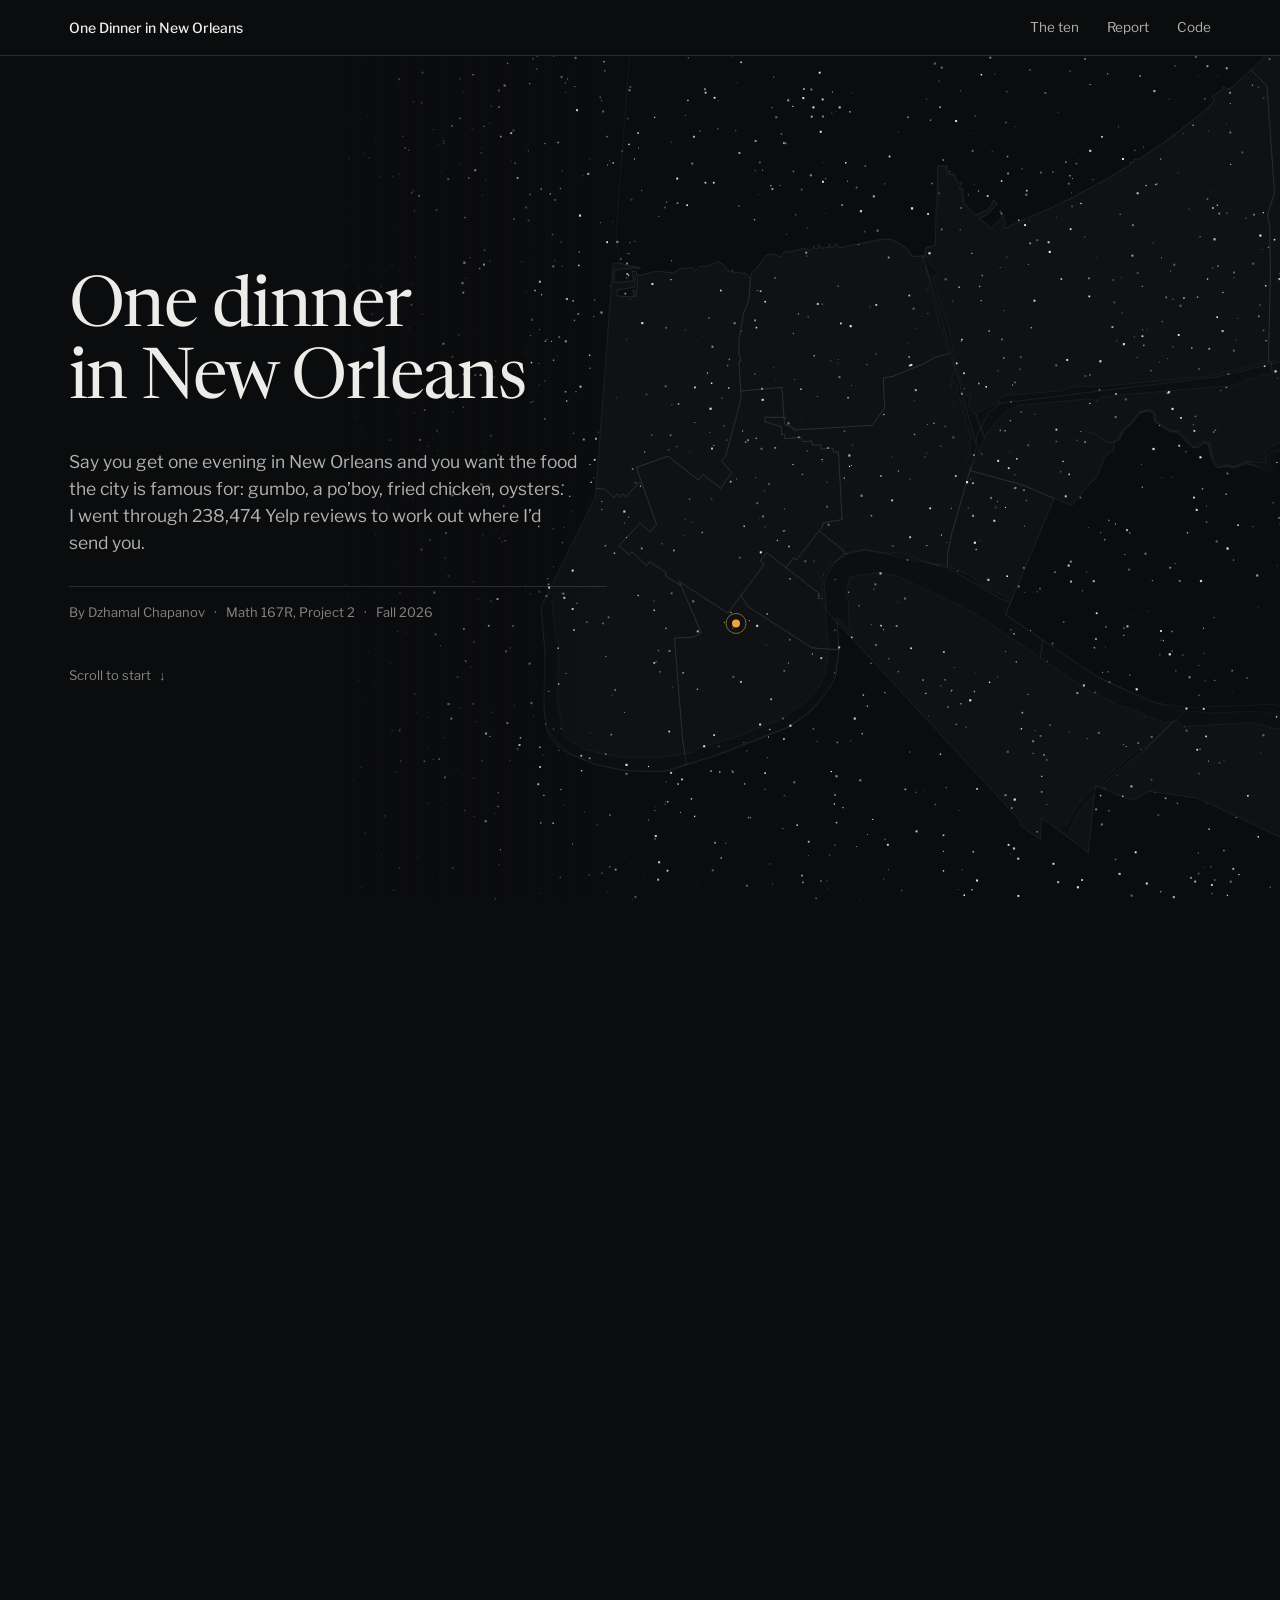
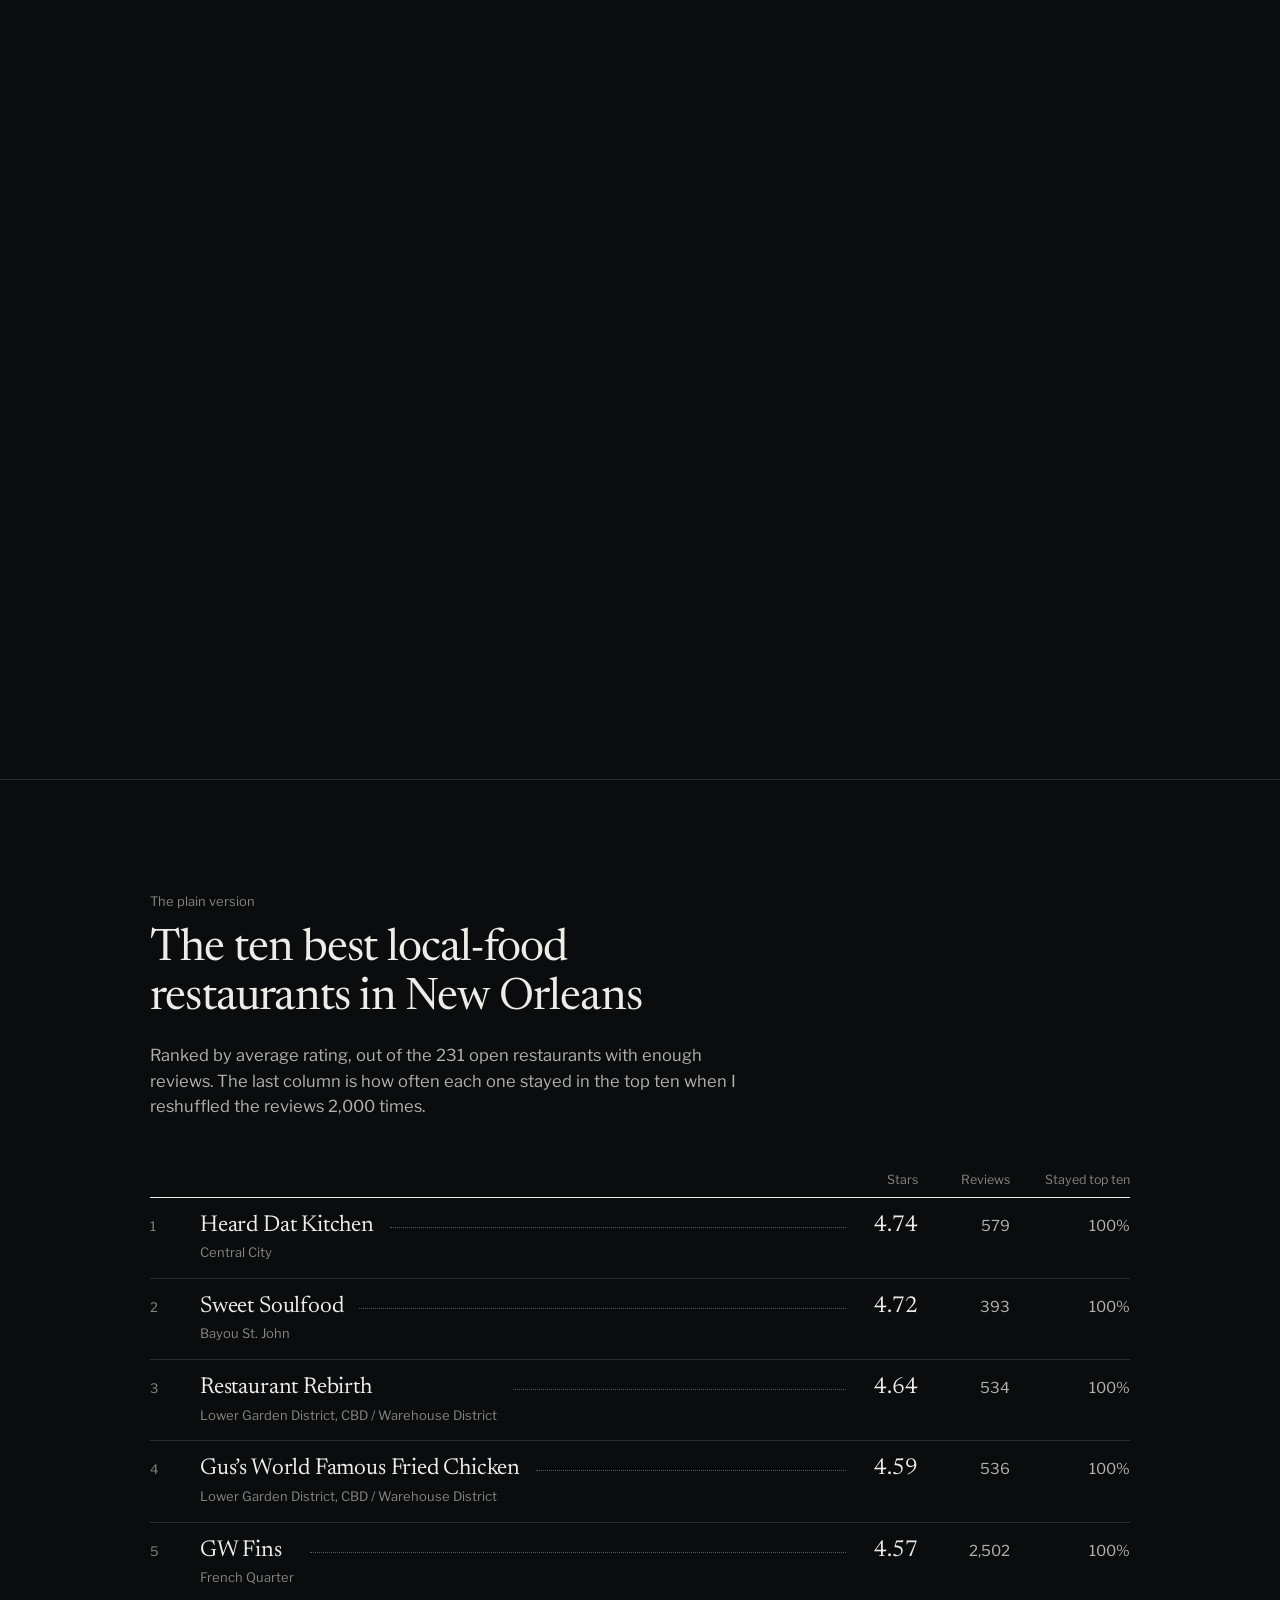
<file: index.html>
<!doctype html>
<html lang="en">
<head>
<meta charset="utf-8">
<meta name="viewport" content="width=device-width, initial-scale=1">
<title>One Dinner in New Orleans</title>
<meta name="description" content="You get one evening in New Orleans and you want the food the city is famous for. I went through 238,474 Yelp reviews to work out where to send you.">
<meta name="theme-color" content="#0b0c0e">
<meta property="og:type" content="article">
<meta property="og:title" content="One Dinner in New Orleans">
<meta property="og:description" content="238,474 Yelp reviews, 231 restaurants, one evening. Where to eat local food in New Orleans, and which part of town gives you the best odds.">
<meta property="og:url" content="https://jamv8.github.io/where-to-eat-local-in-new-orleans/">
<link rel="icon" href="data:image/svg+xml,%3Csvg xmlns='http://www.w3.org/2000/svg' viewBox='0 0 32 32'%3E%3Crect width='32' height='32' rx='6' fill='%230b0c0e'/%3E%3Ccircle cx='16' cy='16' r='5' fill='%23f0a63a'/%3E%3Ccircle cx='16' cy='16' r='10.5' fill='none' stroke='%23f0a63a' stroke-opacity='.55' stroke-width='1.5'/%3E%3C/svg%3E">
<link rel="preconnect" href="https://fonts.googleapis.com">
<link rel="preconnect" href="https://fonts.gstatic.com" crossorigin>
<link href="https://fonts.googleapis.com/css2?family=Libre+Franklin:wght@400;500;600&family=Newsreader:ital,opsz,wght@0,6..72,300..600;1,6..72,300..600&display=swap" rel="stylesheet">
<link rel="stylesheet" href="assets/site.css?v=5">
</head>
<body>
<a class="skip" href="#the-ten">Skip to the list of ten restaurants</a>

<canvas id="sky" aria-hidden="true"></canvas>
<div class="shade" aria-hidden="true"></div>

<header class="bar">
  <a class="mark" href="#top">One Dinner in New Orleans</a>
  <nav>
    <a href="#the-ten">The ten</a>
    <a href="report.html">Report</a>
    <a href="https://github.com/JamV8/where-to-eat-local-in-new-orleans">Code</a>
  </nav>
</header>
<div class="progress" aria-hidden="true"><i id="progress"></i></div>

<aside class="legend" id="legend" aria-label="How to read the map">
  <ul>
    <li data-key="lights"><span class="swatch dot"></span><span class="t" data-short="a restaurant">One light is one restaurant</span></li>
    <li data-key="bright"><span class="swatch sizes"><i></i><i></i><i></i></span><span class="t" data-short="more reviews">Bigger means more reviews</span></li>
    <li data-key="warm"><span class="swatch ramp"><i></i><i></i><i></i></span><span class="t" data-short="lower to higher rating">Gold: the top quarter. Blue: below the middle</span></li>
    <li data-key="flick"><span class="swatch flick"></span><span class="t" data-short="less certain">Flicker: fewer reviews, less certain</span></li>
    <li data-key="rings"><span class="swatch ring"></span><span class="t" data-short="top ten now">Ring: in the top ten on this draw</span></li>
  </ul>
</aside>

<div class="tip" id="tip" hidden></div>

<main id="top" class="story">

  <section class="step hero" data-scene="0">
    <div class="copy">
      <h1>One dinner<br>in New Orleans</h1>
      <p class="lede">Say you get one evening in New Orleans and you want the food the city is famous for: gumbo, a po’boy, fried chicken, oysters. I went through <span data-n="themeReviews"></span> Yelp reviews to work out where I’d send you.</p>
      <p class="byline">By Dzhamal Chapanov<span>Math 167R, Project 2</span><span>Fall 2026</span></p>
      <p class="cue">Scroll to start</p>
    </div>
  </section>

  <section class="step" data-scene="1">
    <div class="copy">
      <p class="label">The reviews</p>
      <h2>It starts with seven million reviews.</h2>
      <p class="counter"><b id="countUp"></b><span>reviews so far</span></p>
      <p>Yelp publishes a big slice of its reviews for teaching and research. It arrives as one 5 GB file. Every dot on your screen is a thousand reviews, and they keep coming as you scroll.</p>
    </div>
  </section>

  <section class="step" data-scene="2">
    <div class="copy">
      <p class="label">The filter</p>
      <h2>Most of them have nothing to do with my question.</h2>
      <p class="counter"><b id="countDown"></b><span>reviews left</span></p>
      <p>The file covers cities across the U.S. and Canada, and two thirds of the businesses in it aren’t restaurants at all. I kept the New Orleans restaurants that serve Cajun or Creole food, Southern food, soul food or seafood. Watch where their reviews land.</p>
    </div>
  </section>

  <section class="step" data-scene="3">
    <div class="copy">
      <p class="label">Your guess</p>
      <h2>Before I tell you anything, where would you go?</h2>
      <p>Each light is a restaurant: the <b data-n="ranked"></b> local-food places that are still open and have enough reviews to judge. <span class="can-hover">Click</span><span class="no-hover">Tap</span> the part of town you’d head for. I’ll come back to it.</p>
      <div class="guess" id="guess" aria-live="polite"></div>
    </div>
  </section>

  <section class="step" data-scene="4">
    <div class="copy">
      <p class="label">Brightness</p>
      <h2>This is where the reviews are.</h2>
      <p>I made each light bigger and brighter the more reviews a restaurant has. The French Quarter and the business district next door take over the map: <b id="centerShare"></b> of the restaurants and <b id="centerReviews"></b> of the reviews. That’s where visitors stay, so that’s where they eat.</p>
    </div>
  </section>

  <section class="step" data-scene="5">
    <div class="copy">
      <p class="label">Color</p>
      <h2>And this is where the good ones are.</h2>
      <p>Same lights, now colored by rating. Gold is the top quarter of the city: <b id="greatCount"></b> restaurants at <b id="greatCut"></b> stars or better. Blue is below the middle of the pack.</p>
      <p class="pull">Look at the center. It’s the brightest part of the map, and a lot of it is blue.</p>
      <p>The average restaurant in the French Quarter and the business district rates <b id="centerAvg"></b>. In the rest of the city it’s <b id="restAvg"></b>.</p>
    </div>
  </section>

  <section class="step" data-scene="6">
    <div class="copy">
      <p class="label">The best odds</p>
      <h2>Your best odds are in <span id="bestName"></span></h2>
      <p>The city’s planners count this as one district. <b id="bestGreat"></b> of its <b id="bestCount"></b> restaurants are gold. In the French Quarter it’s <b id="fqGreat"></b> of <b id="fqCount"></b>.</p>
      <div class="bars" id="bars" role="img" aria-label="Share of restaurants in the city's top quarter, by part of town"></div>
      <p class="note" id="guessRecall"></p>
      <p class="note" id="runnerUp"></p>
    </div>
  </section>

  <section class="step" data-scene="7">
    <div class="copy">
      <p class="label">Doubt</p>
      <h2>How far can you trust a star rating?</h2>
      <p>A rating is only what the people who wrote reviews happened to think. Ask a different crowd and it shifts. So I let the lights flicker: the fewer reviews behind a rating, the more it shakes.</p>
      <p><span id="steady"></span> A place with <span id="fewest"></span> can’t sit still.</p>
    </div>
  </section>

  <section class="step" data-scene="8">
    <div class="copy">
      <p class="label">The shake test</p>
      <h2>So I shook the top ten.</h2>
      <p>For every restaurant I draw a new set of reviews out of its own reviews: the same number, repeats allowed. Then I rank all <span data-n="ranked"></span> again. You’re watching that happen. A ring means the place made the top ten on this draw.</p>
      <p class="pull"><span id="surePlaces"></span> of the ten are there almost every time. The other seats keep changing hands.</p>
      <ol class="live" id="live" aria-label="The top ten of the current draw"></ol>
      <p class="note" id="liveInfo"></p>
    </div>
  </section>

  <section class="step" data-scene="9">
    <div class="copy">
      <p class="label">Whose stars</p>
      <h2>Whose four stars are these?</h2>
      <p>Some people give nearly everything five stars, so a four from them is a letdown. Others are hard to please, and a four from them is a rave. I took the <b data-n="activeReviewers"></b> reviewers with at least five reviews of local-food restaurants here, and asked how each place did against that person’s own average.</p>
      <div class="switch" role="group" aria-label="Whose ratings rank the restaurants">
        <button type="button" id="everyone" aria-pressed="true">Everyone’s stars</button>
        <button type="button" id="regulars" aria-pressed="false">Regulars, adjusted</button>
      </div>
      <p class="pull"><span id="stayCount"></span> of the ten hold up.</p>
      <p class="note" id="movers"></p>
    </div>
  </section>

  <section class="step table" data-scene="10">
    <div class="copy">
      <p class="label">Your table</p>
      <h2>So, one dinner.</h2>
      <p>Here’s where I’d send you. Change the rules if you like.</p>
      <div class="chooser">
        <div class="switch" role="group" aria-label="How sure do you want to be">
          <button type="button" id="safe" aria-pressed="true">Play it safe</button>
          <button type="button" id="gamble" aria-pressed="false">Take a chance</button>
        </div>
        <label class="where">in <select id="where" aria-label="Part of town"></select></label>
      </div>
      <article class="ticket" id="ticket" aria-live="polite"></article>
      <button type="button" class="again" id="again">Show me another</button>
    </div>
  </section>

</main>

<footer class="end" id="the-ten">
  <div class="wrap">
    <p class="label plain-label">The plain version</p>
    <h2>The ten best local-food restaurants in New Orleans</h2>
    <p class="lede">Ranked by average rating, out of the <span data-n="ranked"></span> open restaurants with enough reviews. The last column is how often each one stayed in the top ten when I reshuffled the reviews 2,000 times.</p>
    <div class="ten-head" aria-hidden="true"><span>Stars</span><span>Reviews</span><span>Stayed top ten</span></div>
    <ol class="ten" id="ten"></ol>

    <div class="cols">
      <div>
        <h3>What this can’t tell you</h3>
        <ul class="plain">
          <li>Whether a place is still open. The reviews stop in <span id="lastMonth"></span>.</li>
          <li>What people who never write reviews think.</li>
          <li>Whether Yelp’s labels are right. A fried-chicken chain from Tennessee is on the list because Yelp files it under Southern.</li>
          <li>Anything about new or small places. A restaurant needed 30 reviews from regulars to be ranked.</li>
        </ul>
      </div>
      <div>
        <h3>How it was made</h3>
        <p>Every number here comes from the same result files as my report for Math 167R. The page calculates nothing on its own except the live reshuffles, and those use each restaurant’s real star counts.</p>
        <p class="links"><a href="report.html">Read the report</a><a href="AI_prompts.html">How I used AI</a><a href="https://github.com/JamV8/where-to-eat-local-in-new-orleans">See the code</a></p>
      </div>
    </div>

    <p class="sign">Dzhamal Chapanov · Math 167R, Project 2 · Yelp Open Dataset, <span data-n="firstYear" data-plain></span> to <span id="lastMonth2"></span> · Maps: City of New Orleans and U.S. Census Bureau</p>
  </div>
</footer>

<script src="assets/data/site_data.js?v=5"></script>
<script src="assets/site.js?v=5"></script>
</body>
</html>
</file>
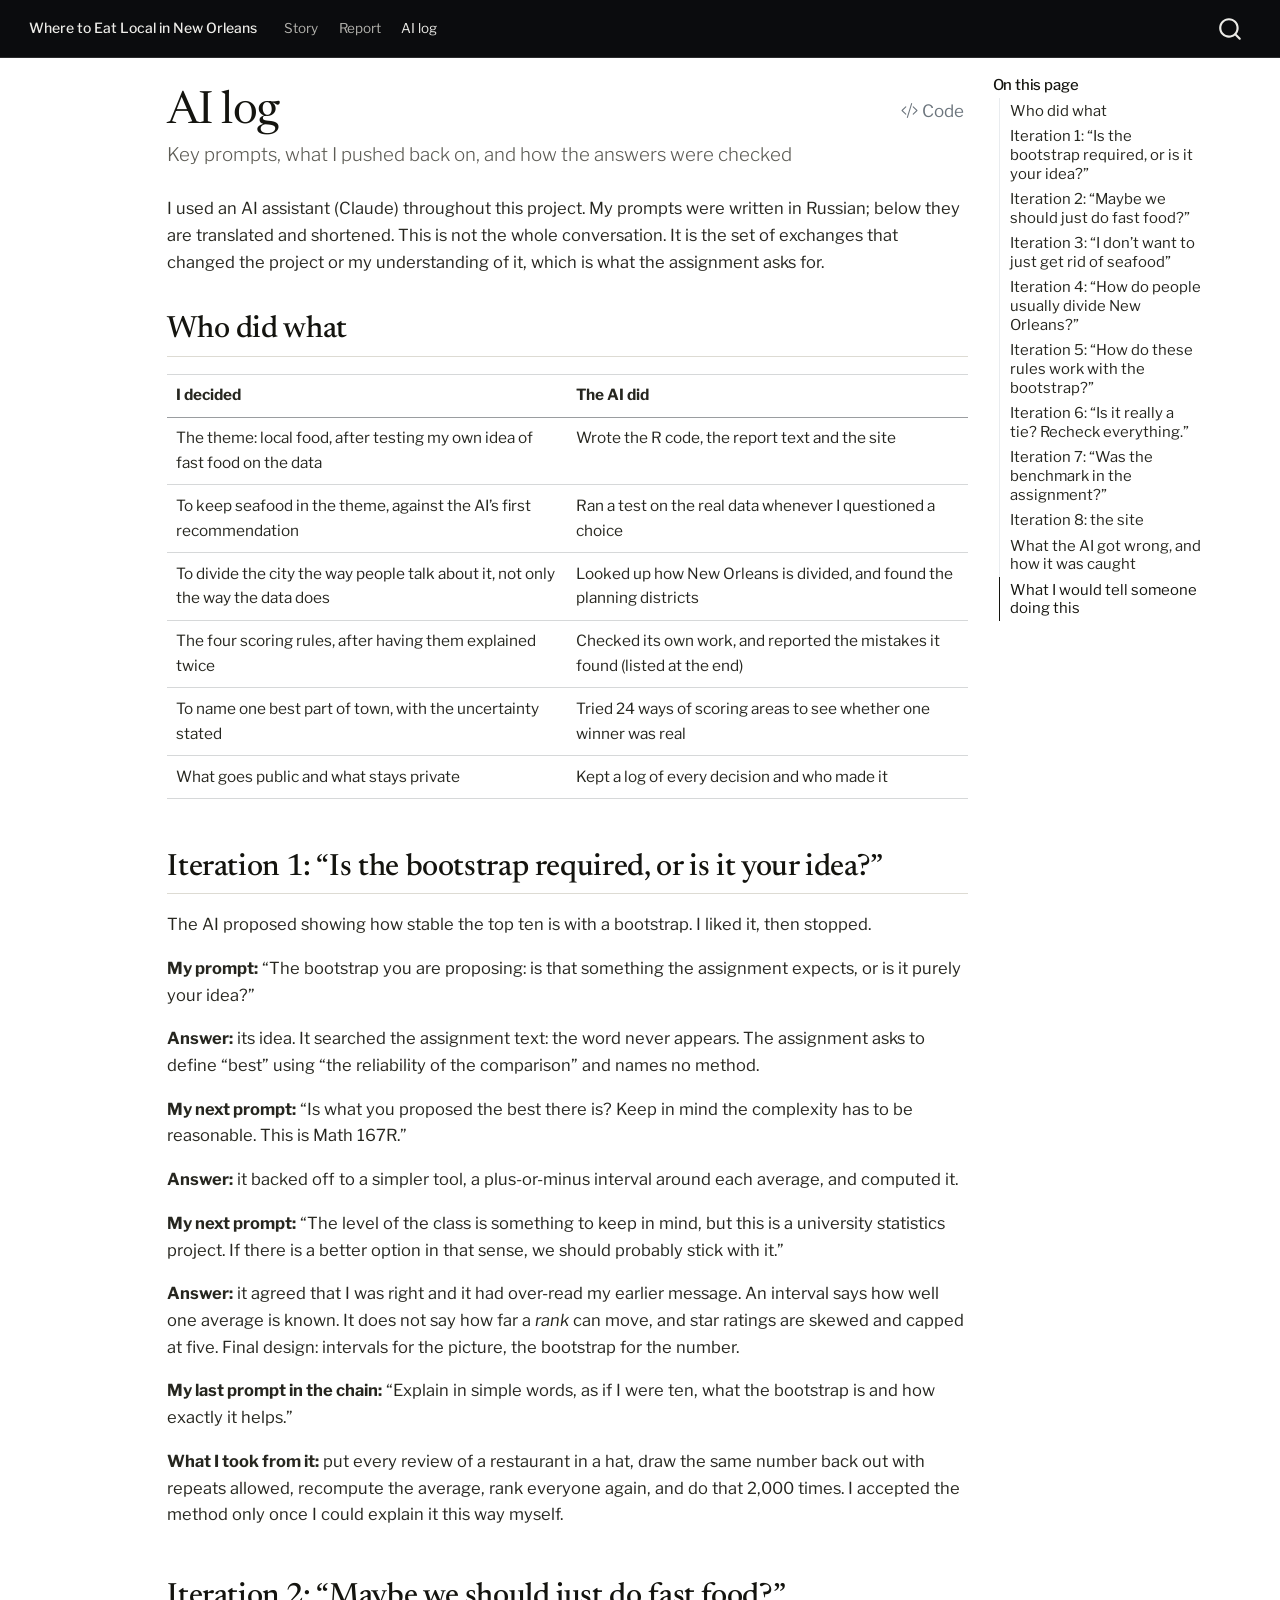
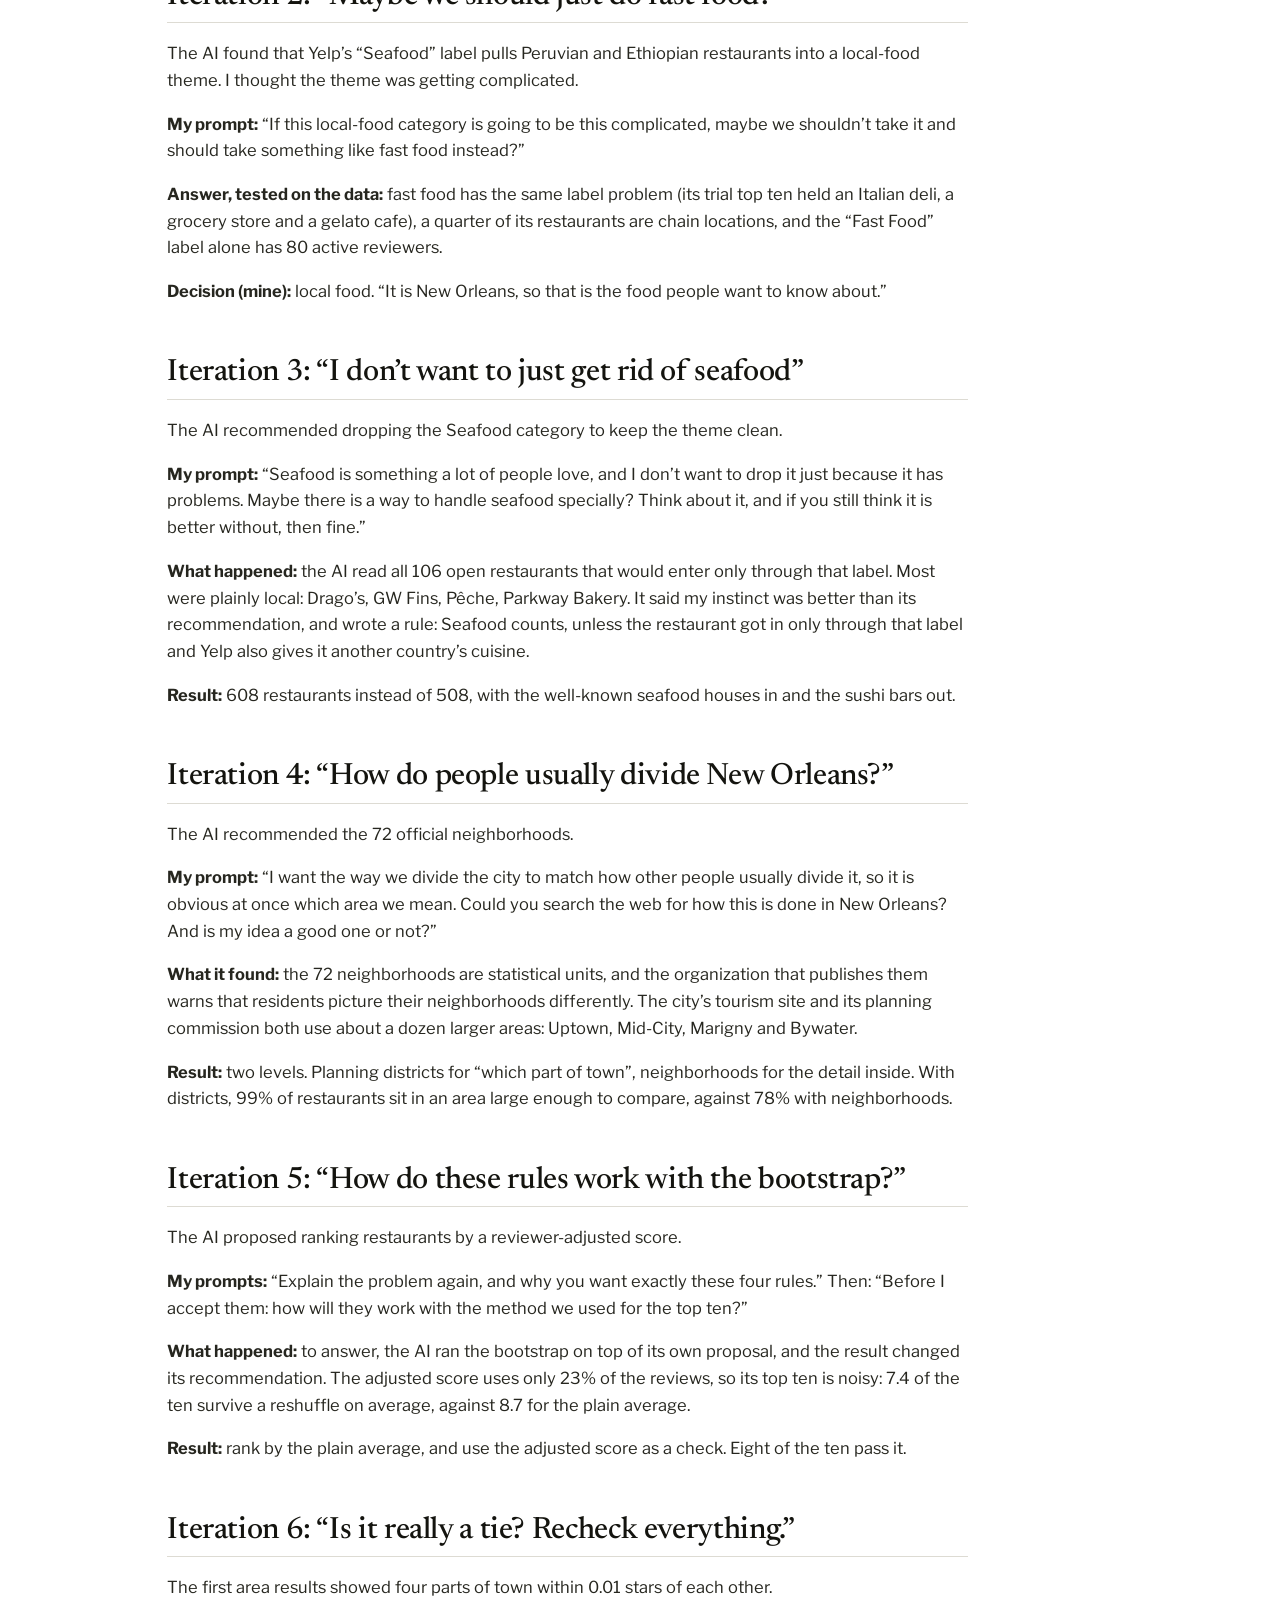
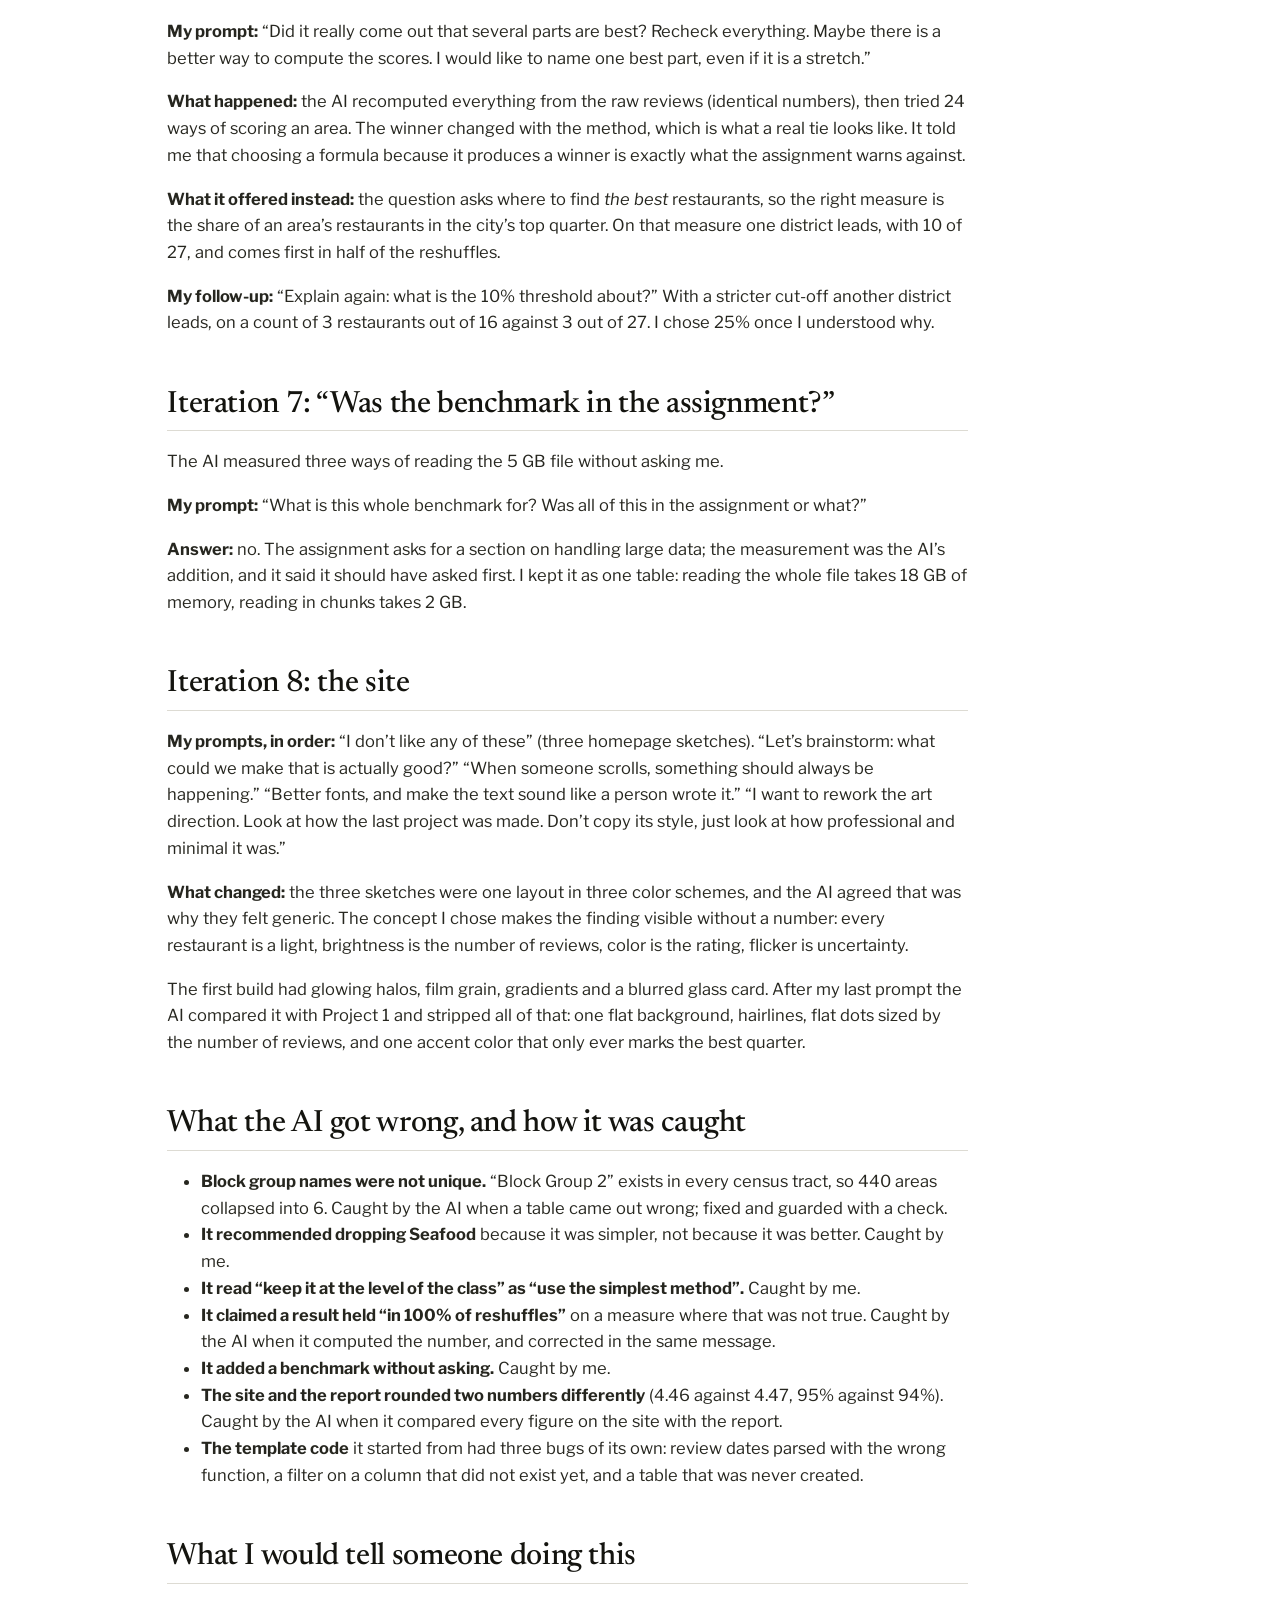
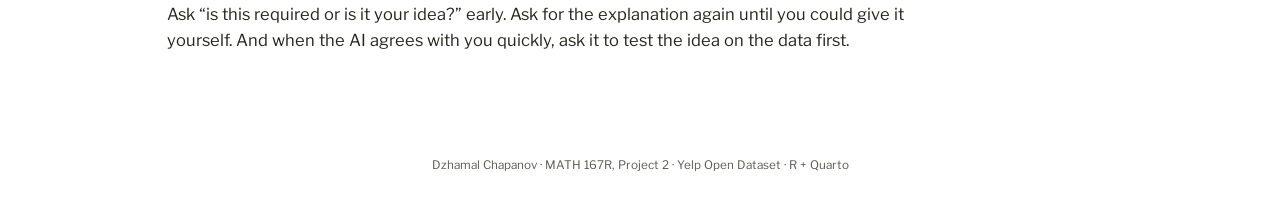
<file: docs/AI_prompts.html>
<!DOCTYPE html>
<html xmlns="http://www.w3.org/1999/xhtml" lang="en" xml:lang="en"><head>

<meta charset="utf-8">
<meta name="generator" content="quarto-1.11.9">

<meta name="viewport" content="width=device-width, initial-scale=1.0, user-scalable=yes">


<title>AI log – Where to Eat Local in New Orleans</title>
<style>
/* Default styles provided by pandoc.
** See https://pandoc.org/MANUAL.html#variables-for-html for config info.
*/
span.smallcaps{font-variant: small-caps;}
div.columns{display: flex; gap: 1.5em;}
div.column{flex: auto;}
@media screen {
div.columns{gap: min(4vw, 1.5em);}
div.column{overflow-x: auto;}
}
div.hanging-indent{margin-left: 1.5em; text-indent: -1.5em;}
ul.task-list{list-style: none;}
ul.task-list li input[type="checkbox"] {
  width: 0.8em;
  margin: 0 0.8em 0.2em -1em; /* quarto-specific, see https://github.com/quarto-dev/quarto-cli/issues/4556 */ 
  vertical-align: middle;
}
/* CSS for syntax highlighting */
html { -webkit-text-size-adjust: 100%; }
pre > code.sourceCode { white-space: pre; position: relative; }
pre > code.sourceCode > span { display: inline-block; line-height: 1.25; }
pre > code.sourceCode > span:empty { height: 1.2em; }
.sourceCode { overflow: visible; }
code.sourceCode > span { color: inherit; text-decoration: inherit; }
div.sourceCode { margin: 1em 0; }
pre.sourceCode { margin: 0; }
@media screen {
div.sourceCode { overflow: auto; }
}
@media print {
pre > code.sourceCode { white-space: pre-wrap; }
pre > code.sourceCode > span { text-indent: -5em; padding-left: 5em; }
}
pre.numberSource code
  { counter-reset: source-line 0; }
pre.numberSource code > span
  { position: relative; left: -4em; counter-increment: source-line; }
pre.numberSource code > span > a:first-child::before
  { content: counter(source-line);
    position: relative; left: -1em; text-align: right; vertical-align: baseline;
    border: none; display: inline-block;
    -webkit-touch-callout: none; -webkit-user-select: none;
    -khtml-user-select: none; -moz-user-select: none;
    -ms-user-select: none; user-select: none;
    padding: 0 4px; width: 4em;
  }
pre.numberSource { margin-left: 3em;  padding-left: 4px; }
div.sourceCode
  {   }
@media screen {
pre > code.sourceCode > span > a:first-child::before { text-decoration: underline; }
}
</style>


<script src="site_libs/quarto-nav/quarto-nav.js"></script>
<script src="site_libs/quarto-nav/headroom.min.js"></script>
<script src="site_libs/clipboard/clipboard.min.js"></script>
<script src="site_libs/quarto-search/autocomplete.umd.js"></script>
<script src="site_libs/quarto-search/fuse.min.js"></script>
<script src="site_libs/quarto-search/quarto-search.js"></script>
<meta name="quarto:offset" content="./">
<script src="site_libs/quarto-html/quarto.js" type="module"></script>
<script src="site_libs/quarto-html/tabsets/tabsets.js" type="module"></script>
<script src="site_libs/quarto-html/scrollable-regions/scrollable-regions.js" type="module"></script>
<script src="site_libs/quarto-html/popper.min.js"></script>
<script src="site_libs/quarto-html/tippy.umd.min.js"></script>
<script src="site_libs/quarto-html/anchor.min.js"></script>
<link href="site_libs/quarto-html/tippy.css" rel="stylesheet">
<link href="site_libs/quarto-html/quarto-syntax-highlighting-63b5708e65d6cd79cd7618c58d0c21e7.css" rel="stylesheet" id="quarto-text-highlighting-styles">
<script src="site_libs/bootstrap/bootstrap.min.js"></script>
<link href="site_libs/bootstrap/bootstrap-icons.css" rel="stylesheet">
<link href="site_libs/bootstrap/bootstrap-f5d2e4ac64b0cbf6586f61d27adb2ddf.min.css" rel="stylesheet" append-hash="true" id="quarto-bootstrap" data-mode="light">
<script id="quarto-search-options" type="application/json">{
  "location": "navbar",
  "copy-button": false,
  "collapse-after": 3,
  "panel-placement": "end",
  "type": "overlay",
  "limit": 50,
  "keyboard-shortcut": [
    "f",
    "/",
    "s"
  ],
  "show-item-context": false,
  "language": {
    "search-no-results-text": "No results",
    "search-matching-documents-text": "matching documents",
    "search-copy-link-title": "Copy link to search",
    "search-hide-matches-text": "Hide additional matches",
    "search-more-match-text": "more match in this document",
    "search-more-matches-text": "more matches in this document",
    "search-clear-button-title": "Clear",
    "search-text-placeholder": "",
    "search-detached-cancel-button-title": "Cancel",
    "search-submit-button-title": "Submit",
    "search-label": "Search"
  }
}</script>
<style>html{ scroll-behavior: smooth; }</style>
<link rel="preconnect" href="https://fonts.googleapis.com">
<link rel="preconnect" href="https://fonts.gstatic.com" crossorigin="">
<link href="https://fonts.googleapis.com/css2?family=Libre+Franklin:wght@400;500;600;700&amp;family=Newsreader:opsz,wght@6..72,400..600&amp;display=swap" rel="stylesheet">
<link rel="icon" href="data:image/svg+xml,%3Csvg xmlns='http://www.w3.org/2000/svg' viewBox='0 0 32 32'%3E%3Crect width='32' height='32' rx='6' fill='%230b0c0e'/%3E%3Ccircle cx='16' cy='16' r='5' fill='%23f0a63a'/%3E%3Ccircle cx='16' cy='16' r='10.5' fill='none' stroke='%23f0a63a' stroke-opacity='.55' stroke-width='1.5'/%3E%3C/svg%3E">


<link rel="stylesheet" href="assets/report.css">
</head>

<body class="nav-fixed quarto-light"><a id="quarto-skip-link" class="visually-hidden-focusable" href="#quarto-document-content">Skip to main content</a>

<div id="quarto-search-results"></div>
  <header id="quarto-header" class="headroom fixed-top">
    <nav class="navbar navbar-expand-lg " data-bs-theme="dark" aria-label="Site">
      <div class="navbar-container container-fluid">
      <div class="navbar-brand-container mx-auto">
    <a class="navbar-brand" href="./index.html">
    <span class="navbar-title">Where to Eat Local in New Orleans</span>
    </a>
  </div>
          <button class="navbar-toggler" type="button" data-bs-toggle="collapse" data-bs-target="#navbarCollapse" aria-controls="navbarCollapse" aria-expanded="false" aria-label="Toggle navigation" onclick="if (window.quartoToggleHeadroom) { window.quartoToggleHeadroom(); }">
  <span class="navbar-toggler-icon"></span>
</button>
          <div class="collapse navbar-collapse" id="navbarCollapse">
            <ul class="navbar-nav navbar-nav-scroll me-auto">
  <li class="nav-item">
    <a class="nav-link" href="./index.html"> 
<span class="menu-text">Story</span></a>
  </li>  
  <li class="nav-item">
    <a class="nav-link" href="./report.html"> 
<span class="menu-text">Report</span></a>
  </li>  
  <li class="nav-item">
    <a class="nav-link active" href="./AI_prompts.html" aria-current="page"> 
<span class="menu-text">AI log</span></a>
  </li>  
</ul>
          </div> <!-- /navcollapse -->
            <div class="quarto-navbar-tools">
</div>
            <div id="quarto-search" class="" title="Search"></div>
      </div> <!-- /container-fluid -->
    </nav>
</header>
<!-- content -->
<div id="quarto-content" class="quarto-container page-columns page-rows-contents page-layout-article page-navbar">
<!-- sidebar -->
<!-- margin-sidebar -->
    <div id="quarto-margin-sidebar" class="sidebar margin-sidebar">
        <nav id="TOC" role="doc-toc" aria-labelledby="toc-title" class="toc-active">
    <h2 id="toc-title">On this page</h2>
   
  <ul class="collapse">
  <li><a href="#who-did-what" id="toc-who-did-what" class="nav-link active" data-scroll-target="#who-did-what">Who did what</a></li>
  <li><a href="#iteration-1-is-the-bootstrap-required-or-is-it-your-idea" id="toc-iteration-1-is-the-bootstrap-required-or-is-it-your-idea" class="nav-link" data-scroll-target="#iteration-1-is-the-bootstrap-required-or-is-it-your-idea">Iteration 1: “Is the bootstrap required, or is it your idea?”</a></li>
  <li><a href="#iteration-2-maybe-we-should-just-do-fast-food" id="toc-iteration-2-maybe-we-should-just-do-fast-food" class="nav-link" data-scroll-target="#iteration-2-maybe-we-should-just-do-fast-food">Iteration 2: “Maybe we should just do fast food?”</a></li>
  <li><a href="#iteration-3-i-dont-want-to-just-get-rid-of-seafood" id="toc-iteration-3-i-dont-want-to-just-get-rid-of-seafood" class="nav-link" data-scroll-target="#iteration-3-i-dont-want-to-just-get-rid-of-seafood">Iteration 3: “I don’t want to just get rid of seafood”</a></li>
  <li><a href="#iteration-4-how-do-people-usually-divide-new-orleans" id="toc-iteration-4-how-do-people-usually-divide-new-orleans" class="nav-link" data-scroll-target="#iteration-4-how-do-people-usually-divide-new-orleans">Iteration 4: “How do people usually divide New Orleans?”</a></li>
  <li><a href="#iteration-5-how-do-these-rules-work-with-the-bootstrap" id="toc-iteration-5-how-do-these-rules-work-with-the-bootstrap" class="nav-link" data-scroll-target="#iteration-5-how-do-these-rules-work-with-the-bootstrap">Iteration 5: “How do these rules work with the bootstrap?”</a></li>
  <li><a href="#iteration-6-is-it-really-a-tie-recheck-everything." id="toc-iteration-6-is-it-really-a-tie-recheck-everything." class="nav-link" data-scroll-target="#iteration-6-is-it-really-a-tie-recheck-everything.">Iteration 6: “Is it really a tie? Recheck everything.”</a></li>
  <li><a href="#iteration-7-was-the-benchmark-in-the-assignment" id="toc-iteration-7-was-the-benchmark-in-the-assignment" class="nav-link" data-scroll-target="#iteration-7-was-the-benchmark-in-the-assignment">Iteration 7: “Was the benchmark in the assignment?”</a></li>
  <li><a href="#iteration-8-the-site" id="toc-iteration-8-the-site" class="nav-link" data-scroll-target="#iteration-8-the-site">Iteration 8: the site</a></li>
  <li><a href="#what-the-ai-got-wrong-and-how-it-was-caught" id="toc-what-the-ai-got-wrong-and-how-it-was-caught" class="nav-link" data-scroll-target="#what-the-ai-got-wrong-and-how-it-was-caught">What the AI got wrong, and how it was caught</a></li>
  <li><a href="#what-i-would-tell-someone-doing-this" id="toc-what-i-would-tell-someone-doing-this" class="nav-link" data-scroll-target="#what-i-would-tell-someone-doing-this">What I would tell someone doing this</a></li>
  </ul>
</nav>
    </div>
<!-- main -->
<main class="content" id="quarto-document-content" tabindex="-1">

<header id="title-block-header" class="quarto-title-block default">
<div class="quarto-title">
<div class="quarto-title-block"><div><h1 class="title">AI log</h1><button type="button" class="btn code-tools-button" id="quarto-code-tools-source"><i class="bi"></i> Code</button></div></div>
<p class="subtitle lead">Key prompts, what I pushed back on, and how the answers were checked</p>
</div>



<div class="quarto-title-meta">

    
  
    
  </div>
  


</header>


<p>I used an AI assistant (Claude) throughout this project. My prompts were written in Russian; below they are translated and shortened. This is not the whole conversation. It is the set of exchanges that changed the project or my understanding of it, which is what the assignment asks for.</p>
<section id="who-did-what" class="level2">
<h2 class="anchored" data-anchor-id="who-did-what">Who did what</h2>
<table class="caption-top table">
<colgroup>
<col style="width: 50%">
<col style="width: 50%">
</colgroup>
<thead>
<tr class="header">
<th>I decided</th>
<th>The AI did</th>
</tr>
</thead>
<tbody>
<tr class="odd">
<td>The theme: local food, after testing my own idea of fast food on the data</td>
<td>Wrote the R code, the report text and the site</td>
</tr>
<tr class="even">
<td>To keep seafood in the theme, against the AI’s first recommendation</td>
<td>Ran a test on the real data whenever I questioned a choice</td>
</tr>
<tr class="odd">
<td>To divide the city the way people talk about it, not only the way the data does</td>
<td>Looked up how New Orleans is divided, and found the planning districts</td>
</tr>
<tr class="even">
<td>The four scoring rules, after having them explained twice</td>
<td>Checked its own work, and reported the mistakes it found (listed at the end)</td>
</tr>
<tr class="odd">
<td>To name one best part of town, with the uncertainty stated</td>
<td>Tried 24 ways of scoring areas to see whether one winner was real</td>
</tr>
<tr class="even">
<td>What goes public and what stays private</td>
<td>Kept a log of every decision and who made it</td>
</tr>
</tbody>
</table>
</section>
<section id="iteration-1-is-the-bootstrap-required-or-is-it-your-idea" class="level2">
<h2 class="anchored" data-anchor-id="iteration-1-is-the-bootstrap-required-or-is-it-your-idea">Iteration 1: “Is the bootstrap required, or is it your idea?”</h2>
<p>The AI proposed showing how stable the top ten is with a bootstrap. I liked it, then stopped.</p>
<p><strong>My prompt:</strong> “The bootstrap you are proposing: is that something the assignment expects, or is it purely your idea?”</p>
<p><strong>Answer:</strong> its idea. It searched the assignment text: the word never appears. The assignment asks to define “best” using “the reliability of the comparison” and names no method.</p>
<p><strong>My next prompt:</strong> “Is what you proposed the best there is? Keep in mind the complexity has to be reasonable. This is Math 167R.”</p>
<p><strong>Answer:</strong> it backed off to a simpler tool, a plus-or-minus interval around each average, and computed it.</p>
<p><strong>My next prompt:</strong> “The level of the class is something to keep in mind, but this is a university statistics project. If there is a better option in that sense, we should probably stick with it.”</p>
<p><strong>Answer:</strong> it agreed that I was right and it had over-read my earlier message. An interval says how well one average is known. It does not say how far a <em>rank</em> can move, and star ratings are skewed and capped at five. Final design: intervals for the picture, the bootstrap for the number.</p>
<p><strong>My last prompt in the chain:</strong> “Explain in simple words, as if I were ten, what the bootstrap is and how exactly it helps.”</p>
<p><strong>What I took from it:</strong> put every review of a restaurant in a hat, draw the same number back out with repeats allowed, recompute the average, rank everyone again, and do that 2,000 times. I accepted the method only once I could explain it this way myself.</p>
</section>
<section id="iteration-2-maybe-we-should-just-do-fast-food" class="level2">
<h2 class="anchored" data-anchor-id="iteration-2-maybe-we-should-just-do-fast-food">Iteration 2: “Maybe we should just do fast food?”</h2>
<p>The AI found that Yelp’s “Seafood” label pulls Peruvian and Ethiopian restaurants into a local-food theme. I thought the theme was getting complicated.</p>
<p><strong>My prompt:</strong> “If this local-food category is going to be this complicated, maybe we shouldn’t take it and should take something like fast food instead?”</p>
<p><strong>Answer, tested on the data:</strong> fast food has the same label problem (its trial top ten held an Italian deli, a grocery store and a gelato cafe), a quarter of its restaurants are chain locations, and the “Fast Food” label alone has 80 active reviewers.</p>
<p><strong>Decision (mine):</strong> local food. “It is New Orleans, so that is the food people want to know about.”</p>
</section>
<section id="iteration-3-i-dont-want-to-just-get-rid-of-seafood" class="level2">
<h2 class="anchored" data-anchor-id="iteration-3-i-dont-want-to-just-get-rid-of-seafood">Iteration 3: “I don’t want to just get rid of seafood”</h2>
<p>The AI recommended dropping the Seafood category to keep the theme clean.</p>
<p><strong>My prompt:</strong> “Seafood is something a lot of people love, and I don’t want to drop it just because it has problems. Maybe there is a way to handle seafood specially? Think about it, and if you still think it is better without, then fine.”</p>
<p><strong>What happened:</strong> the AI read all 106 open restaurants that would enter only through that label. Most were plainly local: Drago’s, GW Fins, Pêche, Parkway Bakery. It said my instinct was better than its recommendation, and wrote a rule: Seafood counts, unless the restaurant got in only through that label and Yelp also gives it another country’s cuisine.</p>
<p><strong>Result:</strong> 608 restaurants instead of 508, with the well-known seafood houses in and the sushi bars out.</p>
</section>
<section id="iteration-4-how-do-people-usually-divide-new-orleans" class="level2">
<h2 class="anchored" data-anchor-id="iteration-4-how-do-people-usually-divide-new-orleans">Iteration 4: “How do people usually divide New Orleans?”</h2>
<p>The AI recommended the 72 official neighborhoods.</p>
<p><strong>My prompt:</strong> “I want the way we divide the city to match how other people usually divide it, so it is obvious at once which area we mean. Could you search the web for how this is done in New Orleans? And is my idea a good one or not?”</p>
<p><strong>What it found:</strong> the 72 neighborhoods are statistical units, and the organization that publishes them warns that residents picture their neighborhoods differently. The city’s tourism site and its planning commission both use about a dozen larger areas: Uptown, Mid-City, Marigny and Bywater.</p>
<p><strong>Result:</strong> two levels. Planning districts for “which part of town”, neighborhoods for the detail inside. With districts, 99% of restaurants sit in an area large enough to compare, against 78% with neighborhoods.</p>
</section>
<section id="iteration-5-how-do-these-rules-work-with-the-bootstrap" class="level2">
<h2 class="anchored" data-anchor-id="iteration-5-how-do-these-rules-work-with-the-bootstrap">Iteration 5: “How do these rules work with the bootstrap?”</h2>
<p>The AI proposed ranking restaurants by a reviewer-adjusted score.</p>
<p><strong>My prompts:</strong> “Explain the problem again, and why you want exactly these four rules.” Then: “Before I accept them: how will they work with the method we used for the top ten?”</p>
<p><strong>What happened:</strong> to answer, the AI ran the bootstrap on top of its own proposal, and the result changed its recommendation. The adjusted score uses only 23% of the reviews, so its top ten is noisy: 7.4 of the ten survive a reshuffle on average, against 8.7 for the plain average.</p>
<p><strong>Result:</strong> rank by the plain average, and use the adjusted score as a check. Eight of the ten pass it.</p>
</section>
<section id="iteration-6-is-it-really-a-tie-recheck-everything." class="level2">
<h2 class="anchored" data-anchor-id="iteration-6-is-it-really-a-tie-recheck-everything.">Iteration 6: “Is it really a tie? Recheck everything.”</h2>
<p>The first area results showed four parts of town within 0.01 stars of each other.</p>
<p><strong>My prompt:</strong> “Did it really come out that several parts are best? Recheck everything. Maybe there is a better way to compute the scores. I would like to name one best part, even if it is a stretch.”</p>
<p><strong>What happened:</strong> the AI recomputed everything from the raw reviews (identical numbers), then tried 24 ways of scoring an area. The winner changed with the method, which is what a real tie looks like. It told me that choosing a formula because it produces a winner is exactly what the assignment warns against.</p>
<p><strong>What it offered instead:</strong> the question asks where to find <em>the best</em> restaurants, so the right measure is the share of an area’s restaurants in the city’s top quarter. On that measure one district leads, with 10 of 27, and comes first in half of the reshuffles.</p>
<p><strong>My follow-up:</strong> “Explain again: what is the 10% threshold about?” With a stricter cut-off another district leads, on a count of 3 restaurants out of 16 against 3 out of 27. I chose 25% once I understood why.</p>
</section>
<section id="iteration-7-was-the-benchmark-in-the-assignment" class="level2">
<h2 class="anchored" data-anchor-id="iteration-7-was-the-benchmark-in-the-assignment">Iteration 7: “Was the benchmark in the assignment?”</h2>
<p>The AI measured three ways of reading the 5 GB file without asking me.</p>
<p><strong>My prompt:</strong> “What is this whole benchmark for? Was all of this in the assignment or what?”</p>
<p><strong>Answer:</strong> no. The assignment asks for a section on handling large data; the measurement was the AI’s addition, and it said it should have asked first. I kept it as one table: reading the whole file takes 18 GB of memory, reading in chunks takes 2 GB.</p>
</section>
<section id="iteration-8-the-site" class="level2">
<h2 class="anchored" data-anchor-id="iteration-8-the-site">Iteration 8: the site</h2>
<p><strong>My prompts, in order:</strong> “I don’t like any of these” (three homepage sketches). “Let’s brainstorm: what could we make that is actually good?” “When someone scrolls, something should always be happening.” “Better fonts, and make the text sound like a person wrote it.” “I want to rework the art direction. Look at how the last project was made. Don’t copy its style, just look at how professional and minimal it was.”</p>
<p><strong>What changed:</strong> the three sketches were one layout in three color schemes, and the AI agreed that was why they felt generic. The concept I chose makes the finding visible without a number: every restaurant is a light, brightness is the number of reviews, color is the rating, flicker is uncertainty.</p>
<p>The first build had glowing halos, film grain, gradients and a blurred glass card. After my last prompt the AI compared it with Project 1 and stripped all of that: one flat background, hairlines, flat dots sized by the number of reviews, and one accent color that only ever marks the best quarter.</p>
</section>
<section id="what-the-ai-got-wrong-and-how-it-was-caught" class="level2">
<h2 class="anchored" data-anchor-id="what-the-ai-got-wrong-and-how-it-was-caught">What the AI got wrong, and how it was caught</h2>
<ul>
<li><strong>Block group names were not unique.</strong> “Block Group 2” exists in every census tract, so 440 areas collapsed into 6. Caught by the AI when a table came out wrong; fixed and guarded with a check.</li>
<li><strong>It recommended dropping Seafood</strong> because it was simpler, not because it was better. Caught by me.</li>
<li><strong>It read “keep it at the level of the class” as “use the simplest method”.</strong> Caught by me.</li>
<li><strong>It claimed a result held “in 100% of reshuffles”</strong> on a measure where that was not true. Caught by the AI when it computed the number, and corrected in the same message.</li>
<li><strong>It added a benchmark without asking.</strong> Caught by me.</li>
<li><strong>The site and the report rounded two numbers differently</strong> (4.46 against 4.47, 95% against 94%). Caught by the AI when it compared every figure on the site with the report.</li>
<li><strong>The template code</strong> it started from had three bugs of its own: review dates parsed with the wrong function, a filter on a column that did not exist yet, and a table that was never created.</li>
</ul>
</section>
<section id="what-i-would-tell-someone-doing-this" class="level2">
<h2 class="anchored" data-anchor-id="what-i-would-tell-someone-doing-this">What I would tell someone doing this</h2>
<p>Ask “is this required or is it your idea?” early. Ask for the explanation again until you could give it yourself. And when the AI agrees with you quickly, ask it to test the idea on the data first.</p>


<!-- -->

</section>

<a onclick="window.scrollTo(0, 0); return false;" role="button" id="quarto-back-to-top"><i class="bi bi-arrow-up"></i> Back to top</a></main> <!-- /main -->
<script id="quarto-html-after-body" type="application/javascript">
  window.document.addEventListener("DOMContentLoaded", function (event) {
    const icon = "";
    const anchorJS = new window.AnchorJS();
    anchorJS.options = {
      placement: 'right',
      icon: icon
    };
    anchorJS.add('.anchored');
    const isCodeAnnotation = (el) => {
      for (const clz of el.classList) {
        if (clz.startsWith('code-annotation-')) {                     
          return true;
        }
      }
      return false;
    }
    const onCopySuccess = function(e) {
      // button target
      const button = e.trigger;
      // don't keep focus
      button.blur();
      // flash "checked"
      button.classList.add('code-copy-button-checked');
      var currentTitle = button.getAttribute("title");
      button.setAttribute("title", "Copied!");
      let tooltip;
      if (window.bootstrap) {
        button.setAttribute("data-bs-toggle", "tooltip");
        button.setAttribute("data-bs-placement", "left");
        button.setAttribute("data-bs-title", "Copied!");
        tooltip = new bootstrap.Tooltip(button, 
          { trigger: "manual", 
            customClass: "code-copy-button-tooltip",
            offset: [0, -8]});
        tooltip.show();    
      }
      setTimeout(function() {
        if (tooltip) {
          tooltip.hide();
          button.removeAttribute("data-bs-title");
          button.removeAttribute("data-bs-toggle");
          button.removeAttribute("data-bs-placement");
        }
        button.setAttribute("title", currentTitle);
        button.classList.remove('code-copy-button-checked');
      }, 1000);
      // clear code selection
      e.clearSelection();
    }
    const getTextToCopy = function(trigger) {
      const outerScaffold = trigger.parentElement.cloneNode(true);
      const codeEl = outerScaffold.querySelector('code');
      for (const childEl of codeEl.children) {
        if (isCodeAnnotation(childEl)) {
          childEl.remove();
        }
      }
      return codeEl.innerText;
    }
    const clipboard = new window.ClipboardJS('.code-copy-button:not([data-in-quarto-modal])', {
      text: getTextToCopy
    });
    clipboard.on('success', onCopySuccess);
    if (window.document.getElementById('quarto-embedded-source-code-modal')) {
      const clipboardModal = new window.ClipboardJS('.code-copy-button[data-in-quarto-modal]', {
        text: getTextToCopy,
        container: window.document.getElementById('quarto-embedded-source-code-modal')
      });
      clipboardModal.on('success', onCopySuccess);
    }
    const viewSource = window.document.getElementById('quarto-view-source') ||
                       window.document.getElementById('quarto-code-tools-source');
    if (viewSource) {
      const sourceUrl = viewSource.getAttribute("data-quarto-source-url");
      viewSource.addEventListener("click", function(e) {
        if (sourceUrl) {
          // rstudio viewer pane
          if (/\bcapabilities=\b/.test(window.location)) {
            window.open(sourceUrl);
          } else {
            window.location.href = sourceUrl;
          }
        } else {
          const modal = new bootstrap.Modal(document.getElementById('quarto-embedded-source-code-modal'));
          modal.show();
        }
        return false;
      });
    }
    function toggleCodeHandler(show) {
      return function(e) {
        const cellDetails = window.document.querySelectorAll(".cell details.code-fold");
        for (let i=0; i<cellDetails.length; i++) {
          const details = cellDetails[i];
          if (show) {
            details.open = true;
          } else {
            details.removeAttribute("open");
          }
        }
        const cellCodeDivs = window.document.querySelectorAll(".cell div.sourceCode.cell-code");
        const fromCls = show ? "hidden" : "unhidden";
        const toCls = show ? "unhidden" : "hidden";
        for (let i=0; i<cellCodeDivs.length; i++) {
          const codeDiv = cellCodeDivs[i];
          if (codeDiv.classList.contains(fromCls)) {
            codeDiv.classList.remove(fromCls);
            codeDiv.classList.add(toCls);
          } 
        }
        return false;
      }
    }
    const hideAllCode = window.document.getElementById("quarto-hide-all-code");
    if (hideAllCode) {
      hideAllCode.addEventListener("click", toggleCodeHandler(false));
    }
    const showAllCode = window.document.getElementById("quarto-show-all-code");
    if (showAllCode) {
      showAllCode.addEventListener("click", toggleCodeHandler(true));
    }
      var localhostRegex = new RegExp(/^(?:http|https):\/\/localhost\:?[0-9]*\//);
      var mailtoRegex = new RegExp(/^mailto:/);
        var filterRegex = new RegExp("https:\/\/jamv8\.github\.io\/where-to-eat-local-in-new-orleans\/");
      const newWindowLabel = "(opens in a new tab)";
      const newWindowNoteId = "quarto-ext-newwindow-label";
      // Links reference one hidden label through aria-describedby, so the
      // announcement never changes their accessible name.
      var describeNewWindow = (link) => {
        if (!window.document.getElementById(newWindowNoteId)) {
          var newWindowNote = window.document.createElement("span");
          newWindowNote.id = newWindowNoteId;
          newWindowNote.hidden = true;
          newWindowNote.textContent = newWindowLabel;
          window.document.body.appendChild(newWindowNote);
        }
        var describedBy = (link.getAttribute("aria-describedby") || "").split(/\s+/).filter(Boolean);
        if (!describedBy.includes(newWindowNoteId)) {
          describedBy.push(newWindowNoteId);
          link.setAttribute("aria-describedby", describedBy.join(" "));
        }
      }
      var isInternal = (href) => {
          return filterRegex.test(href) || localhostRegex.test(href) || mailtoRegex.test(href);
      }
      // Inspect non-navigation links and adorn them if external
      window.quartoDecorateExternalLinks = function (root) {
     var links = (root || window.document).querySelectorAll('a[href]:not(.nav-link):not(.navbar-brand):not(.toc-action):not(.sidebar-link):not(.sidebar-item-toggle):not(.pagination-link):not(.no-external):not([aria-hidden]):not(.dropdown-item):not(.quarto-navigation-tool):not(.about-link)');
      for (var i=0; i<links.length; i++) {
        const link = links[i];
        if (!isInternal(link.href)) {
          // undo the damage that might have been done by quarto-nav.js in the case of
          // links that we want to consider external
          if (link.dataset.originalHref !== undefined) {
            link.href = link.dataset.originalHref;
          }
            // target, if specified
            link.setAttribute("target", "_blank");
            if (link.getAttribute("rel") === null) {
              link.setAttribute("rel", "noopener");
            }
            describeNewWindow(link);
          if (!link.classList.contains('no-external-icon')) {
          }
        }
      }
      };
      window.quartoDecorateExternalLinks(window.document);
    // Esc closes the popup (WCAG 1.4.13) and focus leaving both trigger and
    // popup closes it (WCAG 2.4.11); tippy handles neither for interactive popups.
    const hideOnEscAndFocusOut = {
      name: 'hideOnEscAndFocusOut',
      defaultValue: true,
      fn(instance) {
        const dismiss = () => {
          // A show scheduled by the trigger delay would otherwise reopen it
          instance.clearDelayTimeouts();
          instance.hide();
        };
        const onKeyDown = (event) => {
          if (event.key !== 'Escape') {
            return;
          }
          // Keep Esc from also reaching page handlers (e.g. reveal.js overview),
          // except an open reveal.js slide menu, which Esc should close too.
          // The menu handles keys only when its keyboard option is on.
          const menuHandlesEsc = window.Reveal?.getPlugin?.('menu')?.isOpen() &&
            window.Reveal.getConfig().menu?.keyboard !== false;
          if (!menuHandlesEsc) {
            event.stopPropagation();
          }
          if (instance.popper.contains(window.document.activeElement)) {
            // Disabled while refocusing so the focus trigger does not reopen it
            instance.disable();
            instance.reference.focus();
            instance.enable();
          }
          dismiss();
        };
        const onFocusOut = (event) => {
          const target = event.relatedTarget;
          if (target && !instance.reference.contains(target) &&
              !instance.popper.contains(target)) {
            dismiss();
          }
        };
        // On the trigger too: a click trigger (code-annotations: select) has no
        // blur handling. Attached for the instance's lifetime so leaving the
        // trigger also cancels a show still pending on the trigger delay.
        instance.reference.addEventListener('focusout', onFocusOut);
        return {
          onShow() {
            window.document.addEventListener('keydown', onKeyDown, true);
            instance.popper.addEventListener('focusout', onFocusOut);
          },
          onHide() {
            window.document.removeEventListener('keydown', onKeyDown, true);
            instance.popper.removeEventListener('focusout', onFocusOut);
          },
          onDestroy() {
            instance.reference.removeEventListener('focusout', onFocusOut);
          },
        };
      },
    };
    function tippyHover(el, contentFn, onTriggerFn, onUntriggerFn) {
      const config = {
        allowHTML: true,
        maxWidth: 500,
        delay: 100,
        arrow: false,
        appendTo: function(el) {
            return el.parentElement;
        },
        interactive: true,
        interactiveBorder: 10,
        theme: 'quarto',
        placement: 'bottom-start',
        plugins: [hideOnEscAndFocusOut],
      };
      if (contentFn) {
        config.content = contentFn;
      }
      if (onTriggerFn) {
        config.onTrigger = onTriggerFn;
      }
      if (onUntriggerFn) {
        config.onUntrigger = onUntriggerFn;
      }
      window.tippy(el, config); 
    }
    const noterefs = window.document.querySelectorAll('a[role="doc-noteref"]');
    for (var i=0; i<noterefs.length; i++) {
      const ref = noterefs[i];
      tippyHover(ref, function() {
        // use id or data attribute instead here
        let href = ref.getAttribute('data-footnote-href') || ref.getAttribute('href');
        try { href = new URL(href).hash; } catch {}
        const id = href.replace(/^#\/?/, "");
        const note = window.document.getElementById(id);
        if (note) {
          return note.innerHTML;
        } else {
          return "";
        }
      });
    }
    const xrefs = window.document.querySelectorAll('a.quarto-xref');
    const processXRef = (id, note) => {
      // Strip column container classes
      const stripColumnClz = (el) => {
        el.classList.remove("page-full", "page-columns");
        if (el.children) {
          for (const child of el.children) {
            stripColumnClz(child);
          }
        }
      }
      stripColumnClz(note)
      if (id === null || id.startsWith('sec-')) {
        // Special case sections, only their first couple elements
        const container = document.createElement("div");
        if (note.children && note.children.length > 2) {
          container.appendChild(note.children[0].cloneNode(true));
          for (let i = 1; i < note.children.length; i++) {
            const child = note.children[i];
            if (child.tagName === "P" && child.innerText === "") {
              continue;
            } else {
              container.appendChild(child.cloneNode(true));
              break;
            }
          }
          if (window.Quarto?.typesetMath) {
            window.Quarto.typesetMath(container);
          }
          return container.innerHTML
        } else {
          if (window.Quarto?.typesetMath) {
            window.Quarto.typesetMath(note);
          }
          return note.innerHTML;
        }
      } else {
        // Remove any anchor links if they are present
        const anchorLink = note.querySelector('a.anchorjs-link');
        if (anchorLink) {
          anchorLink.remove();
        }
        if (window.Quarto?.typesetMath) {
          window.Quarto.typesetMath(note);
        }
        if (note.classList.contains("callout")) {
          return note.outerHTML;
        } else {
          return note.innerHTML;
        }
      }
    }
    for (var i=0; i<xrefs.length; i++) {
      const xref = xrefs[i];
      tippyHover(xref, undefined, function(instance) {
        instance.disable();
        let url = xref.getAttribute('href');
        let hash = undefined; 
        if (url.startsWith('#')) {
          hash = url;
        } else {
          try { hash = new URL(url).hash; } catch {}
        }
        if (hash) {
          const id = hash.replace(/^#\/?/, "");
          const note = window.document.getElementById(id);
          if (note !== null) {
            try {
              const html = processXRef(id, note.cloneNode(true));
              instance.setContent(html);
            } finally {
              instance.enable();
              instance.show();
            }
          } else {
            // See if we can fetch this
            fetch(url.split('#')[0])
            .then(res => res.text())
            .then(html => {
              const parser = new DOMParser();
              const htmlDoc = parser.parseFromString(html, "text/html");
              const note = htmlDoc.getElementById(id);
              if (note !== null) {
                const html = processXRef(id, note);
                instance.setContent(html);
              } 
            }).finally(() => {
              instance.enable();
              instance.show();
            });
          }
        } else {
          // See if we can fetch a full url (with no hash to target)
          // This is a special case and we should probably do some content thinning / targeting
          fetch(url)
          .then(res => res.text())
          .then(html => {
            const parser = new DOMParser();
            const htmlDoc = parser.parseFromString(html, "text/html");
            const note = htmlDoc.querySelector('main.content');
            if (note !== null) {
              // This should only happen for chapter cross references
              // (since there is no id in the URL)
              // remove the first header
              if (note.children.length > 0 && note.children[0].tagName === "HEADER") {
                note.children[0].remove();
              }
              const html = processXRef(null, note);
              instance.setContent(html);
            } 
          }).finally(() => {
            instance.enable();
            instance.show();
          });
        }
      }, function(instance) {
      });
    }
        let selectedAnnoteEl;
        const selectorForAnnotation = ( cell, annotation) => {
          let cellAttr = 'data-code-cell="' + cell + '"';
          let lineAttr = 'data-code-annotation="' +  annotation + '"';
          const selector = 'span[' + cellAttr + '][' + lineAttr + ']';
          return selector;
        }
        const selectCodeLines = (annoteEl) => {
          const doc = window.document;
          const targetCell = annoteEl.getAttribute("data-target-cell");
          const targetAnnotation = annoteEl.getAttribute("data-target-annotation");
          const annoteSpan = window.document.querySelector(selectorForAnnotation(targetCell, targetAnnotation));
          const lines = annoteSpan.getAttribute("data-code-lines").split(",");
          const lineIds = lines.map((line) => {
            return targetCell + "-" + line;
          })
          // Each band is positioned against its own containing block, which is
          // not the offsetParent of the lines, so place it from client rects.
          const placeBand = (band, firstEl, lastEl, codeBlock) => {
            const container = band.offsetParent;
            if (container === null) {
              return;
            }
            const containerRect = container.getBoundingClientRect();
            // Reveal.js scales slides with a transform, so convert client
            // pixels back to the CSS pixels of the container.
            const scale = containerRect.height / container.offsetHeight || 1;
            const firstRect = firstEl.getBoundingClientRect();
            const lastRect = lastEl.getBoundingClientRect();
            const top = (firstRect.top - containerRect.top) / scale - container.clientTop + container.scrollTop;
            const height = (lastRect.bottom - firstRect.top) / scale;
            band.style.top = top - 2 + "px";
            band.style.height = height + 4 + "px";
            if (codeBlock) {
              // Without the copy button wrapper, the containing block is wider
              // than the code block, so span the code block explicitly.
              const blockRect = codeBlock.getBoundingClientRect();
              band.style.left = (blockRect.left - containerRect.left) / scale - container.clientLeft + container.scrollLeft + "px";
              band.style.width = blockRect.width / scale + "px";
            }
          };
          if (lineIds.length > 0) {
            const el = window.document.getElementById(lineIds[0]);
            const lastEl = window.document.getElementById(lineIds[lineIds.length - 1]);
            const parent = el.parentElement.parentElement;
            // cook up a div (if necessary) and position it
            let div = window.document.getElementById("code-annotation-line-highlight");
            if (div === null) {
              div = window.document.createElement("div");
              div.setAttribute("id", "code-annotation-line-highlight");
              div.style.position = 'absolute';
              parent.appendChild(div);
            }
            placeBand(div, el, lastEl, parent.closest("div.sourceCode") || parent);
            let gutterDiv = window.document.getElementById("code-annotation-line-highlight-gutter");
            if (gutterDiv === null) {
              gutterDiv = window.document.createElement("div");
              gutterDiv.setAttribute("id", "code-annotation-line-highlight-gutter");
              gutterDiv.style.position = 'absolute';
              const codeCell = window.document.getElementById(targetCell);
              const gutter = codeCell.querySelector('.code-annotation-gutter');
              gutter.appendChild(gutterDiv);
            }
            placeBand(gutterDiv, el, lastEl);
            selectedAnnoteEl = annoteEl;
          }
        };
        const unselectCodeLines = () => {
          const elementsIds = ["code-annotation-line-highlight", "code-annotation-line-highlight-gutter"];
          elementsIds.forEach((elId) => {
            const div = window.document.getElementById(elId);
            if (div) {
              div.remove();
            }
          });
          selectedAnnoteEl = undefined;
        };
          // Handle positioning of the toggle
      window.addEventListener(
        "resize",
        throttle(() => {
          elRect = undefined;
          if (selectedAnnoteEl) {
            selectCodeLines(selectedAnnoteEl);
          }
        }, 10)
      );
      function throttle(fn, ms) {
      let throttle = false;
      let timer;
        return (...args) => {
          if(!throttle) { // first call gets through
              fn.apply(this, args);
              throttle = true;
          } else { // all the others get throttled
              if(timer) clearTimeout(timer); // cancel #2
              timer = setTimeout(() => {
                fn.apply(this, args);
                timer = throttle = false;
              }, ms);
          }
        };
      }
        // Attach click handler to the DT
        const annoteDls = window.document.querySelectorAll('dt[data-target-cell]');
        for (const annoteDlNode of annoteDls) {
          annoteDlNode.addEventListener('click', (event) => {
            const clickedEl = event.target;
            if (clickedEl !== selectedAnnoteEl) {
              unselectCodeLines();
              const activeEl = window.document.querySelector('dt[data-target-cell].code-annotation-active');
              if (activeEl) {
                activeEl.classList.remove('code-annotation-active');
              }
              selectCodeLines(clickedEl);
              clickedEl.classList.add('code-annotation-active');
            } else {
              // Unselect the line
              unselectCodeLines();
              clickedEl.classList.remove('code-annotation-active');
            }
          });
        }
    const findCites = (el) => {
      const parentEl = el.parentElement;
      if (parentEl) {
        const cites = parentEl.dataset.cites;
        if (cites) {
          return {
            el,
            cites: cites.split(' ')
          };
        } else {
          return findCites(el.parentElement)
        }
      } else {
        return undefined;
      }
    };
    var bibliorefs = window.document.querySelectorAll('a[role="doc-biblioref"]');
    for (var i=0; i<bibliorefs.length; i++) {
      const ref = bibliorefs[i];
      const citeInfo = findCites(ref);
      if (citeInfo) {
        tippyHover(citeInfo.el, function() {
          var popup = window.document.createElement('div');
          citeInfo.cites.forEach(function(cite) {
            var citeDiv = window.document.createElement('div');
            citeDiv.classList.add('hanging-indent');
            citeDiv.classList.add('csl-entry');
            var biblioDiv = window.document.getElementById('ref-' + cite);
            if (biblioDiv) {
              citeDiv.innerHTML = biblioDiv.innerHTML;
            }
            popup.appendChild(citeDiv);
          });
          return popup.innerHTML;
        });
      }
    }
  });
  </script>
  <script type="application/javascript">
  window.quartoScrollableRegionsLabels = {"code":"Scrollable code","output":"Scrollable output"};
  </script><div class="modal fade" id="quarto-embedded-source-code-modal" tabindex="-1" aria-labelledby="quarto-embedded-source-code-modal-label" aria-hidden="true"><div class="modal-dialog modal-dialog-scrollable"><div class="modal-content"><div class="modal-header"><h5 class="modal-title" id="quarto-embedded-source-code-modal-label">Source Code</h5><button class="btn-close" data-bs-dismiss="modal"></button></div><div class="modal-body"><div class="">
<div class="code-copy-outer-scaffold"><div class="sourceCode" id="cb1" data-shortcodes="false"><pre class="sourceCode markdown code-with-copy"><code class="sourceCode markdown"><span id="cb1-1"><a href="#cb1-1" aria-hidden="true" tabindex="-1"></a><span class="co">---</span></span>
<span id="cb1-2"><a href="#cb1-2" aria-hidden="true" tabindex="-1"></a><span class="an">title:</span><span class="co"> "AI log"</span></span>
<span id="cb1-3"><a href="#cb1-3" aria-hidden="true" tabindex="-1"></a><span class="an">subtitle:</span><span class="co"> "Key prompts, what I pushed back on, and how the answers were checked"</span></span>
<span id="cb1-4"><a href="#cb1-4" aria-hidden="true" tabindex="-1"></a><span class="co">---</span></span>
<span id="cb1-5"><a href="#cb1-5" aria-hidden="true" tabindex="-1"></a></span>
<span id="cb1-6"><a href="#cb1-6" aria-hidden="true" tabindex="-1"></a>I used an AI assistant (Claude) throughout this project. My prompts were written in Russian; below they</span>
<span id="cb1-7"><a href="#cb1-7" aria-hidden="true" tabindex="-1"></a>are translated and shortened. This is not the whole conversation. It is the set of exchanges that changed</span>
<span id="cb1-8"><a href="#cb1-8" aria-hidden="true" tabindex="-1"></a>the project or my understanding of it, which is what the assignment asks for.</span>
<span id="cb1-9"><a href="#cb1-9" aria-hidden="true" tabindex="-1"></a></span>
<span id="cb1-10"><a href="#cb1-10" aria-hidden="true" tabindex="-1"></a><span class="fu">## Who did what</span></span>
<span id="cb1-11"><a href="#cb1-11" aria-hidden="true" tabindex="-1"></a></span>
<span id="cb1-12"><a href="#cb1-12" aria-hidden="true" tabindex="-1"></a><span class="pp">|</span> I decided <span class="pp">|</span> The AI did <span class="pp">|</span></span>
<span id="cb1-13"><a href="#cb1-13" aria-hidden="true" tabindex="-1"></a><span class="pp">|---|---|</span></span>
<span id="cb1-14"><a href="#cb1-14" aria-hidden="true" tabindex="-1"></a><span class="pp">|</span> The theme: local food, after testing my own idea of fast food on the data <span class="pp">|</span> Wrote the R code, the report text and the site <span class="pp">|</span></span>
<span id="cb1-15"><a href="#cb1-15" aria-hidden="true" tabindex="-1"></a><span class="pp">|</span> To keep seafood in the theme, against the AI's first recommendation <span class="pp">|</span> Ran a test on the real data whenever I questioned a choice <span class="pp">|</span></span>
<span id="cb1-16"><a href="#cb1-16" aria-hidden="true" tabindex="-1"></a><span class="pp">|</span> To divide the city the way people talk about it, not only the way the data does <span class="pp">|</span> Looked up how New Orleans is divided, and found the planning districts <span class="pp">|</span></span>
<span id="cb1-17"><a href="#cb1-17" aria-hidden="true" tabindex="-1"></a><span class="pp">|</span> The four scoring rules, after having them explained twice <span class="pp">|</span> Checked its own work, and reported the mistakes it found (listed at the end) <span class="pp">|</span></span>
<span id="cb1-18"><a href="#cb1-18" aria-hidden="true" tabindex="-1"></a><span class="pp">|</span> To name one best part of town, with the uncertainty stated <span class="pp">|</span> Tried 24 ways of scoring areas to see whether one winner was real <span class="pp">|</span></span>
<span id="cb1-19"><a href="#cb1-19" aria-hidden="true" tabindex="-1"></a><span class="pp">|</span> What goes public and what stays private <span class="pp">|</span> Kept a log of every decision and who made it <span class="pp">|</span></span>
<span id="cb1-20"><a href="#cb1-20" aria-hidden="true" tabindex="-1"></a></span>
<span id="cb1-21"><a href="#cb1-21" aria-hidden="true" tabindex="-1"></a><span class="fu">## Iteration 1: "Is the bootstrap required, or is it your idea?"</span></span>
<span id="cb1-22"><a href="#cb1-22" aria-hidden="true" tabindex="-1"></a></span>
<span id="cb1-23"><a href="#cb1-23" aria-hidden="true" tabindex="-1"></a>The AI proposed showing how stable the top ten is with a bootstrap. I liked it, then stopped.</span>
<span id="cb1-24"><a href="#cb1-24" aria-hidden="true" tabindex="-1"></a></span>
<span id="cb1-25"><a href="#cb1-25" aria-hidden="true" tabindex="-1"></a>**My prompt:** "The bootstrap you are proposing: is that something the assignment expects, or is it purely your idea?"</span>
<span id="cb1-26"><a href="#cb1-26" aria-hidden="true" tabindex="-1"></a></span>
<span id="cb1-27"><a href="#cb1-27" aria-hidden="true" tabindex="-1"></a>**Answer:** its idea. It searched the assignment text: the word never appears. The assignment asks to</span>
<span id="cb1-28"><a href="#cb1-28" aria-hidden="true" tabindex="-1"></a>define "best" using "the reliability of the comparison" and names no method.</span>
<span id="cb1-29"><a href="#cb1-29" aria-hidden="true" tabindex="-1"></a></span>
<span id="cb1-30"><a href="#cb1-30" aria-hidden="true" tabindex="-1"></a>**My next prompt:** "Is what you proposed the best there is? Keep in mind the complexity has to be</span>
<span id="cb1-31"><a href="#cb1-31" aria-hidden="true" tabindex="-1"></a>reasonable. This is Math 167R."</span>
<span id="cb1-32"><a href="#cb1-32" aria-hidden="true" tabindex="-1"></a></span>
<span id="cb1-33"><a href="#cb1-33" aria-hidden="true" tabindex="-1"></a>**Answer:** it backed off to a simpler tool, a plus-or-minus interval around each average, and computed it.</span>
<span id="cb1-34"><a href="#cb1-34" aria-hidden="true" tabindex="-1"></a></span>
<span id="cb1-35"><a href="#cb1-35" aria-hidden="true" tabindex="-1"></a>**My next prompt:** "The level of the class is something to keep in mind, but this is a university</span>
<span id="cb1-36"><a href="#cb1-36" aria-hidden="true" tabindex="-1"></a>statistics project. If there is a better option in that sense, we should probably stick with it."</span>
<span id="cb1-37"><a href="#cb1-37" aria-hidden="true" tabindex="-1"></a></span>
<span id="cb1-38"><a href="#cb1-38" aria-hidden="true" tabindex="-1"></a>**Answer:** it agreed that I was right and it had over-read my earlier message. An interval says how</span>
<span id="cb1-39"><a href="#cb1-39" aria-hidden="true" tabindex="-1"></a>well one average is known. It does not say how far a *rank* can move, and star ratings are skewed and</span>
<span id="cb1-40"><a href="#cb1-40" aria-hidden="true" tabindex="-1"></a>capped at five. Final design: intervals for the picture, the bootstrap for the number.</span>
<span id="cb1-41"><a href="#cb1-41" aria-hidden="true" tabindex="-1"></a></span>
<span id="cb1-42"><a href="#cb1-42" aria-hidden="true" tabindex="-1"></a>**My last prompt in the chain:** "Explain in simple words, as if I were ten, what the bootstrap is and how exactly it helps."</span>
<span id="cb1-43"><a href="#cb1-43" aria-hidden="true" tabindex="-1"></a></span>
<span id="cb1-44"><a href="#cb1-44" aria-hidden="true" tabindex="-1"></a>**What I took from it:** put every review of a restaurant in a hat, draw the same number back out with</span>
<span id="cb1-45"><a href="#cb1-45" aria-hidden="true" tabindex="-1"></a>repeats allowed, recompute the average, rank everyone again, and do that 2,000 times. I accepted the</span>
<span id="cb1-46"><a href="#cb1-46" aria-hidden="true" tabindex="-1"></a>method only once I could explain it this way myself.</span>
<span id="cb1-47"><a href="#cb1-47" aria-hidden="true" tabindex="-1"></a></span>
<span id="cb1-48"><a href="#cb1-48" aria-hidden="true" tabindex="-1"></a><span class="fu">## Iteration 2: "Maybe we should just do fast food?"</span></span>
<span id="cb1-49"><a href="#cb1-49" aria-hidden="true" tabindex="-1"></a></span>
<span id="cb1-50"><a href="#cb1-50" aria-hidden="true" tabindex="-1"></a>The AI found that Yelp's "Seafood" label pulls Peruvian and Ethiopian restaurants into a local-food theme.</span>
<span id="cb1-51"><a href="#cb1-51" aria-hidden="true" tabindex="-1"></a>I thought the theme was getting complicated.</span>
<span id="cb1-52"><a href="#cb1-52" aria-hidden="true" tabindex="-1"></a></span>
<span id="cb1-53"><a href="#cb1-53" aria-hidden="true" tabindex="-1"></a>**My prompt:** "If this local-food category is going to be this complicated, maybe we shouldn't take it</span>
<span id="cb1-54"><a href="#cb1-54" aria-hidden="true" tabindex="-1"></a>and should take something like fast food instead?"</span>
<span id="cb1-55"><a href="#cb1-55" aria-hidden="true" tabindex="-1"></a></span>
<span id="cb1-56"><a href="#cb1-56" aria-hidden="true" tabindex="-1"></a>**Answer, tested on the data:** fast food has the same label problem (its trial top ten held an Italian</span>
<span id="cb1-57"><a href="#cb1-57" aria-hidden="true" tabindex="-1"></a>deli, a grocery store and a gelato cafe), a quarter of its restaurants are chain locations, and the</span>
<span id="cb1-58"><a href="#cb1-58" aria-hidden="true" tabindex="-1"></a>"Fast Food" label alone has 80 active reviewers.</span>
<span id="cb1-59"><a href="#cb1-59" aria-hidden="true" tabindex="-1"></a></span>
<span id="cb1-60"><a href="#cb1-60" aria-hidden="true" tabindex="-1"></a>**Decision (mine):** local food. "It is New Orleans, so that is the food people want to know about."</span>
<span id="cb1-61"><a href="#cb1-61" aria-hidden="true" tabindex="-1"></a></span>
<span id="cb1-62"><a href="#cb1-62" aria-hidden="true" tabindex="-1"></a><span class="fu">## Iteration 3: "I don't want to just get rid of seafood"</span></span>
<span id="cb1-63"><a href="#cb1-63" aria-hidden="true" tabindex="-1"></a></span>
<span id="cb1-64"><a href="#cb1-64" aria-hidden="true" tabindex="-1"></a>The AI recommended dropping the Seafood category to keep the theme clean.</span>
<span id="cb1-65"><a href="#cb1-65" aria-hidden="true" tabindex="-1"></a></span>
<span id="cb1-66"><a href="#cb1-66" aria-hidden="true" tabindex="-1"></a>**My prompt:** "Seafood is something a lot of people love, and I don't want to drop it just because it</span>
<span id="cb1-67"><a href="#cb1-67" aria-hidden="true" tabindex="-1"></a>has problems. Maybe there is a way to handle seafood specially? Think about it, and if you still think</span>
<span id="cb1-68"><a href="#cb1-68" aria-hidden="true" tabindex="-1"></a>it is better without, then fine."</span>
<span id="cb1-69"><a href="#cb1-69" aria-hidden="true" tabindex="-1"></a></span>
<span id="cb1-70"><a href="#cb1-70" aria-hidden="true" tabindex="-1"></a>**What happened:** the AI read all 106 open restaurants that would enter only through that label. Most</span>
<span id="cb1-71"><a href="#cb1-71" aria-hidden="true" tabindex="-1"></a>were plainly local: Drago's, GW Fins, Pêche, Parkway Bakery. It said my instinct was better than its</span>
<span id="cb1-72"><a href="#cb1-72" aria-hidden="true" tabindex="-1"></a>recommendation, and wrote a rule: Seafood counts, unless the restaurant got in only through that label</span>
<span id="cb1-73"><a href="#cb1-73" aria-hidden="true" tabindex="-1"></a>and Yelp also gives it another country's cuisine.</span>
<span id="cb1-74"><a href="#cb1-74" aria-hidden="true" tabindex="-1"></a></span>
<span id="cb1-75"><a href="#cb1-75" aria-hidden="true" tabindex="-1"></a>**Result:** 608 restaurants instead of 508, with the well-known seafood houses in and the sushi bars out.</span>
<span id="cb1-76"><a href="#cb1-76" aria-hidden="true" tabindex="-1"></a></span>
<span id="cb1-77"><a href="#cb1-77" aria-hidden="true" tabindex="-1"></a><span class="fu">## Iteration 4: "How do people usually divide New Orleans?"</span></span>
<span id="cb1-78"><a href="#cb1-78" aria-hidden="true" tabindex="-1"></a></span>
<span id="cb1-79"><a href="#cb1-79" aria-hidden="true" tabindex="-1"></a>The AI recommended the 72 official neighborhoods.</span>
<span id="cb1-80"><a href="#cb1-80" aria-hidden="true" tabindex="-1"></a></span>
<span id="cb1-81"><a href="#cb1-81" aria-hidden="true" tabindex="-1"></a>**My prompt:** "I want the way we divide the city to match how other people usually divide it, so it is</span>
<span id="cb1-82"><a href="#cb1-82" aria-hidden="true" tabindex="-1"></a>obvious at once which area we mean. Could you search the web for how this is done in New Orleans? And is</span>
<span id="cb1-83"><a href="#cb1-83" aria-hidden="true" tabindex="-1"></a>my idea a good one or not?"</span>
<span id="cb1-84"><a href="#cb1-84" aria-hidden="true" tabindex="-1"></a></span>
<span id="cb1-85"><a href="#cb1-85" aria-hidden="true" tabindex="-1"></a>**What it found:** the 72 neighborhoods are statistical units, and the organization that publishes them</span>
<span id="cb1-86"><a href="#cb1-86" aria-hidden="true" tabindex="-1"></a>warns that residents picture their neighborhoods differently. The city's tourism site and its planning</span>
<span id="cb1-87"><a href="#cb1-87" aria-hidden="true" tabindex="-1"></a>commission both use about a dozen larger areas: Uptown, Mid-City, Marigny and Bywater.</span>
<span id="cb1-88"><a href="#cb1-88" aria-hidden="true" tabindex="-1"></a></span>
<span id="cb1-89"><a href="#cb1-89" aria-hidden="true" tabindex="-1"></a>**Result:** two levels. Planning districts for "which part of town", neighborhoods for the detail inside.</span>
<span id="cb1-90"><a href="#cb1-90" aria-hidden="true" tabindex="-1"></a>With districts, 99% of restaurants sit in an area large enough to compare, against 78% with neighborhoods.</span>
<span id="cb1-91"><a href="#cb1-91" aria-hidden="true" tabindex="-1"></a></span>
<span id="cb1-92"><a href="#cb1-92" aria-hidden="true" tabindex="-1"></a><span class="fu">## Iteration 5: "How do these rules work with the bootstrap?"</span></span>
<span id="cb1-93"><a href="#cb1-93" aria-hidden="true" tabindex="-1"></a></span>
<span id="cb1-94"><a href="#cb1-94" aria-hidden="true" tabindex="-1"></a>The AI proposed ranking restaurants by a reviewer-adjusted score.</span>
<span id="cb1-95"><a href="#cb1-95" aria-hidden="true" tabindex="-1"></a></span>
<span id="cb1-96"><a href="#cb1-96" aria-hidden="true" tabindex="-1"></a>**My prompts:** "Explain the problem again, and why you want exactly these four rules." Then: "Before I</span>
<span id="cb1-97"><a href="#cb1-97" aria-hidden="true" tabindex="-1"></a>accept them: how will they work with the method we used for the top ten?"</span>
<span id="cb1-98"><a href="#cb1-98" aria-hidden="true" tabindex="-1"></a></span>
<span id="cb1-99"><a href="#cb1-99" aria-hidden="true" tabindex="-1"></a>**What happened:** to answer, the AI ran the bootstrap on top of its own proposal, and the result changed</span>
<span id="cb1-100"><a href="#cb1-100" aria-hidden="true" tabindex="-1"></a>its recommendation. The adjusted score uses only 23% of the reviews, so its top ten is noisy: 7.4 of</span>
<span id="cb1-101"><a href="#cb1-101" aria-hidden="true" tabindex="-1"></a>the ten survive a reshuffle on average, against 8.7 for the plain average.</span>
<span id="cb1-102"><a href="#cb1-102" aria-hidden="true" tabindex="-1"></a></span>
<span id="cb1-103"><a href="#cb1-103" aria-hidden="true" tabindex="-1"></a>**Result:** rank by the plain average, and use the adjusted score as a check. Eight of the ten pass it.</span>
<span id="cb1-104"><a href="#cb1-104" aria-hidden="true" tabindex="-1"></a></span>
<span id="cb1-105"><a href="#cb1-105" aria-hidden="true" tabindex="-1"></a><span class="fu">## Iteration 6: "Is it really a tie? Recheck everything."</span></span>
<span id="cb1-106"><a href="#cb1-106" aria-hidden="true" tabindex="-1"></a></span>
<span id="cb1-107"><a href="#cb1-107" aria-hidden="true" tabindex="-1"></a>The first area results showed four parts of town within 0.01 stars of each other.</span>
<span id="cb1-108"><a href="#cb1-108" aria-hidden="true" tabindex="-1"></a></span>
<span id="cb1-109"><a href="#cb1-109" aria-hidden="true" tabindex="-1"></a>**My prompt:** "Did it really come out that several parts are best? Recheck everything. Maybe there is a</span>
<span id="cb1-110"><a href="#cb1-110" aria-hidden="true" tabindex="-1"></a>better way to compute the scores. I would like to name one best part, even if it is a stretch."</span>
<span id="cb1-111"><a href="#cb1-111" aria-hidden="true" tabindex="-1"></a></span>
<span id="cb1-112"><a href="#cb1-112" aria-hidden="true" tabindex="-1"></a>**What happened:** the AI recomputed everything from the raw reviews (identical numbers), then tried 24</span>
<span id="cb1-113"><a href="#cb1-113" aria-hidden="true" tabindex="-1"></a>ways of scoring an area. The winner changed with the method, which is what a real tie looks like. It</span>
<span id="cb1-114"><a href="#cb1-114" aria-hidden="true" tabindex="-1"></a>told me that choosing a formula because it produces a winner is exactly what the assignment warns against.</span>
<span id="cb1-115"><a href="#cb1-115" aria-hidden="true" tabindex="-1"></a></span>
<span id="cb1-116"><a href="#cb1-116" aria-hidden="true" tabindex="-1"></a>**What it offered instead:** the question asks where to find *the best* restaurants, so the right measure</span>
<span id="cb1-117"><a href="#cb1-117" aria-hidden="true" tabindex="-1"></a>is the share of an area's restaurants in the city's top quarter. On that measure one district leads, with</span>
<span id="cb1-118"><a href="#cb1-118" aria-hidden="true" tabindex="-1"></a>10 of 27, and comes first in half of the reshuffles.</span>
<span id="cb1-119"><a href="#cb1-119" aria-hidden="true" tabindex="-1"></a></span>
<span id="cb1-120"><a href="#cb1-120" aria-hidden="true" tabindex="-1"></a>**My follow-up:** "Explain again: what is the 10% threshold about?" With a stricter cut-off another</span>
<span id="cb1-121"><a href="#cb1-121" aria-hidden="true" tabindex="-1"></a>district leads, on a count of 3 restaurants out of 16 against 3 out of 27. I chose 25% once I understood why.</span>
<span id="cb1-122"><a href="#cb1-122" aria-hidden="true" tabindex="-1"></a></span>
<span id="cb1-123"><a href="#cb1-123" aria-hidden="true" tabindex="-1"></a><span class="fu">## Iteration 7: "Was the benchmark in the assignment?"</span></span>
<span id="cb1-124"><a href="#cb1-124" aria-hidden="true" tabindex="-1"></a></span>
<span id="cb1-125"><a href="#cb1-125" aria-hidden="true" tabindex="-1"></a>The AI measured three ways of reading the 5 GB file without asking me.</span>
<span id="cb1-126"><a href="#cb1-126" aria-hidden="true" tabindex="-1"></a></span>
<span id="cb1-127"><a href="#cb1-127" aria-hidden="true" tabindex="-1"></a>**My prompt:** "What is this whole benchmark for? Was all of this in the assignment or what?"</span>
<span id="cb1-128"><a href="#cb1-128" aria-hidden="true" tabindex="-1"></a></span>
<span id="cb1-129"><a href="#cb1-129" aria-hidden="true" tabindex="-1"></a>**Answer:** no. The assignment asks for a section on handling large data; the measurement was the AI's</span>
<span id="cb1-130"><a href="#cb1-130" aria-hidden="true" tabindex="-1"></a>addition, and it said it should have asked first. I kept it as one table: reading the whole file takes</span>
<span id="cb1-131"><a href="#cb1-131" aria-hidden="true" tabindex="-1"></a>18 GB of memory, reading in chunks takes 2 GB.</span>
<span id="cb1-132"><a href="#cb1-132" aria-hidden="true" tabindex="-1"></a></span>
<span id="cb1-133"><a href="#cb1-133" aria-hidden="true" tabindex="-1"></a><span class="fu">## Iteration 8: the site</span></span>
<span id="cb1-134"><a href="#cb1-134" aria-hidden="true" tabindex="-1"></a></span>
<span id="cb1-135"><a href="#cb1-135" aria-hidden="true" tabindex="-1"></a>**My prompts, in order:** "I don't like any of these" (three homepage sketches). "Let's brainstorm: what</span>
<span id="cb1-136"><a href="#cb1-136" aria-hidden="true" tabindex="-1"></a>could we make that is actually good?" "When someone scrolls, something should always be happening."</span>
<span id="cb1-137"><a href="#cb1-137" aria-hidden="true" tabindex="-1"></a>"Better fonts, and make the text sound like a person wrote it." "I want to rework the art direction. Look at how</span>
<span id="cb1-138"><a href="#cb1-138" aria-hidden="true" tabindex="-1"></a>the last project was made. Don't copy its style, just look at how professional and minimal it was."</span>
<span id="cb1-139"><a href="#cb1-139" aria-hidden="true" tabindex="-1"></a></span>
<span id="cb1-140"><a href="#cb1-140" aria-hidden="true" tabindex="-1"></a>**What changed:** the three sketches were one layout in three color schemes, and the AI agreed that was</span>
<span id="cb1-141"><a href="#cb1-141" aria-hidden="true" tabindex="-1"></a>why they felt generic. The concept I chose makes the finding visible without a number: every restaurant</span>
<span id="cb1-142"><a href="#cb1-142" aria-hidden="true" tabindex="-1"></a>is a light, brightness is the number of reviews, color is the rating, flicker is uncertainty.</span>
<span id="cb1-143"><a href="#cb1-143" aria-hidden="true" tabindex="-1"></a></span>
<span id="cb1-144"><a href="#cb1-144" aria-hidden="true" tabindex="-1"></a>The first build had glowing halos, film grain, gradients and a blurred glass card. After my last prompt the AI</span>
<span id="cb1-145"><a href="#cb1-145" aria-hidden="true" tabindex="-1"></a>compared it with Project 1 and stripped all of that: one flat background, hairlines, flat dots sized by the</span>
<span id="cb1-146"><a href="#cb1-146" aria-hidden="true" tabindex="-1"></a>number of reviews, and one accent color that only ever marks the best quarter.</span>
<span id="cb1-147"><a href="#cb1-147" aria-hidden="true" tabindex="-1"></a></span>
<span id="cb1-148"><a href="#cb1-148" aria-hidden="true" tabindex="-1"></a><span class="fu">## What the AI got wrong, and how it was caught</span></span>
<span id="cb1-149"><a href="#cb1-149" aria-hidden="true" tabindex="-1"></a></span>
<span id="cb1-150"><a href="#cb1-150" aria-hidden="true" tabindex="-1"></a><span class="ss">- </span>**Block group names were not unique.** "Block Group 2" exists in every census tract, so 440 areas</span>
<span id="cb1-151"><a href="#cb1-151" aria-hidden="true" tabindex="-1"></a>  collapsed into 6. Caught by the AI when a table came out wrong; fixed and guarded with a check.</span>
<span id="cb1-152"><a href="#cb1-152" aria-hidden="true" tabindex="-1"></a><span class="ss">- </span>**It recommended dropping Seafood** because it was simpler, not because it was better. Caught by me.</span>
<span id="cb1-153"><a href="#cb1-153" aria-hidden="true" tabindex="-1"></a><span class="ss">- </span>**It read "keep it at the level of the class" as "use the simplest method".** Caught by me.</span>
<span id="cb1-154"><a href="#cb1-154" aria-hidden="true" tabindex="-1"></a><span class="ss">- </span>**It claimed a result held "in 100% of reshuffles"** on a measure where that was not true. Caught by</span>
<span id="cb1-155"><a href="#cb1-155" aria-hidden="true" tabindex="-1"></a>  the AI when it computed the number, and corrected in the same message.</span>
<span id="cb1-156"><a href="#cb1-156" aria-hidden="true" tabindex="-1"></a><span class="ss">- </span>**It added a benchmark without asking.** Caught by me.</span>
<span id="cb1-157"><a href="#cb1-157" aria-hidden="true" tabindex="-1"></a><span class="ss">- </span>**The site and the report rounded two numbers differently** (4.46 against 4.47, 95% against 94%).</span>
<span id="cb1-158"><a href="#cb1-158" aria-hidden="true" tabindex="-1"></a>  Caught by the AI when it compared every figure on the site with the report.</span>
<span id="cb1-159"><a href="#cb1-159" aria-hidden="true" tabindex="-1"></a><span class="ss">- </span>**The template code** it started from had three bugs of its own: review dates parsed with the wrong</span>
<span id="cb1-160"><a href="#cb1-160" aria-hidden="true" tabindex="-1"></a>  function, a filter on a column that did not exist yet, and a table that was never created.</span>
<span id="cb1-161"><a href="#cb1-161" aria-hidden="true" tabindex="-1"></a></span>
<span id="cb1-162"><a href="#cb1-162" aria-hidden="true" tabindex="-1"></a><span class="fu">## What I would tell someone doing this</span></span>
<span id="cb1-163"><a href="#cb1-163" aria-hidden="true" tabindex="-1"></a></span>
<span id="cb1-164"><a href="#cb1-164" aria-hidden="true" tabindex="-1"></a>Ask "is this required or is it your idea?" early. Ask for the explanation again until you could give</span>
<span id="cb1-165"><a href="#cb1-165" aria-hidden="true" tabindex="-1"></a>it yourself. And when the AI agrees with you quickly, ask it to test the idea on the data first.</span></code></pre></div><button title="Copy to Clipboard" class="code-copy-button" data-in-quarto-modal=""><i class="bi"></i></button></div>
</div></div></div></div></div>
</div> <!-- /content -->
<footer class="footer">
  <div class="nav-footer">
    <div class="nav-footer-left">
      &nbsp;
    </div>   
    <div class="nav-footer-center">
<p>Dzhamal Chapanov · MATH 167R, Project 2 · Yelp Open Dataset · R + Quarto</p>
</div>
    <div class="nav-footer-right">
      &nbsp;
    </div>
  </div>
</footer>




<script src="site_libs/quarto-html/zenscroll-min.js"></script>
</body></html>
</file>
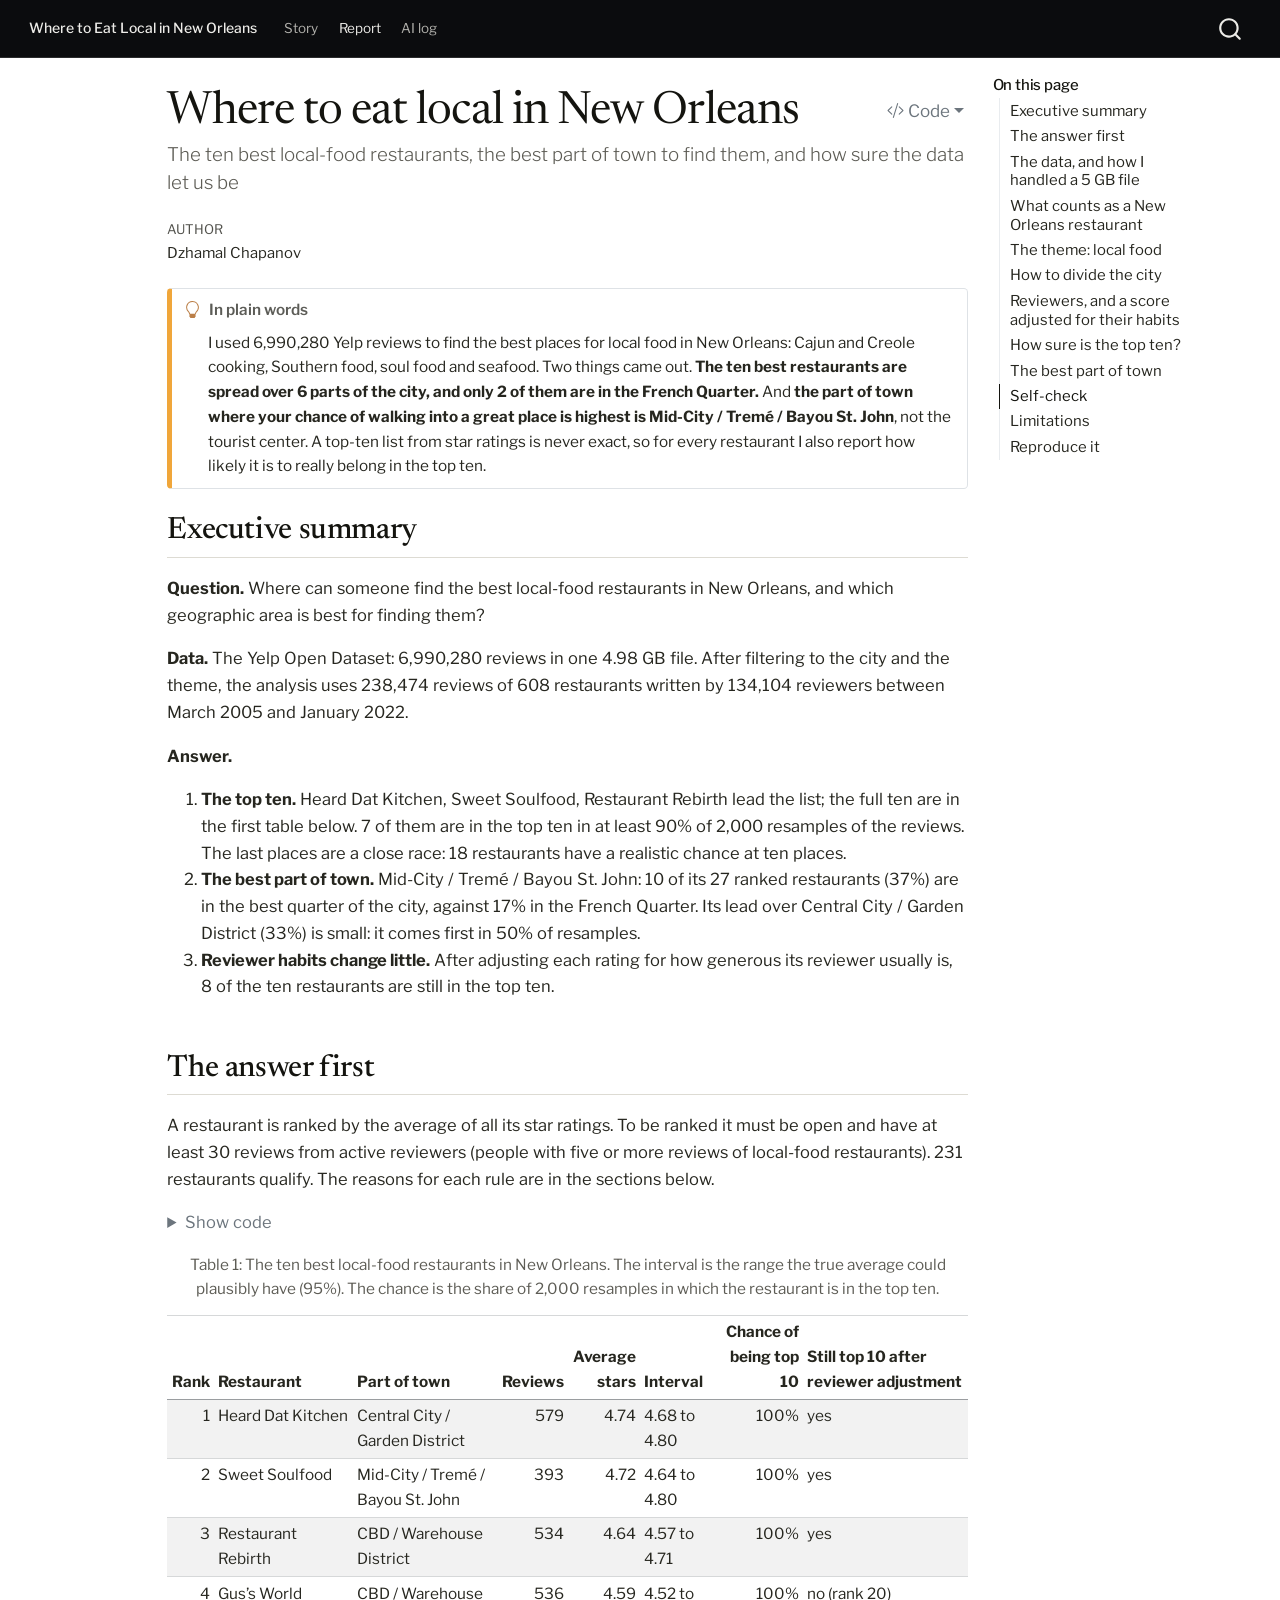
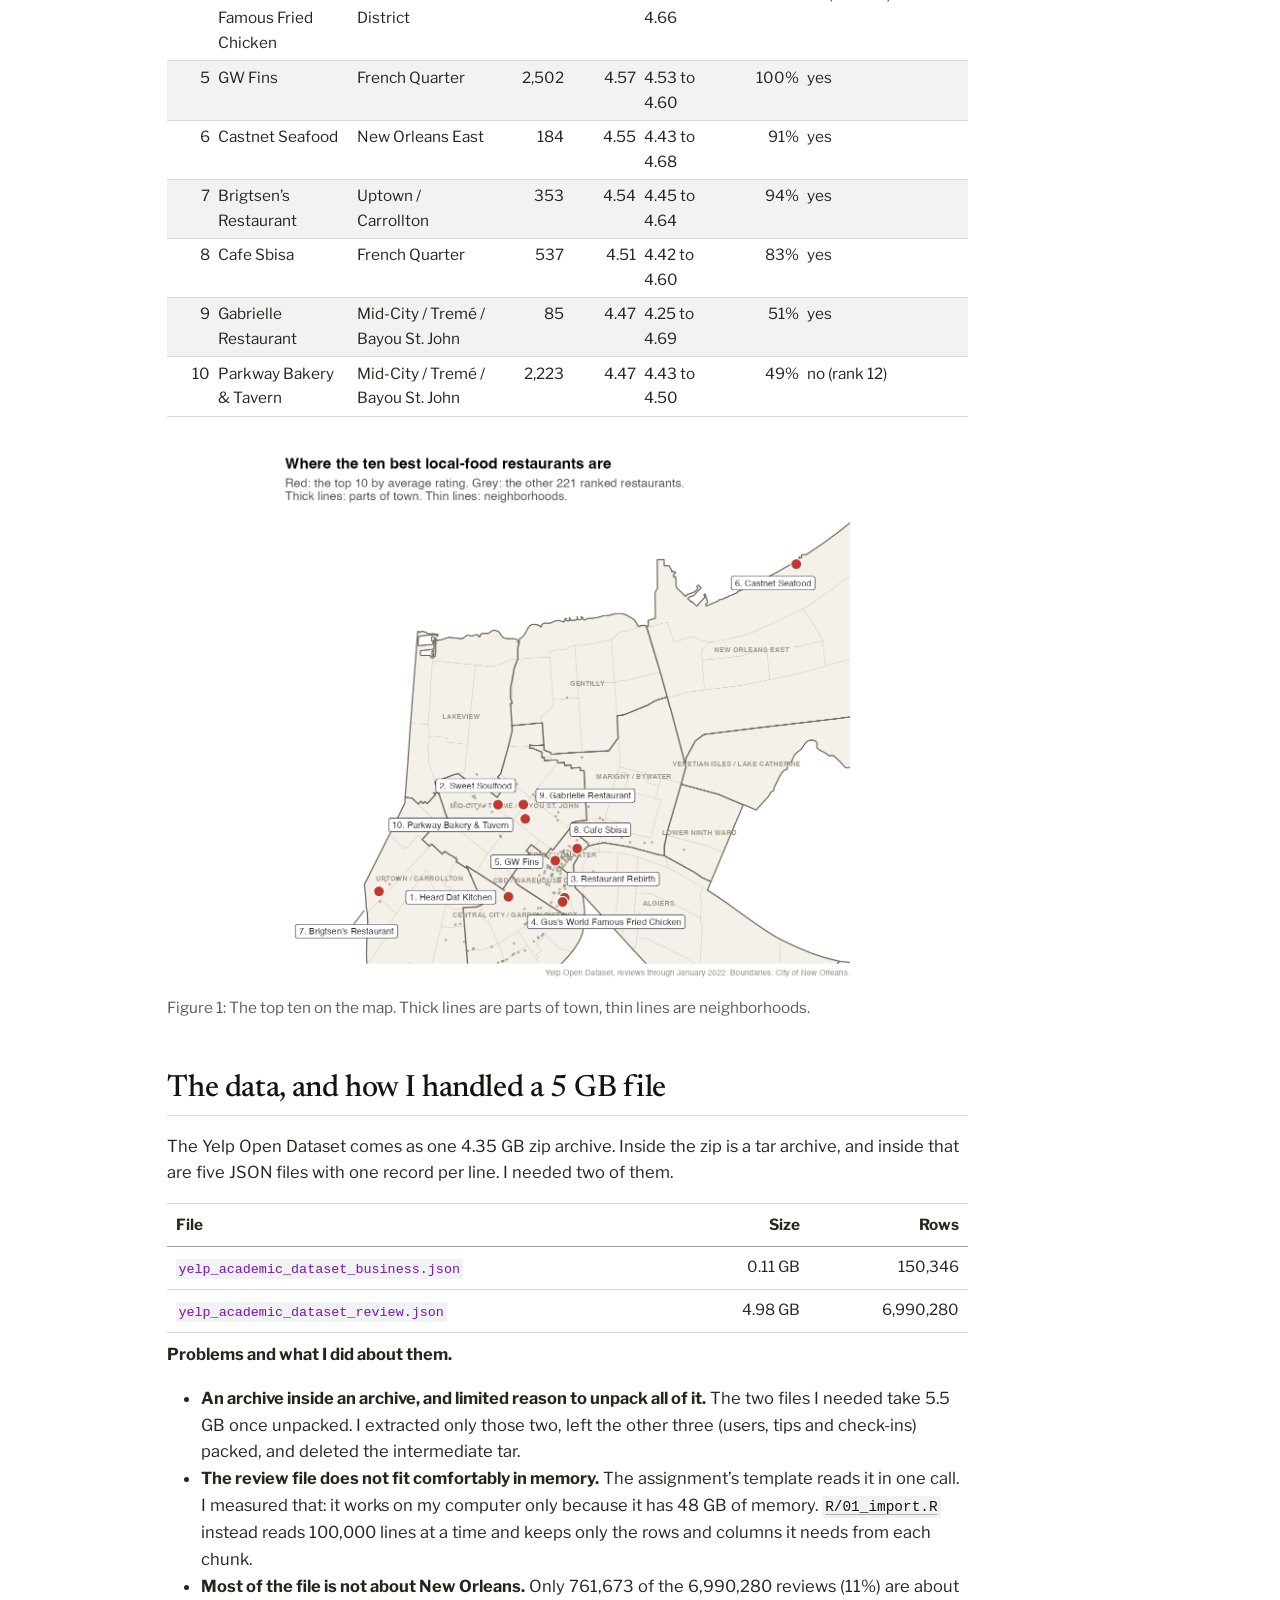
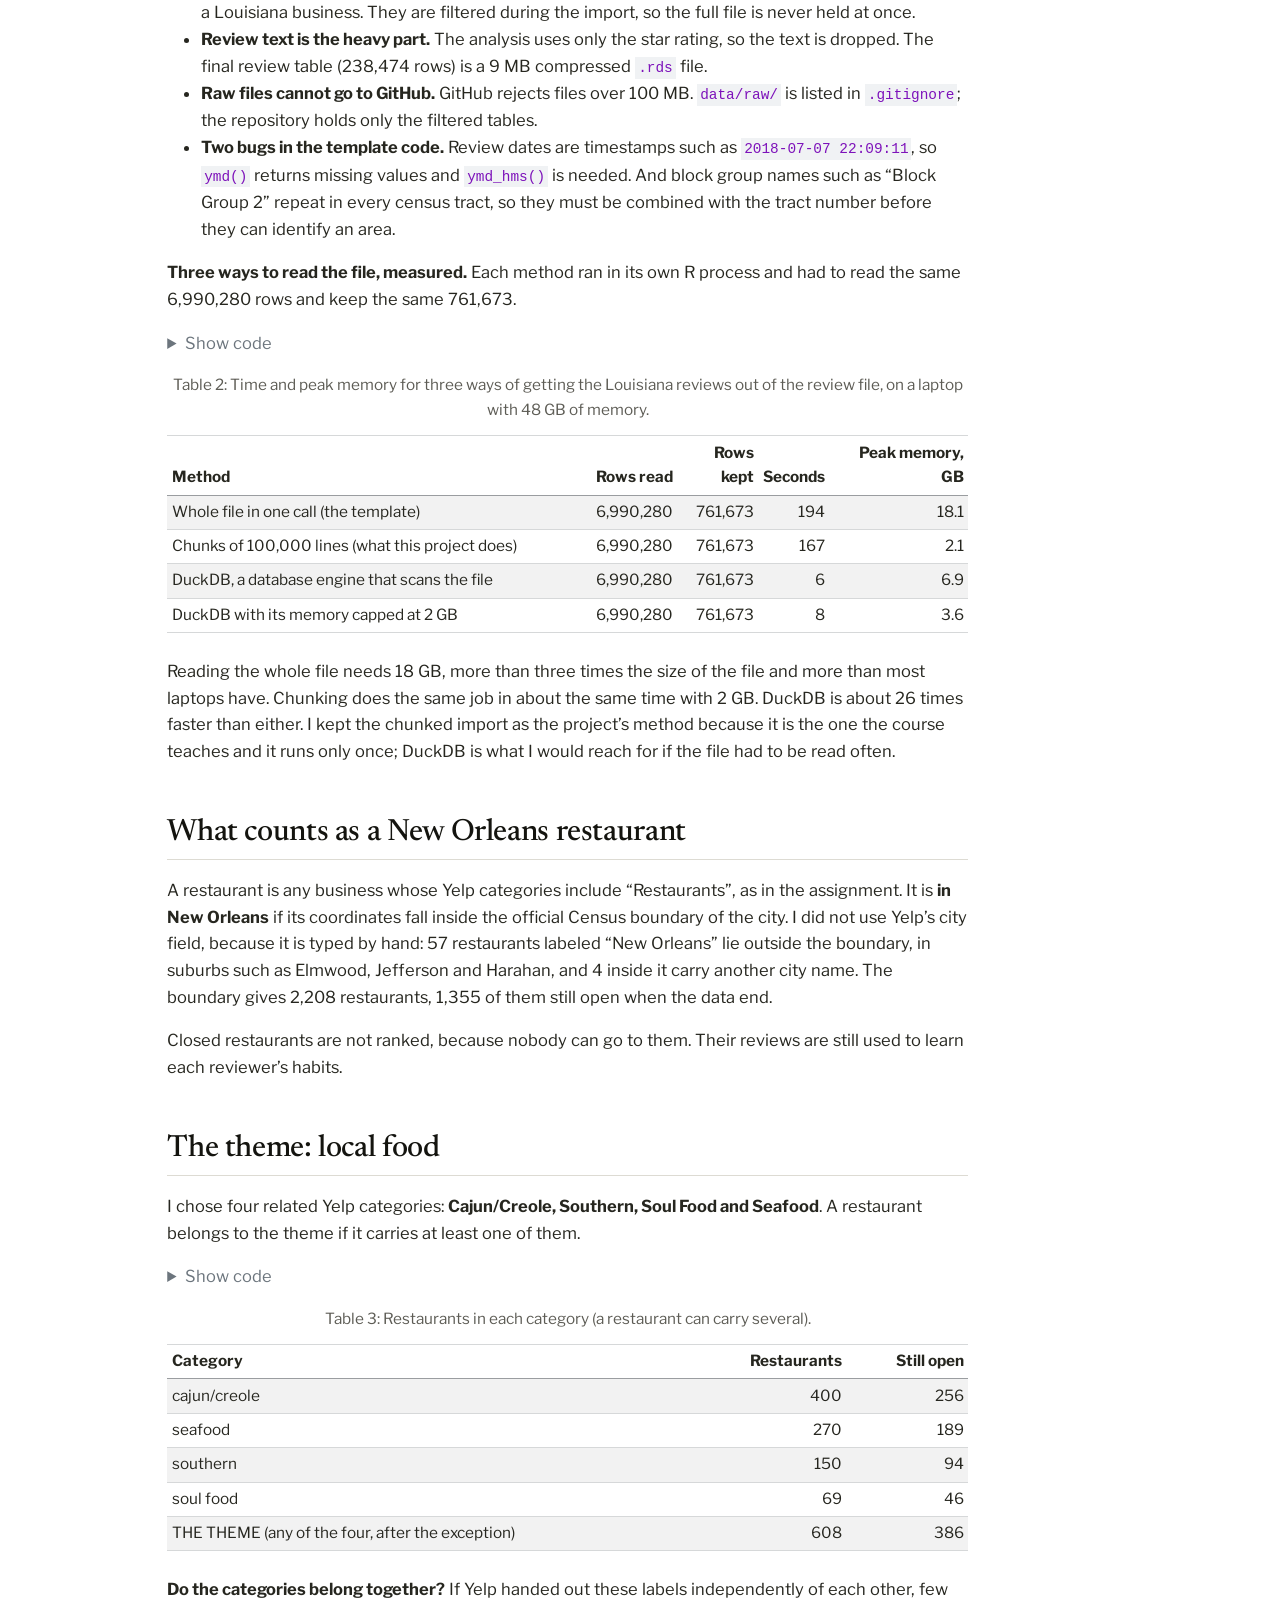
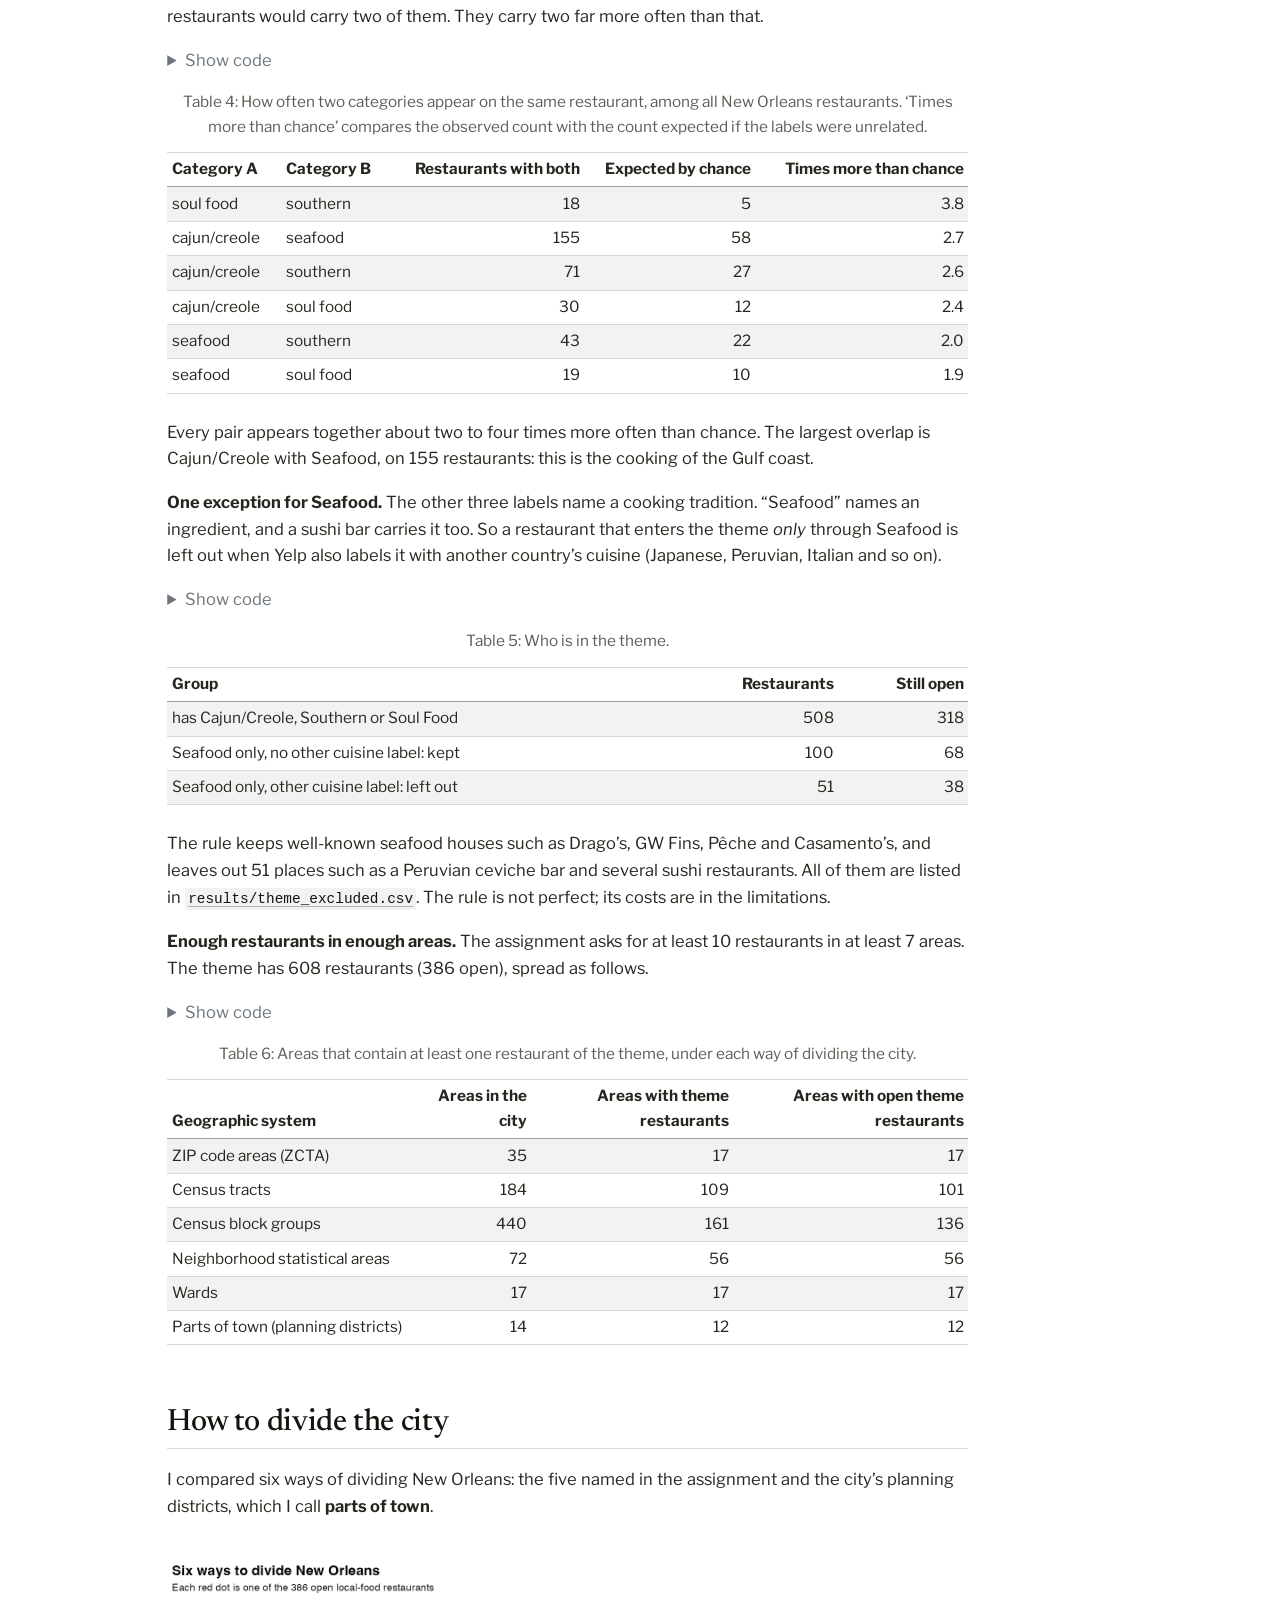
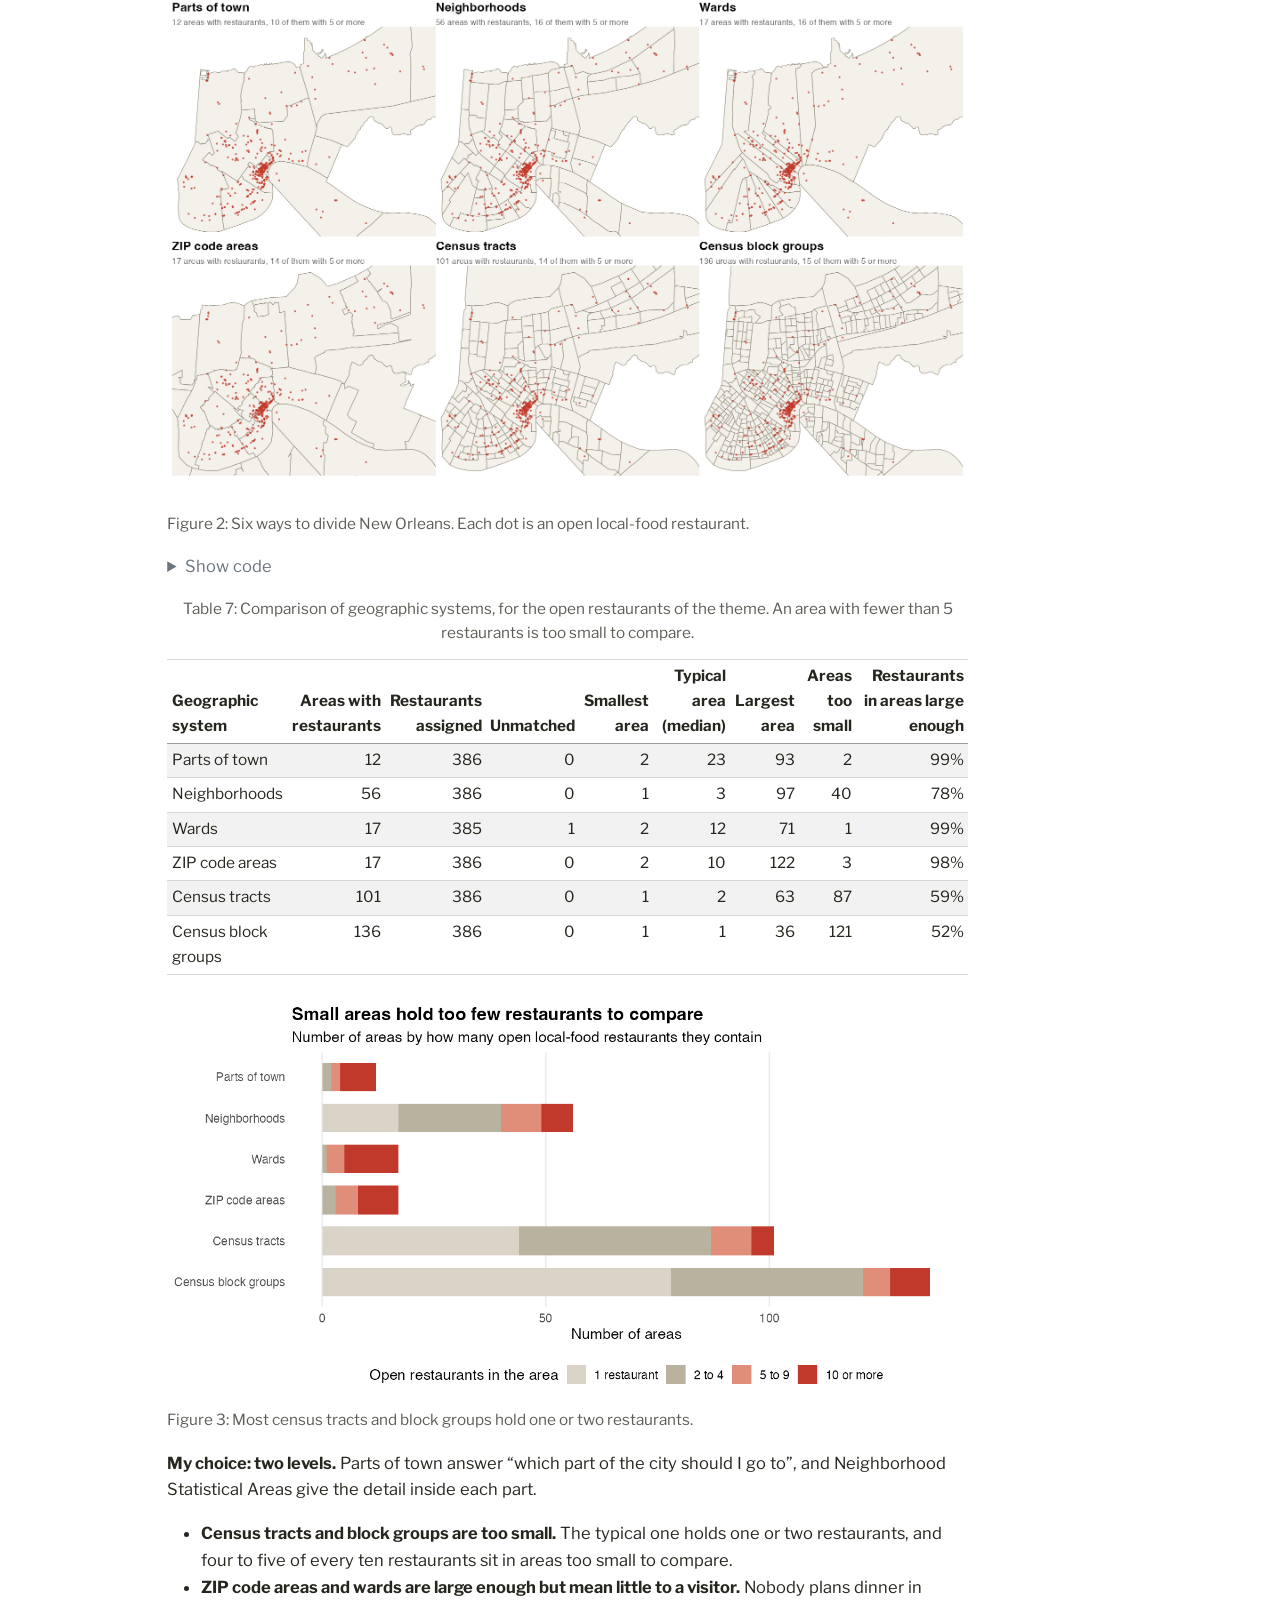
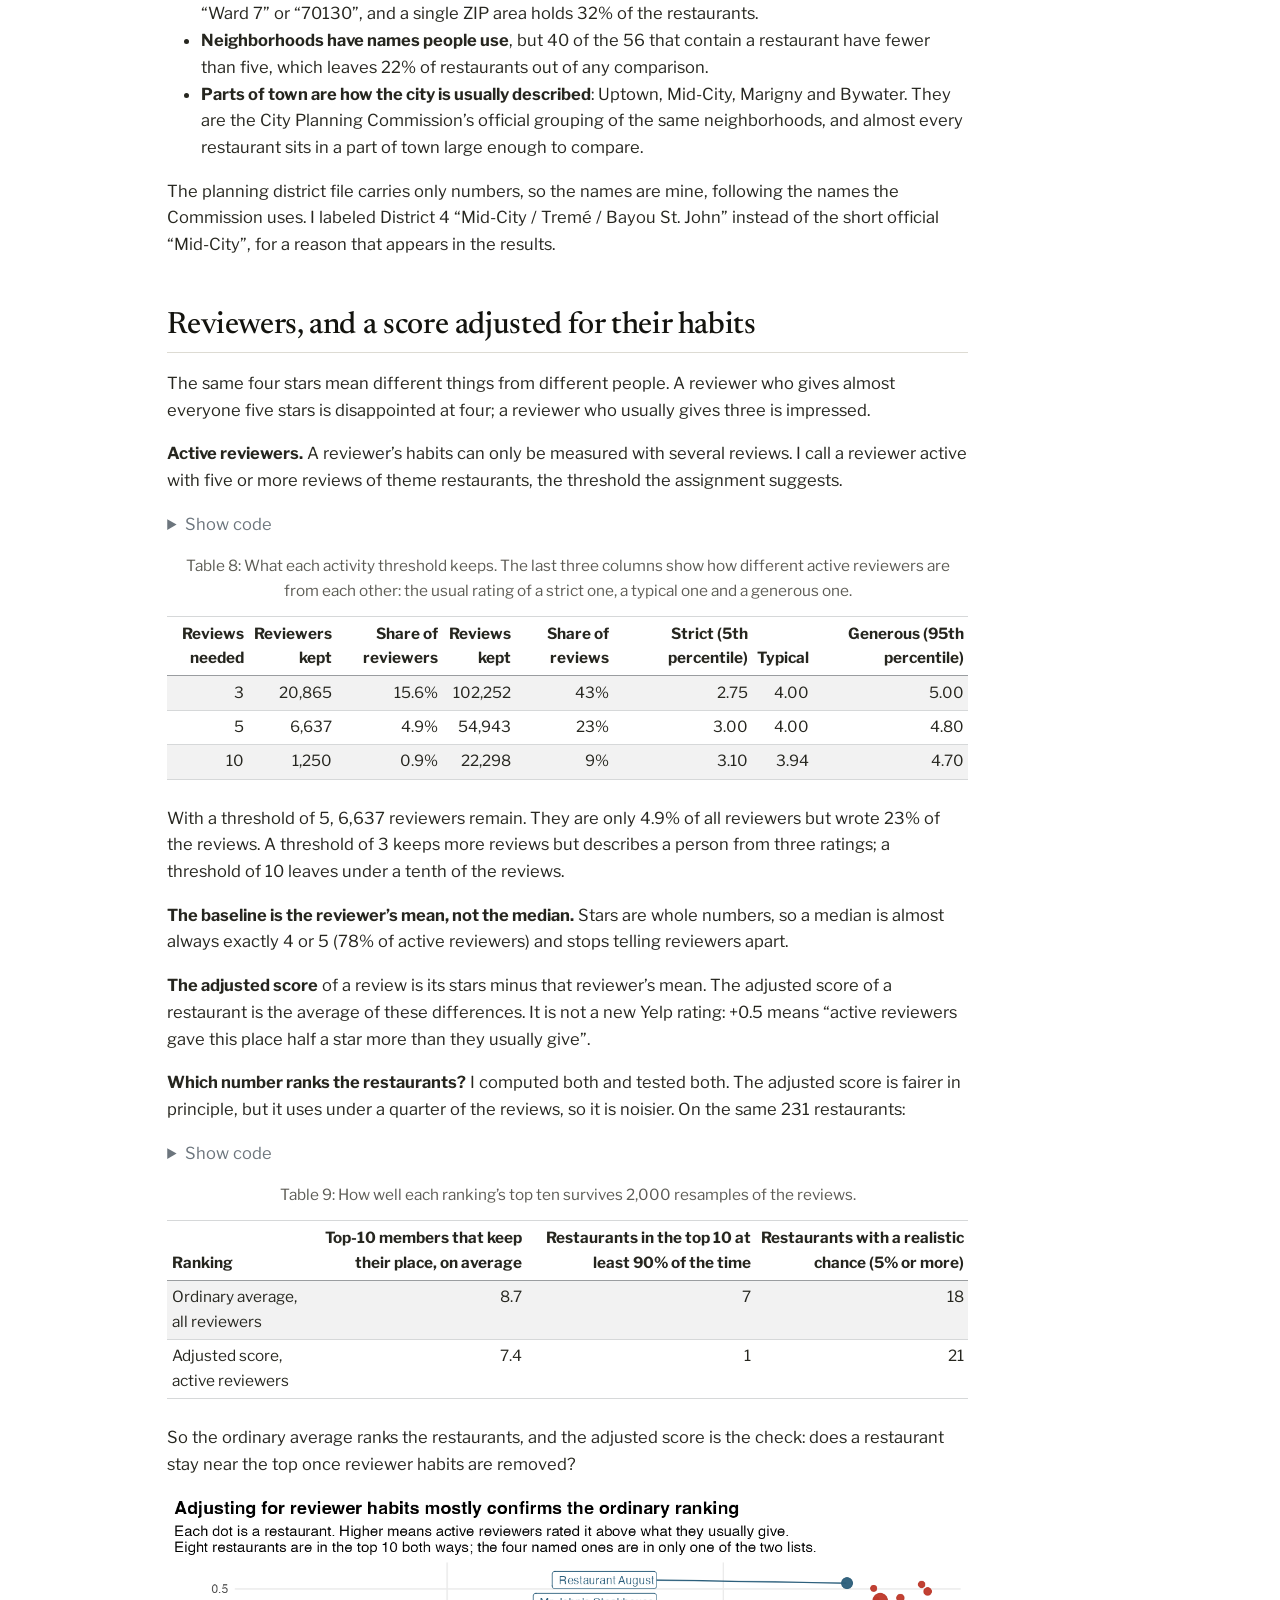
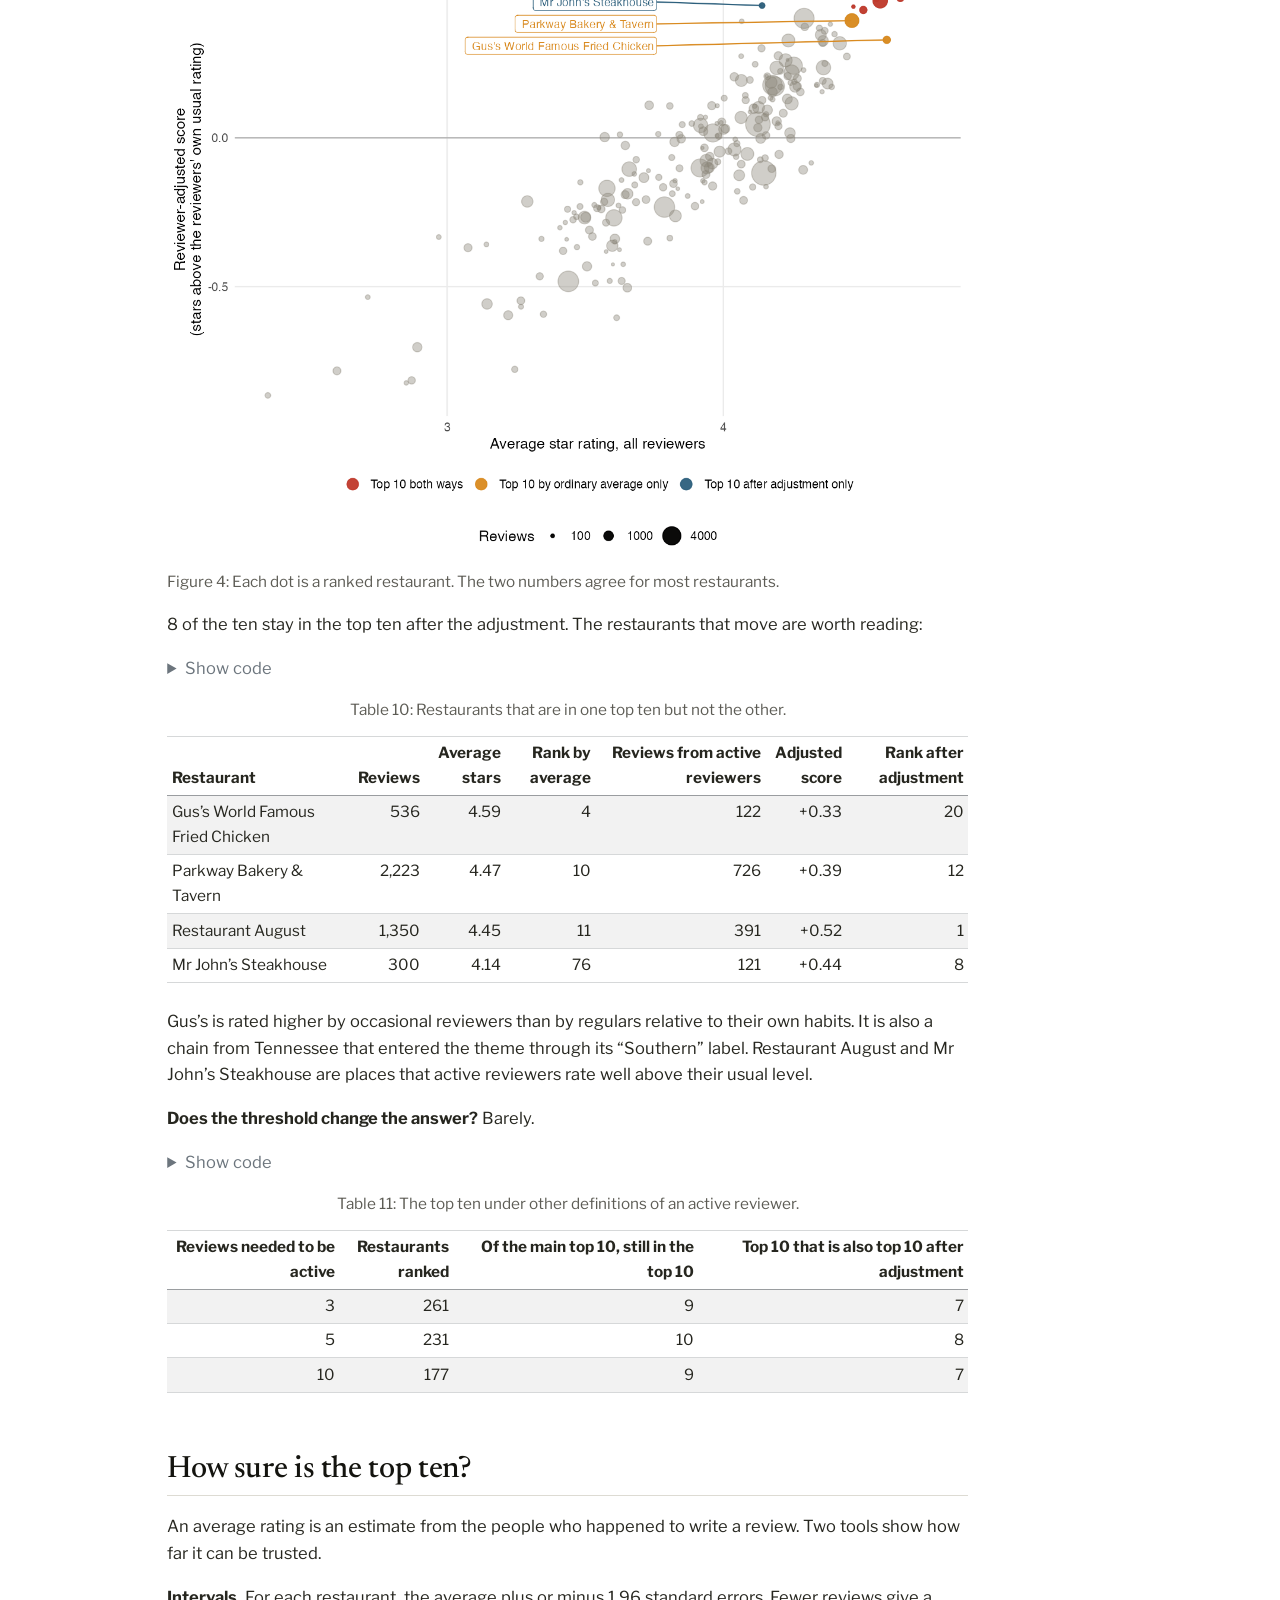
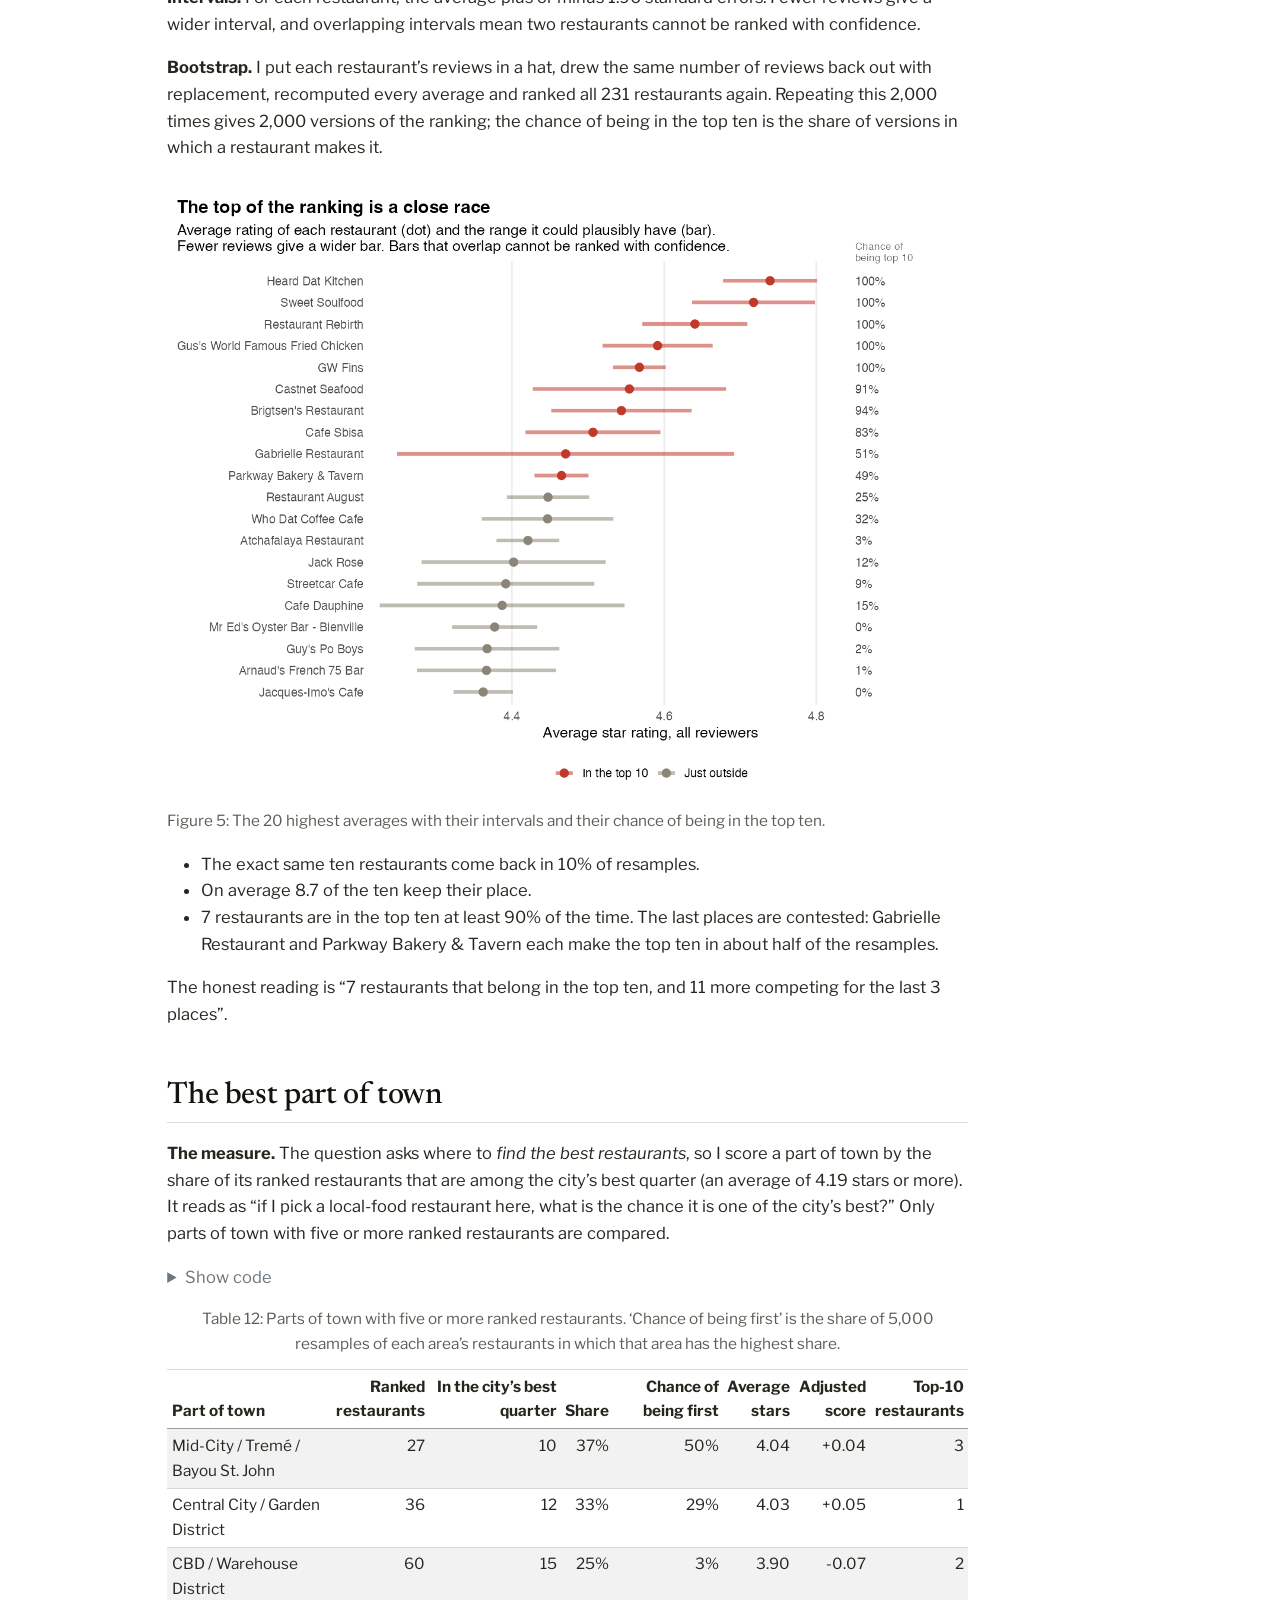
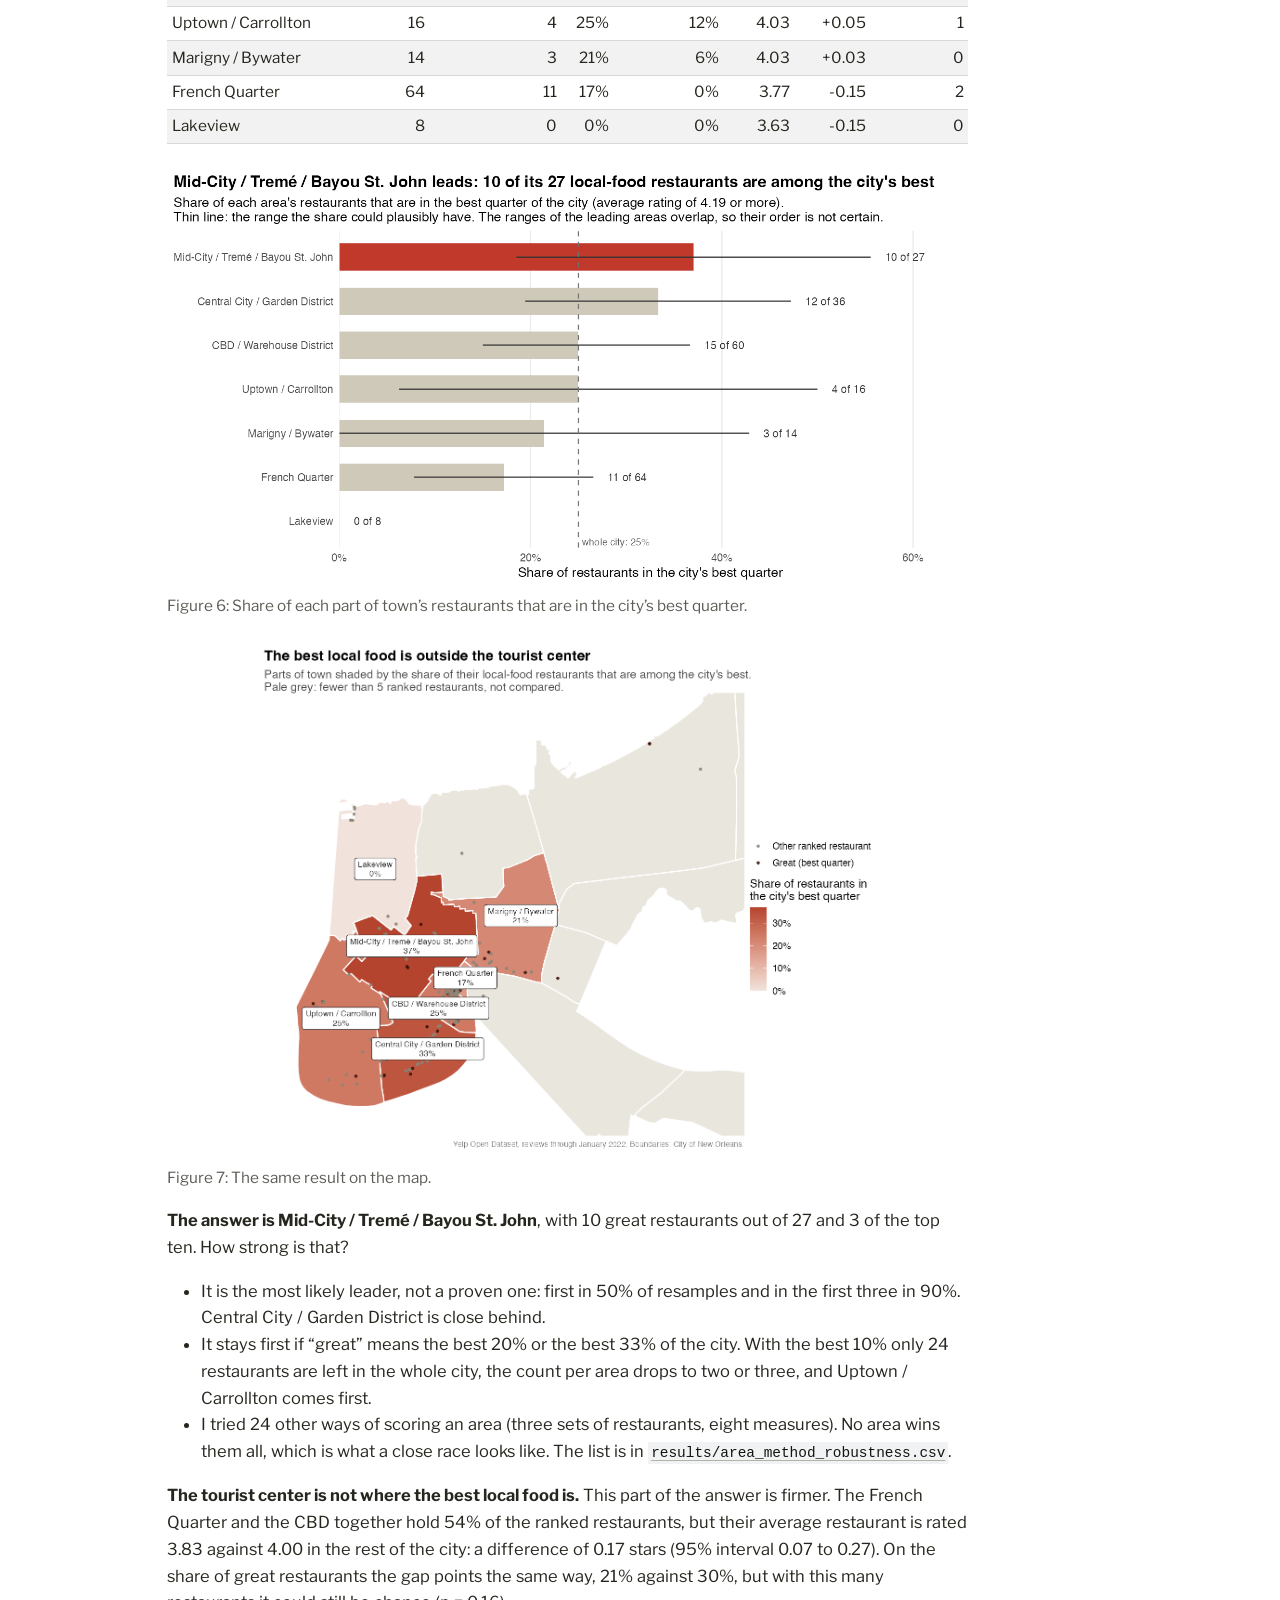
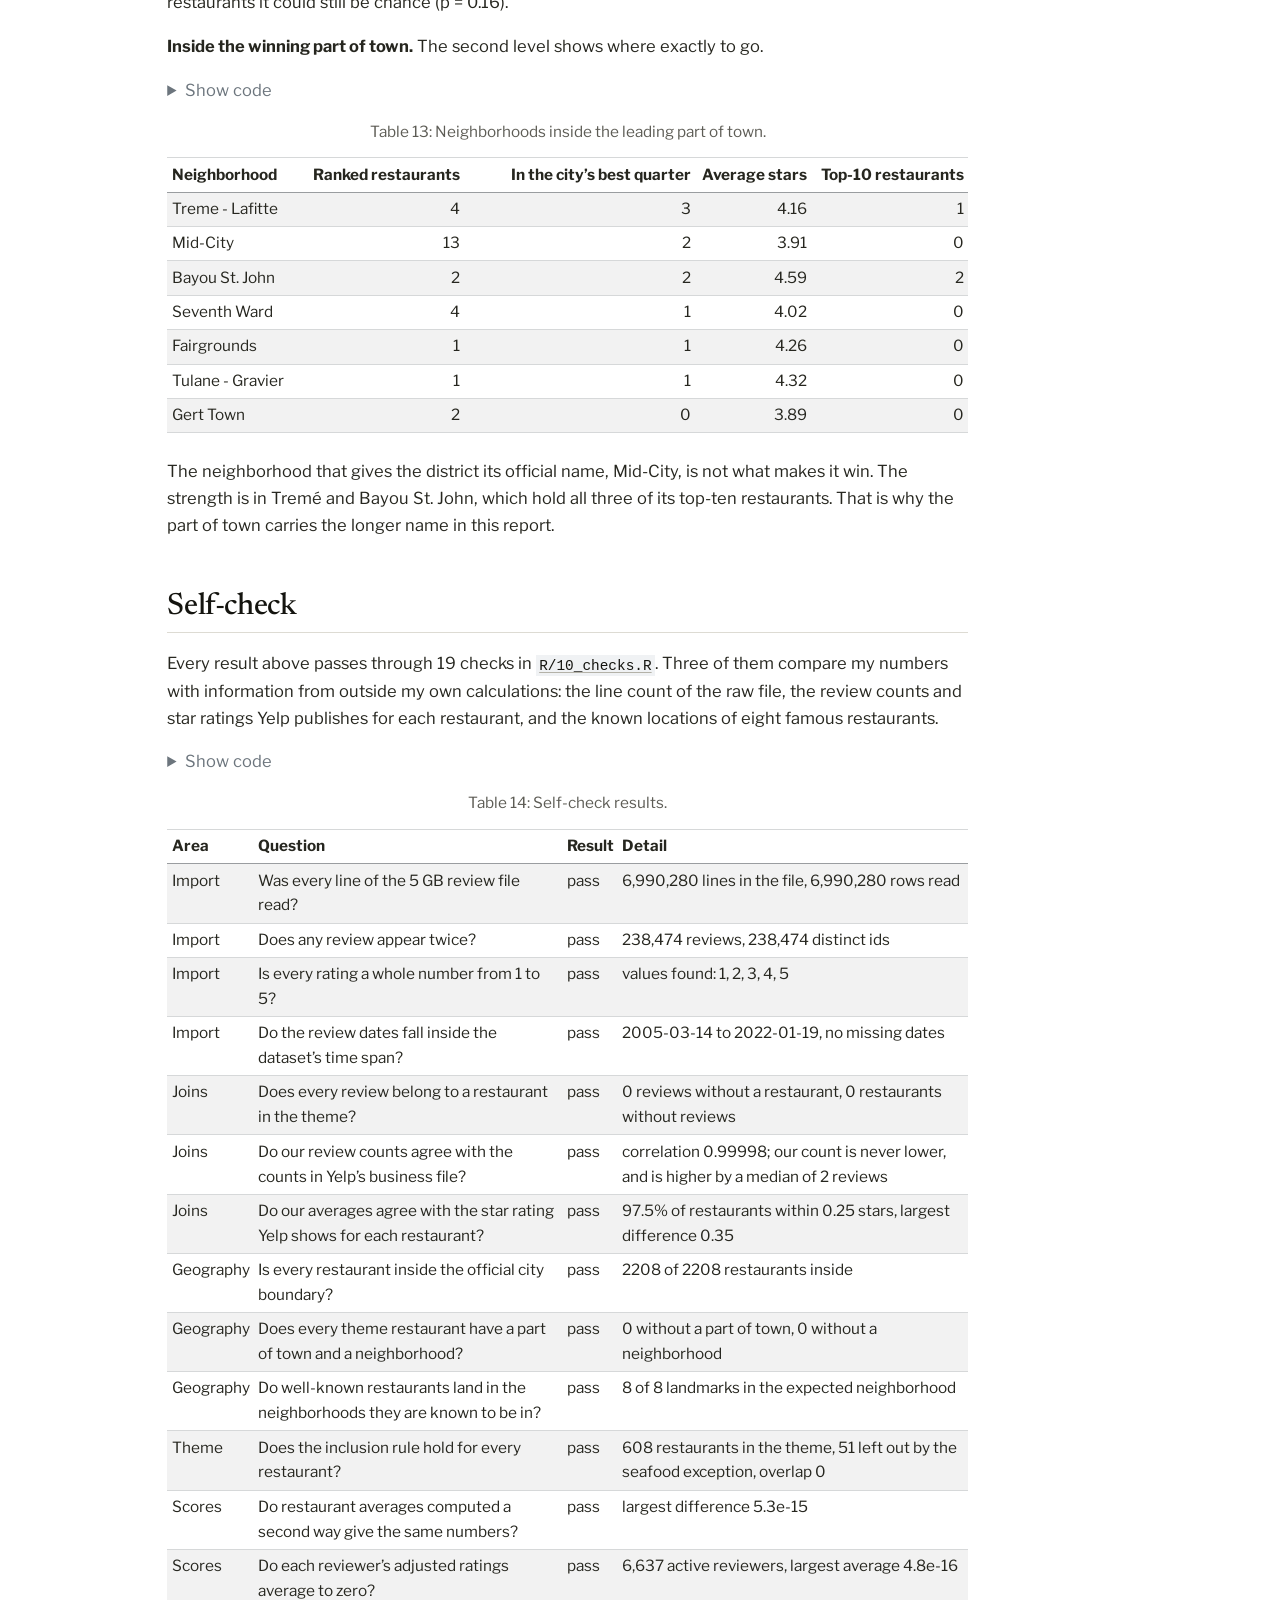
<file: docs/report.html>
<!DOCTYPE html>
<html xmlns="http://www.w3.org/1999/xhtml" lang="en" xml:lang="en"><head>

<meta charset="utf-8">
<meta name="generator" content="quarto-1.11.9">

<meta name="viewport" content="width=device-width, initial-scale=1.0, user-scalable=yes">

<meta name="author" content="Dzhamal Chapanov">

<title>Where to eat local in New Orleans – Where to Eat Local in New Orleans</title>
<style>
/* Default styles provided by pandoc.
** See https://pandoc.org/MANUAL.html#variables-for-html for config info.
*/
span.smallcaps{font-variant: small-caps;}
div.columns{display: flex; gap: 1.5em;}
div.column{flex: auto;}
@media screen {
div.columns{gap: min(4vw, 1.5em);}
div.column{overflow-x: auto;}
}
div.hanging-indent{margin-left: 1.5em; text-indent: -1.5em;}
ul.task-list{list-style: none;}
ul.task-list li input[type="checkbox"] {
  width: 0.8em;
  margin: 0 0.8em 0.2em -1em; /* quarto-specific, see https://github.com/quarto-dev/quarto-cli/issues/4556 */ 
  vertical-align: middle;
}
/* CSS for syntax highlighting */
html { -webkit-text-size-adjust: 100%; }
pre > code.sourceCode { white-space: pre; position: relative; }
pre > code.sourceCode > span { display: inline-block; line-height: 1.25; }
pre > code.sourceCode > span:empty { height: 1.2em; }
.sourceCode { overflow: visible; }
code.sourceCode > span { color: inherit; text-decoration: inherit; }
div.sourceCode { margin: 1em 0; }
pre.sourceCode { margin: 0; }
@media screen {
div.sourceCode { overflow: auto; }
}
@media print {
pre > code.sourceCode { white-space: pre-wrap; }
pre > code.sourceCode > span { text-indent: -5em; padding-left: 5em; }
}
pre.numberSource code
  { counter-reset: source-line 0; }
pre.numberSource code > span
  { position: relative; left: -4em; counter-increment: source-line; }
pre.numberSource code > span > a:first-child::before
  { content: counter(source-line);
    position: relative; left: -1em; text-align: right; vertical-align: baseline;
    border: none; display: inline-block;
    -webkit-touch-callout: none; -webkit-user-select: none;
    -khtml-user-select: none; -moz-user-select: none;
    -ms-user-select: none; user-select: none;
    padding: 0 4px; width: 4em;
  }
pre.numberSource { margin-left: 3em;  padding-left: 4px; }
div.sourceCode
  {   }
@media screen {
pre > code.sourceCode > span > a:first-child::before { text-decoration: underline; }
}
</style>


<script src="site_libs/quarto-nav/quarto-nav.js"></script>
<script src="site_libs/quarto-nav/headroom.min.js"></script>
<script src="site_libs/clipboard/clipboard.min.js"></script>
<script src="site_libs/quarto-search/autocomplete.umd.js"></script>
<script src="site_libs/quarto-search/fuse.min.js"></script>
<script src="site_libs/quarto-search/quarto-search.js"></script>
<meta name="quarto:offset" content="./">
<script src="site_libs/quarto-html/quarto.js" type="module"></script>
<script src="site_libs/quarto-html/tabsets/tabsets.js" type="module"></script>
<script src="site_libs/quarto-html/scrollable-regions/scrollable-regions.js" type="module"></script>
<script src="site_libs/quarto-html/popper.min.js"></script>
<script src="site_libs/quarto-html/tippy.umd.min.js"></script>
<script src="site_libs/quarto-html/anchor.min.js"></script>
<link href="site_libs/quarto-html/tippy.css" rel="stylesheet">
<link href="site_libs/quarto-html/quarto-syntax-highlighting-63b5708e65d6cd79cd7618c58d0c21e7.css" rel="stylesheet" id="quarto-text-highlighting-styles">
<script src="site_libs/bootstrap/bootstrap.min.js"></script>
<link href="site_libs/bootstrap/bootstrap-icons.css" rel="stylesheet">
<link href="site_libs/bootstrap/bootstrap-f5d2e4ac64b0cbf6586f61d27adb2ddf.min.css" rel="stylesheet" append-hash="true" id="quarto-bootstrap" data-mode="light">
<script id="quarto-search-options" type="application/json">{
  "location": "navbar",
  "copy-button": false,
  "collapse-after": 3,
  "panel-placement": "end",
  "type": "overlay",
  "limit": 50,
  "keyboard-shortcut": [
    "f",
    "/",
    "s"
  ],
  "show-item-context": false,
  "language": {
    "search-no-results-text": "No results",
    "search-matching-documents-text": "matching documents",
    "search-copy-link-title": "Copy link to search",
    "search-hide-matches-text": "Hide additional matches",
    "search-more-match-text": "more match in this document",
    "search-more-matches-text": "more matches in this document",
    "search-clear-button-title": "Clear",
    "search-text-placeholder": "",
    "search-detached-cancel-button-title": "Cancel",
    "search-submit-button-title": "Submit",
    "search-label": "Search"
  }
}</script>
<style>html{ scroll-behavior: smooth; }</style>
<link rel="preconnect" href="https://fonts.googleapis.com">
<link rel="preconnect" href="https://fonts.gstatic.com" crossorigin="">
<link href="https://fonts.googleapis.com/css2?family=Libre+Franklin:wght@400;500;600;700&amp;family=Newsreader:opsz,wght@6..72,400..600&amp;display=swap" rel="stylesheet">
<link rel="icon" href="data:image/svg+xml,%3Csvg xmlns='http://www.w3.org/2000/svg' viewBox='0 0 32 32'%3E%3Crect width='32' height='32' rx='6' fill='%230b0c0e'/%3E%3Ccircle cx='16' cy='16' r='5' fill='%23f0a63a'/%3E%3Ccircle cx='16' cy='16' r='10.5' fill='none' stroke='%23f0a63a' stroke-opacity='.55' stroke-width='1.5'/%3E%3C/svg%3E">


<link rel="stylesheet" href="assets/report.css">
</head>

<body class="nav-fixed quarto-light"><a id="quarto-skip-link" class="visually-hidden-focusable" href="#quarto-document-content">Skip to main content</a>

<div id="quarto-search-results"></div>
  <header id="quarto-header" class="headroom fixed-top">
    <nav class="navbar navbar-expand-lg " data-bs-theme="dark" aria-label="Site">
      <div class="navbar-container container-fluid">
      <div class="navbar-brand-container mx-auto">
    <a class="navbar-brand" href="./index.html">
    <span class="navbar-title">Where to Eat Local in New Orleans</span>
    </a>
  </div>
          <button class="navbar-toggler" type="button" data-bs-toggle="collapse" data-bs-target="#navbarCollapse" aria-controls="navbarCollapse" aria-expanded="false" aria-label="Toggle navigation" onclick="if (window.quartoToggleHeadroom) { window.quartoToggleHeadroom(); }">
  <span class="navbar-toggler-icon"></span>
</button>
          <div class="collapse navbar-collapse" id="navbarCollapse">
            <ul class="navbar-nav navbar-nav-scroll me-auto">
  <li class="nav-item">
    <a class="nav-link" href="./index.html"> 
<span class="menu-text">Story</span></a>
  </li>  
  <li class="nav-item">
    <a class="nav-link active" href="./report.html" aria-current="page"> 
<span class="menu-text">Report</span></a>
  </li>  
  <li class="nav-item">
    <a class="nav-link" href="./AI_prompts.html"> 
<span class="menu-text">AI log</span></a>
  </li>  
</ul>
          </div> <!-- /navcollapse -->
            <div class="quarto-navbar-tools">
</div>
            <div id="quarto-search" class="" title="Search"></div>
      </div> <!-- /container-fluid -->
    </nav>
</header>
<!-- content -->
<div id="quarto-content" class="quarto-container page-columns page-rows-contents page-layout-article page-navbar">
<!-- sidebar -->
<!-- margin-sidebar -->
    <div id="quarto-margin-sidebar" class="sidebar margin-sidebar">
        <nav id="TOC" role="doc-toc" aria-labelledby="toc-title" class="toc-active">
    <h2 id="toc-title">On this page</h2>
   
  <ul class="collapse">
  <li><a href="#executive-summary" id="toc-executive-summary" class="nav-link active" data-scroll-target="#executive-summary">Executive summary</a></li>
  <li><a href="#the-answer-first" id="toc-the-answer-first" class="nav-link" data-scroll-target="#the-answer-first">The answer first</a></li>
  <li><a href="#the-data-and-how-i-handled-a-5-gb-file" id="toc-the-data-and-how-i-handled-a-5-gb-file" class="nav-link" data-scroll-target="#the-data-and-how-i-handled-a-5-gb-file">The data, and how I handled a 5 GB file</a></li>
  <li><a href="#what-counts-as-a-new-orleans-restaurant" id="toc-what-counts-as-a-new-orleans-restaurant" class="nav-link" data-scroll-target="#what-counts-as-a-new-orleans-restaurant">What counts as a New Orleans restaurant</a></li>
  <li><a href="#the-theme-local-food" id="toc-the-theme-local-food" class="nav-link" data-scroll-target="#the-theme-local-food">The theme: local food</a></li>
  <li><a href="#how-to-divide-the-city" id="toc-how-to-divide-the-city" class="nav-link" data-scroll-target="#how-to-divide-the-city">How to divide the city</a></li>
  <li><a href="#reviewers-and-a-score-adjusted-for-their-habits" id="toc-reviewers-and-a-score-adjusted-for-their-habits" class="nav-link" data-scroll-target="#reviewers-and-a-score-adjusted-for-their-habits">Reviewers, and a score adjusted for their habits</a></li>
  <li><a href="#how-sure-is-the-top-ten" id="toc-how-sure-is-the-top-ten" class="nav-link" data-scroll-target="#how-sure-is-the-top-ten">How sure is the top ten?</a></li>
  <li><a href="#the-best-part-of-town" id="toc-the-best-part-of-town" class="nav-link" data-scroll-target="#the-best-part-of-town">The best part of town</a></li>
  <li><a href="#self-check" id="toc-self-check" class="nav-link" data-scroll-target="#self-check">Self-check</a></li>
  <li><a href="#limitations" id="toc-limitations" class="nav-link" data-scroll-target="#limitations">Limitations</a></li>
  <li><a href="#reproduce-it" id="toc-reproduce-it" class="nav-link" data-scroll-target="#reproduce-it">Reproduce it</a></li>
  </ul>
</nav>
    </div>
<!-- main -->
<main class="content" id="quarto-document-content" tabindex="-1">

<header id="title-block-header" class="quarto-title-block default">
<div class="quarto-title">
<div class="quarto-title-block"><div><h1 class="title">Where to eat local in New Orleans</h1><button type="button" class="btn code-tools-button dropdown-toggle" id="quarto-code-tools-menu" data-bs-toggle="dropdown" aria-expanded="false"><i class="bi"></i> Code</button><ul class="dropdown-menu dropdown-menu-end" aria-labelelledby="quarto-code-tools-menu"><li><a id="quarto-show-all-code" class="dropdown-item" href="javascript:void(0)" role="button">Show All Code</a></li><li><a id="quarto-hide-all-code" class="dropdown-item" href="javascript:void(0)" role="button">Hide All Code</a></li><li><hr class="dropdown-divider"></li><li><a id="quarto-view-source" class="dropdown-item" href="javascript:void(0)" role="button">View Source</a></li></ul></div></div>
<p class="subtitle lead">The ten best local-food restaurants, the best part of town to find them, and how sure the data let us be</p>
</div>



<div class="quarto-title-meta">

    <div>
    <div class="quarto-title-meta-heading">Author</div>
    <div class="quarto-title-meta-contents">
             <p>Dzhamal Chapanov </p>
          </div>
  </div>
    
  
    
  </div>
  


</header>


<div class="callout callout-style-simple callout-tip callout-titled">
<div class="callout-header d-flex align-content-center">
<div class="callout-icon-container">
<i class="callout-icon"></i>
</div>
<div class="callout-title-container flex-fill">
<span class="screen-reader-only">Tip</span>In plain words
</div>
</div>
<div class="callout-body-container callout-body">
<p>I used 6,990,280 Yelp reviews to find the best places for local food in New Orleans: Cajun and Creole cooking, Southern food, soul food and seafood. Two things came out. <strong>The ten best restaurants are spread over 6 parts of the city, and only 2 of them are in the French Quarter.</strong> And <strong>the part of town where your chance of walking into a great place is highest is Mid-City / Tremé / Bayou St.&nbsp;John</strong>, not the tourist center. A top-ten list from star ratings is never exact, so for every restaurant I also report how likely it is to really belong in the top ten.</p>
</div>
</div>
<section id="executive-summary" class="level2">
<h2 class="anchored" data-anchor-id="executive-summary">Executive summary</h2>
<p><strong>Question.</strong> Where can someone find the best local-food restaurants in New Orleans, and which geographic area is best for finding them?</p>
<p><strong>Data.</strong> The Yelp Open Dataset: 6,990,280 reviews in one 4.98 GB file. After filtering to the city and the theme, the analysis uses 238,474 reviews of 608 restaurants written by 134,104 reviewers between March 2005 and January 2022.</p>
<p><strong>Answer.</strong></p>
<ol type="1">
<li><strong>The top ten.</strong> Heard Dat Kitchen, Sweet Soulfood, Restaurant Rebirth lead the list; the full ten are in the first table below. 7 of them are in the top ten in at least 90% of 2,000 resamples of the reviews. The last places are a close race: 18 restaurants have a realistic chance at ten places.</li>
<li><strong>The best part of town.</strong> Mid-City / Tremé / Bayou St.&nbsp;John: 10 of its 27 ranked restaurants (37%) are in the best quarter of the city, against 17% in the French Quarter. Its lead over Central City / Garden District (33%) is small: it comes first in 50% of resamples.</li>
<li><strong>Reviewer habits change little.</strong> After adjusting each rating for how generous its reviewer usually is, 8 of the ten restaurants are still in the top ten.</li>
</ol>
</section>
<section id="the-answer-first" class="level2">
<h2 class="anchored" data-anchor-id="the-answer-first">The answer first</h2>
<p>A restaurant is ranked by the average of all its star ratings. To be ranked it must be open and have at least 30 reviews from active reviewers (people with five or more reviews of local-food restaurants). 231 restaurants qualify. The reasons for each rule are in the sections below.</p>
<div class="cell">
<details class="code-fold">
<summary>Show code</summary>
<div class="code-copy-outer-scaffold"><div class="sourceCode cell-code" id="cb1"><pre class="sourceCode r code-with-copy"><code class="sourceCode r"><span id="cb1-1"><a href="#cb1-1" aria-hidden="true" tabindex="-1"></a>top10 <span class="sc">|&gt;</span></span>
<span id="cb1-2"><a href="#cb1-2" aria-hidden="true" tabindex="-1"></a>  <span class="fu">transmute</span>(</span>
<span id="cb1-3"><a href="#cb1-3" aria-hidden="true" tabindex="-1"></a>    <span class="at">Rank =</span> rank,</span>
<span id="cb1-4"><a href="#cb1-4" aria-hidden="true" tabindex="-1"></a>    <span class="at">Restaurant =</span> business_name,</span>
<span id="cb1-5"><a href="#cb1-5" aria-hidden="true" tabindex="-1"></a>    <span class="st">`</span><span class="at">Part of town</span><span class="st">`</span> <span class="ot">=</span> part_of_town,</span>
<span id="cb1-6"><a href="#cb1-6" aria-hidden="true" tabindex="-1"></a>    <span class="at">Reviews =</span> <span class="fu">n</span>(reviews_all),</span>
<span id="cb1-7"><a href="#cb1-7" aria-hidden="true" tabindex="-1"></a>    <span class="st">`</span><span class="at">Average stars</span><span class="st">`</span> <span class="ot">=</span> <span class="fu">f2</span>(ordinary_average),</span>
<span id="cb1-8"><a href="#cb1-8" aria-hidden="true" tabindex="-1"></a>    <span class="at">Interval =</span> <span class="fu">paste</span>(<span class="fu">f2</span>(ordinary_low), <span class="st">"to"</span>, <span class="fu">f2</span>(ordinary_high)),</span>
<span id="cb1-9"><a href="#cb1-9" aria-hidden="true" tabindex="-1"></a>    <span class="st">`</span><span class="at">Chance of being top 10</span><span class="st">`</span> <span class="ot">=</span> <span class="fu">pct</span>(ordinary_chance_top10),</span>
<span id="cb1-10"><a href="#cb1-10" aria-hidden="true" tabindex="-1"></a>    <span class="st">`</span><span class="at">Still top 10 after reviewer adjustment</span><span class="st">`</span> <span class="ot">=</span> <span class="fu">ifelse</span>(also_top10_after_adjustment, <span class="st">"yes"</span>, <span class="fu">paste0</span>(<span class="st">"no (rank "</span>, rank_adjusted, <span class="st">")"</span>))</span>
<span id="cb1-11"><a href="#cb1-11" aria-hidden="true" tabindex="-1"></a>  ) <span class="sc">|&gt;</span></span>
<span id="cb1-12"><a href="#cb1-12" aria-hidden="true" tabindex="-1"></a>  <span class="fu">kable</span>(<span class="at">align =</span> <span class="st">"rllrrlrl"</span>)</span></code></pre></div><button title="Copy to Clipboard" class="code-copy-button"><i class="bi"></i></button></div>
</details>
<div id="tbl-top10" class="cell quarto-float quarto-figure quarto-figure-center anchored">
<figure class="quarto-float quarto-float-tbl figure">
<figcaption class="quarto-float-caption-top quarto-float-caption quarto-float-tbl" id="tbl-top10-caption-0ceaefa1-69ba-4598-a22c-09a6ac19f8ca">
Table&nbsp;1: The ten best local-food restaurants in New Orleans. The interval is the range the true average could plausibly have (95%). The chance is the share of 2,000 resamples in which the restaurant is in the top ten.
</figcaption>
<div aria-describedby="tbl-top10-caption-0ceaefa1-69ba-4598-a22c-09a6ac19f8ca">
<div class="cell-output-display">
<table class="cell caption-top table table-sm table-striped small">
<colgroup>
<col style="width: 2%">
<col style="width: 19%">
<col style="width: 20%">
<col style="width: 4%">
<col style="width: 8%">
<col style="width: 7%">
<col style="width: 13%">
<col style="width: 23%">
</colgroup>
<thead>
<tr class="header">
<th style="text-align: right;">Rank</th>
<th style="text-align: left;">Restaurant</th>
<th style="text-align: left;">Part of town</th>
<th style="text-align: right;">Reviews</th>
<th style="text-align: right;">Average stars</th>
<th style="text-align: left;">Interval</th>
<th style="text-align: right;">Chance of being top 10</th>
<th style="text-align: left;">Still top 10 after reviewer adjustment</th>
</tr>
</thead>
<tbody>
<tr class="odd">
<td style="text-align: right;">1</td>
<td style="text-align: left;">Heard Dat Kitchen</td>
<td style="text-align: left;">Central City / Garden District</td>
<td style="text-align: right;">579</td>
<td style="text-align: right;">4.74</td>
<td style="text-align: left;">4.68 to 4.80</td>
<td style="text-align: right;">100%</td>
<td style="text-align: left;">yes</td>
</tr>
<tr class="even">
<td style="text-align: right;">2</td>
<td style="text-align: left;">Sweet Soulfood</td>
<td style="text-align: left;">Mid-City / Tremé / Bayou St.&nbsp;John</td>
<td style="text-align: right;">393</td>
<td style="text-align: right;">4.72</td>
<td style="text-align: left;">4.64 to 4.80</td>
<td style="text-align: right;">100%</td>
<td style="text-align: left;">yes</td>
</tr>
<tr class="odd">
<td style="text-align: right;">3</td>
<td style="text-align: left;">Restaurant Rebirth</td>
<td style="text-align: left;">CBD / Warehouse District</td>
<td style="text-align: right;">534</td>
<td style="text-align: right;">4.64</td>
<td style="text-align: left;">4.57 to 4.71</td>
<td style="text-align: right;">100%</td>
<td style="text-align: left;">yes</td>
</tr>
<tr class="even">
<td style="text-align: right;">4</td>
<td style="text-align: left;">Gus’s World Famous Fried Chicken</td>
<td style="text-align: left;">CBD / Warehouse District</td>
<td style="text-align: right;">536</td>
<td style="text-align: right;">4.59</td>
<td style="text-align: left;">4.52 to 4.66</td>
<td style="text-align: right;">100%</td>
<td style="text-align: left;">no (rank 20)</td>
</tr>
<tr class="odd">
<td style="text-align: right;">5</td>
<td style="text-align: left;">GW Fins</td>
<td style="text-align: left;">French Quarter</td>
<td style="text-align: right;">2,502</td>
<td style="text-align: right;">4.57</td>
<td style="text-align: left;">4.53 to 4.60</td>
<td style="text-align: right;">100%</td>
<td style="text-align: left;">yes</td>
</tr>
<tr class="even">
<td style="text-align: right;">6</td>
<td style="text-align: left;">Castnet Seafood</td>
<td style="text-align: left;">New Orleans East</td>
<td style="text-align: right;">184</td>
<td style="text-align: right;">4.55</td>
<td style="text-align: left;">4.43 to 4.68</td>
<td style="text-align: right;">91%</td>
<td style="text-align: left;">yes</td>
</tr>
<tr class="odd">
<td style="text-align: right;">7</td>
<td style="text-align: left;">Brigtsen’s Restaurant</td>
<td style="text-align: left;">Uptown / Carrollton</td>
<td style="text-align: right;">353</td>
<td style="text-align: right;">4.54</td>
<td style="text-align: left;">4.45 to 4.64</td>
<td style="text-align: right;">94%</td>
<td style="text-align: left;">yes</td>
</tr>
<tr class="even">
<td style="text-align: right;">8</td>
<td style="text-align: left;">Cafe Sbisa</td>
<td style="text-align: left;">French Quarter</td>
<td style="text-align: right;">537</td>
<td style="text-align: right;">4.51</td>
<td style="text-align: left;">4.42 to 4.60</td>
<td style="text-align: right;">83%</td>
<td style="text-align: left;">yes</td>
</tr>
<tr class="odd">
<td style="text-align: right;">9</td>
<td style="text-align: left;">Gabrielle Restaurant</td>
<td style="text-align: left;">Mid-City / Tremé / Bayou St.&nbsp;John</td>
<td style="text-align: right;">85</td>
<td style="text-align: right;">4.47</td>
<td style="text-align: left;">4.25 to 4.69</td>
<td style="text-align: right;">51%</td>
<td style="text-align: left;">yes</td>
</tr>
<tr class="even">
<td style="text-align: right;">10</td>
<td style="text-align: left;">Parkway Bakery &amp; Tavern</td>
<td style="text-align: left;">Mid-City / Tremé / Bayou St.&nbsp;John</td>
<td style="text-align: right;">2,223</td>
<td style="text-align: right;">4.47</td>
<td style="text-align: left;">4.43 to 4.50</td>
<td style="text-align: right;">49%</td>
<td style="text-align: left;">no (rank 12)</td>
</tr>
</tbody>
</table>
</div>
</div>
</figure>
</div>
</div>
<div id="fig-top10-map" class="quarto-float quarto-figure quarto-figure-center anchored">
<figure class="quarto-float quarto-float-fig figure">
<div aria-describedby="fig-top10-map-caption-0ceaefa1-69ba-4598-a22c-09a6ac19f8ca">
<img src="figures/top10_map.png" class="img-fluid figure-img">
</div>
<figcaption class="quarto-float-caption-bottom quarto-float-caption quarto-float-fig" id="fig-top10-map-caption-0ceaefa1-69ba-4598-a22c-09a6ac19f8ca">
Figure&nbsp;1: The top ten on the map. Thick lines are parts of town, thin lines are neighborhoods.
</figcaption>
</figure>
</div>
</section>
<section id="the-data-and-how-i-handled-a-5-gb-file" class="level2">
<h2 class="anchored" data-anchor-id="the-data-and-how-i-handled-a-5-gb-file">The data, and how I handled a 5 GB file</h2>
<p>The Yelp Open Dataset comes as one 4.35 GB zip archive. Inside the zip is a tar archive, and inside that are five JSON files with one record per line. I needed two of them.</p>
<table class="caption-top table">
<thead>
<tr class="header">
<th>File</th>
<th style="text-align: right;">Size</th>
<th style="text-align: right;">Rows</th>
</tr>
</thead>
<tbody>
<tr class="odd">
<td><code>yelp_academic_dataset_business.json</code></td>
<td style="text-align: right;">0.11 GB</td>
<td style="text-align: right;">150,346</td>
</tr>
<tr class="even">
<td><code>yelp_academic_dataset_review.json</code></td>
<td style="text-align: right;">4.98 GB</td>
<td style="text-align: right;">6,990,280</td>
</tr>
</tbody>
</table>
<p><strong>Problems and what I did about them.</strong></p>
<ul>
<li><strong>An archive inside an archive, and limited reason to unpack all of it.</strong> The two files I needed take 5.5 GB once unpacked. I extracted only those two, left the other three (users, tips and check-ins) packed, and deleted the intermediate tar.</li>
<li><strong>The review file does not fit comfortably in memory.</strong> The assignment’s template reads it in one call. I measured that: it works on my computer only because it has 48 GB of memory. <a href="https://github.com/JamV8/where-to-eat-local-in-new-orleans/blob/main/R/01_import.R"><code>R/01_import.R</code></a> instead reads 100,000 lines at a time and keeps only the rows and columns it needs from each chunk.</li>
<li><strong>Most of the file is not about New Orleans.</strong> Only 761,673 of the 6,990,280 reviews (11%) are about a Louisiana business. They are filtered during the import, so the full file is never held at once.</li>
<li><strong>Review text is the heavy part.</strong> The analysis uses only the star rating, so the text is dropped. The final review table (238,474 rows) is a 9 MB compressed <code>.rds</code> file.</li>
<li><strong>Raw files cannot go to GitHub.</strong> GitHub rejects files over 100 MB. <code>data/raw/</code> is listed in <code>.gitignore</code>; the repository holds only the filtered tables.</li>
<li><strong>Two bugs in the template code.</strong> Review dates are timestamps such as <code>2018-07-07 22:09:11</code>, so <code>ymd()</code> returns missing values and <code>ymd_hms()</code> is needed. And block group names such as “Block Group 2” repeat in every census tract, so they must be combined with the tract number before they can identify an area.</li>
</ul>
<p><strong>Three ways to read the file, measured.</strong> Each method ran in its own R process and had to read the same 6,990,280 rows and keep the same 761,673.</p>
<div class="cell">
<details class="code-fold">
<summary>Show code</summary>
<div class="code-copy-outer-scaffold"><div class="sourceCode cell-code" id="cb2"><pre class="sourceCode r code-with-copy"><code class="sourceCode r"><span id="cb2-1"><a href="#cb2-1" aria-hidden="true" tabindex="-1"></a>benchmark <span class="sc">|&gt;</span></span>
<span id="cb2-2"><a href="#cb2-2" aria-hidden="true" tabindex="-1"></a>  <span class="fu">mutate</span>(<span class="at">Method =</span> <span class="fu">c</span>(<span class="at">chunked    =</span> <span class="st">"Chunks of 100,000 lines (what this project does)"</span>,</span>
<span id="cb2-3"><a href="#cb2-3" aria-hidden="true" tabindex="-1"></a>                    <span class="at">duckdb     =</span> <span class="st">"DuckDB, a database engine that scans the file"</span>,</span>
<span id="cb2-4"><a href="#cb2-4" aria-hidden="true" tabindex="-1"></a>                    <span class="at">duckdb_2gb =</span> <span class="st">"DuckDB with its memory capped at 2 GB"</span>,</span>
<span id="cb2-5"><a href="#cb2-5" aria-hidden="true" tabindex="-1"></a>                    <span class="at">whole      =</span> <span class="st">"Whole file in one call (the template)"</span>)[method]) <span class="sc">|&gt;</span></span>
<span id="cb2-6"><a href="#cb2-6" aria-hidden="true" tabindex="-1"></a>  <span class="fu">arrange</span>(<span class="fu">match</span>(method, <span class="fu">c</span>(<span class="st">"whole"</span>, <span class="st">"chunked"</span>, <span class="st">"duckdb"</span>, <span class="st">"duckdb_2gb"</span>))) <span class="sc">|&gt;</span></span>
<span id="cb2-7"><a href="#cb2-7" aria-hidden="true" tabindex="-1"></a>  <span class="fu">transmute</span>(Method, <span class="st">`</span><span class="at">Rows read</span><span class="st">`</span> <span class="ot">=</span> <span class="fu">n</span>(rows_read), <span class="st">`</span><span class="at">Rows kept</span><span class="st">`</span> <span class="ot">=</span> <span class="fu">n</span>(rows_kept),</span>
<span id="cb2-8"><a href="#cb2-8" aria-hidden="true" tabindex="-1"></a>            <span class="at">Seconds =</span> <span class="fu">round</span>(seconds), <span class="st">`</span><span class="at">Peak memory, GB</span><span class="st">`</span> <span class="ot">=</span> <span class="fu">formatC</span>(peak_memory_gb, <span class="at">format =</span> <span class="st">"f"</span>, <span class="at">digits =</span> <span class="dv">1</span>)) <span class="sc">|&gt;</span></span>
<span id="cb2-9"><a href="#cb2-9" aria-hidden="true" tabindex="-1"></a>  <span class="fu">kable</span>(<span class="at">align =</span> <span class="st">"lrrrr"</span>)</span></code></pre></div><button title="Copy to Clipboard" class="code-copy-button"><i class="bi"></i></button></div>
</details>
<div id="tbl-benchmark" class="cell quarto-float quarto-figure quarto-figure-center anchored">
<figure class="quarto-float quarto-float-tbl figure">
<figcaption class="quarto-float-caption-top quarto-float-caption quarto-float-tbl" id="tbl-benchmark-caption-0ceaefa1-69ba-4598-a22c-09a6ac19f8ca">
Table&nbsp;2: Time and peak memory for three ways of getting the Louisiana reviews out of the review file, on a laptop with 48 GB of memory.
</figcaption>
<div aria-describedby="tbl-benchmark-caption-0ceaefa1-69ba-4598-a22c-09a6ac19f8ca">
<div class="cell-output-display">
<table class="cell caption-top table table-sm table-striped small">
<colgroup>
<col style="width: 52%">
<col style="width: 10%">
<col style="width: 10%">
<col style="width: 8%">
<col style="width: 17%">
</colgroup>
<thead>
<tr class="header">
<th style="text-align: left;">Method</th>
<th style="text-align: right;">Rows read</th>
<th style="text-align: right;">Rows kept</th>
<th style="text-align: right;">Seconds</th>
<th style="text-align: right;">Peak memory, GB</th>
</tr>
</thead>
<tbody>
<tr class="odd">
<td style="text-align: left;">Whole file in one call (the template)</td>
<td style="text-align: right;">6,990,280</td>
<td style="text-align: right;">761,673</td>
<td style="text-align: right;">194</td>
<td style="text-align: right;">18.1</td>
</tr>
<tr class="even">
<td style="text-align: left;">Chunks of 100,000 lines (what this project does)</td>
<td style="text-align: right;">6,990,280</td>
<td style="text-align: right;">761,673</td>
<td style="text-align: right;">167</td>
<td style="text-align: right;">2.1</td>
</tr>
<tr class="odd">
<td style="text-align: left;">DuckDB, a database engine that scans the file</td>
<td style="text-align: right;">6,990,280</td>
<td style="text-align: right;">761,673</td>
<td style="text-align: right;">6</td>
<td style="text-align: right;">6.9</td>
</tr>
<tr class="even">
<td style="text-align: left;">DuckDB with its memory capped at 2 GB</td>
<td style="text-align: right;">6,990,280</td>
<td style="text-align: right;">761,673</td>
<td style="text-align: right;">8</td>
<td style="text-align: right;">3.6</td>
</tr>
</tbody>
</table>
</div>
</div>
</figure>
</div>
</div>
<p>Reading the whole file needs 18 GB, more than three times the size of the file and more than most laptops have. Chunking does the same job in about the same time with 2 GB. DuckDB is about 26 times faster than either. I kept the chunked import as the project’s method because it is the one the course teaches and it runs only once; DuckDB is what I would reach for if the file had to be read often.</p>
</section>
<section id="what-counts-as-a-new-orleans-restaurant" class="level2">
<h2 class="anchored" data-anchor-id="what-counts-as-a-new-orleans-restaurant">What counts as a New Orleans restaurant</h2>
<p>A restaurant is any business whose Yelp categories include “Restaurants”, as in the assignment. It is <strong>in New Orleans</strong> if its coordinates fall inside the official Census boundary of the city. I did not use Yelp’s city field, because it is typed by hand: 57 restaurants labeled “New Orleans” lie outside the boundary, in suburbs such as Elmwood, Jefferson and Harahan, and 4 inside it carry another city name. The boundary gives 2,208 restaurants, 1,355 of them still open when the data end.</p>
<p>Closed restaurants are not ranked, because nobody can go to them. Their reviews are still used to learn each reviewer’s habits.</p>
</section>
<section id="the-theme-local-food" class="level2">
<h2 class="anchored" data-anchor-id="the-theme-local-food">The theme: local food</h2>
<p>I chose four related Yelp categories: <strong>Cajun/Creole, Southern, Soul Food and Seafood</strong>. A restaurant belongs to the theme if it carries at least one of them.</p>
<div class="cell">
<details class="code-fold">
<summary>Show code</summary>
<div class="code-copy-outer-scaffold"><div class="sourceCode cell-code" id="cb3"><pre class="sourceCode r code-with-copy"><code class="sourceCode r"><span id="cb3-1"><a href="#cb3-1" aria-hidden="true" tabindex="-1"></a>cat_counts <span class="sc">|&gt;</span></span>
<span id="cb3-2"><a href="#cb3-2" aria-hidden="true" tabindex="-1"></a>  <span class="fu">transmute</span>(<span class="at">Category =</span> category, <span class="at">Restaurants =</span> <span class="fu">n</span>(restaurants), <span class="st">`</span><span class="at">Still open</span><span class="st">`</span> <span class="ot">=</span> <span class="fu">n</span>(open)) <span class="sc">|&gt;</span></span>
<span id="cb3-3"><a href="#cb3-3" aria-hidden="true" tabindex="-1"></a>  <span class="fu">kable</span>(<span class="at">align =</span> <span class="st">"lrr"</span>)</span></code></pre></div><button title="Copy to Clipboard" class="code-copy-button"><i class="bi"></i></button></div>
</details>
<div id="tbl-categories" class="cell quarto-float quarto-figure quarto-figure-center anchored">
<figure class="quarto-float quarto-float-tbl figure">
<figcaption class="quarto-float-caption-top quarto-float-caption quarto-float-tbl" id="tbl-categories-caption-0ceaefa1-69ba-4598-a22c-09a6ac19f8ca">
Table&nbsp;3: Restaurants in each category (a restaurant can carry several).
</figcaption>
<div aria-describedby="tbl-categories-caption-0ceaefa1-69ba-4598-a22c-09a6ac19f8ca">
<div class="cell-output-display">
<table class="cell caption-top table table-sm table-striped small">
<colgroup>
<col style="width: 68%">
<col style="width: 16%">
<col style="width: 15%">
</colgroup>
<thead>
<tr class="header">
<th style="text-align: left;">Category</th>
<th style="text-align: right;">Restaurants</th>
<th style="text-align: right;">Still open</th>
</tr>
</thead>
<tbody>
<tr class="odd">
<td style="text-align: left;">cajun/creole</td>
<td style="text-align: right;">400</td>
<td style="text-align: right;">256</td>
</tr>
<tr class="even">
<td style="text-align: left;">seafood</td>
<td style="text-align: right;">270</td>
<td style="text-align: right;">189</td>
</tr>
<tr class="odd">
<td style="text-align: left;">southern</td>
<td style="text-align: right;">150</td>
<td style="text-align: right;">94</td>
</tr>
<tr class="even">
<td style="text-align: left;">soul food</td>
<td style="text-align: right;">69</td>
<td style="text-align: right;">46</td>
</tr>
<tr class="odd">
<td style="text-align: left;">THE THEME (any of the four, after the exception)</td>
<td style="text-align: right;">608</td>
<td style="text-align: right;">386</td>
</tr>
</tbody>
</table>
</div>
</div>
</figure>
</div>
</div>
<p><strong>Do the categories belong together?</strong> If Yelp handed out these labels independently of each other, few restaurants would carry two of them. They carry two far more often than that.</p>
<div class="cell">
<details class="code-fold">
<summary>Show code</summary>
<div class="code-copy-outer-scaffold"><div class="sourceCode cell-code" id="cb4"><pre class="sourceCode r code-with-copy"><code class="sourceCode r"><span id="cb4-1"><a href="#cb4-1" aria-hidden="true" tabindex="-1"></a>cat_pairs <span class="sc">|&gt;</span></span>
<span id="cb4-2"><a href="#cb4-2" aria-hidden="true" tabindex="-1"></a>  <span class="fu">arrange</span>(<span class="fu">desc</span>(lift)) <span class="sc">|&gt;</span></span>
<span id="cb4-3"><a href="#cb4-3" aria-hidden="true" tabindex="-1"></a>  <span class="fu">transmute</span>(<span class="st">`</span><span class="at">Category A</span><span class="st">`</span> <span class="ot">=</span> category_a, <span class="st">`</span><span class="at">Category B</span><span class="st">`</span> <span class="ot">=</span> category_b,</span>
<span id="cb4-4"><a href="#cb4-4" aria-hidden="true" tabindex="-1"></a>            <span class="st">`</span><span class="at">Restaurants with both</span><span class="st">`</span> <span class="ot">=</span> both,</span>
<span id="cb4-5"><a href="#cb4-5" aria-hidden="true" tabindex="-1"></a>            <span class="st">`</span><span class="at">Expected by chance</span><span class="st">`</span> <span class="ot">=</span> <span class="fu">round</span>(expected_if_independent),</span>
<span id="cb4-6"><a href="#cb4-6" aria-hidden="true" tabindex="-1"></a>            <span class="st">`</span><span class="at">Times more than chance</span><span class="st">`</span> <span class="ot">=</span> <span class="fu">formatC</span>(lift, <span class="at">format =</span> <span class="st">"f"</span>, <span class="at">digits =</span> <span class="dv">1</span>)) <span class="sc">|&gt;</span></span>
<span id="cb4-7"><a href="#cb4-7" aria-hidden="true" tabindex="-1"></a>  <span class="fu">kable</span>(<span class="at">align =</span> <span class="st">"llrrr"</span>)</span></code></pre></div><button title="Copy to Clipboard" class="code-copy-button"><i class="bi"></i></button></div>
</details>
<div id="tbl-pairs" class="cell quarto-float quarto-figure quarto-figure-center anchored">
<figure class="quarto-float quarto-float-tbl figure">
<figcaption class="quarto-float-caption-top quarto-float-caption quarto-float-tbl" id="tbl-pairs-caption-0ceaefa1-69ba-4598-a22c-09a6ac19f8ca">
Table&nbsp;4: How often two categories appear on the same restaurant, among all New Orleans restaurants. ‘Times more than chance’ compares the observed count with the count expected if the labels were unrelated.
</figcaption>
<div aria-describedby="tbl-pairs-caption-0ceaefa1-69ba-4598-a22c-09a6ac19f8ca">
<div class="cell-output-display">
<table class="cell caption-top table table-sm table-striped small">
<colgroup>
<col style="width: 14%">
<col style="width: 12%">
<col style="width: 25%">
<col style="width: 21%">
<col style="width: 26%">
</colgroup>
<thead>
<tr class="header">
<th style="text-align: left;">Category A</th>
<th style="text-align: left;">Category B</th>
<th style="text-align: right;">Restaurants with both</th>
<th style="text-align: right;">Expected by chance</th>
<th style="text-align: right;">Times more than chance</th>
</tr>
</thead>
<tbody>
<tr class="odd">
<td style="text-align: left;">soul food</td>
<td style="text-align: left;">southern</td>
<td style="text-align: right;">18</td>
<td style="text-align: right;">5</td>
<td style="text-align: right;">3.8</td>
</tr>
<tr class="even">
<td style="text-align: left;">cajun/creole</td>
<td style="text-align: left;">seafood</td>
<td style="text-align: right;">155</td>
<td style="text-align: right;">58</td>
<td style="text-align: right;">2.7</td>
</tr>
<tr class="odd">
<td style="text-align: left;">cajun/creole</td>
<td style="text-align: left;">southern</td>
<td style="text-align: right;">71</td>
<td style="text-align: right;">27</td>
<td style="text-align: right;">2.6</td>
</tr>
<tr class="even">
<td style="text-align: left;">cajun/creole</td>
<td style="text-align: left;">soul food</td>
<td style="text-align: right;">30</td>
<td style="text-align: right;">12</td>
<td style="text-align: right;">2.4</td>
</tr>
<tr class="odd">
<td style="text-align: left;">seafood</td>
<td style="text-align: left;">southern</td>
<td style="text-align: right;">43</td>
<td style="text-align: right;">22</td>
<td style="text-align: right;">2.0</td>
</tr>
<tr class="even">
<td style="text-align: left;">seafood</td>
<td style="text-align: left;">soul food</td>
<td style="text-align: right;">19</td>
<td style="text-align: right;">10</td>
<td style="text-align: right;">1.9</td>
</tr>
</tbody>
</table>
</div>
</div>
</figure>
</div>
</div>
<p>Every pair appears together about two to four times more often than chance. The largest overlap is Cajun/Creole with Seafood, on 155 restaurants: this is the cooking of the Gulf coast.</p>
<p><strong>One exception for Seafood.</strong> The other three labels name a cooking tradition. “Seafood” names an ingredient, and a sushi bar carries it too. So a restaurant that enters the theme <em>only</em> through Seafood is left out when Yelp also labels it with another country’s cuisine (Japanese, Peruvian, Italian and so on).</p>
<div class="cell">
<details class="code-fold">
<summary>Show code</summary>
<div class="code-copy-outer-scaffold"><div class="sourceCode cell-code" id="cb5"><pre class="sourceCode r code-with-copy"><code class="sourceCode r"><span id="cb5-1"><a href="#cb5-1" aria-hidden="true" tabindex="-1"></a>inclusion <span class="sc">|&gt;</span></span>
<span id="cb5-2"><a href="#cb5-2" aria-hidden="true" tabindex="-1"></a>  <span class="fu">transmute</span>(<span class="at">Group =</span> <span class="fu">sub</span>(<span class="st">"^[0-9]</span><span class="sc">\\</span><span class="st">. "</span>, <span class="st">""</span>, step), <span class="at">Restaurants =</span> restaurants, <span class="st">`</span><span class="at">Still open</span><span class="st">`</span> <span class="ot">=</span> open) <span class="sc">|&gt;</span></span>
<span id="cb5-3"><a href="#cb5-3" aria-hidden="true" tabindex="-1"></a>  <span class="fu">kable</span>(<span class="at">align =</span> <span class="st">"lrr"</span>)</span></code></pre></div><button title="Copy to Clipboard" class="code-copy-button"><i class="bi"></i></button></div>
</details>
<div id="tbl-inclusion" class="cell quarto-float quarto-figure quarto-figure-center anchored">
<figure class="quarto-float quarto-float-tbl figure">
<figcaption class="quarto-float-caption-top quarto-float-caption quarto-float-tbl" id="tbl-inclusion-caption-0ceaefa1-69ba-4598-a22c-09a6ac19f8ca">
Table&nbsp;5: Who is in the theme.
</figcaption>
<div aria-describedby="tbl-inclusion-caption-0ceaefa1-69ba-4598-a22c-09a6ac19f8ca">
<div class="cell-output-display">
<table class="cell caption-top table table-sm table-striped small">
<thead>
<tr class="header">
<th style="text-align: left;">Group</th>
<th style="text-align: right;">Restaurants</th>
<th style="text-align: right;">Still open</th>
</tr>
</thead>
<tbody>
<tr class="odd">
<td style="text-align: left;">has Cajun/Creole, Southern or Soul Food</td>
<td style="text-align: right;">508</td>
<td style="text-align: right;">318</td>
</tr>
<tr class="even">
<td style="text-align: left;">Seafood only, no other cuisine label: kept</td>
<td style="text-align: right;">100</td>
<td style="text-align: right;">68</td>
</tr>
<tr class="odd">
<td style="text-align: left;">Seafood only, other cuisine label: left out</td>
<td style="text-align: right;">51</td>
<td style="text-align: right;">38</td>
</tr>
</tbody>
</table>
</div>
</div>
</figure>
</div>
</div>
<p>The rule keeps well-known seafood houses such as Drago’s, GW Fins, Pêche and Casamento’s, and leaves out 51 places such as a Peruvian ceviche bar and several sushi restaurants. All of them are listed in <a href="https://github.com/JamV8/where-to-eat-local-in-new-orleans/blob/main/results/theme_excluded.csv"><code>results/theme_excluded.csv</code></a>. The rule is not perfect; its costs are in the limitations.</p>
<p><strong>Enough restaurants in enough areas.</strong> The assignment asks for at least 10 restaurants in at least 7 areas. The theme has 608 restaurants (386 open), spread as follows.</p>
<div class="cell">
<details class="code-fold">
<summary>Show code</summary>
<div class="code-copy-outer-scaffold"><div class="sourceCode cell-code" id="cb6"><pre class="sourceCode r code-with-copy"><code class="sourceCode r"><span id="cb6-1"><a href="#cb6-1" aria-hidden="true" tabindex="-1"></a>coverage <span class="sc">|&gt;</span></span>
<span id="cb6-2"><a href="#cb6-2" aria-hidden="true" tabindex="-1"></a>  <span class="fu">transmute</span>(<span class="st">`</span><span class="at">Geographic system</span><span class="st">`</span> <span class="ot">=</span> system, <span class="st">`</span><span class="at">Areas in the city</span><span class="st">`</span> <span class="ot">=</span> areas_in_city,</span>
<span id="cb6-3"><a href="#cb6-3" aria-hidden="true" tabindex="-1"></a>            <span class="st">`</span><span class="at">Areas with theme restaurants</span><span class="st">`</span> <span class="ot">=</span> areas_with_theme,</span>
<span id="cb6-4"><a href="#cb6-4" aria-hidden="true" tabindex="-1"></a>            <span class="st">`</span><span class="at">Areas with open theme restaurants</span><span class="st">`</span> <span class="ot">=</span> areas_with_theme_open) <span class="sc">|&gt;</span></span>
<span id="cb6-5"><a href="#cb6-5" aria-hidden="true" tabindex="-1"></a>  <span class="fu">kable</span>(<span class="at">align =</span> <span class="st">"lrrr"</span>)</span></code></pre></div><button title="Copy to Clipboard" class="code-copy-button"><i class="bi"></i></button></div>
</details>
<div id="tbl-coverage" class="cell quarto-float quarto-figure quarto-figure-center anchored">
<figure class="quarto-float quarto-float-tbl figure">
<figcaption class="quarto-float-caption-top quarto-float-caption quarto-float-tbl" id="tbl-coverage-caption-0ceaefa1-69ba-4598-a22c-09a6ac19f8ca">
Table&nbsp;6: Areas that contain at least one restaurant of the theme, under each way of dividing the city.
</figcaption>
<div aria-describedby="tbl-coverage-caption-0ceaefa1-69ba-4598-a22c-09a6ac19f8ca">
<div class="cell-output-display">
<table class="cell caption-top table table-sm table-striped small">
<colgroup>
<col style="width: 30%">
<col style="width: 15%">
<col style="width: 25%">
<col style="width: 29%">
</colgroup>
<thead>
<tr class="header">
<th style="text-align: left;">Geographic system</th>
<th style="text-align: right;">Areas in the city</th>
<th style="text-align: right;">Areas with theme restaurants</th>
<th style="text-align: right;">Areas with open theme restaurants</th>
</tr>
</thead>
<tbody>
<tr class="odd">
<td style="text-align: left;">ZIP code areas (ZCTA)</td>
<td style="text-align: right;">35</td>
<td style="text-align: right;">17</td>
<td style="text-align: right;">17</td>
</tr>
<tr class="even">
<td style="text-align: left;">Census tracts</td>
<td style="text-align: right;">184</td>
<td style="text-align: right;">109</td>
<td style="text-align: right;">101</td>
</tr>
<tr class="odd">
<td style="text-align: left;">Census block groups</td>
<td style="text-align: right;">440</td>
<td style="text-align: right;">161</td>
<td style="text-align: right;">136</td>
</tr>
<tr class="even">
<td style="text-align: left;">Neighborhood statistical areas</td>
<td style="text-align: right;">72</td>
<td style="text-align: right;">56</td>
<td style="text-align: right;">56</td>
</tr>
<tr class="odd">
<td style="text-align: left;">Wards</td>
<td style="text-align: right;">17</td>
<td style="text-align: right;">17</td>
<td style="text-align: right;">17</td>
</tr>
<tr class="even">
<td style="text-align: left;">Parts of town (planning districts)</td>
<td style="text-align: right;">14</td>
<td style="text-align: right;">12</td>
<td style="text-align: right;">12</td>
</tr>
</tbody>
</table>
</div>
</div>
</figure>
</div>
</div>
</section>
<section id="how-to-divide-the-city" class="level2">
<h2 class="anchored" data-anchor-id="how-to-divide-the-city">How to divide the city</h2>
<p>I compared six ways of dividing New Orleans: the five named in the assignment and the city’s planning districts, which I call <strong>parts of town</strong>.</p>
<div id="fig-systems" class="quarto-float quarto-figure quarto-figure-center anchored">
<figure class="quarto-float quarto-float-fig figure">
<div aria-describedby="fig-systems-caption-0ceaefa1-69ba-4598-a22c-09a6ac19f8ca">
<img src="figures/geography_systems.png" class="img-fluid figure-img">
</div>
<figcaption class="quarto-float-caption-bottom quarto-float-caption quarto-float-fig" id="fig-systems-caption-0ceaefa1-69ba-4598-a22c-09a6ac19f8ca">
Figure&nbsp;2: Six ways to divide New Orleans. Each dot is an open local-food restaurant.
</figcaption>
</figure>
</div>
<div class="cell">
<details class="code-fold">
<summary>Show code</summary>
<div class="code-copy-outer-scaffold"><div class="sourceCode cell-code" id="cb7"><pre class="sourceCode r code-with-copy"><code class="sourceCode r"><span id="cb7-1"><a href="#cb7-1" aria-hidden="true" tabindex="-1"></a>geography <span class="sc">|&gt;</span></span>
<span id="cb7-2"><a href="#cb7-2" aria-hidden="true" tabindex="-1"></a>  <span class="fu">filter</span>(scope <span class="sc">==</span> <span class="st">"open"</span>) <span class="sc">|&gt;</span></span>
<span id="cb7-3"><a href="#cb7-3" aria-hidden="true" tabindex="-1"></a>  <span class="fu">transmute</span>(<span class="st">`</span><span class="at">Geographic system</span><span class="st">`</span> <span class="ot">=</span> system,</span>
<span id="cb7-4"><a href="#cb7-4" aria-hidden="true" tabindex="-1"></a>            <span class="st">`</span><span class="at">Areas with restaurants</span><span class="st">`</span> <span class="ot">=</span> areas_with_restaurants,</span>
<span id="cb7-5"><a href="#cb7-5" aria-hidden="true" tabindex="-1"></a>            <span class="st">`</span><span class="at">Restaurants assigned</span><span class="st">`</span> <span class="ot">=</span> restaurants_assigned,</span>
<span id="cb7-6"><a href="#cb7-6" aria-hidden="true" tabindex="-1"></a>            <span class="at">Unmatched =</span> unmatched_restaurants,</span>
<span id="cb7-7"><a href="#cb7-7" aria-hidden="true" tabindex="-1"></a>            <span class="st">`</span><span class="at">Smallest area</span><span class="st">`</span> <span class="ot">=</span> smallest_area_count,</span>
<span id="cb7-8"><a href="#cb7-8" aria-hidden="true" tabindex="-1"></a>            <span class="st">`</span><span class="at">Typical area (median)</span><span class="st">`</span> <span class="ot">=</span> median_area_count,</span>
<span id="cb7-9"><a href="#cb7-9" aria-hidden="true" tabindex="-1"></a>            <span class="st">`</span><span class="at">Largest area</span><span class="st">`</span> <span class="ot">=</span> largest_area_count,</span>
<span id="cb7-10"><a href="#cb7-10" aria-hidden="true" tabindex="-1"></a>            <span class="st">`</span><span class="at">Areas too small</span><span class="st">`</span> <span class="ot">=</span> areas_too_small,</span>
<span id="cb7-11"><a href="#cb7-11" aria-hidden="true" tabindex="-1"></a>            <span class="st">`</span><span class="at">Restaurants in areas large enough</span><span class="st">`</span> <span class="ot">=</span> <span class="fu">pct</span>(share_of_restaurants_in_large_enough_areas)) <span class="sc">|&gt;</span></span>
<span id="cb7-12"><a href="#cb7-12" aria-hidden="true" tabindex="-1"></a>  <span class="fu">kable</span>(<span class="at">align =</span> <span class="st">"lrrrrrrrr"</span>)</span></code></pre></div><button title="Copy to Clipboard" class="code-copy-button"><i class="bi"></i></button></div>
</details>
<div id="tbl-geography" class="cell quarto-float quarto-figure quarto-figure-center anchored">
<figure class="quarto-float quarto-float-tbl figure">
<figcaption class="quarto-float-caption-top quarto-float-caption quarto-float-tbl" id="tbl-geography-caption-0ceaefa1-69ba-4598-a22c-09a6ac19f8ca">
Table&nbsp;7: Comparison of geographic systems, for the open restaurants of the theme. An area with fewer than 5 restaurants is too small to compare.
</figcaption>
<div aria-describedby="tbl-geography-caption-0ceaefa1-69ba-4598-a22c-09a6ac19f8ca">
<div class="cell-output-display">
<table class="cell caption-top table table-sm table-striped small">
<colgroup>
<col style="width: 11%">
<col style="width: 13%">
<col style="width: 12%">
<col style="width: 5%">
<col style="width: 8%">
<col style="width: 12%">
<col style="width: 7%">
<col style="width: 9%">
<col style="width: 19%">
</colgroup>
<thead>
<tr class="header">
<th style="text-align: left;">Geographic system</th>
<th style="text-align: right;">Areas with restaurants</th>
<th style="text-align: right;">Restaurants assigned</th>
<th style="text-align: right;">Unmatched</th>
<th style="text-align: right;">Smallest area</th>
<th style="text-align: right;">Typical area (median)</th>
<th style="text-align: right;">Largest area</th>
<th style="text-align: right;">Areas too small</th>
<th style="text-align: right;">Restaurants in areas large enough</th>
</tr>
</thead>
<tbody>
<tr class="odd">
<td style="text-align: left;">Parts of town</td>
<td style="text-align: right;">12</td>
<td style="text-align: right;">386</td>
<td style="text-align: right;">0</td>
<td style="text-align: right;">2</td>
<td style="text-align: right;">23</td>
<td style="text-align: right;">93</td>
<td style="text-align: right;">2</td>
<td style="text-align: right;">99%</td>
</tr>
<tr class="even">
<td style="text-align: left;">Neighborhoods</td>
<td style="text-align: right;">56</td>
<td style="text-align: right;">386</td>
<td style="text-align: right;">0</td>
<td style="text-align: right;">1</td>
<td style="text-align: right;">3</td>
<td style="text-align: right;">97</td>
<td style="text-align: right;">40</td>
<td style="text-align: right;">78%</td>
</tr>
<tr class="odd">
<td style="text-align: left;">Wards</td>
<td style="text-align: right;">17</td>
<td style="text-align: right;">385</td>
<td style="text-align: right;">1</td>
<td style="text-align: right;">2</td>
<td style="text-align: right;">12</td>
<td style="text-align: right;">71</td>
<td style="text-align: right;">1</td>
<td style="text-align: right;">99%</td>
</tr>
<tr class="even">
<td style="text-align: left;">ZIP code areas</td>
<td style="text-align: right;">17</td>
<td style="text-align: right;">386</td>
<td style="text-align: right;">0</td>
<td style="text-align: right;">2</td>
<td style="text-align: right;">10</td>
<td style="text-align: right;">122</td>
<td style="text-align: right;">3</td>
<td style="text-align: right;">98%</td>
</tr>
<tr class="odd">
<td style="text-align: left;">Census tracts</td>
<td style="text-align: right;">101</td>
<td style="text-align: right;">386</td>
<td style="text-align: right;">0</td>
<td style="text-align: right;">1</td>
<td style="text-align: right;">2</td>
<td style="text-align: right;">63</td>
<td style="text-align: right;">87</td>
<td style="text-align: right;">59%</td>
</tr>
<tr class="even">
<td style="text-align: left;">Census block groups</td>
<td style="text-align: right;">136</td>
<td style="text-align: right;">386</td>
<td style="text-align: right;">0</td>
<td style="text-align: right;">1</td>
<td style="text-align: right;">1</td>
<td style="text-align: right;">36</td>
<td style="text-align: right;">121</td>
<td style="text-align: right;">52%</td>
</tr>
</tbody>
</table>
</div>
</div>
</figure>
</div>
</div>
<div id="fig-area-sizes" class="quarto-float quarto-figure quarto-figure-center anchored">
<figure class="quarto-float quarto-float-fig figure">
<div aria-describedby="fig-area-sizes-caption-0ceaefa1-69ba-4598-a22c-09a6ac19f8ca">
<img src="figures/geography_area_sizes.png" class="img-fluid figure-img">
</div>
<figcaption class="quarto-float-caption-bottom quarto-float-caption quarto-float-fig" id="fig-area-sizes-caption-0ceaefa1-69ba-4598-a22c-09a6ac19f8ca">
Figure&nbsp;3: Most census tracts and block groups hold one or two restaurants.
</figcaption>
</figure>
</div>
<p><strong>My choice: two levels.</strong> Parts of town answer “which part of the city should I go to”, and Neighborhood Statistical Areas give the detail inside each part.</p>
<ul>
<li><strong>Census tracts and block groups are too small.</strong> The typical one holds one or two restaurants, and four to five of every ten restaurants sit in areas too small to compare.</li>
<li><strong>ZIP code areas and wards are large enough but mean little to a visitor.</strong> Nobody plans dinner in “Ward 7” or “70130”, and a single ZIP area holds 32% of the restaurants.</li>
<li><strong>Neighborhoods have names people use</strong>, but 40 of the 56 that contain a restaurant have fewer than five, which leaves 22% of restaurants out of any comparison.</li>
<li><strong>Parts of town are how the city is usually described</strong>: Uptown, Mid-City, Marigny and Bywater. They are the City Planning Commission’s official grouping of the same neighborhoods, and almost every restaurant sits in a part of town large enough to compare.</li>
</ul>
<p>The planning district file carries only numbers, so the names are mine, following the names the Commission uses. I labeled District 4 “Mid-City / Tremé / Bayou St.&nbsp;John” instead of the short official “Mid-City”, for a reason that appears in the results.</p>
</section>
<section id="reviewers-and-a-score-adjusted-for-their-habits" class="level2">
<h2 class="anchored" data-anchor-id="reviewers-and-a-score-adjusted-for-their-habits">Reviewers, and a score adjusted for their habits</h2>
<p>The same four stars mean different things from different people. A reviewer who gives almost everyone five stars is disappointed at four; a reviewer who usually gives three is impressed.</p>
<p><strong>Active reviewers.</strong> A reviewer’s habits can only be measured with several reviews. I call a reviewer active with five or more reviews of theme restaurants, the threshold the assignment suggests.</p>
<div class="cell">
<details class="code-fold">
<summary>Show code</summary>
<div class="code-copy-outer-scaffold"><div class="sourceCode cell-code" id="cb8"><pre class="sourceCode r code-with-copy"><code class="sourceCode r"><span id="cb8-1"><a href="#cb8-1" aria-hidden="true" tabindex="-1"></a>thresholds <span class="sc">|&gt;</span></span>
<span id="cb8-2"><a href="#cb8-2" aria-hidden="true" tabindex="-1"></a>  <span class="fu">transmute</span>(<span class="st">`</span><span class="at">Reviews needed</span><span class="st">`</span> <span class="ot">=</span> threshold, <span class="st">`</span><span class="at">Reviewers kept</span><span class="st">`</span> <span class="ot">=</span> <span class="fu">n</span>(reviewers_kept),</span>
<span id="cb8-3"><a href="#cb8-3" aria-hidden="true" tabindex="-1"></a>            <span class="st">`</span><span class="at">Share of reviewers</span><span class="st">`</span> <span class="ot">=</span> <span class="fu">pct</span>(share_of_reviewers, <span class="dv">1</span>), <span class="st">`</span><span class="at">Reviews kept</span><span class="st">`</span> <span class="ot">=</span> <span class="fu">n</span>(reviews_kept),</span>
<span id="cb8-4"><a href="#cb8-4" aria-hidden="true" tabindex="-1"></a>            <span class="st">`</span><span class="at">Share of reviews</span><span class="st">`</span> <span class="ot">=</span> <span class="fu">pct</span>(share_of_reviews), <span class="st">`</span><span class="at">Strict (5th percentile)</span><span class="st">`</span> <span class="ot">=</span> <span class="fu">f2</span>(baseline_5th_pct),</span>
<span id="cb8-5"><a href="#cb8-5" aria-hidden="true" tabindex="-1"></a>            <span class="at">Typical =</span> <span class="fu">f2</span>(baseline_median), <span class="st">`</span><span class="at">Generous (95th percentile)</span><span class="st">`</span> <span class="ot">=</span> <span class="fu">f2</span>(baseline_95th_pct)) <span class="sc">|&gt;</span></span>
<span id="cb8-6"><a href="#cb8-6" aria-hidden="true" tabindex="-1"></a>  <span class="fu">kable</span>(<span class="at">align =</span> <span class="st">"rrrrrrrr"</span>)</span></code></pre></div><button title="Copy to Clipboard" class="code-copy-button"><i class="bi"></i></button></div>
</details>
<div id="tbl-thresholds" class="cell quarto-float quarto-figure quarto-figure-center anchored">
<figure class="quarto-float quarto-float-tbl figure">
<figcaption class="quarto-float-caption-top quarto-float-caption quarto-float-tbl" id="tbl-thresholds-caption-0ceaefa1-69ba-4598-a22c-09a6ac19f8ca">
Table&nbsp;8: What each activity threshold keeps. The last three columns show how different active reviewers are from each other: the usual rating of a strict one, a typical one and a generous one.
</figcaption>
<div aria-describedby="tbl-thresholds-caption-0ceaefa1-69ba-4598-a22c-09a6ac19f8ca">
<div class="cell-output-display">
<table class="cell caption-top table table-sm table-striped small">
<colgroup>
<col style="width: 10%">
<col style="width: 10%">
<col style="width: 13%">
<col style="width: 9%">
<col style="width: 12%">
<col style="width: 17%">
<col style="width: 5%">
<col style="width: 19%">
</colgroup>
<thead>
<tr class="header">
<th style="text-align: right;">Reviews needed</th>
<th style="text-align: right;">Reviewers kept</th>
<th style="text-align: right;">Share of reviewers</th>
<th style="text-align: right;">Reviews kept</th>
<th style="text-align: right;">Share of reviews</th>
<th style="text-align: right;">Strict (5th percentile)</th>
<th style="text-align: right;">Typical</th>
<th style="text-align: right;">Generous (95th percentile)</th>
</tr>
</thead>
<tbody>
<tr class="odd">
<td style="text-align: right;">3</td>
<td style="text-align: right;">20,865</td>
<td style="text-align: right;">15.6%</td>
<td style="text-align: right;">102,252</td>
<td style="text-align: right;">43%</td>
<td style="text-align: right;">2.75</td>
<td style="text-align: right;">4.00</td>
<td style="text-align: right;">5.00</td>
</tr>
<tr class="even">
<td style="text-align: right;">5</td>
<td style="text-align: right;">6,637</td>
<td style="text-align: right;">4.9%</td>
<td style="text-align: right;">54,943</td>
<td style="text-align: right;">23%</td>
<td style="text-align: right;">3.00</td>
<td style="text-align: right;">4.00</td>
<td style="text-align: right;">4.80</td>
</tr>
<tr class="odd">
<td style="text-align: right;">10</td>
<td style="text-align: right;">1,250</td>
<td style="text-align: right;">0.9%</td>
<td style="text-align: right;">22,298</td>
<td style="text-align: right;">9%</td>
<td style="text-align: right;">3.10</td>
<td style="text-align: right;">3.94</td>
<td style="text-align: right;">4.70</td>
</tr>
</tbody>
</table>
</div>
</div>
</figure>
</div>
</div>
<p>With a threshold of 5, 6,637 reviewers remain. They are only 4.9% of all reviewers but wrote 23% of the reviews. A threshold of 3 keeps more reviews but describes a person from three ratings; a threshold of 10 leaves under a tenth of the reviews.</p>
<p><strong>The baseline is the reviewer’s mean, not the median.</strong> Stars are whole numbers, so a median is almost always exactly 4 or 5 (78% of active reviewers) and stops telling reviewers apart.</p>
<p><strong>The adjusted score</strong> of a review is its stars minus that reviewer’s mean. The adjusted score of a restaurant is the average of these differences. It is not a new Yelp rating: +0.5 means “active reviewers gave this place half a star more than they usually give”.</p>
<p><strong>Which number ranks the restaurants?</strong> I computed both and tested both. The adjusted score is fairer in principle, but it uses under a quarter of the reviews, so it is noisier. On the same 231 restaurants:</p>
<div class="cell">
<details class="code-fold">
<summary>Show code</summary>
<div class="code-copy-outer-scaffold"><div class="sourceCode cell-code" id="cb9"><pre class="sourceCode r code-with-copy"><code class="sourceCode r"><span id="cb9-1"><a href="#cb9-1" aria-hidden="true" tabindex="-1"></a>stab_sum <span class="sc">|&gt;</span></span>
<span id="cb9-2"><a href="#cb9-2" aria-hidden="true" tabindex="-1"></a>  <span class="fu">transmute</span>(<span class="at">Ranking =</span> <span class="fu">c</span>(<span class="at">ordinary =</span> <span class="st">"Ordinary average, all reviewers"</span>, <span class="at">adjusted =</span> <span class="st">"Adjusted score, active reviewers"</span>)[ranking],</span>
<span id="cb9-3"><a href="#cb9-3" aria-hidden="true" tabindex="-1"></a>            <span class="st">`</span><span class="at">Top-10 members that keep their place, on average</span><span class="st">`</span> <span class="ot">=</span> <span class="fu">formatC</span>(average_top10_members_kept, <span class="at">format =</span> <span class="st">"f"</span>, <span class="at">digits =</span> <span class="dv">1</span>),</span>
<span id="cb9-4"><a href="#cb9-4" aria-hidden="true" tabindex="-1"></a>            <span class="st">`</span><span class="at">Restaurants in the top 10 at least 90% of the time</span><span class="st">`</span> <span class="ot">=</span> restaurants_with_90pct_chance,</span>
<span id="cb9-5"><a href="#cb9-5" aria-hidden="true" tabindex="-1"></a>            <span class="st">`</span><span class="at">Restaurants with a realistic chance (5% or more)</span><span class="st">`</span> <span class="ot">=</span> restaurants_with_5pct_chance) <span class="sc">|&gt;</span></span>
<span id="cb9-6"><a href="#cb9-6" aria-hidden="true" tabindex="-1"></a>  <span class="fu">kable</span>(<span class="at">align =</span> <span class="st">"lrrr"</span>)</span></code></pre></div><button title="Copy to Clipboard" class="code-copy-button"><i class="bi"></i></button></div>
</details>
<div id="tbl-stability" class="cell quarto-float quarto-figure quarto-figure-center anchored">
<figure class="quarto-float quarto-float-tbl figure">
<figcaption class="quarto-float-caption-top quarto-float-caption quarto-float-tbl" id="tbl-stability-caption-0ceaefa1-69ba-4598-a22c-09a6ac19f8ca">
Table&nbsp;9: How well each ranking’s top ten survives 2,000 resamples of the reviews.
</figcaption>
<div aria-describedby="tbl-stability-caption-0ceaefa1-69ba-4598-a22c-09a6ac19f8ca">
<div class="cell-output-display">
<table class="cell caption-top table table-sm table-striped small">
<colgroup>
<col style="width: 18%">
<col style="width: 26%">
<col style="width: 28%">
<col style="width: 26%">
</colgroup>
<thead>
<tr class="header">
<th style="text-align: left;">Ranking</th>
<th style="text-align: right;">Top-10 members that keep their place, on average</th>
<th style="text-align: right;">Restaurants in the top 10 at least 90% of the time</th>
<th style="text-align: right;">Restaurants with a realistic chance (5% or more)</th>
</tr>
</thead>
<tbody>
<tr class="odd">
<td style="text-align: left;">Ordinary average, all reviewers</td>
<td style="text-align: right;">8.7</td>
<td style="text-align: right;">7</td>
<td style="text-align: right;">18</td>
</tr>
<tr class="even">
<td style="text-align: left;">Adjusted score, active reviewers</td>
<td style="text-align: right;">7.4</td>
<td style="text-align: right;">1</td>
<td style="text-align: right;">21</td>
</tr>
</tbody>
</table>
</div>
</div>
</figure>
</div>
</div>
<p>So the ordinary average ranks the restaurants, and the adjusted score is the check: does a restaurant stay near the top once reviewer habits are removed?</p>
<div id="fig-scatter" class="quarto-float quarto-figure quarto-figure-center anchored">
<figure class="quarto-float quarto-float-fig figure">
<div aria-describedby="fig-scatter-caption-0ceaefa1-69ba-4598-a22c-09a6ac19f8ca">
<img src="figures/ordinary_vs_adjusted.png" class="img-fluid figure-img">
</div>
<figcaption class="quarto-float-caption-bottom quarto-float-caption quarto-float-fig" id="fig-scatter-caption-0ceaefa1-69ba-4598-a22c-09a6ac19f8ca">
Figure&nbsp;4: Each dot is a ranked restaurant. The two numbers agree for most restaurants.
</figcaption>
</figure>
</div>
<p>8 of the ten stay in the top ten after the adjustment. The restaurants that move are worth reading:</p>
<div class="cell">
<details class="code-fold">
<summary>Show code</summary>
<div class="code-copy-outer-scaffold"><div class="sourceCode cell-code" id="cb10"><pre class="sourceCode r code-with-copy"><code class="sourceCode r"><span id="cb10-1"><a href="#cb10-1" aria-hidden="true" tabindex="-1"></a>stability <span class="sc">|&gt;</span></span>
<span id="cb10-2"><a href="#cb10-2" aria-hidden="true" tabindex="-1"></a>  <span class="fu">filter</span>((rank_ordinary <span class="sc">&lt;=</span> <span class="dv">10</span>) <span class="sc">!=</span> (rank_adjusted <span class="sc">&lt;=</span> <span class="dv">10</span>)) <span class="sc">|&gt;</span></span>
<span id="cb10-3"><a href="#cb10-3" aria-hidden="true" tabindex="-1"></a>  <span class="fu">arrange</span>(rank_ordinary) <span class="sc">|&gt;</span></span>
<span id="cb10-4"><a href="#cb10-4" aria-hidden="true" tabindex="-1"></a>  <span class="fu">transmute</span>(<span class="at">Restaurant =</span> business_name, <span class="at">Reviews =</span> <span class="fu">n</span>(reviews_all), <span class="st">`</span><span class="at">Average stars</span><span class="st">`</span> <span class="ot">=</span> <span class="fu">f2</span>(ordinary_average),</span>
<span id="cb10-5"><a href="#cb10-5" aria-hidden="true" tabindex="-1"></a>            <span class="st">`</span><span class="at">Rank by average</span><span class="st">`</span> <span class="ot">=</span> rank_ordinary, <span class="st">`</span><span class="at">Reviews from active reviewers</span><span class="st">`</span> <span class="ot">=</span> <span class="fu">n</span>(reviews_active),</span>
<span id="cb10-6"><a href="#cb10-6" aria-hidden="true" tabindex="-1"></a>            <span class="st">`</span><span class="at">Adjusted score</span><span class="st">`</span> <span class="ot">=</span> <span class="fu">sprintf</span>(<span class="st">"%+.2f"</span>, adjusted_score), <span class="st">`</span><span class="at">Rank after adjustment</span><span class="st">`</span> <span class="ot">=</span> rank_adjusted) <span class="sc">|&gt;</span></span>
<span id="cb10-7"><a href="#cb10-7" aria-hidden="true" tabindex="-1"></a>  <span class="fu">kable</span>(<span class="at">align =</span> <span class="st">"lrrrrrr"</span>)</span></code></pre></div><button title="Copy to Clipboard" class="code-copy-button"><i class="bi"></i></button></div>
</details>
<div id="tbl-movers" class="cell quarto-float quarto-figure quarto-figure-center anchored">
<figure class="quarto-float quarto-float-tbl figure">
<figcaption class="quarto-float-caption-top quarto-float-caption quarto-float-tbl" id="tbl-movers-caption-0ceaefa1-69ba-4598-a22c-09a6ac19f8ca">
Table&nbsp;10: Restaurants that are in one top ten but not the other.
</figcaption>
<div aria-describedby="tbl-movers-caption-0ceaefa1-69ba-4598-a22c-09a6ac19f8ca">
<div class="cell-output-display">
<table class="cell caption-top table table-sm table-striped small">
<colgroup>
<col style="width: 23%">
<col style="width: 5%">
<col style="width: 10%">
<col style="width: 11%">
<col style="width: 21%">
<col style="width: 10%">
<col style="width: 15%">
</colgroup>
<thead>
<tr class="header">
<th style="text-align: left;">Restaurant</th>
<th style="text-align: right;">Reviews</th>
<th style="text-align: right;">Average stars</th>
<th style="text-align: right;">Rank by average</th>
<th style="text-align: right;">Reviews from active reviewers</th>
<th style="text-align: right;">Adjusted score</th>
<th style="text-align: right;">Rank after adjustment</th>
</tr>
</thead>
<tbody>
<tr class="odd">
<td style="text-align: left;">Gus’s World Famous Fried Chicken</td>
<td style="text-align: right;">536</td>
<td style="text-align: right;">4.59</td>
<td style="text-align: right;">4</td>
<td style="text-align: right;">122</td>
<td style="text-align: right;">+0.33</td>
<td style="text-align: right;">20</td>
</tr>
<tr class="even">
<td style="text-align: left;">Parkway Bakery &amp; Tavern</td>
<td style="text-align: right;">2,223</td>
<td style="text-align: right;">4.47</td>
<td style="text-align: right;">10</td>
<td style="text-align: right;">726</td>
<td style="text-align: right;">+0.39</td>
<td style="text-align: right;">12</td>
</tr>
<tr class="odd">
<td style="text-align: left;">Restaurant August</td>
<td style="text-align: right;">1,350</td>
<td style="text-align: right;">4.45</td>
<td style="text-align: right;">11</td>
<td style="text-align: right;">391</td>
<td style="text-align: right;">+0.52</td>
<td style="text-align: right;">1</td>
</tr>
<tr class="even">
<td style="text-align: left;">Mr John’s Steakhouse</td>
<td style="text-align: right;">300</td>
<td style="text-align: right;">4.14</td>
<td style="text-align: right;">76</td>
<td style="text-align: right;">121</td>
<td style="text-align: right;">+0.44</td>
<td style="text-align: right;">8</td>
</tr>
</tbody>
</table>
</div>
</div>
</figure>
</div>
</div>
<p>Gus’s is rated higher by occasional reviewers than by regulars relative to their own habits. It is also a chain from Tennessee that entered the theme through its “Southern” label. Restaurant August and Mr John’s Steakhouse are places that active reviewers rate well above their usual level.</p>
<p><strong>Does the threshold change the answer?</strong> Barely.</p>
<div class="cell">
<details class="code-fold">
<summary>Show code</summary>
<div class="code-copy-outer-scaffold"><div class="sourceCode cell-code" id="cb11"><pre class="sourceCode r code-with-copy"><code class="sourceCode r"><span id="cb11-1"><a href="#cb11-1" aria-hidden="true" tabindex="-1"></a>thr_sens <span class="sc">|&gt;</span></span>
<span id="cb11-2"><a href="#cb11-2" aria-hidden="true" tabindex="-1"></a>  <span class="fu">transmute</span>(<span class="st">`</span><span class="at">Reviews needed to be active</span><span class="st">`</span> <span class="ot">=</span> threshold, <span class="st">`</span><span class="at">Restaurants ranked</span><span class="st">`</span> <span class="ot">=</span> restaurants_ranked,</span>
<span id="cb11-3"><a href="#cb11-3" aria-hidden="true" tabindex="-1"></a>            <span class="st">`</span><span class="at">Of the main top 10, still in the top 10</span><span class="st">`</span> <span class="ot">=</span> main_top10_still_in_ordinary_top10,</span>
<span id="cb11-4"><a href="#cb11-4" aria-hidden="true" tabindex="-1"></a>            <span class="st">`</span><span class="at">Top 10 that is also top 10 after adjustment</span><span class="st">`</span> <span class="ot">=</span> ordinary_top10_also_adjusted_top10) <span class="sc">|&gt;</span></span>
<span id="cb11-5"><a href="#cb11-5" aria-hidden="true" tabindex="-1"></a>  <span class="fu">kable</span>(<span class="at">align =</span> <span class="st">"rrrr"</span>)</span></code></pre></div><button title="Copy to Clipboard" class="code-copy-button"><i class="bi"></i></button></div>
</details>
<div id="tbl-threshold-sensitivity" class="cell quarto-float quarto-figure quarto-figure-center anchored">
<figure class="quarto-float quarto-float-tbl figure">
<figcaption class="quarto-float-caption-top quarto-float-caption quarto-float-tbl" id="tbl-threshold-sensitivity-caption-0ceaefa1-69ba-4598-a22c-09a6ac19f8ca">
Table&nbsp;11: The top ten under other definitions of an active reviewer.
</figcaption>
<div aria-describedby="tbl-threshold-sensitivity-caption-0ceaefa1-69ba-4598-a22c-09a6ac19f8ca">
<div class="cell-output-display">
<table class="cell caption-top table table-sm table-striped small">
<colgroup>
<col style="width: 21%">
<col style="width: 14%">
<col style="width: 30%">
<col style="width: 33%">
</colgroup>
<thead>
<tr class="header">
<th style="text-align: right;">Reviews needed to be active</th>
<th style="text-align: right;">Restaurants ranked</th>
<th style="text-align: right;">Of the main top 10, still in the top 10</th>
<th style="text-align: right;">Top 10 that is also top 10 after adjustment</th>
</tr>
</thead>
<tbody>
<tr class="odd">
<td style="text-align: right;">3</td>
<td style="text-align: right;">261</td>
<td style="text-align: right;">9</td>
<td style="text-align: right;">7</td>
</tr>
<tr class="even">
<td style="text-align: right;">5</td>
<td style="text-align: right;">231</td>
<td style="text-align: right;">10</td>
<td style="text-align: right;">8</td>
</tr>
<tr class="odd">
<td style="text-align: right;">10</td>
<td style="text-align: right;">177</td>
<td style="text-align: right;">9</td>
<td style="text-align: right;">7</td>
</tr>
</tbody>
</table>
</div>
</div>
</figure>
</div>
</div>
</section>
<section id="how-sure-is-the-top-ten" class="level2">
<h2 class="anchored" data-anchor-id="how-sure-is-the-top-ten">How sure is the top ten?</h2>
<p>An average rating is an estimate from the people who happened to write a review. Two tools show how far it can be trusted.</p>
<p><strong>Intervals.</strong> For each restaurant, the average plus or minus 1.96 standard errors. Fewer reviews give a wider interval, and overlapping intervals mean two restaurants cannot be ranked with confidence.</p>
<p><strong>Bootstrap.</strong> I put each restaurant’s reviews in a hat, drew the same number of reviews back out with replacement, recomputed every average and ranked all 231 restaurants again. Repeating this 2,000 times gives 2,000 versions of the ranking; the chance of being in the top ten is the share of versions in which a restaurant makes it.</p>
<div id="fig-intervals" class="quarto-float quarto-figure quarto-figure-center anchored">
<figure class="quarto-float quarto-float-fig figure">
<div aria-describedby="fig-intervals-caption-0ceaefa1-69ba-4598-a22c-09a6ac19f8ca">
<img src="figures/top10_intervals.png" class="img-fluid figure-img">
</div>
<figcaption class="quarto-float-caption-bottom quarto-float-caption quarto-float-fig" id="fig-intervals-caption-0ceaefa1-69ba-4598-a22c-09a6ac19f8ca">
Figure&nbsp;5: The 20 highest averages with their intervals and their chance of being in the top ten.
</figcaption>
</figure>
</div>
<ul>
<li>The exact same ten restaurants come back in 10% of resamples.</li>
<li>On average 8.7 of the ten keep their place.</li>
<li>7 restaurants are in the top ten at least 90% of the time. The last places are contested: Gabrielle Restaurant and Parkway Bakery &amp; Tavern each make the top ten in about half of the resamples.</li>
</ul>
<p>The honest reading is “7 restaurants that belong in the top ten, and 11 more competing for the last 3 places”.</p>
</section>
<section id="the-best-part-of-town" class="level2">
<h2 class="anchored" data-anchor-id="the-best-part-of-town">The best part of town</h2>
<p><strong>The measure.</strong> The question asks where to <em>find the best restaurants</em>, so I score a part of town by the share of its ranked restaurants that are among the city’s best quarter (an average of 4.19 stars or more). It reads as “if I pick a local-food restaurant here, what is the chance it is one of the city’s best?” Only parts of town with five or more ranked restaurants are compared.</p>
<div class="cell">
<details class="code-fold">
<summary>Show code</summary>
<div class="code-copy-outer-scaffold"><div class="sourceCode cell-code" id="cb12"><pre class="sourceCode r code-with-copy"><code class="sourceCode r"><span id="cb12-1"><a href="#cb12-1" aria-hidden="true" tabindex="-1"></a>compared <span class="sc">|&gt;</span></span>
<span id="cb12-2"><a href="#cb12-2" aria-hidden="true" tabindex="-1"></a>  <span class="fu">transmute</span>(<span class="st">`</span><span class="at">Part of town</span><span class="st">`</span> <span class="ot">=</span> part_of_town, <span class="st">`</span><span class="at">Ranked restaurants</span><span class="st">`</span> <span class="ot">=</span> restaurants,</span>
<span id="cb12-3"><a href="#cb12-3" aria-hidden="true" tabindex="-1"></a>            <span class="st">`</span><span class="at">In the city's best quarter</span><span class="st">`</span> <span class="ot">=</span> great_restaurants, <span class="at">Share =</span> <span class="fu">pct</span>(share_great),</span>
<span id="cb12-4"><a href="#cb12-4" aria-hidden="true" tabindex="-1"></a>            <span class="st">`</span><span class="at">Chance of being first</span><span class="st">`</span> <span class="ot">=</span> <span class="fu">pct</span>(chance_first), <span class="st">`</span><span class="at">Average stars</span><span class="st">`</span> <span class="ot">=</span> <span class="fu">f2</span>(average_rating),</span>
<span id="cb12-5"><a href="#cb12-5" aria-hidden="true" tabindex="-1"></a>            <span class="st">`</span><span class="at">Adjusted score</span><span class="st">`</span> <span class="ot">=</span> <span class="fu">sprintf</span>(<span class="st">"%+.2f"</span>, adjusted_score), <span class="st">`</span><span class="at">Top-10 restaurants</span><span class="st">`</span> <span class="ot">=</span> top10_restaurants) <span class="sc">|&gt;</span></span>
<span id="cb12-6"><a href="#cb12-6" aria-hidden="true" tabindex="-1"></a>  <span class="fu">kable</span>(<span class="at">align =</span> <span class="st">"lrrrrrrr"</span>)</span></code></pre></div><button title="Copy to Clipboard" class="code-copy-button"><i class="bi"></i></button></div>
</details>
<div id="tbl-areas" class="cell quarto-float quarto-figure quarto-figure-center anchored">
<figure class="quarto-float quarto-float-tbl figure">
<figcaption class="quarto-float-caption-top quarto-float-caption quarto-float-tbl" id="tbl-areas-caption-0ceaefa1-69ba-4598-a22c-09a6ac19f8ca">
Table&nbsp;12: Parts of town with five or more ranked restaurants. ‘Chance of being first’ is the share of 5,000 resamples of each area’s restaurants in which that area has the highest share.
</figcaption>
<div aria-describedby="tbl-areas-caption-0ceaefa1-69ba-4598-a22c-09a6ac19f8ca">
<div class="cell-output-display">
<table class="cell caption-top table table-sm table-striped small">
<colgroup>
<col style="width: 21%">
<col style="width: 12%">
<col style="width: 17%">
<col style="width: 3%">
<col style="width: 14%">
<col style="width: 8%">
<col style="width: 9%">
<col style="width: 12%">
</colgroup>
<thead>
<tr class="header">
<th style="text-align: left;">Part of town</th>
<th style="text-align: right;">Ranked restaurants</th>
<th style="text-align: right;">In the city’s best quarter</th>
<th style="text-align: right;">Share</th>
<th style="text-align: right;">Chance of being first</th>
<th style="text-align: right;">Average stars</th>
<th style="text-align: right;">Adjusted score</th>
<th style="text-align: right;">Top-10 restaurants</th>
</tr>
</thead>
<tbody>
<tr class="odd">
<td style="text-align: left;">Mid-City / Tremé / Bayou St.&nbsp;John</td>
<td style="text-align: right;">27</td>
<td style="text-align: right;">10</td>
<td style="text-align: right;">37%</td>
<td style="text-align: right;">50%</td>
<td style="text-align: right;">4.04</td>
<td style="text-align: right;">+0.04</td>
<td style="text-align: right;">3</td>
</tr>
<tr class="even">
<td style="text-align: left;">Central City / Garden District</td>
<td style="text-align: right;">36</td>
<td style="text-align: right;">12</td>
<td style="text-align: right;">33%</td>
<td style="text-align: right;">29%</td>
<td style="text-align: right;">4.03</td>
<td style="text-align: right;">+0.05</td>
<td style="text-align: right;">1</td>
</tr>
<tr class="odd">
<td style="text-align: left;">CBD / Warehouse District</td>
<td style="text-align: right;">60</td>
<td style="text-align: right;">15</td>
<td style="text-align: right;">25%</td>
<td style="text-align: right;">3%</td>
<td style="text-align: right;">3.90</td>
<td style="text-align: right;">-0.07</td>
<td style="text-align: right;">2</td>
</tr>
<tr class="even">
<td style="text-align: left;">Uptown / Carrollton</td>
<td style="text-align: right;">16</td>
<td style="text-align: right;">4</td>
<td style="text-align: right;">25%</td>
<td style="text-align: right;">12%</td>
<td style="text-align: right;">4.03</td>
<td style="text-align: right;">+0.05</td>
<td style="text-align: right;">1</td>
</tr>
<tr class="odd">
<td style="text-align: left;">Marigny / Bywater</td>
<td style="text-align: right;">14</td>
<td style="text-align: right;">3</td>
<td style="text-align: right;">21%</td>
<td style="text-align: right;">6%</td>
<td style="text-align: right;">4.03</td>
<td style="text-align: right;">+0.03</td>
<td style="text-align: right;">0</td>
</tr>
<tr class="even">
<td style="text-align: left;">French Quarter</td>
<td style="text-align: right;">64</td>
<td style="text-align: right;">11</td>
<td style="text-align: right;">17%</td>
<td style="text-align: right;">0%</td>
<td style="text-align: right;">3.77</td>
<td style="text-align: right;">-0.15</td>
<td style="text-align: right;">2</td>
</tr>
<tr class="odd">
<td style="text-align: left;">Lakeview</td>
<td style="text-align: right;">8</td>
<td style="text-align: right;">0</td>
<td style="text-align: right;">0%</td>
<td style="text-align: right;">0%</td>
<td style="text-align: right;">3.63</td>
<td style="text-align: right;">-0.15</td>
<td style="text-align: right;">0</td>
</tr>
</tbody>
</table>
</div>
</div>
</figure>
</div>
</div>
<div id="fig-areas" class="quarto-float quarto-figure quarto-figure-center anchored">
<figure class="quarto-float quarto-float-fig figure">
<div aria-describedby="fig-areas-caption-0ceaefa1-69ba-4598-a22c-09a6ac19f8ca">
<img src="figures/areas_share_great.png" class="img-fluid figure-img">
</div>
<figcaption class="quarto-float-caption-bottom quarto-float-caption quarto-float-fig" id="fig-areas-caption-0ceaefa1-69ba-4598-a22c-09a6ac19f8ca">
Figure&nbsp;6: Share of each part of town’s restaurants that are in the city’s best quarter.
</figcaption>
</figure>
</div>
<div id="fig-areas-map" class="quarto-float quarto-figure quarto-figure-center anchored">
<figure class="quarto-float quarto-float-fig figure">
<div aria-describedby="fig-areas-map-caption-0ceaefa1-69ba-4598-a22c-09a6ac19f8ca">
<img src="figures/areas_map.png" class="img-fluid figure-img">
</div>
<figcaption class="quarto-float-caption-bottom quarto-float-caption quarto-float-fig" id="fig-areas-map-caption-0ceaefa1-69ba-4598-a22c-09a6ac19f8ca">
Figure&nbsp;7: The same result on the map.
</figcaption>
</figure>
</div>
<p><strong>The answer is Mid-City / Tremé / Bayou St.&nbsp;John</strong>, with 10 great restaurants out of 27 and 3 of the top ten. How strong is that?</p>
<ul>
<li>It is the most likely leader, not a proven one: first in 50% of resamples and in the first three in 90%. Central City / Garden District is close behind.</li>
<li>It stays first if “great” means the best 20% or the best 33% of the city. With the best 10% only 24 restaurants are left in the whole city, the count per area drops to two or three, and Uptown / Carrollton comes first.</li>
<li>I tried 24 other ways of scoring an area (three sets of restaurants, eight measures). No area wins them all, which is what a close race looks like. The list is in <a href="https://github.com/JamV8/where-to-eat-local-in-new-orleans/blob/main/results/area_method_robustness.csv"><code>results/area_method_robustness.csv</code></a>.</li>
</ul>
<p><strong>The tourist center is not where the best local food is.</strong> This part of the answer is firmer. The French Quarter and the CBD together hold 54% of the ranked restaurants, but their average restaurant is rated 3.83 against 4.00 in the rest of the city: a difference of 0.17 stars (95% interval 0.07 to 0.27). On the share of great restaurants the gap points the same way, 21% against 30%, but with this many restaurants it could still be chance (p = 0.16).</p>
<p><strong>Inside the winning part of town.</strong> The second level shows where exactly to go.</p>
<div class="cell">
<details class="code-fold">
<summary>Show code</summary>
<div class="code-copy-outer-scaffold"><div class="sourceCode cell-code" id="cb13"><pre class="sourceCode r code-with-copy"><code class="sourceCode r"><span id="cb13-1"><a href="#cb13-1" aria-hidden="true" tabindex="-1"></a>nbhd <span class="sc">|&gt;</span></span>
<span id="cb13-2"><a href="#cb13-2" aria-hidden="true" tabindex="-1"></a>  <span class="fu">filter</span>(part_of_town <span class="sc">==</span> leader<span class="sc">$</span>part_of_town) <span class="sc">|&gt;</span></span>
<span id="cb13-3"><a href="#cb13-3" aria-hidden="true" tabindex="-1"></a>  <span class="fu">arrange</span>(<span class="fu">desc</span>(great_restaurants), <span class="fu">desc</span>(restaurants)) <span class="sc">|&gt;</span></span>
<span id="cb13-4"><a href="#cb13-4" aria-hidden="true" tabindex="-1"></a>  <span class="fu">transmute</span>(<span class="at">Neighborhood =</span> neighborhood, <span class="st">`</span><span class="at">Ranked restaurants</span><span class="st">`</span> <span class="ot">=</span> restaurants,</span>
<span id="cb13-5"><a href="#cb13-5" aria-hidden="true" tabindex="-1"></a>            <span class="st">`</span><span class="at">In the city's best quarter</span><span class="st">`</span> <span class="ot">=</span> great_restaurants, <span class="st">`</span><span class="at">Average stars</span><span class="st">`</span> <span class="ot">=</span> <span class="fu">f2</span>(average_rating),</span>
<span id="cb13-6"><a href="#cb13-6" aria-hidden="true" tabindex="-1"></a>            <span class="st">`</span><span class="at">Top-10 restaurants</span><span class="st">`</span> <span class="ot">=</span> top10_restaurants) <span class="sc">|&gt;</span></span>
<span id="cb13-7"><a href="#cb13-7" aria-hidden="true" tabindex="-1"></a>  <span class="fu">kable</span>(<span class="at">align =</span> <span class="st">"lrrrr"</span>)</span></code></pre></div><button title="Copy to Clipboard" class="code-copy-button"><i class="bi"></i></button></div>
</details>
<div id="tbl-neighborhoods" class="cell quarto-float quarto-figure quarto-figure-center anchored">
<figure class="quarto-float quarto-float-tbl figure">
<figcaption class="quarto-float-caption-top quarto-float-caption quarto-float-tbl" id="tbl-neighborhoods-caption-0ceaefa1-69ba-4598-a22c-09a6ac19f8ca">
Table&nbsp;13: Neighborhoods inside the leading part of town.
</figcaption>
<div aria-describedby="tbl-neighborhoods-caption-0ceaefa1-69ba-4598-a22c-09a6ac19f8ca">
<div class="cell-output-display">
<table class="cell caption-top table table-sm table-striped small">
<colgroup>
<col style="width: 17%">
<col style="width: 19%">
<col style="width: 28%">
<col style="width: 14%">
<col style="width: 19%">
</colgroup>
<thead>
<tr class="header">
<th style="text-align: left;">Neighborhood</th>
<th style="text-align: right;">Ranked restaurants</th>
<th style="text-align: right;">In the city’s best quarter</th>
<th style="text-align: right;">Average stars</th>
<th style="text-align: right;">Top-10 restaurants</th>
</tr>
</thead>
<tbody>
<tr class="odd">
<td style="text-align: left;">Treme - Lafitte</td>
<td style="text-align: right;">4</td>
<td style="text-align: right;">3</td>
<td style="text-align: right;">4.16</td>
<td style="text-align: right;">1</td>
</tr>
<tr class="even">
<td style="text-align: left;">Mid-City</td>
<td style="text-align: right;">13</td>
<td style="text-align: right;">2</td>
<td style="text-align: right;">3.91</td>
<td style="text-align: right;">0</td>
</tr>
<tr class="odd">
<td style="text-align: left;">Bayou St.&nbsp;John</td>
<td style="text-align: right;">2</td>
<td style="text-align: right;">2</td>
<td style="text-align: right;">4.59</td>
<td style="text-align: right;">2</td>
</tr>
<tr class="even">
<td style="text-align: left;">Seventh Ward</td>
<td style="text-align: right;">4</td>
<td style="text-align: right;">1</td>
<td style="text-align: right;">4.02</td>
<td style="text-align: right;">0</td>
</tr>
<tr class="odd">
<td style="text-align: left;">Fairgrounds</td>
<td style="text-align: right;">1</td>
<td style="text-align: right;">1</td>
<td style="text-align: right;">4.26</td>
<td style="text-align: right;">0</td>
</tr>
<tr class="even">
<td style="text-align: left;">Tulane - Gravier</td>
<td style="text-align: right;">1</td>
<td style="text-align: right;">1</td>
<td style="text-align: right;">4.32</td>
<td style="text-align: right;">0</td>
</tr>
<tr class="odd">
<td style="text-align: left;">Gert Town</td>
<td style="text-align: right;">2</td>
<td style="text-align: right;">0</td>
<td style="text-align: right;">3.89</td>
<td style="text-align: right;">0</td>
</tr>
</tbody>
</table>
</div>
</div>
</figure>
</div>
</div>
<p>The neighborhood that gives the district its official name, Mid-City, is not what makes it win. The strength is in Tremé and Bayou St.&nbsp;John, which hold all three of its top-ten restaurants. That is why the part of town carries the longer name in this report.</p>
</section>
<section id="self-check" class="level2">
<h2 class="anchored" data-anchor-id="self-check">Self-check</h2>
<p>Every result above passes through 19 checks in <a href="https://github.com/JamV8/where-to-eat-local-in-new-orleans/blob/main/R/10_checks.R"><code>R/10_checks.R</code></a>. Three of them compare my numbers with information from outside my own calculations: the line count of the raw file, the review counts and star ratings Yelp publishes for each restaurant, and the known locations of eight famous restaurants.</p>
<div class="cell">
<details class="code-fold">
<summary>Show code</summary>
<div class="code-copy-outer-scaffold"><div class="sourceCode cell-code" id="cb14"><pre class="sourceCode r code-with-copy"><code class="sourceCode r"><span id="cb14-1"><a href="#cb14-1" aria-hidden="true" tabindex="-1"></a>checks <span class="sc">|&gt;</span></span>
<span id="cb14-2"><a href="#cb14-2" aria-hidden="true" tabindex="-1"></a>  <span class="fu">transmute</span>(<span class="at">Area =</span> group, <span class="at">Question =</span> question, <span class="at">Result =</span> result, <span class="at">Detail =</span> detail) <span class="sc">|&gt;</span></span>
<span id="cb14-3"><a href="#cb14-3" aria-hidden="true" tabindex="-1"></a>  <span class="fu">kable</span>(<span class="at">align =</span> <span class="st">"llll"</span>)</span></code></pre></div><button title="Copy to Clipboard" class="code-copy-button"><i class="bi"></i></button></div>
</details>
<div id="tbl-checks" class="cell quarto-float quarto-figure quarto-figure-center anchored">
<figure class="quarto-float quarto-float-tbl figure">
<figcaption class="quarto-float-caption-top quarto-float-caption quarto-float-tbl" id="tbl-checks-caption-0ceaefa1-69ba-4598-a22c-09a6ac19f8ca">
Table&nbsp;14: Self-check results.
</figcaption>
<div aria-describedby="tbl-checks-caption-0ceaefa1-69ba-4598-a22c-09a6ac19f8ca">
<div class="cell-output-display">
<table class="cell caption-top table table-sm table-striped small">
<colgroup>
<col style="width: 5%">
<col style="width: 42%">
<col style="width: 3%">
<col style="width: 48%">
</colgroup>
<thead>
<tr class="header">
<th style="text-align: left;">Area</th>
<th style="text-align: left;">Question</th>
<th style="text-align: left;">Result</th>
<th style="text-align: left;">Detail</th>
</tr>
</thead>
<tbody>
<tr class="odd">
<td style="text-align: left;">Import</td>
<td style="text-align: left;">Was every line of the 5 GB review file read?</td>
<td style="text-align: left;">pass</td>
<td style="text-align: left;">6,990,280 lines in the file, 6,990,280 rows read</td>
</tr>
<tr class="even">
<td style="text-align: left;">Import</td>
<td style="text-align: left;">Does any review appear twice?</td>
<td style="text-align: left;">pass</td>
<td style="text-align: left;">238,474 reviews, 238,474 distinct ids</td>
</tr>
<tr class="odd">
<td style="text-align: left;">Import</td>
<td style="text-align: left;">Is every rating a whole number from 1 to 5?</td>
<td style="text-align: left;">pass</td>
<td style="text-align: left;">values found: 1, 2, 3, 4, 5</td>
</tr>
<tr class="even">
<td style="text-align: left;">Import</td>
<td style="text-align: left;">Do the review dates fall inside the dataset’s time span?</td>
<td style="text-align: left;">pass</td>
<td style="text-align: left;">2005-03-14 to 2022-01-19, no missing dates</td>
</tr>
<tr class="odd">
<td style="text-align: left;">Joins</td>
<td style="text-align: left;">Does every review belong to a restaurant in the theme?</td>
<td style="text-align: left;">pass</td>
<td style="text-align: left;">0 reviews without a restaurant, 0 restaurants without reviews</td>
</tr>
<tr class="even">
<td style="text-align: left;">Joins</td>
<td style="text-align: left;">Do our review counts agree with the counts in Yelp’s business file?</td>
<td style="text-align: left;">pass</td>
<td style="text-align: left;">correlation 0.99998; our count is never lower, and is higher by a median of 2 reviews</td>
</tr>
<tr class="odd">
<td style="text-align: left;">Joins</td>
<td style="text-align: left;">Do our averages agree with the star rating Yelp shows for each restaurant?</td>
<td style="text-align: left;">pass</td>
<td style="text-align: left;">97.5% of restaurants within 0.25 stars, largest difference 0.35</td>
</tr>
<tr class="even">
<td style="text-align: left;">Geography</td>
<td style="text-align: left;">Is every restaurant inside the official city boundary?</td>
<td style="text-align: left;">pass</td>
<td style="text-align: left;">2208 of 2208 restaurants inside</td>
</tr>
<tr class="odd">
<td style="text-align: left;">Geography</td>
<td style="text-align: left;">Does every theme restaurant have a part of town and a neighborhood?</td>
<td style="text-align: left;">pass</td>
<td style="text-align: left;">0 without a part of town, 0 without a neighborhood</td>
</tr>
<tr class="even">
<td style="text-align: left;">Geography</td>
<td style="text-align: left;">Do well-known restaurants land in the neighborhoods they are known to be in?</td>
<td style="text-align: left;">pass</td>
<td style="text-align: left;">8 of 8 landmarks in the expected neighborhood</td>
</tr>
<tr class="odd">
<td style="text-align: left;">Theme</td>
<td style="text-align: left;">Does the inclusion rule hold for every restaurant?</td>
<td style="text-align: left;">pass</td>
<td style="text-align: left;">608 restaurants in the theme, 51 left out by the seafood exception, overlap 0</td>
</tr>
<tr class="even">
<td style="text-align: left;">Scores</td>
<td style="text-align: left;">Do restaurant averages computed a second way give the same numbers?</td>
<td style="text-align: left;">pass</td>
<td style="text-align: left;">largest difference 5.3e-15</td>
</tr>
<tr class="odd">
<td style="text-align: left;">Scores</td>
<td style="text-align: left;">Do each reviewer’s adjusted ratings average to zero?</td>
<td style="text-align: left;">pass</td>
<td style="text-align: left;">6,637 active reviewers, largest average 4.8e-16</td>
</tr>
<tr class="even">
<td style="text-align: left;">Scores</td>
<td style="text-align: left;">Does a stricter reviewer baseline change the adjusted ranking?</td>
<td style="text-align: left;">pass</td>
<td style="text-align: left;">correlation 0.9995, 10 of the adjusted top 10 in common</td>
</tr>
<tr class="odd">
<td style="text-align: left;">Scores</td>
<td style="text-align: left;">Are the ranks complete, from 1 to the number of ranked restaurants?</td>
<td style="text-align: left;">pass</td>
<td style="text-align: left;">231 ranked restaurants, ranks 1 to 231</td>
</tr>
<tr class="even">
<td style="text-align: left;">Stability</td>
<td style="text-align: left;">Does the bootstrap give the same chances with a different random seed?</td>
<td style="text-align: left;">pass</td>
<td style="text-align: left;">largest change in any restaurant’s chance: 0.028</td>
</tr>
<tr class="odd">
<td style="text-align: left;">Stability</td>
<td style="text-align: left;">Does the top 10 survive a different definition of an active reviewer?</td>
<td style="text-align: left;">pass</td>
<td style="text-align: left;">threshold 3: 9 of 10 remain; threshold 5: 10 of 10 remain; threshold 10: 9 of 10 remain</td>
</tr>
<tr class="even">
<td style="text-align: left;">Areas</td>
<td style="text-align: left;">Do the parts of town add up to all ranked restaurants?</td>
<td style="text-align: left;">pass</td>
<td style="text-align: left;">231 restaurants in 11 parts of town, 58 of them great</td>
</tr>
<tr class="odd">
<td style="text-align: left;">Areas</td>
<td style="text-align: left;">Does the leading part of town stay first when ‘great’ is defined differently?</td>
<td style="text-align: left;">pass</td>
<td style="text-align: left;">best 10%: place 3; best 20%: place 1; best 25%: place 1; best 33%: place 1</td>
</tr>
</tbody>
</table>
</div>
</div>
</figure>
</div>
</div>
</section>
<section id="limitations" class="level2">
<h2 class="anchored" data-anchor-id="limitations">Limitations</h2>
<ul>
<li><strong>The data end in January 2022.</strong> “Open” means open then. Some of these restaurants have closed since and new ones are missing.</li>
<li><strong>Yelp reviewers are not a random sample of diners.</strong> A rating reflects the people who chose to write, and tourists and residents write for different reasons.</li>
<li><strong>Yelp’s labels are loose.</strong> The top ten contains a fried-chicken chain from Tennessee labeled “Southern”. A few steakhouses are in the theme because they carry “Seafood”. The Seafood exception also removes a few places most people would call local, because Yelp gives them a French or Italian label.</li>
<li><strong>155 of the 386 open restaurants are not ranked</strong>, because they have fewer than 30 reviews from active reviewers. New and small places are invisible here.</li>
<li><strong>The adjusted score rests on a small group</strong>: 4.9% of reviewers, the most active ones. Their taste may differ from an ordinary visitor’s.</li>
<li><strong>Only 7 parts of town could be compared.</strong> New Orleans East, Gentilly, Algiers and the Lower Ninth Ward have too few ranked restaurants to say anything.</li>
<li><strong>The bootstrap treats reviews as independent</strong> and each reviewer’s usual rating as known. Both are simplifications.</li>
<li><strong>I looked at trial results while choosing the rules.</strong> The choice between ranking by the ordinary average or by the adjusted score was made after testing both, on stability, not on which restaurants came out on top. The rules for restaurants were fixed before I looked at parts of town.</li>
</ul>
</section>
<section id="reproduce-it" class="level2">
<h2 class="anchored" data-anchor-id="reproduce-it">Reproduce it</h2>
<p>The scripts run in order from the project root. The first one and the benchmark read the raw Yelp files, and scripts 04 and 05 read an intermediate review file that the first one creates. From script 06 on, everything runs from the filtered tables in the repository.</p>
<table class="caption-top table">
<colgroup>
<col style="width: 50%">
<col style="width: 50%">
</colgroup>
<thead>
<tr class="header">
<th>Script</th>
<th>What it does</th>
</tr>
</thead>
<tbody>
<tr class="odd">
<td><code>R/01_import.R</code></td>
<td>Reads the raw JSON in chunks, keeps Louisiana</td>
</tr>
<tr class="even">
<td><code>R/02_boundaries.R</code></td>
<td>Downloads the city boundary and six sets of area boundaries</td>
</tr>
<tr class="odd">
<td><code>R/03_clean.R</code></td>
<td>Defines New Orleans restaurants, attaches every area label</td>
</tr>
<tr class="even">
<td><code>R/04_theme_candidates.R</code></td>
<td>Compares ten candidate themes</td>
</tr>
<tr class="odd">
<td><code>R/05_theme.R</code></td>
<td>Builds the local-food theme, category counts and co-occurrence</td>
</tr>
<tr class="even">
<td><code>R/06_geography.R</code></td>
<td>Compares the six geographic systems</td>
</tr>
<tr class="odd">
<td><code>R/07_scores.R</code></td>
<td>Reviewer baselines, ordinary average and adjusted score</td>
</tr>
<tr class="even">
<td><code>R/08_top10.R</code></td>
<td>Top ten, intervals, bootstrap, map</td>
</tr>
<tr class="odd">
<td><code>R/09_areas.R</code></td>
<td>Scores for parts of town and neighborhoods</td>
</tr>
<tr class="even">
<td><code>R/10_checks.R</code></td>
<td>Self-check</td>
</tr>
<tr class="odd">
<td><code>R/11_import_benchmark.R</code></td>
<td>Measures three ways of reading the review file</td>
</tr>
<tr class="even">
<td><code>R/12_site_data.R</code></td>
<td>Exports the data the story site draws</td>
</tr>
</tbody>
</table>
<p>Package versions are recorded in <code>renv.lock</code>. The random seed is 9426.</p>
<p><strong>Sources.</strong> <a href="https://business.yelp.com/data/resources/open-dataset/">Yelp Open Dataset</a>; U.S. Census Bureau boundaries through the <a href="https://walker-data.com/tigris/"><code>tigris</code></a> package; neighborhoods, wards and planning districts from <a href="https://data.nola.gov/">data.nola.gov</a>.</p>


<!-- -->

</section>

<a onclick="window.scrollTo(0, 0); return false;" role="button" id="quarto-back-to-top"><i class="bi bi-arrow-up"></i> Back to top</a></main> <!-- /main -->
<script id="quarto-html-after-body" type="application/javascript">
  window.document.addEventListener("DOMContentLoaded", function (event) {
    const icon = "";
    const anchorJS = new window.AnchorJS();
    anchorJS.options = {
      placement: 'right',
      icon: icon
    };
    anchorJS.add('.anchored');
    const isCodeAnnotation = (el) => {
      for (const clz of el.classList) {
        if (clz.startsWith('code-annotation-')) {                     
          return true;
        }
      }
      return false;
    }
    const onCopySuccess = function(e) {
      // button target
      const button = e.trigger;
      // don't keep focus
      button.blur();
      // flash "checked"
      button.classList.add('code-copy-button-checked');
      var currentTitle = button.getAttribute("title");
      button.setAttribute("title", "Copied!");
      let tooltip;
      if (window.bootstrap) {
        button.setAttribute("data-bs-toggle", "tooltip");
        button.setAttribute("data-bs-placement", "left");
        button.setAttribute("data-bs-title", "Copied!");
        tooltip = new bootstrap.Tooltip(button, 
          { trigger: "manual", 
            customClass: "code-copy-button-tooltip",
            offset: [0, -8]});
        tooltip.show();    
      }
      setTimeout(function() {
        if (tooltip) {
          tooltip.hide();
          button.removeAttribute("data-bs-title");
          button.removeAttribute("data-bs-toggle");
          button.removeAttribute("data-bs-placement");
        }
        button.setAttribute("title", currentTitle);
        button.classList.remove('code-copy-button-checked');
      }, 1000);
      // clear code selection
      e.clearSelection();
    }
    const getTextToCopy = function(trigger) {
      const outerScaffold = trigger.parentElement.cloneNode(true);
      const codeEl = outerScaffold.querySelector('code');
      for (const childEl of codeEl.children) {
        if (isCodeAnnotation(childEl)) {
          childEl.remove();
        }
      }
      return codeEl.innerText;
    }
    const clipboard = new window.ClipboardJS('.code-copy-button:not([data-in-quarto-modal])', {
      text: getTextToCopy
    });
    clipboard.on('success', onCopySuccess);
    if (window.document.getElementById('quarto-embedded-source-code-modal')) {
      const clipboardModal = new window.ClipboardJS('.code-copy-button[data-in-quarto-modal]', {
        text: getTextToCopy,
        container: window.document.getElementById('quarto-embedded-source-code-modal')
      });
      clipboardModal.on('success', onCopySuccess);
    }
    const viewSource = window.document.getElementById('quarto-view-source') ||
                       window.document.getElementById('quarto-code-tools-source');
    if (viewSource) {
      const sourceUrl = viewSource.getAttribute("data-quarto-source-url");
      viewSource.addEventListener("click", function(e) {
        if (sourceUrl) {
          // rstudio viewer pane
          if (/\bcapabilities=\b/.test(window.location)) {
            window.open(sourceUrl);
          } else {
            window.location.href = sourceUrl;
          }
        } else {
          const modal = new bootstrap.Modal(document.getElementById('quarto-embedded-source-code-modal'));
          modal.show();
        }
        return false;
      });
    }
    function toggleCodeHandler(show) {
      return function(e) {
        const cellDetails = window.document.querySelectorAll(".cell details.code-fold");
        for (let i=0; i<cellDetails.length; i++) {
          const details = cellDetails[i];
          if (show) {
            details.open = true;
          } else {
            details.removeAttribute("open");
          }
        }
        const cellCodeDivs = window.document.querySelectorAll(".cell div.sourceCode.cell-code");
        const fromCls = show ? "hidden" : "unhidden";
        const toCls = show ? "unhidden" : "hidden";
        for (let i=0; i<cellCodeDivs.length; i++) {
          const codeDiv = cellCodeDivs[i];
          if (codeDiv.classList.contains(fromCls)) {
            codeDiv.classList.remove(fromCls);
            codeDiv.classList.add(toCls);
          } 
        }
        return false;
      }
    }
    const hideAllCode = window.document.getElementById("quarto-hide-all-code");
    if (hideAllCode) {
      hideAllCode.addEventListener("click", toggleCodeHandler(false));
    }
    const showAllCode = window.document.getElementById("quarto-show-all-code");
    if (showAllCode) {
      showAllCode.addEventListener("click", toggleCodeHandler(true));
    }
      var localhostRegex = new RegExp(/^(?:http|https):\/\/localhost\:?[0-9]*\//);
      var mailtoRegex = new RegExp(/^mailto:/);
        var filterRegex = new RegExp("https:\/\/jamv8\.github\.io\/where-to-eat-local-in-new-orleans\/");
      const newWindowLabel = "(opens in a new tab)";
      const newWindowNoteId = "quarto-ext-newwindow-label";
      // Links reference one hidden label through aria-describedby, so the
      // announcement never changes their accessible name.
      var describeNewWindow = (link) => {
        if (!window.document.getElementById(newWindowNoteId)) {
          var newWindowNote = window.document.createElement("span");
          newWindowNote.id = newWindowNoteId;
          newWindowNote.hidden = true;
          newWindowNote.textContent = newWindowLabel;
          window.document.body.appendChild(newWindowNote);
        }
        var describedBy = (link.getAttribute("aria-describedby") || "").split(/\s+/).filter(Boolean);
        if (!describedBy.includes(newWindowNoteId)) {
          describedBy.push(newWindowNoteId);
          link.setAttribute("aria-describedby", describedBy.join(" "));
        }
      }
      var isInternal = (href) => {
          return filterRegex.test(href) || localhostRegex.test(href) || mailtoRegex.test(href);
      }
      // Inspect non-navigation links and adorn them if external
      window.quartoDecorateExternalLinks = function (root) {
     var links = (root || window.document).querySelectorAll('a[href]:not(.nav-link):not(.navbar-brand):not(.toc-action):not(.sidebar-link):not(.sidebar-item-toggle):not(.pagination-link):not(.no-external):not([aria-hidden]):not(.dropdown-item):not(.quarto-navigation-tool):not(.about-link)');
      for (var i=0; i<links.length; i++) {
        const link = links[i];
        if (!isInternal(link.href)) {
          // undo the damage that might have been done by quarto-nav.js in the case of
          // links that we want to consider external
          if (link.dataset.originalHref !== undefined) {
            link.href = link.dataset.originalHref;
          }
            // target, if specified
            link.setAttribute("target", "_blank");
            if (link.getAttribute("rel") === null) {
              link.setAttribute("rel", "noopener");
            }
            describeNewWindow(link);
          if (!link.classList.contains('no-external-icon')) {
          }
        }
      }
      };
      window.quartoDecorateExternalLinks(window.document);
    // Esc closes the popup (WCAG 1.4.13) and focus leaving both trigger and
    // popup closes it (WCAG 2.4.11); tippy handles neither for interactive popups.
    const hideOnEscAndFocusOut = {
      name: 'hideOnEscAndFocusOut',
      defaultValue: true,
      fn(instance) {
        const dismiss = () => {
          // A show scheduled by the trigger delay would otherwise reopen it
          instance.clearDelayTimeouts();
          instance.hide();
        };
        const onKeyDown = (event) => {
          if (event.key !== 'Escape') {
            return;
          }
          // Keep Esc from also reaching page handlers (e.g. reveal.js overview),
          // except an open reveal.js slide menu, which Esc should close too.
          // The menu handles keys only when its keyboard option is on.
          const menuHandlesEsc = window.Reveal?.getPlugin?.('menu')?.isOpen() &&
            window.Reveal.getConfig().menu?.keyboard !== false;
          if (!menuHandlesEsc) {
            event.stopPropagation();
          }
          if (instance.popper.contains(window.document.activeElement)) {
            // Disabled while refocusing so the focus trigger does not reopen it
            instance.disable();
            instance.reference.focus();
            instance.enable();
          }
          dismiss();
        };
        const onFocusOut = (event) => {
          const target = event.relatedTarget;
          if (target && !instance.reference.contains(target) &&
              !instance.popper.contains(target)) {
            dismiss();
          }
        };
        // On the trigger too: a click trigger (code-annotations: select) has no
        // blur handling. Attached for the instance's lifetime so leaving the
        // trigger also cancels a show still pending on the trigger delay.
        instance.reference.addEventListener('focusout', onFocusOut);
        return {
          onShow() {
            window.document.addEventListener('keydown', onKeyDown, true);
            instance.popper.addEventListener('focusout', onFocusOut);
          },
          onHide() {
            window.document.removeEventListener('keydown', onKeyDown, true);
            instance.popper.removeEventListener('focusout', onFocusOut);
          },
          onDestroy() {
            instance.reference.removeEventListener('focusout', onFocusOut);
          },
        };
      },
    };
    function tippyHover(el, contentFn, onTriggerFn, onUntriggerFn) {
      const config = {
        allowHTML: true,
        maxWidth: 500,
        delay: 100,
        arrow: false,
        appendTo: function(el) {
            return el.parentElement;
        },
        interactive: true,
        interactiveBorder: 10,
        theme: 'quarto',
        placement: 'bottom-start',
        plugins: [hideOnEscAndFocusOut],
      };
      if (contentFn) {
        config.content = contentFn;
      }
      if (onTriggerFn) {
        config.onTrigger = onTriggerFn;
      }
      if (onUntriggerFn) {
        config.onUntrigger = onUntriggerFn;
      }
      window.tippy(el, config); 
    }
    const noterefs = window.document.querySelectorAll('a[role="doc-noteref"]');
    for (var i=0; i<noterefs.length; i++) {
      const ref = noterefs[i];
      tippyHover(ref, function() {
        // use id or data attribute instead here
        let href = ref.getAttribute('data-footnote-href') || ref.getAttribute('href');
        try { href = new URL(href).hash; } catch {}
        const id = href.replace(/^#\/?/, "");
        const note = window.document.getElementById(id);
        if (note) {
          return note.innerHTML;
        } else {
          return "";
        }
      });
    }
    const xrefs = window.document.querySelectorAll('a.quarto-xref');
    const processXRef = (id, note) => {
      // Strip column container classes
      const stripColumnClz = (el) => {
        el.classList.remove("page-full", "page-columns");
        if (el.children) {
          for (const child of el.children) {
            stripColumnClz(child);
          }
        }
      }
      stripColumnClz(note)
      if (id === null || id.startsWith('sec-')) {
        // Special case sections, only their first couple elements
        const container = document.createElement("div");
        if (note.children && note.children.length > 2) {
          container.appendChild(note.children[0].cloneNode(true));
          for (let i = 1; i < note.children.length; i++) {
            const child = note.children[i];
            if (child.tagName === "P" && child.innerText === "") {
              continue;
            } else {
              container.appendChild(child.cloneNode(true));
              break;
            }
          }
          if (window.Quarto?.typesetMath) {
            window.Quarto.typesetMath(container);
          }
          return container.innerHTML
        } else {
          if (window.Quarto?.typesetMath) {
            window.Quarto.typesetMath(note);
          }
          return note.innerHTML;
        }
      } else {
        // Remove any anchor links if they are present
        const anchorLink = note.querySelector('a.anchorjs-link');
        if (anchorLink) {
          anchorLink.remove();
        }
        if (window.Quarto?.typesetMath) {
          window.Quarto.typesetMath(note);
        }
        if (note.classList.contains("callout")) {
          return note.outerHTML;
        } else {
          return note.innerHTML;
        }
      }
    }
    for (var i=0; i<xrefs.length; i++) {
      const xref = xrefs[i];
      tippyHover(xref, undefined, function(instance) {
        instance.disable();
        let url = xref.getAttribute('href');
        let hash = undefined; 
        if (url.startsWith('#')) {
          hash = url;
        } else {
          try { hash = new URL(url).hash; } catch {}
        }
        if (hash) {
          const id = hash.replace(/^#\/?/, "");
          const note = window.document.getElementById(id);
          if (note !== null) {
            try {
              const html = processXRef(id, note.cloneNode(true));
              instance.setContent(html);
            } finally {
              instance.enable();
              instance.show();
            }
          } else {
            // See if we can fetch this
            fetch(url.split('#')[0])
            .then(res => res.text())
            .then(html => {
              const parser = new DOMParser();
              const htmlDoc = parser.parseFromString(html, "text/html");
              const note = htmlDoc.getElementById(id);
              if (note !== null) {
                const html = processXRef(id, note);
                instance.setContent(html);
              } 
            }).finally(() => {
              instance.enable();
              instance.show();
            });
          }
        } else {
          // See if we can fetch a full url (with no hash to target)
          // This is a special case and we should probably do some content thinning / targeting
          fetch(url)
          .then(res => res.text())
          .then(html => {
            const parser = new DOMParser();
            const htmlDoc = parser.parseFromString(html, "text/html");
            const note = htmlDoc.querySelector('main.content');
            if (note !== null) {
              // This should only happen for chapter cross references
              // (since there is no id in the URL)
              // remove the first header
              if (note.children.length > 0 && note.children[0].tagName === "HEADER") {
                note.children[0].remove();
              }
              const html = processXRef(null, note);
              instance.setContent(html);
            } 
          }).finally(() => {
            instance.enable();
            instance.show();
          });
        }
      }, function(instance) {
      });
    }
        let selectedAnnoteEl;
        const selectorForAnnotation = ( cell, annotation) => {
          let cellAttr = 'data-code-cell="' + cell + '"';
          let lineAttr = 'data-code-annotation="' +  annotation + '"';
          const selector = 'span[' + cellAttr + '][' + lineAttr + ']';
          return selector;
        }
        const selectCodeLines = (annoteEl) => {
          const doc = window.document;
          const targetCell = annoteEl.getAttribute("data-target-cell");
          const targetAnnotation = annoteEl.getAttribute("data-target-annotation");
          const annoteSpan = window.document.querySelector(selectorForAnnotation(targetCell, targetAnnotation));
          const lines = annoteSpan.getAttribute("data-code-lines").split(",");
          const lineIds = lines.map((line) => {
            return targetCell + "-" + line;
          })
          // Each band is positioned against its own containing block, which is
          // not the offsetParent of the lines, so place it from client rects.
          const placeBand = (band, firstEl, lastEl, codeBlock) => {
            const container = band.offsetParent;
            if (container === null) {
              return;
            }
            const containerRect = container.getBoundingClientRect();
            // Reveal.js scales slides with a transform, so convert client
            // pixels back to the CSS pixels of the container.
            const scale = containerRect.height / container.offsetHeight || 1;
            const firstRect = firstEl.getBoundingClientRect();
            const lastRect = lastEl.getBoundingClientRect();
            const top = (firstRect.top - containerRect.top) / scale - container.clientTop + container.scrollTop;
            const height = (lastRect.bottom - firstRect.top) / scale;
            band.style.top = top - 2 + "px";
            band.style.height = height + 4 + "px";
            if (codeBlock) {
              // Without the copy button wrapper, the containing block is wider
              // than the code block, so span the code block explicitly.
              const blockRect = codeBlock.getBoundingClientRect();
              band.style.left = (blockRect.left - containerRect.left) / scale - container.clientLeft + container.scrollLeft + "px";
              band.style.width = blockRect.width / scale + "px";
            }
          };
          if (lineIds.length > 0) {
            const el = window.document.getElementById(lineIds[0]);
            const lastEl = window.document.getElementById(lineIds[lineIds.length - 1]);
            const parent = el.parentElement.parentElement;
            // cook up a div (if necessary) and position it
            let div = window.document.getElementById("code-annotation-line-highlight");
            if (div === null) {
              div = window.document.createElement("div");
              div.setAttribute("id", "code-annotation-line-highlight");
              div.style.position = 'absolute';
              parent.appendChild(div);
            }
            placeBand(div, el, lastEl, parent.closest("div.sourceCode") || parent);
            let gutterDiv = window.document.getElementById("code-annotation-line-highlight-gutter");
            if (gutterDiv === null) {
              gutterDiv = window.document.createElement("div");
              gutterDiv.setAttribute("id", "code-annotation-line-highlight-gutter");
              gutterDiv.style.position = 'absolute';
              const codeCell = window.document.getElementById(targetCell);
              const gutter = codeCell.querySelector('.code-annotation-gutter');
              gutter.appendChild(gutterDiv);
            }
            placeBand(gutterDiv, el, lastEl);
            selectedAnnoteEl = annoteEl;
          }
        };
        const unselectCodeLines = () => {
          const elementsIds = ["code-annotation-line-highlight", "code-annotation-line-highlight-gutter"];
          elementsIds.forEach((elId) => {
            const div = window.document.getElementById(elId);
            if (div) {
              div.remove();
            }
          });
          selectedAnnoteEl = undefined;
        };
          // Handle positioning of the toggle
      window.addEventListener(
        "resize",
        throttle(() => {
          elRect = undefined;
          if (selectedAnnoteEl) {
            selectCodeLines(selectedAnnoteEl);
          }
        }, 10)
      );
      function throttle(fn, ms) {
      let throttle = false;
      let timer;
        return (...args) => {
          if(!throttle) { // first call gets through
              fn.apply(this, args);
              throttle = true;
          } else { // all the others get throttled
              if(timer) clearTimeout(timer); // cancel #2
              timer = setTimeout(() => {
                fn.apply(this, args);
                timer = throttle = false;
              }, ms);
          }
        };
      }
        // Attach click handler to the DT
        const annoteDls = window.document.querySelectorAll('dt[data-target-cell]');
        for (const annoteDlNode of annoteDls) {
          annoteDlNode.addEventListener('click', (event) => {
            const clickedEl = event.target;
            if (clickedEl !== selectedAnnoteEl) {
              unselectCodeLines();
              const activeEl = window.document.querySelector('dt[data-target-cell].code-annotation-active');
              if (activeEl) {
                activeEl.classList.remove('code-annotation-active');
              }
              selectCodeLines(clickedEl);
              clickedEl.classList.add('code-annotation-active');
            } else {
              // Unselect the line
              unselectCodeLines();
              clickedEl.classList.remove('code-annotation-active');
            }
          });
        }
    const findCites = (el) => {
      const parentEl = el.parentElement;
      if (parentEl) {
        const cites = parentEl.dataset.cites;
        if (cites) {
          return {
            el,
            cites: cites.split(' ')
          };
        } else {
          return findCites(el.parentElement)
        }
      } else {
        return undefined;
      }
    };
    var bibliorefs = window.document.querySelectorAll('a[role="doc-biblioref"]');
    for (var i=0; i<bibliorefs.length; i++) {
      const ref = bibliorefs[i];
      const citeInfo = findCites(ref);
      if (citeInfo) {
        tippyHover(citeInfo.el, function() {
          var popup = window.document.createElement('div');
          citeInfo.cites.forEach(function(cite) {
            var citeDiv = window.document.createElement('div');
            citeDiv.classList.add('hanging-indent');
            citeDiv.classList.add('csl-entry');
            var biblioDiv = window.document.getElementById('ref-' + cite);
            if (biblioDiv) {
              citeDiv.innerHTML = biblioDiv.innerHTML;
            }
            popup.appendChild(citeDiv);
          });
          return popup.innerHTML;
        });
      }
    }
  });
  </script>
  <script type="application/javascript">
  window.quartoScrollableRegionsLabels = {"code":"Scrollable code","output":"Scrollable output"};
  </script><div class="modal fade" id="quarto-embedded-source-code-modal" tabindex="-1" aria-labelledby="quarto-embedded-source-code-modal-label" aria-hidden="true"><div class="modal-dialog modal-dialog-scrollable"><div class="modal-content"><div class="modal-header"><h5 class="modal-title" id="quarto-embedded-source-code-modal-label">Source Code</h5><button class="btn-close" data-bs-dismiss="modal"></button></div><div class="modal-body"><div class="">
<div class="code-copy-outer-scaffold"><div class="sourceCode" id="cb15" data-shortcodes="false"><pre class="sourceCode markdown code-with-copy"><code class="sourceCode markdown"><span id="cb15-1"><a href="#cb15-1" aria-hidden="true" tabindex="-1"></a><span class="co">---</span></span>
<span id="cb15-2"><a href="#cb15-2" aria-hidden="true" tabindex="-1"></a><span class="an">title:</span><span class="co"> "Where to eat local in New Orleans"</span></span>
<span id="cb15-3"><a href="#cb15-3" aria-hidden="true" tabindex="-1"></a><span class="an">subtitle:</span><span class="co"> "The ten best local-food restaurants, the best part of town to find them, and how sure the data let us be"</span></span>
<span id="cb15-4"><a href="#cb15-4" aria-hidden="true" tabindex="-1"></a><span class="an">author:</span><span class="co"> "Dzhamal Chapanov"</span></span>
<span id="cb15-5"><a href="#cb15-5" aria-hidden="true" tabindex="-1"></a><span class="co">---</span></span>
<span id="cb15-6"><a href="#cb15-6" aria-hidden="true" tabindex="-1"></a></span>
<span id="cb15-9"><a href="#cb15-9" aria-hidden="true" tabindex="-1"></a><span class="in">```{r}</span></span>
<span id="cb15-10"><a href="#cb15-10" aria-hidden="true" tabindex="-1"></a><span class="co">#| label: setup</span></span>
<span id="cb15-11"><a href="#cb15-11" aria-hidden="true" tabindex="-1"></a><span class="co">#| include: false</span></span>
<span id="cb15-12"><a href="#cb15-12" aria-hidden="true" tabindex="-1"></a><span class="fu">library</span>(dplyr)</span>
<span id="cb15-13"><a href="#cb15-13" aria-hidden="true" tabindex="-1"></a><span class="fu">library</span>(knitr)</span>
<span id="cb15-14"><a href="#cb15-14" aria-hidden="true" tabindex="-1"></a></span>
<span id="cb15-15"><a href="#cb15-15" aria-hidden="true" tabindex="-1"></a>res <span class="ot">&lt;-</span> <span class="cf">function</span>(file) <span class="fu">read.csv</span>(<span class="fu">file.path</span>(<span class="st">"results"</span>, file), <span class="at">check.names =</span> <span class="cn">FALSE</span>)</span>
<span id="cb15-16"><a href="#cb15-16" aria-hidden="true" tabindex="-1"></a>n   <span class="ot">&lt;-</span> <span class="cf">function</span>(x) <span class="fu">format</span>(<span class="fu">round</span>(x), <span class="at">big.mark =</span> <span class="st">","</span>)                       <span class="co"># 6,990,280</span></span>
<span id="cb15-17"><a href="#cb15-17" aria-hidden="true" tabindex="-1"></a>pct <span class="ot">&lt;-</span> <span class="cf">function</span>(x, <span class="at">digits =</span> <span class="dv">0</span>) <span class="fu">paste0</span>(<span class="fu">formatC</span>(<span class="dv">100</span> <span class="sc">*</span> x, <span class="at">format =</span> <span class="st">"f"</span>, <span class="at">digits =</span> digits), <span class="st">"%"</span>)</span>
<span id="cb15-18"><a href="#cb15-18" aria-hidden="true" tabindex="-1"></a>f2  <span class="ot">&lt;-</span> <span class="cf">function</span>(x) <span class="fu">formatC</span>(x, <span class="at">format =</span> <span class="st">"f"</span>, <span class="at">digits =</span> <span class="dv">2</span>)</span>
<span id="cb15-19"><a href="#cb15-19" aria-hidden="true" tabindex="-1"></a></span>
<span id="cb15-20"><a href="#cb15-20" aria-hidden="true" tabindex="-1"></a>import_log <span class="ot">&lt;-</span> <span class="fu">res</span>(<span class="st">"import_log.csv"</span>)</span>
<span id="cb15-21"><a href="#cb15-21" aria-hidden="true" tabindex="-1"></a>benchmark  <span class="ot">&lt;-</span> <span class="fu">res</span>(<span class="st">"import_benchmark.csv"</span>)</span>
<span id="cb15-22"><a href="#cb15-22" aria-hidden="true" tabindex="-1"></a>city_check <span class="ot">&lt;-</span> <span class="fu">res</span>(<span class="st">"city_vs_boundary.csv"</span>)</span>
<span id="cb15-23"><a href="#cb15-23" aria-hidden="true" tabindex="-1"></a>inclusion  <span class="ot">&lt;-</span> <span class="fu">res</span>(<span class="st">"theme_inclusion_summary.csv"</span>)</span>
<span id="cb15-24"><a href="#cb15-24" aria-hidden="true" tabindex="-1"></a>cat_counts <span class="ot">&lt;-</span> <span class="fu">res</span>(<span class="st">"theme_category_counts.csv"</span>)</span>
<span id="cb15-25"><a href="#cb15-25" aria-hidden="true" tabindex="-1"></a>cat_pairs  <span class="ot">&lt;-</span> <span class="fu">res</span>(<span class="st">"theme_category_pairs.csv"</span>)</span>
<span id="cb15-26"><a href="#cb15-26" aria-hidden="true" tabindex="-1"></a>coverage   <span class="ot">&lt;-</span> <span class="fu">res</span>(<span class="st">"theme_area_coverage.csv"</span>)</span>
<span id="cb15-27"><a href="#cb15-27" aria-hidden="true" tabindex="-1"></a>geography  <span class="ot">&lt;-</span> <span class="fu">res</span>(<span class="st">"geography_comparison.csv"</span>)</span>
<span id="cb15-28"><a href="#cb15-28" aria-hidden="true" tabindex="-1"></a>thresholds <span class="ot">&lt;-</span> <span class="fu">res</span>(<span class="st">"reviewer_thresholds.csv"</span>)</span>
<span id="cb15-29"><a href="#cb15-29" aria-hidden="true" tabindex="-1"></a>thr_sens   <span class="ot">&lt;-</span> <span class="fu">res</span>(<span class="st">"threshold_sensitivity.csv"</span>)</span>
<span id="cb15-30"><a href="#cb15-30" aria-hidden="true" tabindex="-1"></a>mean_med   <span class="ot">&lt;-</span> <span class="fu">res</span>(<span class="st">"baseline_mean_vs_median.csv"</span>)</span>
<span id="cb15-31"><a href="#cb15-31" aria-hidden="true" tabindex="-1"></a>scores     <span class="ot">&lt;-</span> <span class="fu">res</span>(<span class="st">"restaurant_scores.csv"</span>)</span>
<span id="cb15-32"><a href="#cb15-32" aria-hidden="true" tabindex="-1"></a>top10      <span class="ot">&lt;-</span> <span class="fu">res</span>(<span class="st">"top10.csv"</span>)</span>
<span id="cb15-33"><a href="#cb15-33" aria-hidden="true" tabindex="-1"></a>stability  <span class="ot">&lt;-</span> <span class="fu">res</span>(<span class="st">"ranking_stability.csv"</span>)</span>
<span id="cb15-34"><a href="#cb15-34" aria-hidden="true" tabindex="-1"></a>stab_sum   <span class="ot">&lt;-</span> <span class="fu">res</span>(<span class="st">"stability_summary.csv"</span>)</span>
<span id="cb15-35"><a href="#cb15-35" aria-hidden="true" tabindex="-1"></a>areas      <span class="ot">&lt;-</span> <span class="fu">res</span>(<span class="st">"area_scores.csv"</span>)</span>
<span id="cb15-36"><a href="#cb15-36" aria-hidden="true" tabindex="-1"></a>cutoffs    <span class="ot">&lt;-</span> <span class="fu">res</span>(<span class="st">"area_cutoff_sensitivity.csv"</span>)</span>
<span id="cb15-37"><a href="#cb15-37" aria-hidden="true" tabindex="-1"></a>robust     <span class="ot">&lt;-</span> <span class="fu">res</span>(<span class="st">"area_method_robustness.csv"</span>)</span>
<span id="cb15-38"><a href="#cb15-38" aria-hidden="true" tabindex="-1"></a>center     <span class="ot">&lt;-</span> <span class="fu">res</span>(<span class="st">"center_vs_rest.csv"</span>)</span>
<span id="cb15-39"><a href="#cb15-39" aria-hidden="true" tabindex="-1"></a>beats_fq   <span class="ot">&lt;-</span> <span class="fu">res</span>(<span class="st">"beats_french_quarter.csv"</span>)</span>
<span id="cb15-40"><a href="#cb15-40" aria-hidden="true" tabindex="-1"></a>nbhd       <span class="ot">&lt;-</span> <span class="fu">res</span>(<span class="st">"neighborhood_scores.csv"</span>)</span>
<span id="cb15-41"><a href="#cb15-41" aria-hidden="true" tabindex="-1"></a>checks     <span class="ot">&lt;-</span> <span class="fu">res</span>(<span class="st">"checks.csv"</span>)</span>
<span id="cb15-42"><a href="#cb15-42" aria-hidden="true" tabindex="-1"></a>excluded   <span class="ot">&lt;-</span> <span class="fu">res</span>(<span class="st">"theme_excluded.csv"</span>)</span>
<span id="cb15-43"><a href="#cb15-43" aria-hidden="true" tabindex="-1"></a></span>
<span id="cb15-44"><a href="#cb15-44" aria-hidden="true" tabindex="-1"></a>business <span class="ot">&lt;-</span> <span class="fu">readRDS</span>(<span class="st">"data/new_orleans/business_new_orleans.rds"</span>)</span>
<span id="cb15-45"><a href="#cb15-45" aria-hidden="true" tabindex="-1"></a>reviews  <span class="ot">&lt;-</span> <span class="fu">readRDS</span>(<span class="st">"data/new_orleans/theme_reviews.rds"</span>)</span>
<span id="cb15-46"><a href="#cb15-46" aria-hidden="true" tabindex="-1"></a></span>
<span id="cb15-47"><a href="#cb15-47" aria-hidden="true" tabindex="-1"></a><span class="co"># numbers used in the text</span></span>
<span id="cb15-48"><a href="#cb15-48" aria-hidden="true" tabindex="-1"></a>review_row   <span class="ot">&lt;-</span> import_log[<span class="fu">grepl</span>(<span class="st">"review"</span>, import_log<span class="sc">$</span>step), ]</span>
<span id="cb15-49"><a href="#cb15-49" aria-hidden="true" tabindex="-1"></a>in_city      <span class="ot">&lt;-</span> <span class="fu">sum</span>(city_check<span class="sc">$</span>restaurants[city_check<span class="sc">$</span>place_name <span class="sc">%in%</span> <span class="st">"New Orleans"</span>])</span>
<span id="cb15-50"><a href="#cb15-50" aria-hidden="true" tabindex="-1"></a>label_out    <span class="ot">&lt;-</span> <span class="fu">sum</span>(city_check<span class="sc">$</span>restaurants[city_check<span class="sc">$</span>city_clean <span class="sc">==</span> <span class="st">"New Orleans"</span> <span class="sc">&amp;</span> <span class="sc">!</span>(city_check<span class="sc">$</span>place_name <span class="sc">%in%</span> <span class="st">"New Orleans"</span>)])</span>
<span id="cb15-51"><a href="#cb15-51" aria-hidden="true" tabindex="-1"></a>label_other  <span class="ot">&lt;-</span> <span class="fu">sum</span>(city_check<span class="sc">$</span>restaurants[city_check<span class="sc">$</span>place_name <span class="sc">%in%</span> <span class="st">"New Orleans"</span> <span class="sc">&amp;</span> city_check<span class="sc">$</span>city_clean <span class="sc">!=</span> <span class="st">"New Orleans"</span>])</span>
<span id="cb15-52"><a href="#cb15-52" aria-hidden="true" tabindex="-1"></a>theme_n      <span class="ot">&lt;-</span> <span class="fu">sum</span>(inclusion<span class="sc">$</span>restaurants[<span class="sc">!</span><span class="fu">grepl</span>(<span class="st">"left out"</span>, inclusion<span class="sc">$</span>step)])</span>
<span id="cb15-53"><a href="#cb15-53" aria-hidden="true" tabindex="-1"></a>theme_open   <span class="ot">&lt;-</span> <span class="fu">sum</span>(inclusion<span class="sc">$</span>open[<span class="sc">!</span><span class="fu">grepl</span>(<span class="st">"left out"</span>, inclusion<span class="sc">$</span>step)])</span>
<span id="cb15-54"><a href="#cb15-54" aria-hidden="true" tabindex="-1"></a>ranked       <span class="ot">&lt;-</span> <span class="fu">filter</span>(scores, ranked)</span>
<span id="cb15-55"><a href="#cb15-55" aria-hidden="true" tabindex="-1"></a>n_ranked     <span class="ot">&lt;-</span> <span class="fu">nrow</span>(ranked)</span>
<span id="cb15-56"><a href="#cb15-56" aria-hidden="true" tabindex="-1"></a>thr5         <span class="ot">&lt;-</span> thresholds[thresholds<span class="sc">$</span>threshold <span class="sc">==</span> <span class="dv">5</span>, ]</span>
<span id="cb15-57"><a href="#cb15-57" aria-hidden="true" tabindex="-1"></a>ord          <span class="ot">&lt;-</span> stab_sum[stab_sum<span class="sc">$</span>ranking <span class="sc">==</span> <span class="st">"ordinary"</span>, ]</span>
<span id="cb15-58"><a href="#cb15-58" aria-hidden="true" tabindex="-1"></a>adj          <span class="ot">&lt;-</span> stab_sum[stab_sum<span class="sc">$</span>ranking <span class="sc">==</span> <span class="st">"adjusted"</span>, ]</span>
<span id="cb15-59"><a href="#cb15-59" aria-hidden="true" tabindex="-1"></a>compared     <span class="ot">&lt;-</span> <span class="fu">filter</span>(areas, compared)</span>
<span id="cb15-60"><a href="#cb15-60" aria-hidden="true" tabindex="-1"></a>leader       <span class="ot">&lt;-</span> compared[<span class="dv">1</span>, ]</span>
<span id="cb15-61"><a href="#cb15-61" aria-hidden="true" tabindex="-1"></a>second       <span class="ot">&lt;-</span> compared[<span class="dv">2</span>, ]</span>
<span id="cb15-62"><a href="#cb15-62" aria-hidden="true" tabindex="-1"></a>fq           <span class="ot">&lt;-</span> compared[compared<span class="sc">$</span>part_of_town <span class="sc">==</span> <span class="st">"French Quarter"</span>, ]</span>
<span id="cb15-63"><a href="#cb15-63" aria-hidden="true" tabindex="-1"></a>great_cut    <span class="ot">&lt;-</span> cutoffs<span class="sc">$</span>rating_cut[cutoffs<span class="sc">$</span>great_means_best <span class="sc">==</span> <span class="st">"25%"</span>]</span>
<span id="cb15-64"><a href="#cb15-64" aria-hidden="true" tabindex="-1"></a>tourist      <span class="ot">&lt;-</span> center[center<span class="sc">$</span>where <span class="sc">==</span> <span class="st">"Tourist center"</span>, ]</span>
<span id="cb15-65"><a href="#cb15-65" aria-hidden="true" tabindex="-1"></a>rest         <span class="ot">&lt;-</span> center[center<span class="sc">$</span>where <span class="sc">==</span> <span class="st">"Rest of the city"</span>, ]</span>
<span id="cb15-66"><a href="#cb15-66" aria-hidden="true" tabindex="-1"></a>bench        <span class="ot">&lt;-</span> <span class="cf">function</span>(m, col) benchmark[benchmark<span class="sc">$</span>method <span class="sc">==</span> m, col]</span>
<span id="cb15-67"><a href="#cb15-67" aria-hidden="true" tabindex="-1"></a>geo_open     <span class="ot">&lt;-</span> <span class="cf">function</span>(system, col) geography[geography<span class="sc">$</span>scope <span class="sc">==</span> <span class="st">"open"</span> <span class="sc">&amp;</span> geography<span class="sc">$</span>system <span class="sc">==</span> system, col]</span>
<span id="cb15-68"><a href="#cb15-68" aria-hidden="true" tabindex="-1"></a><span class="in">```</span></span>
<span id="cb15-69"><a href="#cb15-69" aria-hidden="true" tabindex="-1"></a></span>
<span id="cb15-70"><a href="#cb15-70" aria-hidden="true" tabindex="-1"></a>::: {.callout-tip appearance="simple"}</span>
<span id="cb15-71"><a href="#cb15-71" aria-hidden="true" tabindex="-1"></a><span class="fu">## In plain words</span></span>
<span id="cb15-72"><a href="#cb15-72" aria-hidden="true" tabindex="-1"></a>I used <span class="in">`r n(review_row$rows_read)`</span> Yelp reviews to find the best places for local food in New Orleans:</span>
<span id="cb15-73"><a href="#cb15-73" aria-hidden="true" tabindex="-1"></a>Cajun and Creole cooking, Southern food, soul food and seafood. Two things came out. **The ten best</span>
<span id="cb15-74"><a href="#cb15-74" aria-hidden="true" tabindex="-1"></a>restaurants are spread over <span class="in">`r n_distinct(top10$part_of_town)`</span> parts of the city, and only</span>
<span id="cb15-75"><a href="#cb15-75" aria-hidden="true" tabindex="-1"></a><span class="in">`r sum(top10$part_of_town == "French Quarter")`</span> of them are in the French Quarter.**</span>
<span id="cb15-76"><a href="#cb15-76" aria-hidden="true" tabindex="-1"></a>And **the part of town where your chance of walking into a great place is highest is</span>
<span id="cb15-77"><a href="#cb15-77" aria-hidden="true" tabindex="-1"></a><span class="in">`r leader$part_of_town`</span>**, not the tourist center. A top-ten list from star ratings is never exact, so</span>
<span id="cb15-78"><a href="#cb15-78" aria-hidden="true" tabindex="-1"></a>for every restaurant I also report how likely it is to really belong in the top ten.</span>
<span id="cb15-79"><a href="#cb15-79" aria-hidden="true" tabindex="-1"></a>:::</span>
<span id="cb15-80"><a href="#cb15-80" aria-hidden="true" tabindex="-1"></a></span>
<span id="cb15-81"><a href="#cb15-81" aria-hidden="true" tabindex="-1"></a><span class="fu">## Executive summary</span></span>
<span id="cb15-82"><a href="#cb15-82" aria-hidden="true" tabindex="-1"></a></span>
<span id="cb15-83"><a href="#cb15-83" aria-hidden="true" tabindex="-1"></a>**Question.** Where can someone find the best local-food restaurants in New Orleans, and which</span>
<span id="cb15-84"><a href="#cb15-84" aria-hidden="true" tabindex="-1"></a>geographic area is best for finding them?</span>
<span id="cb15-85"><a href="#cb15-85" aria-hidden="true" tabindex="-1"></a></span>
<span id="cb15-86"><a href="#cb15-86" aria-hidden="true" tabindex="-1"></a>**Data.** The Yelp Open Dataset: <span class="in">`r n(review_row$rows_read)`</span> reviews in one <span class="in">`r f2(review_row$file_size_gb)`</span> GB</span>
<span id="cb15-87"><a href="#cb15-87" aria-hidden="true" tabindex="-1"></a>file. After filtering to the city and the theme, the analysis uses <span class="in">`r n(nrow(reviews))`</span> reviews of</span>
<span id="cb15-88"><a href="#cb15-88" aria-hidden="true" tabindex="-1"></a><span class="in">`r n(theme_n)`</span> restaurants written by <span class="in">`r n(n_distinct(reviews$user_id))`</span> reviewers between</span>
<span id="cb15-89"><a href="#cb15-89" aria-hidden="true" tabindex="-1"></a><span class="in">`r format(min(reviews$date), "%B %Y")`</span> and <span class="in">`r format(max(reviews$date), "%B %Y")`</span>.</span>
<span id="cb15-90"><a href="#cb15-90" aria-hidden="true" tabindex="-1"></a></span>
<span id="cb15-91"><a href="#cb15-91" aria-hidden="true" tabindex="-1"></a>**Answer.**</span>
<span id="cb15-92"><a href="#cb15-92" aria-hidden="true" tabindex="-1"></a></span>
<span id="cb15-93"><a href="#cb15-93" aria-hidden="true" tabindex="-1"></a><span class="ss">1. </span>**The top ten.** <span class="in">`r paste(top10$business_name[1:3], collapse = ", ")`</span> lead the list; the full ten are</span>
<span id="cb15-94"><a href="#cb15-94" aria-hidden="true" tabindex="-1"></a>   in the first table below. <span class="in">`r ord$restaurants_with_90pct_chance`</span> of them are in the top ten in at least</span>
<span id="cb15-95"><a href="#cb15-95" aria-hidden="true" tabindex="-1"></a>   90% of 2,000 resamples of the reviews. The last places are a close race: <span class="in">`r ord$restaurants_with_5pct_chance`</span> restaurants have</span>
<span id="cb15-96"><a href="#cb15-96" aria-hidden="true" tabindex="-1"></a>   a realistic chance at ten places.</span>
<span id="cb15-97"><a href="#cb15-97" aria-hidden="true" tabindex="-1"></a><span class="ss">2. </span>**The best part of town.** <span class="in">`r leader$part_of_town`</span>: <span class="in">`r leader$great_restaurants`</span> of its</span>
<span id="cb15-98"><a href="#cb15-98" aria-hidden="true" tabindex="-1"></a>   <span class="in">`r leader$restaurants`</span> ranked restaurants (<span class="in">`r pct(leader$share_great)`</span>) are in the best quarter of</span>
<span id="cb15-99"><a href="#cb15-99" aria-hidden="true" tabindex="-1"></a>   the city, against <span class="in">`r pct(fq$share_great)`</span> in the French Quarter. Its lead over</span>
<span id="cb15-100"><a href="#cb15-100" aria-hidden="true" tabindex="-1"></a>   <span class="in">`r second$part_of_town`</span> (<span class="in">`r pct(second$share_great)`</span>) is small: it comes first in</span>
<span id="cb15-101"><a href="#cb15-101" aria-hidden="true" tabindex="-1"></a>   <span class="in">`r pct(leader$chance_first)`</span> of resamples.</span>
<span id="cb15-102"><a href="#cb15-102" aria-hidden="true" tabindex="-1"></a><span class="ss">3. </span>**Reviewer habits change little.** After adjusting each rating for how generous its reviewer</span>
<span id="cb15-103"><a href="#cb15-103" aria-hidden="true" tabindex="-1"></a>   usually is, <span class="in">`r sum(top10$also_top10_after_adjustment)`</span> of the ten restaurants are still in the top ten.</span>
<span id="cb15-104"><a href="#cb15-104" aria-hidden="true" tabindex="-1"></a></span>
<span id="cb15-105"><a href="#cb15-105" aria-hidden="true" tabindex="-1"></a><span class="fu">## The answer first</span></span>
<span id="cb15-106"><a href="#cb15-106" aria-hidden="true" tabindex="-1"></a></span>
<span id="cb15-107"><a href="#cb15-107" aria-hidden="true" tabindex="-1"></a>A restaurant is ranked by the average of all its star ratings. To be ranked it must be open and have</span>
<span id="cb15-108"><a href="#cb15-108" aria-hidden="true" tabindex="-1"></a>at least 30 reviews from active reviewers (people with five or more reviews of local-food</span>
<span id="cb15-109"><a href="#cb15-109" aria-hidden="true" tabindex="-1"></a>restaurants). <span class="in">`r n_ranked`</span> restaurants qualify. The reasons for each rule are in the sections below.</span>
<span id="cb15-110"><a href="#cb15-110" aria-hidden="true" tabindex="-1"></a></span>
<span id="cb15-113"><a href="#cb15-113" aria-hidden="true" tabindex="-1"></a><span class="in">```{r}</span></span>
<span id="cb15-114"><a href="#cb15-114" aria-hidden="true" tabindex="-1"></a><span class="co">#| label: tbl-top10</span></span>
<span id="cb15-115"><a href="#cb15-115" aria-hidden="true" tabindex="-1"></a><span class="co">#| tbl-cap: "The ten best local-food restaurants in New Orleans. The interval is the range the true average could plausibly have (95%). The chance is the share of 2,000 resamples in which the restaurant is in the top ten."</span></span>
<span id="cb15-116"><a href="#cb15-116" aria-hidden="true" tabindex="-1"></a>top10 <span class="sc">|&gt;</span></span>
<span id="cb15-117"><a href="#cb15-117" aria-hidden="true" tabindex="-1"></a>  <span class="fu">transmute</span>(</span>
<span id="cb15-118"><a href="#cb15-118" aria-hidden="true" tabindex="-1"></a>    <span class="at">Rank =</span> rank,</span>
<span id="cb15-119"><a href="#cb15-119" aria-hidden="true" tabindex="-1"></a>    <span class="at">Restaurant =</span> business_name,</span>
<span id="cb15-120"><a href="#cb15-120" aria-hidden="true" tabindex="-1"></a>    <span class="st">`</span><span class="at">Part of town</span><span class="st">`</span> <span class="ot">=</span> part_of_town,</span>
<span id="cb15-121"><a href="#cb15-121" aria-hidden="true" tabindex="-1"></a>    <span class="at">Reviews =</span> <span class="fu">n</span>(reviews_all),</span>
<span id="cb15-122"><a href="#cb15-122" aria-hidden="true" tabindex="-1"></a>    <span class="st">`</span><span class="at">Average stars</span><span class="st">`</span> <span class="ot">=</span> <span class="fu">f2</span>(ordinary_average),</span>
<span id="cb15-123"><a href="#cb15-123" aria-hidden="true" tabindex="-1"></a>    <span class="at">Interval =</span> <span class="fu">paste</span>(<span class="fu">f2</span>(ordinary_low), <span class="st">"to"</span>, <span class="fu">f2</span>(ordinary_high)),</span>
<span id="cb15-124"><a href="#cb15-124" aria-hidden="true" tabindex="-1"></a>    <span class="st">`</span><span class="at">Chance of being top 10</span><span class="st">`</span> <span class="ot">=</span> <span class="fu">pct</span>(ordinary_chance_top10),</span>
<span id="cb15-125"><a href="#cb15-125" aria-hidden="true" tabindex="-1"></a>    <span class="st">`</span><span class="at">Still top 10 after reviewer adjustment</span><span class="st">`</span> <span class="ot">=</span> <span class="fu">ifelse</span>(also_top10_after_adjustment, <span class="st">"yes"</span>, <span class="fu">paste0</span>(<span class="st">"no (rank "</span>, rank_adjusted, <span class="st">")"</span>))</span>
<span id="cb15-126"><a href="#cb15-126" aria-hidden="true" tabindex="-1"></a>  ) <span class="sc">|&gt;</span></span>
<span id="cb15-127"><a href="#cb15-127" aria-hidden="true" tabindex="-1"></a>  <span class="fu">kable</span>(<span class="at">align =</span> <span class="st">"rllrrlrl"</span>)</span>
<span id="cb15-128"><a href="#cb15-128" aria-hidden="true" tabindex="-1"></a><span class="in">```</span></span>
<span id="cb15-129"><a href="#cb15-129" aria-hidden="true" tabindex="-1"></a></span>
<span id="cb15-130"><a href="#cb15-130" aria-hidden="true" tabindex="-1"></a><span class="al">![The top ten on the map. Thick lines are parts of town, thin lines are neighborhoods.](figures/top10_map.png)</span>{#fig-top10-map}</span>
<span id="cb15-131"><a href="#cb15-131" aria-hidden="true" tabindex="-1"></a></span>
<span id="cb15-132"><a href="#cb15-132" aria-hidden="true" tabindex="-1"></a><span class="fu">## The data, and how I handled a 5 GB file</span></span>
<span id="cb15-133"><a href="#cb15-133" aria-hidden="true" tabindex="-1"></a></span>
<span id="cb15-134"><a href="#cb15-134" aria-hidden="true" tabindex="-1"></a>The Yelp Open Dataset comes as one 4.35 GB zip archive. Inside the zip is a tar archive, and inside</span>
<span id="cb15-135"><a href="#cb15-135" aria-hidden="true" tabindex="-1"></a>that are five JSON files with one record per line. I needed two of them.</span>
<span id="cb15-136"><a href="#cb15-136" aria-hidden="true" tabindex="-1"></a></span>
<span id="cb15-137"><a href="#cb15-137" aria-hidden="true" tabindex="-1"></a><span class="pp">|</span> File <span class="pp">|</span> Size <span class="pp">|</span> Rows <span class="pp">|</span></span>
<span id="cb15-138"><a href="#cb15-138" aria-hidden="true" tabindex="-1"></a><span class="pp">|---|---:|---:|</span></span>
<span id="cb15-139"><a href="#cb15-139" aria-hidden="true" tabindex="-1"></a><span class="pp">|</span> <span class="in">`yelp_academic_dataset_business.json`</span> <span class="pp">|</span> 0.11 GB <span class="pp">|</span> <span class="in">`r n(import_log$rows_read[1])`</span> <span class="pp">|</span></span>
<span id="cb15-140"><a href="#cb15-140" aria-hidden="true" tabindex="-1"></a><span class="pp">|</span> <span class="in">`yelp_academic_dataset_review.json`</span> <span class="pp">|</span> <span class="in">`r f2(review_row$file_size_gb)`</span> GB <span class="pp">|</span> <span class="in">`r n(review_row$rows_read)`</span> <span class="pp">|</span></span>
<span id="cb15-141"><a href="#cb15-141" aria-hidden="true" tabindex="-1"></a></span>
<span id="cb15-142"><a href="#cb15-142" aria-hidden="true" tabindex="-1"></a>**Problems and what I did about them.**</span>
<span id="cb15-143"><a href="#cb15-143" aria-hidden="true" tabindex="-1"></a></span>
<span id="cb15-144"><a href="#cb15-144" aria-hidden="true" tabindex="-1"></a><span class="ss">- </span>**An archive inside an archive, and limited reason to unpack all of it.** The two files I needed</span>
<span id="cb15-145"><a href="#cb15-145" aria-hidden="true" tabindex="-1"></a>  take 5.5 GB once unpacked. I extracted only those two, left the other three (users, tips and</span>
<span id="cb15-146"><a href="#cb15-146" aria-hidden="true" tabindex="-1"></a>  check-ins) packed, and deleted the intermediate tar.</span>
<span id="cb15-147"><a href="#cb15-147" aria-hidden="true" tabindex="-1"></a><span class="ss">- </span>**The review file does not fit comfortably in memory.** The assignment's template reads it in one</span>
<span id="cb15-148"><a href="#cb15-148" aria-hidden="true" tabindex="-1"></a>  call. I measured that: it works on my computer only because it has 48 GB of memory.</span>
<span id="cb15-149"><a href="#cb15-149" aria-hidden="true" tabindex="-1"></a>  <span class="co">[</span><span class="ot">`R/01_import.R`</span><span class="co">](https://github.com/JamV8/where-to-eat-local-in-new-orleans/blob/main/R/01_import.R)</span></span>
<span id="cb15-150"><a href="#cb15-150" aria-hidden="true" tabindex="-1"></a>  instead reads 100,000 lines at a time and keeps only the rows and columns it needs from each chunk.</span>
<span id="cb15-151"><a href="#cb15-151" aria-hidden="true" tabindex="-1"></a><span class="ss">- </span>**Most of the file is not about New Orleans.** Only <span class="in">`r n(review_row$rows_kept)`</span> of the</span>
<span id="cb15-152"><a href="#cb15-152" aria-hidden="true" tabindex="-1"></a>  <span class="in">`r n(review_row$rows_read)`</span> reviews (<span class="in">`r pct(review_row$rows_kept / review_row$rows_read)`</span>) are about</span>
<span id="cb15-153"><a href="#cb15-153" aria-hidden="true" tabindex="-1"></a>  a Louisiana business. They are filtered during the import, so the full file is never held at once.</span>
<span id="cb15-154"><a href="#cb15-154" aria-hidden="true" tabindex="-1"></a><span class="ss">- </span>**Review text is the heavy part.** The analysis uses only the star rating, so the text is dropped.</span>
<span id="cb15-155"><a href="#cb15-155" aria-hidden="true" tabindex="-1"></a>  The final review table (<span class="in">`r n(nrow(reviews))`</span> rows) is a</span>
<span id="cb15-156"><a href="#cb15-156" aria-hidden="true" tabindex="-1"></a>  <span class="in">`r round(file.size("data/new_orleans/theme_reviews.rds") / 1e6)`</span> MB compressed <span class="in">`.rds`</span> file.</span>
<span id="cb15-157"><a href="#cb15-157" aria-hidden="true" tabindex="-1"></a><span class="ss">- </span>**Raw files cannot go to GitHub.** GitHub rejects files over 100 MB. <span class="in">`data/raw/`</span> is listed in</span>
<span id="cb15-158"><a href="#cb15-158" aria-hidden="true" tabindex="-1"></a>  <span class="in">`.gitignore`</span>; the repository holds only the filtered tables.</span>
<span id="cb15-159"><a href="#cb15-159" aria-hidden="true" tabindex="-1"></a><span class="ss">- </span>**Two bugs in the template code.** Review dates are timestamps such as <span class="in">`2018-07-07 22:09:11`</span>, so</span>
<span id="cb15-160"><a href="#cb15-160" aria-hidden="true" tabindex="-1"></a>  <span class="in">`ymd()`</span> returns missing values and <span class="in">`ymd_hms()`</span> is needed. And block group names such as</span>
<span id="cb15-161"><a href="#cb15-161" aria-hidden="true" tabindex="-1"></a>  "Block Group 2" repeat in every census tract, so they must be combined with the tract number</span>
<span id="cb15-162"><a href="#cb15-162" aria-hidden="true" tabindex="-1"></a>  before they can identify an area.</span>
<span id="cb15-163"><a href="#cb15-163" aria-hidden="true" tabindex="-1"></a></span>
<span id="cb15-164"><a href="#cb15-164" aria-hidden="true" tabindex="-1"></a>**Three ways to read the file, measured.** Each method ran in its own R process and had to read the</span>
<span id="cb15-165"><a href="#cb15-165" aria-hidden="true" tabindex="-1"></a>same <span class="in">`r n(bench("chunked", "rows_read"))`</span> rows and keep the same <span class="in">`r n(bench("chunked", "rows_kept"))`</span>.</span>
<span id="cb15-166"><a href="#cb15-166" aria-hidden="true" tabindex="-1"></a></span>
<span id="cb15-169"><a href="#cb15-169" aria-hidden="true" tabindex="-1"></a><span class="in">```{r}</span></span>
<span id="cb15-170"><a href="#cb15-170" aria-hidden="true" tabindex="-1"></a><span class="co">#| label: tbl-benchmark</span></span>
<span id="cb15-171"><a href="#cb15-171" aria-hidden="true" tabindex="-1"></a><span class="co">#| tbl-cap: "Time and peak memory for three ways of getting the Louisiana reviews out of the review file, on a laptop with 48 GB of memory."</span></span>
<span id="cb15-172"><a href="#cb15-172" aria-hidden="true" tabindex="-1"></a>benchmark <span class="sc">|&gt;</span></span>
<span id="cb15-173"><a href="#cb15-173" aria-hidden="true" tabindex="-1"></a>  <span class="fu">mutate</span>(<span class="at">Method =</span> <span class="fu">c</span>(<span class="at">chunked    =</span> <span class="st">"Chunks of 100,000 lines (what this project does)"</span>,</span>
<span id="cb15-174"><a href="#cb15-174" aria-hidden="true" tabindex="-1"></a>                    <span class="at">duckdb     =</span> <span class="st">"DuckDB, a database engine that scans the file"</span>,</span>
<span id="cb15-175"><a href="#cb15-175" aria-hidden="true" tabindex="-1"></a>                    <span class="at">duckdb_2gb =</span> <span class="st">"DuckDB with its memory capped at 2 GB"</span>,</span>
<span id="cb15-176"><a href="#cb15-176" aria-hidden="true" tabindex="-1"></a>                    <span class="at">whole      =</span> <span class="st">"Whole file in one call (the template)"</span>)[method]) <span class="sc">|&gt;</span></span>
<span id="cb15-177"><a href="#cb15-177" aria-hidden="true" tabindex="-1"></a>  <span class="fu">arrange</span>(<span class="fu">match</span>(method, <span class="fu">c</span>(<span class="st">"whole"</span>, <span class="st">"chunked"</span>, <span class="st">"duckdb"</span>, <span class="st">"duckdb_2gb"</span>))) <span class="sc">|&gt;</span></span>
<span id="cb15-178"><a href="#cb15-178" aria-hidden="true" tabindex="-1"></a>  <span class="fu">transmute</span>(Method, <span class="st">`</span><span class="at">Rows read</span><span class="st">`</span> <span class="ot">=</span> <span class="fu">n</span>(rows_read), <span class="st">`</span><span class="at">Rows kept</span><span class="st">`</span> <span class="ot">=</span> <span class="fu">n</span>(rows_kept),</span>
<span id="cb15-179"><a href="#cb15-179" aria-hidden="true" tabindex="-1"></a>            <span class="at">Seconds =</span> <span class="fu">round</span>(seconds), <span class="st">`</span><span class="at">Peak memory, GB</span><span class="st">`</span> <span class="ot">=</span> <span class="fu">formatC</span>(peak_memory_gb, <span class="at">format =</span> <span class="st">"f"</span>, <span class="at">digits =</span> <span class="dv">1</span>)) <span class="sc">|&gt;</span></span>
<span id="cb15-180"><a href="#cb15-180" aria-hidden="true" tabindex="-1"></a>  <span class="fu">kable</span>(<span class="at">align =</span> <span class="st">"lrrrr"</span>)</span>
<span id="cb15-181"><a href="#cb15-181" aria-hidden="true" tabindex="-1"></a><span class="in">```</span></span>
<span id="cb15-182"><a href="#cb15-182" aria-hidden="true" tabindex="-1"></a></span>
<span id="cb15-183"><a href="#cb15-183" aria-hidden="true" tabindex="-1"></a>Reading the whole file needs <span class="in">`r formatC(bench("whole", "peak_memory_gb"), format = "f", digits = 0)`</span> GB,</span>
<span id="cb15-184"><a href="#cb15-184" aria-hidden="true" tabindex="-1"></a>more than three times the size of the file and more than most laptops have. Chunking does the same</span>
<span id="cb15-185"><a href="#cb15-185" aria-hidden="true" tabindex="-1"></a>job in about the same time with <span class="in">`r formatC(bench("chunked", "peak_memory_gb"), format = "f", digits = 0)`</span> GB.</span>
<span id="cb15-186"><a href="#cb15-186" aria-hidden="true" tabindex="-1"></a>DuckDB is about <span class="in">`r round(bench("chunked", "seconds") / bench("duckdb", "seconds"))`</span> times faster than</span>
<span id="cb15-187"><a href="#cb15-187" aria-hidden="true" tabindex="-1"></a>either. I kept the chunked import as the project's method because it is the one the course teaches</span>
<span id="cb15-188"><a href="#cb15-188" aria-hidden="true" tabindex="-1"></a>and it runs only once; DuckDB is what I would reach for if the file had to be read often.</span>
<span id="cb15-189"><a href="#cb15-189" aria-hidden="true" tabindex="-1"></a></span>
<span id="cb15-190"><a href="#cb15-190" aria-hidden="true" tabindex="-1"></a><span class="fu">## What counts as a New Orleans restaurant</span></span>
<span id="cb15-191"><a href="#cb15-191" aria-hidden="true" tabindex="-1"></a></span>
<span id="cb15-192"><a href="#cb15-192" aria-hidden="true" tabindex="-1"></a>A restaurant is any business whose Yelp categories include "Restaurants", as in the assignment.</span>
<span id="cb15-193"><a href="#cb15-193" aria-hidden="true" tabindex="-1"></a>It is **in New Orleans** if its coordinates fall inside the official Census boundary of the city.</span>
<span id="cb15-194"><a href="#cb15-194" aria-hidden="true" tabindex="-1"></a>I did not use Yelp's city field, because it is typed by hand: <span class="in">`r label_out`</span> restaurants labeled</span>
<span id="cb15-195"><a href="#cb15-195" aria-hidden="true" tabindex="-1"></a>"New Orleans" lie outside the boundary, in suburbs such as Elmwood, Jefferson and Harahan, and</span>
<span id="cb15-196"><a href="#cb15-196" aria-hidden="true" tabindex="-1"></a><span class="in">`r label_other`</span> inside it carry another city name. The boundary gives <span class="in">`r n(in_city)`</span> restaurants, <span class="in">`r n(sum(business$is_open == 1))`</span> of</span>
<span id="cb15-197"><a href="#cb15-197" aria-hidden="true" tabindex="-1"></a>them still open when the data end.</span>
<span id="cb15-198"><a href="#cb15-198" aria-hidden="true" tabindex="-1"></a></span>
<span id="cb15-199"><a href="#cb15-199" aria-hidden="true" tabindex="-1"></a>Closed restaurants are not ranked, because nobody can go to them. Their reviews are still used to</span>
<span id="cb15-200"><a href="#cb15-200" aria-hidden="true" tabindex="-1"></a>learn each reviewer's habits.</span>
<span id="cb15-201"><a href="#cb15-201" aria-hidden="true" tabindex="-1"></a></span>
<span id="cb15-202"><a href="#cb15-202" aria-hidden="true" tabindex="-1"></a><span class="fu">## The theme: local food</span></span>
<span id="cb15-203"><a href="#cb15-203" aria-hidden="true" tabindex="-1"></a></span>
<span id="cb15-204"><a href="#cb15-204" aria-hidden="true" tabindex="-1"></a>I chose four related Yelp categories: **Cajun/Creole, Southern, Soul Food and Seafood**. A</span>
<span id="cb15-205"><a href="#cb15-205" aria-hidden="true" tabindex="-1"></a>restaurant belongs to the theme if it carries at least one of them.</span>
<span id="cb15-206"><a href="#cb15-206" aria-hidden="true" tabindex="-1"></a></span>
<span id="cb15-209"><a href="#cb15-209" aria-hidden="true" tabindex="-1"></a><span class="in">```{r}</span></span>
<span id="cb15-210"><a href="#cb15-210" aria-hidden="true" tabindex="-1"></a><span class="co">#| label: tbl-categories</span></span>
<span id="cb15-211"><a href="#cb15-211" aria-hidden="true" tabindex="-1"></a><span class="co">#| tbl-cap: "Restaurants in each category (a restaurant can carry several)."</span></span>
<span id="cb15-212"><a href="#cb15-212" aria-hidden="true" tabindex="-1"></a>cat_counts <span class="sc">|&gt;</span></span>
<span id="cb15-213"><a href="#cb15-213" aria-hidden="true" tabindex="-1"></a>  <span class="fu">transmute</span>(<span class="at">Category =</span> category, <span class="at">Restaurants =</span> <span class="fu">n</span>(restaurants), <span class="st">`</span><span class="at">Still open</span><span class="st">`</span> <span class="ot">=</span> <span class="fu">n</span>(open)) <span class="sc">|&gt;</span></span>
<span id="cb15-214"><a href="#cb15-214" aria-hidden="true" tabindex="-1"></a>  <span class="fu">kable</span>(<span class="at">align =</span> <span class="st">"lrr"</span>)</span>
<span id="cb15-215"><a href="#cb15-215" aria-hidden="true" tabindex="-1"></a><span class="in">```</span></span>
<span id="cb15-216"><a href="#cb15-216" aria-hidden="true" tabindex="-1"></a></span>
<span id="cb15-217"><a href="#cb15-217" aria-hidden="true" tabindex="-1"></a>**Do the categories belong together?** If Yelp handed out these labels independently of each other,</span>
<span id="cb15-218"><a href="#cb15-218" aria-hidden="true" tabindex="-1"></a>few restaurants would carry two of them. They carry two far more often than that.</span>
<span id="cb15-219"><a href="#cb15-219" aria-hidden="true" tabindex="-1"></a></span>
<span id="cb15-222"><a href="#cb15-222" aria-hidden="true" tabindex="-1"></a><span class="in">```{r}</span></span>
<span id="cb15-223"><a href="#cb15-223" aria-hidden="true" tabindex="-1"></a><span class="co">#| label: tbl-pairs</span></span>
<span id="cb15-224"><a href="#cb15-224" aria-hidden="true" tabindex="-1"></a><span class="co">#| tbl-cap: "How often two categories appear on the same restaurant, among all New Orleans restaurants. 'Times more than chance' compares the observed count with the count expected if the labels were unrelated."</span></span>
<span id="cb15-225"><a href="#cb15-225" aria-hidden="true" tabindex="-1"></a>cat_pairs <span class="sc">|&gt;</span></span>
<span id="cb15-226"><a href="#cb15-226" aria-hidden="true" tabindex="-1"></a>  <span class="fu">arrange</span>(<span class="fu">desc</span>(lift)) <span class="sc">|&gt;</span></span>
<span id="cb15-227"><a href="#cb15-227" aria-hidden="true" tabindex="-1"></a>  <span class="fu">transmute</span>(<span class="st">`</span><span class="at">Category A</span><span class="st">`</span> <span class="ot">=</span> category_a, <span class="st">`</span><span class="at">Category B</span><span class="st">`</span> <span class="ot">=</span> category_b,</span>
<span id="cb15-228"><a href="#cb15-228" aria-hidden="true" tabindex="-1"></a>            <span class="st">`</span><span class="at">Restaurants with both</span><span class="st">`</span> <span class="ot">=</span> both,</span>
<span id="cb15-229"><a href="#cb15-229" aria-hidden="true" tabindex="-1"></a>            <span class="st">`</span><span class="at">Expected by chance</span><span class="st">`</span> <span class="ot">=</span> <span class="fu">round</span>(expected_if_independent),</span>
<span id="cb15-230"><a href="#cb15-230" aria-hidden="true" tabindex="-1"></a>            <span class="st">`</span><span class="at">Times more than chance</span><span class="st">`</span> <span class="ot">=</span> <span class="fu">formatC</span>(lift, <span class="at">format =</span> <span class="st">"f"</span>, <span class="at">digits =</span> <span class="dv">1</span>)) <span class="sc">|&gt;</span></span>
<span id="cb15-231"><a href="#cb15-231" aria-hidden="true" tabindex="-1"></a>  <span class="fu">kable</span>(<span class="at">align =</span> <span class="st">"llrrr"</span>)</span>
<span id="cb15-232"><a href="#cb15-232" aria-hidden="true" tabindex="-1"></a><span class="in">```</span></span>
<span id="cb15-233"><a href="#cb15-233" aria-hidden="true" tabindex="-1"></a></span>
<span id="cb15-234"><a href="#cb15-234" aria-hidden="true" tabindex="-1"></a>Every pair appears together about two to four times more often than chance. The largest overlap</span>
<span id="cb15-235"><a href="#cb15-235" aria-hidden="true" tabindex="-1"></a>is Cajun/Creole with Seafood, on</span>
<span id="cb15-236"><a href="#cb15-236" aria-hidden="true" tabindex="-1"></a><span class="in">`r cat_pairs$both[cat_pairs$category_a == "cajun/creole" &amp; cat_pairs$category_b == "seafood"]`</span> restaurants:</span>
<span id="cb15-237"><a href="#cb15-237" aria-hidden="true" tabindex="-1"></a>this is the cooking of the Gulf coast.</span>
<span id="cb15-238"><a href="#cb15-238" aria-hidden="true" tabindex="-1"></a></span>
<span id="cb15-239"><a href="#cb15-239" aria-hidden="true" tabindex="-1"></a>**One exception for Seafood.** The other three labels name a cooking tradition. "Seafood" names an</span>
<span id="cb15-240"><a href="#cb15-240" aria-hidden="true" tabindex="-1"></a>ingredient, and a sushi bar carries it too. So a restaurant that enters the theme *only* through</span>
<span id="cb15-241"><a href="#cb15-241" aria-hidden="true" tabindex="-1"></a>Seafood is left out when Yelp also labels it with another country's cuisine (Japanese, Peruvian,</span>
<span id="cb15-242"><a href="#cb15-242" aria-hidden="true" tabindex="-1"></a>Italian and so on).</span>
<span id="cb15-243"><a href="#cb15-243" aria-hidden="true" tabindex="-1"></a></span>
<span id="cb15-246"><a href="#cb15-246" aria-hidden="true" tabindex="-1"></a><span class="in">```{r}</span></span>
<span id="cb15-247"><a href="#cb15-247" aria-hidden="true" tabindex="-1"></a><span class="co">#| label: tbl-inclusion</span></span>
<span id="cb15-248"><a href="#cb15-248" aria-hidden="true" tabindex="-1"></a><span class="co">#| tbl-cap: "Who is in the theme."</span></span>
<span id="cb15-249"><a href="#cb15-249" aria-hidden="true" tabindex="-1"></a>inclusion <span class="sc">|&gt;</span></span>
<span id="cb15-250"><a href="#cb15-250" aria-hidden="true" tabindex="-1"></a>  <span class="fu">transmute</span>(<span class="at">Group =</span> <span class="fu">sub</span>(<span class="st">"^[0-9]</span><span class="sc">\\</span><span class="st">. "</span>, <span class="st">""</span>, step), <span class="at">Restaurants =</span> restaurants, <span class="st">`</span><span class="at">Still open</span><span class="st">`</span> <span class="ot">=</span> open) <span class="sc">|&gt;</span></span>
<span id="cb15-251"><a href="#cb15-251" aria-hidden="true" tabindex="-1"></a>  <span class="fu">kable</span>(<span class="at">align =</span> <span class="st">"lrr"</span>)</span>
<span id="cb15-252"><a href="#cb15-252" aria-hidden="true" tabindex="-1"></a><span class="in">```</span></span>
<span id="cb15-253"><a href="#cb15-253" aria-hidden="true" tabindex="-1"></a></span>
<span id="cb15-254"><a href="#cb15-254" aria-hidden="true" tabindex="-1"></a>The rule keeps well-known seafood houses such as Drago's, GW Fins, Pêche and Casamento's, and leaves</span>
<span id="cb15-255"><a href="#cb15-255" aria-hidden="true" tabindex="-1"></a>out <span class="in">`r nrow(excluded)`</span> places such as a Peruvian ceviche bar and several sushi restaurants. All of</span>
<span id="cb15-256"><a href="#cb15-256" aria-hidden="true" tabindex="-1"></a>them are listed in <span class="co">[</span><span class="ot">`results/theme_excluded.csv`</span><span class="co">](https://github.com/JamV8/where-to-eat-local-in-new-orleans/blob/main/results/theme_excluded.csv)</span>.</span>
<span id="cb15-257"><a href="#cb15-257" aria-hidden="true" tabindex="-1"></a>The rule is not perfect; its costs are in the limitations.</span>
<span id="cb15-258"><a href="#cb15-258" aria-hidden="true" tabindex="-1"></a></span>
<span id="cb15-259"><a href="#cb15-259" aria-hidden="true" tabindex="-1"></a>**Enough restaurants in enough areas.** The assignment asks for at least 10 restaurants in at least</span>
<span id="cb15-260"><a href="#cb15-260" aria-hidden="true" tabindex="-1"></a>7 areas. The theme has <span class="in">`r n(theme_n)`</span> restaurants (<span class="in">`r n(theme_open)`</span> open), spread as follows.</span>
<span id="cb15-261"><a href="#cb15-261" aria-hidden="true" tabindex="-1"></a></span>
<span id="cb15-264"><a href="#cb15-264" aria-hidden="true" tabindex="-1"></a><span class="in">```{r}</span></span>
<span id="cb15-265"><a href="#cb15-265" aria-hidden="true" tabindex="-1"></a><span class="co">#| label: tbl-coverage</span></span>
<span id="cb15-266"><a href="#cb15-266" aria-hidden="true" tabindex="-1"></a><span class="co">#| tbl-cap: "Areas that contain at least one restaurant of the theme, under each way of dividing the city."</span></span>
<span id="cb15-267"><a href="#cb15-267" aria-hidden="true" tabindex="-1"></a>coverage <span class="sc">|&gt;</span></span>
<span id="cb15-268"><a href="#cb15-268" aria-hidden="true" tabindex="-1"></a>  <span class="fu">transmute</span>(<span class="st">`</span><span class="at">Geographic system</span><span class="st">`</span> <span class="ot">=</span> system, <span class="st">`</span><span class="at">Areas in the city</span><span class="st">`</span> <span class="ot">=</span> areas_in_city,</span>
<span id="cb15-269"><a href="#cb15-269" aria-hidden="true" tabindex="-1"></a>            <span class="st">`</span><span class="at">Areas with theme restaurants</span><span class="st">`</span> <span class="ot">=</span> areas_with_theme,</span>
<span id="cb15-270"><a href="#cb15-270" aria-hidden="true" tabindex="-1"></a>            <span class="st">`</span><span class="at">Areas with open theme restaurants</span><span class="st">`</span> <span class="ot">=</span> areas_with_theme_open) <span class="sc">|&gt;</span></span>
<span id="cb15-271"><a href="#cb15-271" aria-hidden="true" tabindex="-1"></a>  <span class="fu">kable</span>(<span class="at">align =</span> <span class="st">"lrrr"</span>)</span>
<span id="cb15-272"><a href="#cb15-272" aria-hidden="true" tabindex="-1"></a><span class="in">```</span></span>
<span id="cb15-273"><a href="#cb15-273" aria-hidden="true" tabindex="-1"></a></span>
<span id="cb15-274"><a href="#cb15-274" aria-hidden="true" tabindex="-1"></a><span class="fu">## How to divide the city</span></span>
<span id="cb15-275"><a href="#cb15-275" aria-hidden="true" tabindex="-1"></a></span>
<span id="cb15-276"><a href="#cb15-276" aria-hidden="true" tabindex="-1"></a>I compared six ways of dividing New Orleans: the five named in the assignment and the city's</span>
<span id="cb15-277"><a href="#cb15-277" aria-hidden="true" tabindex="-1"></a>planning districts, which I call **parts of town**.</span>
<span id="cb15-278"><a href="#cb15-278" aria-hidden="true" tabindex="-1"></a></span>
<span id="cb15-279"><a href="#cb15-279" aria-hidden="true" tabindex="-1"></a><span class="al">![Six ways to divide New Orleans. Each dot is an open local-food restaurant.](figures/geography_systems.png)</span>{#fig-systems}</span>
<span id="cb15-280"><a href="#cb15-280" aria-hidden="true" tabindex="-1"></a></span>
<span id="cb15-283"><a href="#cb15-283" aria-hidden="true" tabindex="-1"></a><span class="in">```{r}</span></span>
<span id="cb15-284"><a href="#cb15-284" aria-hidden="true" tabindex="-1"></a><span class="co">#| label: tbl-geography</span></span>
<span id="cb15-285"><a href="#cb15-285" aria-hidden="true" tabindex="-1"></a><span class="co">#| tbl-cap: "Comparison of geographic systems, for the open restaurants of the theme. An area with fewer than 5 restaurants is too small to compare."</span></span>
<span id="cb15-286"><a href="#cb15-286" aria-hidden="true" tabindex="-1"></a>geography <span class="sc">|&gt;</span></span>
<span id="cb15-287"><a href="#cb15-287" aria-hidden="true" tabindex="-1"></a>  <span class="fu">filter</span>(scope <span class="sc">==</span> <span class="st">"open"</span>) <span class="sc">|&gt;</span></span>
<span id="cb15-288"><a href="#cb15-288" aria-hidden="true" tabindex="-1"></a>  <span class="fu">transmute</span>(<span class="st">`</span><span class="at">Geographic system</span><span class="st">`</span> <span class="ot">=</span> system,</span>
<span id="cb15-289"><a href="#cb15-289" aria-hidden="true" tabindex="-1"></a>            <span class="st">`</span><span class="at">Areas with restaurants</span><span class="st">`</span> <span class="ot">=</span> areas_with_restaurants,</span>
<span id="cb15-290"><a href="#cb15-290" aria-hidden="true" tabindex="-1"></a>            <span class="st">`</span><span class="at">Restaurants assigned</span><span class="st">`</span> <span class="ot">=</span> restaurants_assigned,</span>
<span id="cb15-291"><a href="#cb15-291" aria-hidden="true" tabindex="-1"></a>            <span class="at">Unmatched =</span> unmatched_restaurants,</span>
<span id="cb15-292"><a href="#cb15-292" aria-hidden="true" tabindex="-1"></a>            <span class="st">`</span><span class="at">Smallest area</span><span class="st">`</span> <span class="ot">=</span> smallest_area_count,</span>
<span id="cb15-293"><a href="#cb15-293" aria-hidden="true" tabindex="-1"></a>            <span class="st">`</span><span class="at">Typical area (median)</span><span class="st">`</span> <span class="ot">=</span> median_area_count,</span>
<span id="cb15-294"><a href="#cb15-294" aria-hidden="true" tabindex="-1"></a>            <span class="st">`</span><span class="at">Largest area</span><span class="st">`</span> <span class="ot">=</span> largest_area_count,</span>
<span id="cb15-295"><a href="#cb15-295" aria-hidden="true" tabindex="-1"></a>            <span class="st">`</span><span class="at">Areas too small</span><span class="st">`</span> <span class="ot">=</span> areas_too_small,</span>
<span id="cb15-296"><a href="#cb15-296" aria-hidden="true" tabindex="-1"></a>            <span class="st">`</span><span class="at">Restaurants in areas large enough</span><span class="st">`</span> <span class="ot">=</span> <span class="fu">pct</span>(share_of_restaurants_in_large_enough_areas)) <span class="sc">|&gt;</span></span>
<span id="cb15-297"><a href="#cb15-297" aria-hidden="true" tabindex="-1"></a>  <span class="fu">kable</span>(<span class="at">align =</span> <span class="st">"lrrrrrrrr"</span>)</span>
<span id="cb15-298"><a href="#cb15-298" aria-hidden="true" tabindex="-1"></a><span class="in">```</span></span>
<span id="cb15-299"><a href="#cb15-299" aria-hidden="true" tabindex="-1"></a></span>
<span id="cb15-300"><a href="#cb15-300" aria-hidden="true" tabindex="-1"></a><span class="al">![Most census tracts and block groups hold one or two restaurants.](figures/geography_area_sizes.png)</span>{#fig-area-sizes}</span>
<span id="cb15-301"><a href="#cb15-301" aria-hidden="true" tabindex="-1"></a></span>
<span id="cb15-302"><a href="#cb15-302" aria-hidden="true" tabindex="-1"></a>**My choice: two levels.** Parts of town answer "which part of the city should I go to", and</span>
<span id="cb15-303"><a href="#cb15-303" aria-hidden="true" tabindex="-1"></a>Neighborhood Statistical Areas give the detail inside each part.</span>
<span id="cb15-304"><a href="#cb15-304" aria-hidden="true" tabindex="-1"></a></span>
<span id="cb15-305"><a href="#cb15-305" aria-hidden="true" tabindex="-1"></a><span class="ss">- </span>**Census tracts and block groups are too small.** The typical one holds one or two restaurants,</span>
<span id="cb15-306"><a href="#cb15-306" aria-hidden="true" tabindex="-1"></a>  and four to five of every ten restaurants sit in areas too small to compare.</span>
<span id="cb15-307"><a href="#cb15-307" aria-hidden="true" tabindex="-1"></a><span class="ss">- </span>**ZIP code areas and wards are large enough but mean little to a visitor.** Nobody plans dinner in</span>
<span id="cb15-308"><a href="#cb15-308" aria-hidden="true" tabindex="-1"></a>  "Ward 7" or "70130", and a single ZIP area holds <span class="in">`r pct(geo_open("ZIP code areas", "share_in_largest_area"))`</span></span>
<span id="cb15-309"><a href="#cb15-309" aria-hidden="true" tabindex="-1"></a>  of the restaurants.</span>
<span id="cb15-310"><a href="#cb15-310" aria-hidden="true" tabindex="-1"></a><span class="ss">- </span>**Neighborhoods have names people use**, but <span class="in">`r geo_open("Neighborhoods", "areas_too_small")`</span> of the</span>
<span id="cb15-311"><a href="#cb15-311" aria-hidden="true" tabindex="-1"></a>  <span class="in">`r geo_open("Neighborhoods", "areas_with_restaurants")`</span> that contain a restaurant have fewer than five,</span>
<span id="cb15-312"><a href="#cb15-312" aria-hidden="true" tabindex="-1"></a>  which leaves <span class="in">`r pct(1 - geo_open("Neighborhoods", "share_of_restaurants_in_large_enough_areas"))`</span> of</span>
<span id="cb15-313"><a href="#cb15-313" aria-hidden="true" tabindex="-1"></a>  restaurants out of any comparison.</span>
<span id="cb15-314"><a href="#cb15-314" aria-hidden="true" tabindex="-1"></a><span class="ss">- </span>**Parts of town are how the city is usually described**: Uptown, Mid-City, Marigny and Bywater.</span>
<span id="cb15-315"><a href="#cb15-315" aria-hidden="true" tabindex="-1"></a>  They are the City Planning Commission's official grouping of the same neighborhoods, and almost</span>
<span id="cb15-316"><a href="#cb15-316" aria-hidden="true" tabindex="-1"></a>  every restaurant sits in a part of town large enough to compare.</span>
<span id="cb15-317"><a href="#cb15-317" aria-hidden="true" tabindex="-1"></a></span>
<span id="cb15-318"><a href="#cb15-318" aria-hidden="true" tabindex="-1"></a>The planning district file carries only numbers, so the names are mine, following the names the</span>
<span id="cb15-319"><a href="#cb15-319" aria-hidden="true" tabindex="-1"></a>Commission uses. I labeled District 4 "Mid-City / Tremé / Bayou St. John" instead of the short</span>
<span id="cb15-320"><a href="#cb15-320" aria-hidden="true" tabindex="-1"></a>official "Mid-City", for a reason that appears in the results.</span>
<span id="cb15-321"><a href="#cb15-321" aria-hidden="true" tabindex="-1"></a></span>
<span id="cb15-322"><a href="#cb15-322" aria-hidden="true" tabindex="-1"></a><span class="fu">## Reviewers, and a score adjusted for their habits</span></span>
<span id="cb15-323"><a href="#cb15-323" aria-hidden="true" tabindex="-1"></a></span>
<span id="cb15-324"><a href="#cb15-324" aria-hidden="true" tabindex="-1"></a>The same four stars mean different things from different people. A reviewer who gives almost</span>
<span id="cb15-325"><a href="#cb15-325" aria-hidden="true" tabindex="-1"></a>everyone five stars is disappointed at four; a reviewer who usually gives three is impressed.</span>
<span id="cb15-326"><a href="#cb15-326" aria-hidden="true" tabindex="-1"></a></span>
<span id="cb15-327"><a href="#cb15-327" aria-hidden="true" tabindex="-1"></a>**Active reviewers.** A reviewer's habits can only be measured with several reviews. I call a</span>
<span id="cb15-328"><a href="#cb15-328" aria-hidden="true" tabindex="-1"></a>reviewer active with five or more reviews of theme restaurants, the threshold the assignment suggests.</span>
<span id="cb15-329"><a href="#cb15-329" aria-hidden="true" tabindex="-1"></a></span>
<span id="cb15-332"><a href="#cb15-332" aria-hidden="true" tabindex="-1"></a><span class="in">```{r}</span></span>
<span id="cb15-333"><a href="#cb15-333" aria-hidden="true" tabindex="-1"></a><span class="co">#| label: tbl-thresholds</span></span>
<span id="cb15-334"><a href="#cb15-334" aria-hidden="true" tabindex="-1"></a><span class="co">#| tbl-cap: "What each activity threshold keeps. The last three columns show how different active reviewers are from each other: the usual rating of a strict one, a typical one and a generous one."</span></span>
<span id="cb15-335"><a href="#cb15-335" aria-hidden="true" tabindex="-1"></a>thresholds <span class="sc">|&gt;</span></span>
<span id="cb15-336"><a href="#cb15-336" aria-hidden="true" tabindex="-1"></a>  <span class="fu">transmute</span>(<span class="st">`</span><span class="at">Reviews needed</span><span class="st">`</span> <span class="ot">=</span> threshold, <span class="st">`</span><span class="at">Reviewers kept</span><span class="st">`</span> <span class="ot">=</span> <span class="fu">n</span>(reviewers_kept),</span>
<span id="cb15-337"><a href="#cb15-337" aria-hidden="true" tabindex="-1"></a>            <span class="st">`</span><span class="at">Share of reviewers</span><span class="st">`</span> <span class="ot">=</span> <span class="fu">pct</span>(share_of_reviewers, <span class="dv">1</span>), <span class="st">`</span><span class="at">Reviews kept</span><span class="st">`</span> <span class="ot">=</span> <span class="fu">n</span>(reviews_kept),</span>
<span id="cb15-338"><a href="#cb15-338" aria-hidden="true" tabindex="-1"></a>            <span class="st">`</span><span class="at">Share of reviews</span><span class="st">`</span> <span class="ot">=</span> <span class="fu">pct</span>(share_of_reviews), <span class="st">`</span><span class="at">Strict (5th percentile)</span><span class="st">`</span> <span class="ot">=</span> <span class="fu">f2</span>(baseline_5th_pct),</span>
<span id="cb15-339"><a href="#cb15-339" aria-hidden="true" tabindex="-1"></a>            <span class="at">Typical =</span> <span class="fu">f2</span>(baseline_median), <span class="st">`</span><span class="at">Generous (95th percentile)</span><span class="st">`</span> <span class="ot">=</span> <span class="fu">f2</span>(baseline_95th_pct)) <span class="sc">|&gt;</span></span>
<span id="cb15-340"><a href="#cb15-340" aria-hidden="true" tabindex="-1"></a>  <span class="fu">kable</span>(<span class="at">align =</span> <span class="st">"rrrrrrrr"</span>)</span>
<span id="cb15-341"><a href="#cb15-341" aria-hidden="true" tabindex="-1"></a><span class="in">```</span></span>
<span id="cb15-342"><a href="#cb15-342" aria-hidden="true" tabindex="-1"></a></span>
<span id="cb15-343"><a href="#cb15-343" aria-hidden="true" tabindex="-1"></a>With a threshold of 5, <span class="in">`r n(thr5$reviewers_kept)`</span> reviewers remain. They are only</span>
<span id="cb15-344"><a href="#cb15-344" aria-hidden="true" tabindex="-1"></a><span class="in">`r pct(thr5$share_of_reviewers, 1)`</span> of all reviewers but wrote <span class="in">`r pct(thr5$share_of_reviews)`</span> of the</span>
<span id="cb15-345"><a href="#cb15-345" aria-hidden="true" tabindex="-1"></a>reviews. A threshold of 3 keeps more reviews but describes a person from three ratings; a threshold</span>
<span id="cb15-346"><a href="#cb15-346" aria-hidden="true" tabindex="-1"></a>of 10 leaves under a tenth of the reviews.</span>
<span id="cb15-347"><a href="#cb15-347" aria-hidden="true" tabindex="-1"></a></span>
<span id="cb15-348"><a href="#cb15-348" aria-hidden="true" tabindex="-1"></a>**The baseline is the reviewer's mean, not the median.** Stars are whole numbers, so a median is</span>
<span id="cb15-349"><a href="#cb15-349" aria-hidden="true" tabindex="-1"></a>almost always exactly 4 or 5 (<span class="in">`r pct(mean_med$share_of_active_reviewers_with_median_4_or_5)`</span> of</span>
<span id="cb15-350"><a href="#cb15-350" aria-hidden="true" tabindex="-1"></a>active reviewers) and stops telling reviewers apart.</span>
<span id="cb15-351"><a href="#cb15-351" aria-hidden="true" tabindex="-1"></a></span>
<span id="cb15-352"><a href="#cb15-352" aria-hidden="true" tabindex="-1"></a>**The adjusted score** of a review is its stars minus that reviewer's mean. The adjusted score of a</span>
<span id="cb15-353"><a href="#cb15-353" aria-hidden="true" tabindex="-1"></a>restaurant is the average of these differences. It is not a new Yelp rating: +0.5 means "active</span>
<span id="cb15-354"><a href="#cb15-354" aria-hidden="true" tabindex="-1"></a>reviewers gave this place half a star more than they usually give".</span>
<span id="cb15-355"><a href="#cb15-355" aria-hidden="true" tabindex="-1"></a></span>
<span id="cb15-356"><a href="#cb15-356" aria-hidden="true" tabindex="-1"></a>**Which number ranks the restaurants?** I computed both and tested both. The adjusted score is</span>
<span id="cb15-357"><a href="#cb15-357" aria-hidden="true" tabindex="-1"></a>fairer in principle, but it uses under a quarter of the reviews, so it is noisier. On the same</span>
<span id="cb15-358"><a href="#cb15-358" aria-hidden="true" tabindex="-1"></a><span class="in">`r n_ranked`</span> restaurants:</span>
<span id="cb15-359"><a href="#cb15-359" aria-hidden="true" tabindex="-1"></a></span>
<span id="cb15-362"><a href="#cb15-362" aria-hidden="true" tabindex="-1"></a><span class="in">```{r}</span></span>
<span id="cb15-363"><a href="#cb15-363" aria-hidden="true" tabindex="-1"></a><span class="co">#| label: tbl-stability</span></span>
<span id="cb15-364"><a href="#cb15-364" aria-hidden="true" tabindex="-1"></a><span class="co">#| tbl-cap: "How well each ranking's top ten survives 2,000 resamples of the reviews."</span></span>
<span id="cb15-365"><a href="#cb15-365" aria-hidden="true" tabindex="-1"></a>stab_sum <span class="sc">|&gt;</span></span>
<span id="cb15-366"><a href="#cb15-366" aria-hidden="true" tabindex="-1"></a>  <span class="fu">transmute</span>(<span class="at">Ranking =</span> <span class="fu">c</span>(<span class="at">ordinary =</span> <span class="st">"Ordinary average, all reviewers"</span>, <span class="at">adjusted =</span> <span class="st">"Adjusted score, active reviewers"</span>)[ranking],</span>
<span id="cb15-367"><a href="#cb15-367" aria-hidden="true" tabindex="-1"></a>            <span class="st">`</span><span class="at">Top-10 members that keep their place, on average</span><span class="st">`</span> <span class="ot">=</span> <span class="fu">formatC</span>(average_top10_members_kept, <span class="at">format =</span> <span class="st">"f"</span>, <span class="at">digits =</span> <span class="dv">1</span>),</span>
<span id="cb15-368"><a href="#cb15-368" aria-hidden="true" tabindex="-1"></a>            <span class="st">`</span><span class="at">Restaurants in the top 10 at least 90% of the time</span><span class="st">`</span> <span class="ot">=</span> restaurants_with_90pct_chance,</span>
<span id="cb15-369"><a href="#cb15-369" aria-hidden="true" tabindex="-1"></a>            <span class="st">`</span><span class="at">Restaurants with a realistic chance (5% or more)</span><span class="st">`</span> <span class="ot">=</span> restaurants_with_5pct_chance) <span class="sc">|&gt;</span></span>
<span id="cb15-370"><a href="#cb15-370" aria-hidden="true" tabindex="-1"></a>  <span class="fu">kable</span>(<span class="at">align =</span> <span class="st">"lrrr"</span>)</span>
<span id="cb15-371"><a href="#cb15-371" aria-hidden="true" tabindex="-1"></a><span class="in">```</span></span>
<span id="cb15-372"><a href="#cb15-372" aria-hidden="true" tabindex="-1"></a></span>
<span id="cb15-373"><a href="#cb15-373" aria-hidden="true" tabindex="-1"></a>So the ordinary average ranks the restaurants, and the adjusted score is the check: does a</span>
<span id="cb15-374"><a href="#cb15-374" aria-hidden="true" tabindex="-1"></a>restaurant stay near the top once reviewer habits are removed?</span>
<span id="cb15-375"><a href="#cb15-375" aria-hidden="true" tabindex="-1"></a></span>
<span id="cb15-376"><a href="#cb15-376" aria-hidden="true" tabindex="-1"></a><span class="al">![Each dot is a ranked restaurant. The two numbers agree for most restaurants.](figures/ordinary_vs_adjusted.png)</span>{#fig-scatter}</span>
<span id="cb15-377"><a href="#cb15-377" aria-hidden="true" tabindex="-1"></a></span>
<span id="cb15-378"><a href="#cb15-378" aria-hidden="true" tabindex="-1"></a><span class="in">`r sum(top10$also_top10_after_adjustment)`</span> of the ten stay in the top ten after the adjustment. The</span>
<span id="cb15-379"><a href="#cb15-379" aria-hidden="true" tabindex="-1"></a>restaurants that move are worth reading:</span>
<span id="cb15-380"><a href="#cb15-380" aria-hidden="true" tabindex="-1"></a></span>
<span id="cb15-383"><a href="#cb15-383" aria-hidden="true" tabindex="-1"></a><span class="in">```{r}</span></span>
<span id="cb15-384"><a href="#cb15-384" aria-hidden="true" tabindex="-1"></a><span class="co">#| label: tbl-movers</span></span>
<span id="cb15-385"><a href="#cb15-385" aria-hidden="true" tabindex="-1"></a><span class="co">#| tbl-cap: "Restaurants that are in one top ten but not the other."</span></span>
<span id="cb15-386"><a href="#cb15-386" aria-hidden="true" tabindex="-1"></a>stability <span class="sc">|&gt;</span></span>
<span id="cb15-387"><a href="#cb15-387" aria-hidden="true" tabindex="-1"></a>  <span class="fu">filter</span>((rank_ordinary <span class="sc">&lt;=</span> <span class="dv">10</span>) <span class="sc">!=</span> (rank_adjusted <span class="sc">&lt;=</span> <span class="dv">10</span>)) <span class="sc">|&gt;</span></span>
<span id="cb15-388"><a href="#cb15-388" aria-hidden="true" tabindex="-1"></a>  <span class="fu">arrange</span>(rank_ordinary) <span class="sc">|&gt;</span></span>
<span id="cb15-389"><a href="#cb15-389" aria-hidden="true" tabindex="-1"></a>  <span class="fu">transmute</span>(<span class="at">Restaurant =</span> business_name, <span class="at">Reviews =</span> <span class="fu">n</span>(reviews_all), <span class="st">`</span><span class="at">Average stars</span><span class="st">`</span> <span class="ot">=</span> <span class="fu">f2</span>(ordinary_average),</span>
<span id="cb15-390"><a href="#cb15-390" aria-hidden="true" tabindex="-1"></a>            <span class="st">`</span><span class="at">Rank by average</span><span class="st">`</span> <span class="ot">=</span> rank_ordinary, <span class="st">`</span><span class="at">Reviews from active reviewers</span><span class="st">`</span> <span class="ot">=</span> <span class="fu">n</span>(reviews_active),</span>
<span id="cb15-391"><a href="#cb15-391" aria-hidden="true" tabindex="-1"></a>            <span class="st">`</span><span class="at">Adjusted score</span><span class="st">`</span> <span class="ot">=</span> <span class="fu">sprintf</span>(<span class="st">"%+.2f"</span>, adjusted_score), <span class="st">`</span><span class="at">Rank after adjustment</span><span class="st">`</span> <span class="ot">=</span> rank_adjusted) <span class="sc">|&gt;</span></span>
<span id="cb15-392"><a href="#cb15-392" aria-hidden="true" tabindex="-1"></a>  <span class="fu">kable</span>(<span class="at">align =</span> <span class="st">"lrrrrrr"</span>)</span>
<span id="cb15-393"><a href="#cb15-393" aria-hidden="true" tabindex="-1"></a><span class="in">```</span></span>
<span id="cb15-394"><a href="#cb15-394" aria-hidden="true" tabindex="-1"></a></span>
<span id="cb15-395"><a href="#cb15-395" aria-hidden="true" tabindex="-1"></a>Gus's is rated higher by occasional reviewers than by regulars relative to their own habits. It is</span>
<span id="cb15-396"><a href="#cb15-396" aria-hidden="true" tabindex="-1"></a>also a chain from Tennessee that entered the theme through its "Southern" label. Restaurant August</span>
<span id="cb15-397"><a href="#cb15-397" aria-hidden="true" tabindex="-1"></a>and Mr John's Steakhouse are places that active reviewers rate well above their usual level.</span>
<span id="cb15-398"><a href="#cb15-398" aria-hidden="true" tabindex="-1"></a></span>
<span id="cb15-399"><a href="#cb15-399" aria-hidden="true" tabindex="-1"></a>**Does the threshold change the answer?** Barely.</span>
<span id="cb15-400"><a href="#cb15-400" aria-hidden="true" tabindex="-1"></a></span>
<span id="cb15-403"><a href="#cb15-403" aria-hidden="true" tabindex="-1"></a><span class="in">```{r}</span></span>
<span id="cb15-404"><a href="#cb15-404" aria-hidden="true" tabindex="-1"></a><span class="co">#| label: tbl-threshold-sensitivity</span></span>
<span id="cb15-405"><a href="#cb15-405" aria-hidden="true" tabindex="-1"></a><span class="co">#| tbl-cap: "The top ten under other definitions of an active reviewer."</span></span>
<span id="cb15-406"><a href="#cb15-406" aria-hidden="true" tabindex="-1"></a>thr_sens <span class="sc">|&gt;</span></span>
<span id="cb15-407"><a href="#cb15-407" aria-hidden="true" tabindex="-1"></a>  <span class="fu">transmute</span>(<span class="st">`</span><span class="at">Reviews needed to be active</span><span class="st">`</span> <span class="ot">=</span> threshold, <span class="st">`</span><span class="at">Restaurants ranked</span><span class="st">`</span> <span class="ot">=</span> restaurants_ranked,</span>
<span id="cb15-408"><a href="#cb15-408" aria-hidden="true" tabindex="-1"></a>            <span class="st">`</span><span class="at">Of the main top 10, still in the top 10</span><span class="st">`</span> <span class="ot">=</span> main_top10_still_in_ordinary_top10,</span>
<span id="cb15-409"><a href="#cb15-409" aria-hidden="true" tabindex="-1"></a>            <span class="st">`</span><span class="at">Top 10 that is also top 10 after adjustment</span><span class="st">`</span> <span class="ot">=</span> ordinary_top10_also_adjusted_top10) <span class="sc">|&gt;</span></span>
<span id="cb15-410"><a href="#cb15-410" aria-hidden="true" tabindex="-1"></a>  <span class="fu">kable</span>(<span class="at">align =</span> <span class="st">"rrrr"</span>)</span>
<span id="cb15-411"><a href="#cb15-411" aria-hidden="true" tabindex="-1"></a><span class="in">```</span></span>
<span id="cb15-412"><a href="#cb15-412" aria-hidden="true" tabindex="-1"></a></span>
<span id="cb15-413"><a href="#cb15-413" aria-hidden="true" tabindex="-1"></a><span class="fu">## How sure is the top ten?</span></span>
<span id="cb15-414"><a href="#cb15-414" aria-hidden="true" tabindex="-1"></a></span>
<span id="cb15-415"><a href="#cb15-415" aria-hidden="true" tabindex="-1"></a>An average rating is an estimate from the people who happened to write a review. Two tools show how</span>
<span id="cb15-416"><a href="#cb15-416" aria-hidden="true" tabindex="-1"></a>far it can be trusted.</span>
<span id="cb15-417"><a href="#cb15-417" aria-hidden="true" tabindex="-1"></a></span>
<span id="cb15-418"><a href="#cb15-418" aria-hidden="true" tabindex="-1"></a>**Intervals.** For each restaurant, the average plus or minus 1.96 standard errors. Fewer reviews</span>
<span id="cb15-419"><a href="#cb15-419" aria-hidden="true" tabindex="-1"></a>give a wider interval, and overlapping intervals mean two restaurants cannot be ranked with confidence.</span>
<span id="cb15-420"><a href="#cb15-420" aria-hidden="true" tabindex="-1"></a></span>
<span id="cb15-421"><a href="#cb15-421" aria-hidden="true" tabindex="-1"></a>**Bootstrap.** I put each restaurant's reviews in a hat, drew the same number of reviews back out</span>
<span id="cb15-422"><a href="#cb15-422" aria-hidden="true" tabindex="-1"></a>with replacement, recomputed every average and ranked all <span class="in">`r n_ranked`</span> restaurants again. Repeating</span>
<span id="cb15-423"><a href="#cb15-423" aria-hidden="true" tabindex="-1"></a>this 2,000 times gives 2,000 versions of the ranking; the chance of being in the top ten is the</span>
<span id="cb15-424"><a href="#cb15-424" aria-hidden="true" tabindex="-1"></a>share of versions in which a restaurant makes it.</span>
<span id="cb15-425"><a href="#cb15-425" aria-hidden="true" tabindex="-1"></a></span>
<span id="cb15-426"><a href="#cb15-426" aria-hidden="true" tabindex="-1"></a><span class="al">![The 20 highest averages with their intervals and their chance of being in the top ten.](figures/top10_intervals.png)</span>{#fig-intervals}</span>
<span id="cb15-427"><a href="#cb15-427" aria-hidden="true" tabindex="-1"></a></span>
<span id="cb15-428"><a href="#cb15-428" aria-hidden="true" tabindex="-1"></a><span class="ss">- </span>The exact same ten restaurants come back in <span class="in">`r pct(ord$share_with_identical_top10)`</span> of resamples.</span>
<span id="cb15-429"><a href="#cb15-429" aria-hidden="true" tabindex="-1"></a><span class="ss">- </span>On average <span class="in">`r formatC(ord$average_top10_members_kept, format = "f", digits = 1)`</span> of the ten keep their place.</span>
<span id="cb15-430"><a href="#cb15-430" aria-hidden="true" tabindex="-1"></a><span class="ss">- </span><span class="in">`r ord$restaurants_with_90pct_chance`</span> restaurants are in the top ten at least 90% of the time.</span>
<span id="cb15-431"><a href="#cb15-431" aria-hidden="true" tabindex="-1"></a>  The last places are contested: <span class="in">`r top10$business_name[9]`</span> and <span class="in">`r top10$business_name[10]`</span> each make</span>
<span id="cb15-432"><a href="#cb15-432" aria-hidden="true" tabindex="-1"></a>  the top ten in about half of the resamples.</span>
<span id="cb15-433"><a href="#cb15-433" aria-hidden="true" tabindex="-1"></a></span>
<span id="cb15-434"><a href="#cb15-434" aria-hidden="true" tabindex="-1"></a>The honest reading is "<span class="in">`r ord$restaurants_with_90pct_chance`</span> restaurants that belong in the top ten,</span>
<span id="cb15-435"><a href="#cb15-435" aria-hidden="true" tabindex="-1"></a>and <span class="in">`r ord$restaurants_with_5pct_chance - ord$restaurants_with_90pct_chance`</span> more competing for the last</span>
<span id="cb15-436"><a href="#cb15-436" aria-hidden="true" tabindex="-1"></a><span class="in">`r 10 - ord$restaurants_with_90pct_chance`</span> places".</span>
<span id="cb15-437"><a href="#cb15-437" aria-hidden="true" tabindex="-1"></a></span>
<span id="cb15-438"><a href="#cb15-438" aria-hidden="true" tabindex="-1"></a><span class="fu">## The best part of town</span></span>
<span id="cb15-439"><a href="#cb15-439" aria-hidden="true" tabindex="-1"></a></span>
<span id="cb15-440"><a href="#cb15-440" aria-hidden="true" tabindex="-1"></a>**The measure.** The question asks where to *find the best restaurants*, so I score a part of town</span>
<span id="cb15-441"><a href="#cb15-441" aria-hidden="true" tabindex="-1"></a>by the share of its ranked restaurants that are among the city's best quarter (an average of</span>
<span id="cb15-442"><a href="#cb15-442" aria-hidden="true" tabindex="-1"></a><span class="in">`r f2(great_cut)`</span> stars or more). It reads as "if I pick a local-food restaurant here, what is the</span>
<span id="cb15-443"><a href="#cb15-443" aria-hidden="true" tabindex="-1"></a>chance it is one of the city's best?" Only parts of town with five or more ranked restaurants are compared.</span>
<span id="cb15-444"><a href="#cb15-444" aria-hidden="true" tabindex="-1"></a></span>
<span id="cb15-447"><a href="#cb15-447" aria-hidden="true" tabindex="-1"></a><span class="in">```{r}</span></span>
<span id="cb15-448"><a href="#cb15-448" aria-hidden="true" tabindex="-1"></a><span class="co">#| label: tbl-areas</span></span>
<span id="cb15-449"><a href="#cb15-449" aria-hidden="true" tabindex="-1"></a><span class="co">#| tbl-cap: "Parts of town with five or more ranked restaurants. 'Chance of being first' is the share of 5,000 resamples of each area's restaurants in which that area has the highest share."</span></span>
<span id="cb15-450"><a href="#cb15-450" aria-hidden="true" tabindex="-1"></a>compared <span class="sc">|&gt;</span></span>
<span id="cb15-451"><a href="#cb15-451" aria-hidden="true" tabindex="-1"></a>  <span class="fu">transmute</span>(<span class="st">`</span><span class="at">Part of town</span><span class="st">`</span> <span class="ot">=</span> part_of_town, <span class="st">`</span><span class="at">Ranked restaurants</span><span class="st">`</span> <span class="ot">=</span> restaurants,</span>
<span id="cb15-452"><a href="#cb15-452" aria-hidden="true" tabindex="-1"></a>            <span class="st">`</span><span class="at">In the city's best quarter</span><span class="st">`</span> <span class="ot">=</span> great_restaurants, <span class="at">Share =</span> <span class="fu">pct</span>(share_great),</span>
<span id="cb15-453"><a href="#cb15-453" aria-hidden="true" tabindex="-1"></a>            <span class="st">`</span><span class="at">Chance of being first</span><span class="st">`</span> <span class="ot">=</span> <span class="fu">pct</span>(chance_first), <span class="st">`</span><span class="at">Average stars</span><span class="st">`</span> <span class="ot">=</span> <span class="fu">f2</span>(average_rating),</span>
<span id="cb15-454"><a href="#cb15-454" aria-hidden="true" tabindex="-1"></a>            <span class="st">`</span><span class="at">Adjusted score</span><span class="st">`</span> <span class="ot">=</span> <span class="fu">sprintf</span>(<span class="st">"%+.2f"</span>, adjusted_score), <span class="st">`</span><span class="at">Top-10 restaurants</span><span class="st">`</span> <span class="ot">=</span> top10_restaurants) <span class="sc">|&gt;</span></span>
<span id="cb15-455"><a href="#cb15-455" aria-hidden="true" tabindex="-1"></a>  <span class="fu">kable</span>(<span class="at">align =</span> <span class="st">"lrrrrrrr"</span>)</span>
<span id="cb15-456"><a href="#cb15-456" aria-hidden="true" tabindex="-1"></a><span class="in">```</span></span>
<span id="cb15-457"><a href="#cb15-457" aria-hidden="true" tabindex="-1"></a></span>
<span id="cb15-458"><a href="#cb15-458" aria-hidden="true" tabindex="-1"></a><span class="al">![Share of each part of town's restaurants that are in the city's best quarter.](figures/areas_share_great.png)</span>{#fig-areas}</span>
<span id="cb15-459"><a href="#cb15-459" aria-hidden="true" tabindex="-1"></a></span>
<span id="cb15-460"><a href="#cb15-460" aria-hidden="true" tabindex="-1"></a><span class="al">![The same result on the map.](figures/areas_map.png)</span>{#fig-areas-map}</span>
<span id="cb15-461"><a href="#cb15-461" aria-hidden="true" tabindex="-1"></a></span>
<span id="cb15-462"><a href="#cb15-462" aria-hidden="true" tabindex="-1"></a>**The answer is `r leader$part_of_town`**, with <span class="in">`r leader$great_restaurants`</span> great restaurants out</span>
<span id="cb15-463"><a href="#cb15-463" aria-hidden="true" tabindex="-1"></a>of <span class="in">`r leader$restaurants`</span> and <span class="in">`r leader$top10_restaurants`</span> of the top ten. How strong is that?</span>
<span id="cb15-464"><a href="#cb15-464" aria-hidden="true" tabindex="-1"></a></span>
<span id="cb15-465"><a href="#cb15-465" aria-hidden="true" tabindex="-1"></a><span class="ss">- </span>It is the most likely leader, not a proven one: first in <span class="in">`r pct(leader$chance_first)`</span> of resamples</span>
<span id="cb15-466"><a href="#cb15-466" aria-hidden="true" tabindex="-1"></a>  and in the first three in <span class="in">`r pct(leader$chance_top3)`</span>. <span class="in">`r second$part_of_town`</span> is close behind.</span>
<span id="cb15-467"><a href="#cb15-467" aria-hidden="true" tabindex="-1"></a><span class="ss">- </span>It stays first if "great" means the best 20% or the best 33% of the city. With the best 10% only</span>
<span id="cb15-468"><a href="#cb15-468" aria-hidden="true" tabindex="-1"></a>  <span class="in">`r cutoffs$great_in_city[cutoffs$great_means_best == "10%"]`</span> restaurants are left in the whole city,</span>
<span id="cb15-469"><a href="#cb15-469" aria-hidden="true" tabindex="-1"></a>  the count per area drops to two or three, and <span class="in">`r cutoffs$first[cutoffs$great_means_best == "10%"]`</span> comes first.</span>
<span id="cb15-470"><a href="#cb15-470" aria-hidden="true" tabindex="-1"></a><span class="ss">- </span>I tried 24 other ways of scoring an area (three sets of restaurants, eight measures). No area wins</span>
<span id="cb15-471"><a href="#cb15-471" aria-hidden="true" tabindex="-1"></a>  them all, which is what a close race looks like. The list is in</span>
<span id="cb15-472"><a href="#cb15-472" aria-hidden="true" tabindex="-1"></a>  <span class="co">[</span><span class="ot">`results/area_method_robustness.csv`</span><span class="co">](https://github.com/JamV8/where-to-eat-local-in-new-orleans/blob/main/results/area_method_robustness.csv)</span>.</span>
<span id="cb15-473"><a href="#cb15-473" aria-hidden="true" tabindex="-1"></a></span>
<span id="cb15-474"><a href="#cb15-474" aria-hidden="true" tabindex="-1"></a>**The tourist center is not where the best local food is.** This part of the answer is firmer. The</span>
<span id="cb15-475"><a href="#cb15-475" aria-hidden="true" tabindex="-1"></a>French Quarter and the CBD together hold <span class="in">`r pct(tourist$restaurants / n_ranked)`</span> of the ranked</span>
<span id="cb15-476"><a href="#cb15-476" aria-hidden="true" tabindex="-1"></a>restaurants, but their average</span>
<span id="cb15-477"><a href="#cb15-477" aria-hidden="true" tabindex="-1"></a>restaurant is rated <span class="in">`r f2(tourist$average_rating)`</span> against <span class="in">`r f2(rest$average_rating)`</span> in the rest of</span>
<span id="cb15-478"><a href="#cb15-478" aria-hidden="true" tabindex="-1"></a>the city: a difference of <span class="in">`r f2(rest$rating_difference)`</span> stars (95% interval</span>
<span id="cb15-479"><a href="#cb15-479" aria-hidden="true" tabindex="-1"></a><span class="in">`r f2(rest$rating_difference_low)`</span> to <span class="in">`r f2(rest$rating_difference_high)`</span>). On the share of great</span>
<span id="cb15-480"><a href="#cb15-480" aria-hidden="true" tabindex="-1"></a>restaurants the gap points the same way, <span class="in">`r pct(tourist$share_great)`</span> against <span class="in">`r pct(rest$share_great)`</span>,</span>
<span id="cb15-481"><a href="#cb15-481" aria-hidden="true" tabindex="-1"></a>but with this many restaurants it could still be chance (p = <span class="in">`r f2(rest$share_p_value)`</span>).</span>
<span id="cb15-482"><a href="#cb15-482" aria-hidden="true" tabindex="-1"></a></span>
<span id="cb15-483"><a href="#cb15-483" aria-hidden="true" tabindex="-1"></a>**Inside the winning part of town.** The second level shows where exactly to go.</span>
<span id="cb15-484"><a href="#cb15-484" aria-hidden="true" tabindex="-1"></a></span>
<span id="cb15-487"><a href="#cb15-487" aria-hidden="true" tabindex="-1"></a><span class="in">```{r}</span></span>
<span id="cb15-488"><a href="#cb15-488" aria-hidden="true" tabindex="-1"></a><span class="co">#| label: tbl-neighborhoods</span></span>
<span id="cb15-489"><a href="#cb15-489" aria-hidden="true" tabindex="-1"></a><span class="co">#| tbl-cap: "Neighborhoods inside the leading part of town."</span></span>
<span id="cb15-490"><a href="#cb15-490" aria-hidden="true" tabindex="-1"></a>nbhd <span class="sc">|&gt;</span></span>
<span id="cb15-491"><a href="#cb15-491" aria-hidden="true" tabindex="-1"></a>  <span class="fu">filter</span>(part_of_town <span class="sc">==</span> leader<span class="sc">$</span>part_of_town) <span class="sc">|&gt;</span></span>
<span id="cb15-492"><a href="#cb15-492" aria-hidden="true" tabindex="-1"></a>  <span class="fu">arrange</span>(<span class="fu">desc</span>(great_restaurants), <span class="fu">desc</span>(restaurants)) <span class="sc">|&gt;</span></span>
<span id="cb15-493"><a href="#cb15-493" aria-hidden="true" tabindex="-1"></a>  <span class="fu">transmute</span>(<span class="at">Neighborhood =</span> neighborhood, <span class="st">`</span><span class="at">Ranked restaurants</span><span class="st">`</span> <span class="ot">=</span> restaurants,</span>
<span id="cb15-494"><a href="#cb15-494" aria-hidden="true" tabindex="-1"></a>            <span class="st">`</span><span class="at">In the city's best quarter</span><span class="st">`</span> <span class="ot">=</span> great_restaurants, <span class="st">`</span><span class="at">Average stars</span><span class="st">`</span> <span class="ot">=</span> <span class="fu">f2</span>(average_rating),</span>
<span id="cb15-495"><a href="#cb15-495" aria-hidden="true" tabindex="-1"></a>            <span class="st">`</span><span class="at">Top-10 restaurants</span><span class="st">`</span> <span class="ot">=</span> top10_restaurants) <span class="sc">|&gt;</span></span>
<span id="cb15-496"><a href="#cb15-496" aria-hidden="true" tabindex="-1"></a>  <span class="fu">kable</span>(<span class="at">align =</span> <span class="st">"lrrrr"</span>)</span>
<span id="cb15-497"><a href="#cb15-497" aria-hidden="true" tabindex="-1"></a><span class="in">```</span></span>
<span id="cb15-498"><a href="#cb15-498" aria-hidden="true" tabindex="-1"></a></span>
<span id="cb15-499"><a href="#cb15-499" aria-hidden="true" tabindex="-1"></a>The neighborhood that gives the district its official name, Mid-City, is not what makes it win.</span>
<span id="cb15-500"><a href="#cb15-500" aria-hidden="true" tabindex="-1"></a>The strength is in Tremé and Bayou St. John, which hold all three of its top-ten restaurants. That</span>
<span id="cb15-501"><a href="#cb15-501" aria-hidden="true" tabindex="-1"></a>is why the part of town carries the longer name in this report.</span>
<span id="cb15-502"><a href="#cb15-502" aria-hidden="true" tabindex="-1"></a></span>
<span id="cb15-503"><a href="#cb15-503" aria-hidden="true" tabindex="-1"></a><span class="fu">## Self-check</span></span>
<span id="cb15-504"><a href="#cb15-504" aria-hidden="true" tabindex="-1"></a></span>
<span id="cb15-505"><a href="#cb15-505" aria-hidden="true" tabindex="-1"></a>Every result above passes through <span class="in">`r nrow(checks)`</span> checks in</span>
<span id="cb15-506"><a href="#cb15-506" aria-hidden="true" tabindex="-1"></a><span class="co">[</span><span class="ot">`R/10_checks.R`</span><span class="co">](https://github.com/JamV8/where-to-eat-local-in-new-orleans/blob/main/R/10_checks.R)</span>.</span>
<span id="cb15-507"><a href="#cb15-507" aria-hidden="true" tabindex="-1"></a>Three of them compare my numbers with information from outside my own calculations: the line count</span>
<span id="cb15-508"><a href="#cb15-508" aria-hidden="true" tabindex="-1"></a>of the raw file, the review counts and star ratings Yelp publishes for each restaurant, and the</span>
<span id="cb15-509"><a href="#cb15-509" aria-hidden="true" tabindex="-1"></a>known locations of eight famous restaurants.</span>
<span id="cb15-510"><a href="#cb15-510" aria-hidden="true" tabindex="-1"></a></span>
<span id="cb15-513"><a href="#cb15-513" aria-hidden="true" tabindex="-1"></a><span class="in">```{r}</span></span>
<span id="cb15-514"><a href="#cb15-514" aria-hidden="true" tabindex="-1"></a><span class="co">#| label: tbl-checks</span></span>
<span id="cb15-515"><a href="#cb15-515" aria-hidden="true" tabindex="-1"></a><span class="co">#| tbl-cap: "Self-check results."</span></span>
<span id="cb15-516"><a href="#cb15-516" aria-hidden="true" tabindex="-1"></a>checks <span class="sc">|&gt;</span></span>
<span id="cb15-517"><a href="#cb15-517" aria-hidden="true" tabindex="-1"></a>  <span class="fu">transmute</span>(<span class="at">Area =</span> group, <span class="at">Question =</span> question, <span class="at">Result =</span> result, <span class="at">Detail =</span> detail) <span class="sc">|&gt;</span></span>
<span id="cb15-518"><a href="#cb15-518" aria-hidden="true" tabindex="-1"></a>  <span class="fu">kable</span>(<span class="at">align =</span> <span class="st">"llll"</span>)</span>
<span id="cb15-519"><a href="#cb15-519" aria-hidden="true" tabindex="-1"></a><span class="in">```</span></span>
<span id="cb15-520"><a href="#cb15-520" aria-hidden="true" tabindex="-1"></a></span>
<span id="cb15-521"><a href="#cb15-521" aria-hidden="true" tabindex="-1"></a><span class="fu">## Limitations</span></span>
<span id="cb15-522"><a href="#cb15-522" aria-hidden="true" tabindex="-1"></a></span>
<span id="cb15-523"><a href="#cb15-523" aria-hidden="true" tabindex="-1"></a><span class="ss">- </span>**The data end in January 2022.** "Open" means open then. Some of these restaurants have closed</span>
<span id="cb15-524"><a href="#cb15-524" aria-hidden="true" tabindex="-1"></a>  since and new ones are missing.</span>
<span id="cb15-525"><a href="#cb15-525" aria-hidden="true" tabindex="-1"></a><span class="ss">- </span>**Yelp reviewers are not a random sample of diners.** A rating reflects the people who chose to</span>
<span id="cb15-526"><a href="#cb15-526" aria-hidden="true" tabindex="-1"></a>  write, and tourists and residents write for different reasons.</span>
<span id="cb15-527"><a href="#cb15-527" aria-hidden="true" tabindex="-1"></a><span class="ss">- </span>**Yelp's labels are loose.** The top ten contains a fried-chicken chain from Tennessee labeled</span>
<span id="cb15-528"><a href="#cb15-528" aria-hidden="true" tabindex="-1"></a>  "Southern". A few steakhouses are in the theme because they carry "Seafood". The Seafood exception</span>
<span id="cb15-529"><a href="#cb15-529" aria-hidden="true" tabindex="-1"></a>  also removes a few places most people would call local, because Yelp gives them a French or</span>
<span id="cb15-530"><a href="#cb15-530" aria-hidden="true" tabindex="-1"></a>  Italian label.</span>
<span id="cb15-531"><a href="#cb15-531" aria-hidden="true" tabindex="-1"></a><span class="ss">- </span>**<span class="in">`r sum(scores$is_open == 1) - n_ranked`</span> of the <span class="in">`r sum(scores$is_open == 1)`</span> open restaurants are</span>
<span id="cb15-532"><a href="#cb15-532" aria-hidden="true" tabindex="-1"></a>  not ranked**, because they have fewer than 30 reviews from active reviewers. New and small places</span>
<span id="cb15-533"><a href="#cb15-533" aria-hidden="true" tabindex="-1"></a>  are invisible here.</span>
<span id="cb15-534"><a href="#cb15-534" aria-hidden="true" tabindex="-1"></a><span class="ss">- </span>**The adjusted score rests on a small group**: <span class="in">`r pct(thr5$share_of_reviewers, 1)`</span> of reviewers,</span>
<span id="cb15-535"><a href="#cb15-535" aria-hidden="true" tabindex="-1"></a>  the most active ones. Their taste may differ from an ordinary visitor's.</span>
<span id="cb15-536"><a href="#cb15-536" aria-hidden="true" tabindex="-1"></a><span class="ss">- </span>**Only `r nrow(compared)` parts of town could be compared.** New Orleans East, Gentilly, Algiers and</span>
<span id="cb15-537"><a href="#cb15-537" aria-hidden="true" tabindex="-1"></a>  the Lower Ninth Ward have too few ranked restaurants to say anything.</span>
<span id="cb15-538"><a href="#cb15-538" aria-hidden="true" tabindex="-1"></a><span class="ss">- </span>**The bootstrap treats reviews as independent** and each reviewer's usual rating as known. Both</span>
<span id="cb15-539"><a href="#cb15-539" aria-hidden="true" tabindex="-1"></a>  are simplifications.</span>
<span id="cb15-540"><a href="#cb15-540" aria-hidden="true" tabindex="-1"></a><span class="ss">- </span>**I looked at trial results while choosing the rules.** The choice between ranking by the ordinary</span>
<span id="cb15-541"><a href="#cb15-541" aria-hidden="true" tabindex="-1"></a>  average or by the adjusted score was made after testing both, on stability, not on which</span>
<span id="cb15-542"><a href="#cb15-542" aria-hidden="true" tabindex="-1"></a>  restaurants came out on top. The rules for restaurants were fixed before I looked at parts of town.</span>
<span id="cb15-543"><a href="#cb15-543" aria-hidden="true" tabindex="-1"></a></span>
<span id="cb15-544"><a href="#cb15-544" aria-hidden="true" tabindex="-1"></a><span class="fu">## Reproduce it</span></span>
<span id="cb15-545"><a href="#cb15-545" aria-hidden="true" tabindex="-1"></a></span>
<span id="cb15-546"><a href="#cb15-546" aria-hidden="true" tabindex="-1"></a>The scripts run in order from the project root. The first one and the benchmark read the raw Yelp</span>
<span id="cb15-547"><a href="#cb15-547" aria-hidden="true" tabindex="-1"></a>files, and scripts 04 and 05 read an intermediate review file that the first one creates. From</span>
<span id="cb15-548"><a href="#cb15-548" aria-hidden="true" tabindex="-1"></a>script 06 on, everything runs from the filtered tables in the repository.</span>
<span id="cb15-549"><a href="#cb15-549" aria-hidden="true" tabindex="-1"></a></span>
<span id="cb15-550"><a href="#cb15-550" aria-hidden="true" tabindex="-1"></a><span class="pp">|</span> Script <span class="pp">|</span> What it does <span class="pp">|</span></span>
<span id="cb15-551"><a href="#cb15-551" aria-hidden="true" tabindex="-1"></a><span class="pp">|---|---|</span></span>
<span id="cb15-552"><a href="#cb15-552" aria-hidden="true" tabindex="-1"></a><span class="pp">|</span> <span class="in">`R/01_import.R`</span> <span class="pp">|</span> Reads the raw JSON in chunks, keeps Louisiana <span class="pp">|</span></span>
<span id="cb15-553"><a href="#cb15-553" aria-hidden="true" tabindex="-1"></a><span class="pp">|</span> <span class="in">`R/02_boundaries.R`</span> <span class="pp">|</span> Downloads the city boundary and six sets of area boundaries <span class="pp">|</span></span>
<span id="cb15-554"><a href="#cb15-554" aria-hidden="true" tabindex="-1"></a><span class="pp">|</span> <span class="in">`R/03_clean.R`</span> <span class="pp">|</span> Defines New Orleans restaurants, attaches every area label <span class="pp">|</span></span>
<span id="cb15-555"><a href="#cb15-555" aria-hidden="true" tabindex="-1"></a><span class="pp">|</span> <span class="in">`R/04_theme_candidates.R`</span> <span class="pp">|</span> Compares ten candidate themes <span class="pp">|</span></span>
<span id="cb15-556"><a href="#cb15-556" aria-hidden="true" tabindex="-1"></a><span class="pp">|</span> <span class="in">`R/05_theme.R`</span> <span class="pp">|</span> Builds the local-food theme, category counts and co-occurrence <span class="pp">|</span></span>
<span id="cb15-557"><a href="#cb15-557" aria-hidden="true" tabindex="-1"></a><span class="pp">|</span> <span class="in">`R/06_geography.R`</span> <span class="pp">|</span> Compares the six geographic systems <span class="pp">|</span></span>
<span id="cb15-558"><a href="#cb15-558" aria-hidden="true" tabindex="-1"></a><span class="pp">|</span> <span class="in">`R/07_scores.R`</span> <span class="pp">|</span> Reviewer baselines, ordinary average and adjusted score <span class="pp">|</span></span>
<span id="cb15-559"><a href="#cb15-559" aria-hidden="true" tabindex="-1"></a><span class="pp">|</span> <span class="in">`R/08_top10.R`</span> <span class="pp">|</span> Top ten, intervals, bootstrap, map <span class="pp">|</span></span>
<span id="cb15-560"><a href="#cb15-560" aria-hidden="true" tabindex="-1"></a><span class="pp">|</span> <span class="in">`R/09_areas.R`</span> <span class="pp">|</span> Scores for parts of town and neighborhoods <span class="pp">|</span></span>
<span id="cb15-561"><a href="#cb15-561" aria-hidden="true" tabindex="-1"></a><span class="pp">|</span> <span class="in">`R/10_checks.R`</span> <span class="pp">|</span> Self-check <span class="pp">|</span></span>
<span id="cb15-562"><a href="#cb15-562" aria-hidden="true" tabindex="-1"></a><span class="pp">|</span> <span class="in">`R/11_import_benchmark.R`</span> <span class="pp">|</span> Measures three ways of reading the review file <span class="pp">|</span></span>
<span id="cb15-563"><a href="#cb15-563" aria-hidden="true" tabindex="-1"></a><span class="pp">|</span> <span class="in">`R/12_site_data.R`</span> <span class="pp">|</span> Exports the data the story site draws <span class="pp">|</span></span>
<span id="cb15-564"><a href="#cb15-564" aria-hidden="true" tabindex="-1"></a></span>
<span id="cb15-565"><a href="#cb15-565" aria-hidden="true" tabindex="-1"></a>Package versions are recorded in <span class="in">`renv.lock`</span>. The random seed is 9426.</span>
<span id="cb15-566"><a href="#cb15-566" aria-hidden="true" tabindex="-1"></a></span>
<span id="cb15-567"><a href="#cb15-567" aria-hidden="true" tabindex="-1"></a>**Sources.** <span class="co">[</span><span class="ot">Yelp Open Dataset</span><span class="co">](https://business.yelp.com/data/resources/open-dataset/)</span>;</span>
<span id="cb15-568"><a href="#cb15-568" aria-hidden="true" tabindex="-1"></a>U.S. Census Bureau boundaries through the <span class="co">[</span><span class="ot">`tigris`</span><span class="co">](https://walker-data.com/tigris/)</span> package;</span>
<span id="cb15-569"><a href="#cb15-569" aria-hidden="true" tabindex="-1"></a>neighborhoods, wards and planning districts from <span class="co">[</span><span class="ot">data.nola.gov</span><span class="co">](https://data.nola.gov/)</span>.</span>
</code></pre></div><button title="Copy to Clipboard" class="code-copy-button" data-in-quarto-modal=""><i class="bi"></i></button></div>
</div></div></div></div></div>
</div> <!-- /content -->
<footer class="footer">
  <div class="nav-footer">
    <div class="nav-footer-left">
      &nbsp;
    </div>   
    <div class="nav-footer-center">
<p>Dzhamal Chapanov · MATH 167R, Project 2 · Yelp Open Dataset · R + Quarto</p>
</div>
    <div class="nav-footer-right">
      &nbsp;
    </div>
  </div>
</footer>




<script src="site_libs/quarto-html/zenscroll-min.js"></script>
</body></html>
</file>
<file: assets/site.css>
/* One Dinner in New Orleans
   One fixed canvas (the map) and one column of text that scrolls beside it.
   The rules of the look: one flat background, hairlines, no shadows, no blur, no glow.
   One accent: gold, and it only ever means "among the best". Everything else is ink on night. */

:root {
  --ground: #0b0c0e;                      /* the page and the water */
  --ink: #edece8;                         /* headlines, figures */
  --text: #b3b2ad;                        /* running text */
  --mute: #86857f;                        /* captions */
  --line: rgba(237, 236, 232, 0.14);
  --line-strong: rgba(237, 236, 232, 0.34);
  --gold: #f0a63a;                        /* the top quarter */
  --cool: #8ab0ff;                        /* below the city's middle */
  --serif: "Newsreader", "Iowan Old Style", "Palatino Linotype", Georgia, serif;
  --sans: "Libre Franklin", "Helvetica Neue", Helvetica, Arial, sans-serif;
  --gutter: clamp(20px, 5.4vw, 92px);
  --bar: 56px;
}

* { box-sizing: border-box; }
html { background: var(--ground); scrollbar-color: #2c2d31 var(--ground); }
body {
  margin: 0; background: var(--ground); color: var(--ink);
  font: 400 16.5px/1.6 var(--sans); font-kerning: normal;
  -webkit-font-smoothing: antialiased; text-rendering: optimizeLegibility;
}
::selection { background: var(--ink); color: var(--ground); }
a { color: inherit; }
:focus-visible { outline: 1px solid var(--ink); outline-offset: 4px; }

.skip { position: absolute; left: -9999px; top: 0; z-index: 20; background: var(--ink); color: var(--ground); padding: 10px 14px; font: 500 14px var(--sans); }
.skip:focus { left: 12px; top: 12px; }

/* ---------- the fixed layers ---------- */
#sky { position: fixed; inset: 0; width: 100%; height: 100%; z-index: 0; display: block; }
.shade {                                                  /* keeps the map out from under the text column */
  position: fixed; inset: 0; z-index: 1; pointer-events: none;
  background: linear-gradient(90deg, rgba(11,12,14,1) 0%, rgba(11,12,14,1) 26%, rgba(11,12,14,0) 46%);
}

.bar {
  position: fixed; inset: 0 0 auto 0; z-index: 8; height: var(--bar); display: flex; justify-content: space-between; align-items: center;
  padding: 0 var(--gutter); background: var(--ground); border-bottom: 1px solid var(--line);
}
.bar .mark { font: 500 14px/1 var(--sans); text-decoration: none; }
.bar nav { display: flex; gap: 28px; }
.bar nav a { font: 400 13.5px/1 var(--sans); color: var(--text); text-decoration: none; transition: color .2s; }
.bar nav a:hover { color: var(--ink); }
.progress { position: fixed; inset: calc(var(--bar) - 1px) 0 auto 0; height: 1px; z-index: 9; }
.progress i { display: block; height: 100%; width: 100%; background: var(--ink); transform-origin: 0 50%; transform: scaleX(0); }

/* chapter names: a number and two or three words */
.label { font: 400 13px/1.4 var(--sans); color: var(--mute); margin: 0 0 18px; }
.story { counter-reset: chapter; }
.step:not(.hero) .label::before { counter-increment: chapter; content: counter(chapter, decimal-leading-zero); color: var(--ink); margin-right: 12px; font-variant-numeric: tabular-nums; }

/* ---------- the key grows as the story gives the dots more meanings ---------- */
.legend {
  position: fixed; right: var(--gutter); bottom: 24px; z-index: 5; width: 264px; margin: 0;
  opacity: 0; transition: opacity .5s; pointer-events: none;
}
.legend.on { opacity: 1; }
.legend ul { list-style: none; margin: 0; padding: 0; }
.legend li {
  display: flex; align-items: center; gap: 12px; font: 400 12.5px/1.35 var(--sans); color: var(--text);
  max-height: 0; opacity: 0; overflow: hidden; transition: max-height .5s, opacity .5s, margin .5s;
}
.legend li.on { max-height: 40px; opacity: 1; margin-top: 7px; }
.swatch { flex: 0 0 38px; height: 14px; display: flex; align-items: center; justify-content: center; gap: 4px; }
.swatch i, .swatch.dot::before, .swatch.flick::before { content: ""; display: block; border-radius: 50%; background: #d6d4cd; }
.swatch.dot::before { width: 6px; height: 6px; }
.swatch.sizes i:nth-child(1) { width: 3px; height: 3px; opacity: .7; }
.swatch.sizes i:nth-child(2) { width: 6px; height: 6px; opacity: .85; }
.swatch.sizes i:nth-child(3) { width: 12px; height: 12px; }
.swatch.ramp i { width: 7px; height: 7px; }
.swatch.ramp i:nth-child(1) { background: var(--cool); }
.swatch.ramp i:nth-child(2) { background: #bcb8ae; }
.swatch.ramp i:nth-child(3) { background: var(--gold); }
.swatch.flick::before { width: 7px; height: 7px; animation: flick 1.1s steps(1) infinite; }
@keyframes flick { 0% { opacity: 1; } 22% { opacity: .25; } 40% { opacity: .9; } 61% { opacity: .15; } 78% { opacity: .7; } }
.swatch.ring::before { content: ""; width: 11px; height: 11px; border-radius: 50%; border: 1px solid var(--ink); }

.tip {
  position: fixed; z-index: 12; pointer-events: none; background: var(--ink); color: #1c1c1a; padding: 10px 12px 11px; width: 232px;
  font: 400 12.5px/1.45 var(--sans); border-radius: 2px;
}
.tip b { display: block; font: 500 17px/1.2 var(--serif); margin-bottom: 4px; }
.tip span { display: block; color: #55544f; }

/* ---------- the story ---------- */
.story { position: relative; z-index: 3; pointer-events: none; }
/* the text of a step stays in place while its scene plays out under the reader's scroll, then gives way */
.step { min-height: 150vh; display: flex; align-items: flex-start; padding: 0 var(--gutter); }
.step.hero { min-height: 100vh; align-items: center; }
.copy { width: min(410px, 34vw); pointer-events: auto; will-change: transform, opacity; }
.step:not(.hero) .copy { position: sticky; top: clamp(100px, 17vh, 176px); }
.hero .copy { width: min(560px, 42vw); padding-top: var(--bar); }
.step:not(.hero) .copy.tall { position: static; margin-top: 46vh; margin-bottom: 30vh; }   /* too tall to pin on this screen: let it scroll */

h1 { font: 400 clamp(44px, 5.5vw, 84px)/1.02 var(--serif); letter-spacing: -.022em; margin: 0 0 30px; font-optical-sizing: auto; }
h2 { font: 400 clamp(27px, 2.5vw, 36px)/1.14 var(--serif); letter-spacing: -.012em; margin: 0 0 18px; text-wrap: balance; }
p { margin: 0 0 14px; color: var(--text); text-wrap: pretty; }
p b, .note b { color: var(--ink); font-weight: 500; font-variant-numeric: tabular-nums; }
.lede { font: 400 clamp(17.5px, 1.36vw, 20px)/1.55 var(--sans); max-width: 30em; color: var(--text); margin-bottom: 30px; }
.byline { font: 400 13px/1.5 var(--sans); color: var(--mute); margin: 0; padding-top: 16px; border-top: 1px solid var(--line); }
.byline span::before { content: "·"; margin: 0 9px; }
.cue { font: 400 13px var(--sans); color: var(--mute); margin: 44px 0 0; }
.cue::after { content: "↓"; margin-left: 8px; display: inline-block; animation: nudge 2.4s ease-in-out infinite; }
@keyframes nudge { 0%, 60%, 100% { transform: none; } 30% { transform: translateY(5px); } }
.pull { font: 400 clamp(19px, 1.5vw, 21.5px)/1.4 var(--serif); color: var(--ink); margin: 20px 0; text-wrap: balance; }
.note { font: 400 13.5px/1.55 var(--sans); color: var(--mute); margin: 12px 0 0; }
.note b { color: var(--text); }
.note:empty { display: none; }
.no-hover { display: none; }
@media (hover: none) { .can-hover { display: none; } .no-hover { display: inline; } }

/* the two big counters that run with the scroll */
.counter { margin: 4px 0 20px; }
.counter b { display: block; font: 400 clamp(44px, 4.7vw, 70px)/1 var(--serif); letter-spacing: -.02em; color: var(--ink); font-variant-numeric: tabular-nums lining-nums; }
.counter span { display: block; font: 400 13px var(--sans); color: var(--mute); margin-top: 10px; }

/* the guess */
.guess { margin-top: 22px; min-height: 8px; }
.guess .verdict { display: flex; gap: 20px; align-items: center; border-top: 1px solid var(--line-strong); padding-top: 16px; animation: rise .5s both; }
.guess .big { font: 400 52px/1 var(--serif); letter-spacing: -.02em; color: var(--ink); font-variant-numeric: tabular-nums lining-nums; }
.guess h3 { font: 500 15.5px/1.3 var(--sans); margin: 0 0 4px; }
.guess p { font-size: 14px; line-height: 1.5; margin: 0; }
@keyframes rise { from { opacity: 0; transform: translateY(8px); } }

/* share of top-quarter restaurants, by part of town: one bar in gold, the rest grey */
.bars { margin: 24px 0 8px; display: grid; gap: 10px; }
.bars .bar-row { display: grid; grid-template-columns: 1fr 40px; gap: 5px 12px; align-items: center; font: 400 13px/1.3 var(--sans); color: var(--text); }
.bars .name { grid-column: 1 / -1; }
.bars .name i { font-style: normal; font-size: 11.5px; color: var(--ink); border: 1px solid var(--line-strong); padding: 0 6px 1px; margin-left: 8px; }
.bars .track { height: 3px; background: rgba(237,236,232,.08); overflow: hidden; }
.bars .fill { display: block; height: 100%; background: #6f6e69; transform-origin: 0 50%; transform: scaleX(var(--grow, 0)); }   /* grows with the scroll */
.bars .lead .fill { background: var(--gold); }
.bars .lead .name, .bars .lead .value { color: var(--ink); font-weight: 500; }
.bars .value { text-align: right; font-variant-numeric: tabular-nums; }

/* the live top ten */
.live { list-style: none; margin: 22px 0 0; padding: 0; position: relative; height: 290px; overflow: hidden; border-top: 1px solid var(--line); }
.live li {
  position: absolute; left: 0; right: 0; height: 29px; display: grid; grid-template-columns: 22px 1fr 100px; align-items: baseline; gap: 8px; padding-top: 6px;
  font: 400 12.5px var(--sans); color: var(--mute); transition: transform .6s cubic-bezier(.2,.8,.2,1), opacity .45s;
}
.live li.out { opacity: 0; }
.live .rk { font-variant-numeric: tabular-nums; }
.live .nm { font: 400 17px/1.2 var(--serif); color: var(--ink); white-space: nowrap; overflow: hidden; text-overflow: ellipsis; }
.live .kp { display: flex; align-items: center; gap: 9px; justify-content: flex-end; font-variant-numeric: tabular-nums; }
.live .kp i { display: block; width: 44px; height: 1px; background: var(--line); position: relative; }
.live .kp i::after { content: ""; position: absolute; inset: -1px 0; background: var(--ink); transform-origin: 0 50%; transform: scaleX(var(--k, 0)); transition: transform .5s; }
.live li.new .nm { color: var(--text); }

/* two-way switches and buttons */
.switch { display: inline-flex; border: 1px solid var(--line-strong); border-radius: 2px; }
.switch button {
  font: 500 13.5px var(--sans); color: var(--text); background: transparent; border: 0; border-radius: 0; padding: 8px 14px 9px;
  cursor: pointer; transition: background .2s, color .2s;
}
.switch button + button { border-left: 1px solid var(--line-strong); }
.switch button[aria-pressed="true"] { background: var(--ink); color: var(--ground); }
.switch button:hover:not([aria-pressed="true"]) { color: var(--ink); }
.again {
  font: 500 13.5px var(--sans); color: var(--ink); background: none; border: 0; padding: 0 0 3px; margin-top: 16px; cursor: pointer;
  border-bottom: 1px solid var(--line-strong); transition: border-color .2s;
}
.again::after { content: " →"; }
.again:hover { border-color: var(--ink); }

/* the table */
.chooser { display: flex; flex-wrap: wrap; gap: 10px 14px; align-items: center; margin: 4px 0 22px; }
.where { font: 400 13.5px var(--sans); color: var(--text); display: flex; align-items: center; gap: 10px; }
select {
  font: 500 13.5px var(--sans); color: var(--ink); background: var(--ground); border: 1px solid var(--line-strong); border-radius: 2px;
  padding: 7px 8px 8px; max-width: 178px;
}
.ticket { border-top: 1px solid var(--ink); padding-top: 16px; }
.ticket.swap { animation: rise .45s both; }
.ticket .kicker { font: 400 13px var(--sans); color: var(--mute); margin: 0 0 10px; }
.ticket h3 { font: 400 clamp(27px, 2.5vw, 36px)/1.08 var(--serif); letter-spacing: -.014em; margin: 0 0 6px; text-wrap: balance; }
.ticket .place { font: 400 14px/1.4 var(--sans); color: var(--text); margin: 0 0 16px; }
.ticket dl { display: grid; grid-template-columns: 1fr 1fr; gap: 12px 22px; margin: 0; padding: 14px 0; border-top: 1px solid var(--line); border-bottom: 1px solid var(--line); }
.ticket dt { font: 400 12.5px var(--sans); color: var(--mute); margin-bottom: 3px; }
.ticket dd { margin: 0; font: 400 25px/1.1 var(--serif); font-variant-numeric: tabular-nums lining-nums; }
.ticket dd small { font: 400 12.5px var(--sans); color: var(--mute); margin-left: 6px; }
.ticket .why { font-size: 14.5px; line-height: 1.55; margin: 14px 0 0; }
.step.table .copy { top: clamp(84px, 11vh, 120px); }

@media (min-width: 900px) and (max-height: 780px) {                                    /* short laptop screens: a tighter page */
  body { font-size: 15px; }
  h2 { font-size: clamp(24px, 2.3vw, 30px); margin-bottom: 14px; }
  .step:not(.hero) .copy { top: 84px; }
  .step.table .copy { top: 76px; }
  .counter b { font-size: clamp(38px, 4vw, 54px); }
  .pull { font-size: 18.5px; margin: 16px 0; }
  .live { height: 250px; } .live .nm { font-size: 15.5px; }
  .ticket dl { padding: 11px 0; gap: 9px 20px; } .ticket dd { font-size: 21px; } .ticket .place { margin-bottom: 12px; }
  .ticket h3 { font-size: 26px; }
  .bars { gap: 7px; margin: 16px 0 6px; }
}

/* ---------- the plain ending ---------- */
.end { position: relative; z-index: 7; background: var(--ground); border-top: 1px solid var(--line); padding: 112px var(--gutter) 56px; }
.wrap { max-width: 980px; margin: 0 auto; }
.end .label { margin-bottom: 16px; }
.end h2 { font-size: clamp(30px, 3.5vw, 48px); line-height: 1.08; letter-spacing: -.018em; max-width: 15em; margin-bottom: 20px; }
.end .lede { margin-bottom: 52px; max-width: 37em; font-size: 16.5px; }
.ten-head, .ten li { display: grid; grid-template-columns: 34px minmax(0, auto) minmax(24px, 1fr) 56px 76px 104px; column-gap: 16px; align-items: baseline; }
.ten-head { font: 400 12.5px var(--sans); color: var(--mute); padding-bottom: 10px; border-bottom: 1px solid var(--ink); }
.ten-head span { text-align: right; }
.ten-head span:first-child { grid-column: 4; }
.ten { list-style: none; margin: 0 0 88px; padding: 0; }
.ten li { padding: 15px 0 16px; border-bottom: 1px solid var(--line); }
.ten .rk { font: 400 13px var(--sans); color: var(--mute); font-variant-numeric: tabular-nums; }
.ten .nm { font: 400 23px/1.15 var(--serif); letter-spacing: -.008em; }
.ten .nm small { display: block; font: 400 13px/1.45 var(--sans); letter-spacing: 0; color: var(--mute); margin-top: 4px; }
.ten .dots { border-bottom: 1px dotted var(--line-strong); transform: translateY(-5px); align-self: start; height: 20px; }   /* leaders, as on a menu */
.ten .num { font: 400 15px var(--sans); color: var(--text); text-align: right; font-variant-numeric: tabular-nums; }
.ten .num.stars { font: 400 23px var(--serif); color: var(--ink); font-variant-numeric: tabular-nums lining-nums; }
.cols { display: grid; grid-template-columns: 1.15fr 1fr; gap: 72px; padding-bottom: 64px; }
.end h3 { font: 500 15px var(--sans); color: var(--ink); margin: 0 0 14px; }
.end .cols p, .plain li { font-size: 15px; }
.plain { margin: 0; padding: 0; list-style: none; }
.plain li { color: var(--text); padding: 0 0 10px 20px; position: relative; }
.plain li::before { content: ""; position: absolute; left: 0; top: .8em; width: 9px; height: 1px; background: var(--mute); }
.links { display: flex; flex-wrap: wrap; gap: 10px 28px; margin-top: 22px; }
.links a { font: 500 14px var(--sans); text-decoration: none; color: var(--ink); padding-bottom: 3px; border-bottom: 1px solid var(--line-strong); transition: border-color .2s; }
.links a::after { content: " →"; }
.links a:hover { border-color: var(--ink); }
.sign { font: 400 12.5px/1.6 var(--sans); color: var(--mute); border-top: 1px solid var(--line); padding-top: 20px; margin: 0; }

/* ---------- small screens: the map sits on top, the text below it ---------- */
@media (max-width: 899px) {
  body { font-size: 16px; }
  :root { --bar: 50px; }
  .shade { background: linear-gradient(0deg, rgba(11,12,14,1) 0%, rgba(11,12,14,1) 40%, rgba(11,12,14,0) 52%); }
  .bar nav a:not(:first-child) { display: none; }
  .step { min-height: 150vh; padding-top: 57vh; padding-bottom: 34vh; }    /* the text starts just under the map */
  .step.hero { padding-top: 0; padding-bottom: 0; align-items: flex-end; }
  .copy, .hero .copy { width: 100%; }
  .hero .copy { padding: 0 0 9vh; }
  h1 { margin-bottom: 20px; }
  .lede { margin-bottom: 22px; }
  .cue { margin-top: 26px; }
  .step:not(.hero) .copy { position: static; background: var(--ground); width: auto; flex: 1; margin: 0 calc(-1 * var(--gutter)); padding: 18px var(--gutter) 6px; border-top: 1px solid var(--line); }
  /* the key becomes one compact strip under the title bar */
  .legend { left: 0; right: 0; top: var(--bar); bottom: auto; width: auto; padding: 8px 20px 9px; background: var(--ground); border-bottom: 1px solid var(--line); }
  .legend ul { display: flex; flex-wrap: wrap; gap: 4px 16px; }
  .legend li { display: none; max-height: none; margin: 0 !important; gap: 6px; transition: none; }
  .legend li.on { display: flex; opacity: 1; }
  .legend .t { font-size: 0; }
  .legend .t::after { content: attr(data-short); font-size: 11.5px; }
  .swatch { flex-basis: auto; min-width: 10px; }
  .ten-head, .ten li { grid-template-columns: 24px minmax(0, 1fr) 50px; column-gap: 12px; }
  .ten-head span:first-child { grid-column: 3; }
  .ten-head span:not(:first-child), .ten .dots, .ten .num.reviews, .ten .num.chance { display: none; }
  .ten .nm { font-size: 20px; } .ten .num.stars { font-size: 20px; }
  .cols { grid-template-columns: 1fr; gap: 44px; }
  .end { padding-top: 80px; }
}

@media (prefers-reduced-motion: reduce) {
  * { animation: none !important; transition: none !important; }
}
</file>
<file: docs/site_libs/quarto-html/tippy.css>
.tippy-box[data-animation=fade][data-state=hidden]{opacity:0}[data-tippy-root]{max-width:calc(100vw - 10px)}.tippy-box{position:relative;background-color:#333;color:#fff;border-radius:4px;font-size:14px;line-height:1.4;white-space:normal;outline:0;transition-property:transform,visibility,opacity}.tippy-box[data-placement^=top]>.tippy-arrow{bottom:0}.tippy-box[data-placement^=top]>.tippy-arrow:before{bottom:-7px;left:0;border-width:8px 8px 0;border-top-color:initial;transform-origin:center top}.tippy-box[data-placement^=bottom]>.tippy-arrow{top:0}.tippy-box[data-placement^=bottom]>.tippy-arrow:before{top:-7px;left:0;border-width:0 8px 8px;border-bottom-color:initial;transform-origin:center bottom}.tippy-box[data-placement^=left]>.tippy-arrow{right:0}.tippy-box[data-placement^=left]>.tippy-arrow:before{border-width:8px 0 8px 8px;border-left-color:initial;right:-7px;transform-origin:center left}.tippy-box[data-placement^=right]>.tippy-arrow{left:0}.tippy-box[data-placement^=right]>.tippy-arrow:before{left:-7px;border-width:8px 8px 8px 0;border-right-color:initial;transform-origin:center right}.tippy-box[data-inertia][data-state=visible]{transition-timing-function:cubic-bezier(.54,1.5,.38,1.11)}.tippy-arrow{width:16px;height:16px;color:#333}.tippy-arrow:before{content:"";position:absolute;border-color:transparent;border-style:solid}.tippy-content{position:relative;padding:5px 9px;z-index:1}
</file>
<file: docs/site_libs/quarto-html/quarto-syntax-highlighting-63b5708e65d6cd79cd7618c58d0c21e7.css>
/* quarto syntax highlight colors */
:root {
  --quarto-hl-ot-color: #003B4F;
  --quarto-hl-at-color: #657422;
  --quarto-hl-ss-color: #20794D;
  --quarto-hl-an-color: #5E5E5E;
  --quarto-hl-fu-color: #4758AB;
  --quarto-hl-st-color: #20794D;
  --quarto-hl-cf-color: #003B4F;
  --quarto-hl-op-color: #5E5E5E;
  --quarto-hl-er-color: #AD0000;
  --quarto-hl-bn-color: #AD0000;
  --quarto-hl-al-color: #AD0000;
  --quarto-hl-va-color: #111111;
  --quarto-hl-bu-color: inherit;
  --quarto-hl-ex-color: inherit;
  --quarto-hl-pp-color: #AD0000;
  --quarto-hl-in-color: #5E5E5E;
  --quarto-hl-vs-color: #20794D;
  --quarto-hl-wa-color: #5E5E5E;
  --quarto-hl-do-color: #5E5E5E;
  --quarto-hl-im-color: #00769E;
  --quarto-hl-ch-color: #20794D;
  --quarto-hl-dt-color: #AD0000;
  --quarto-hl-fl-color: #AD0000;
  --quarto-hl-co-color: #5E5E5E;
  --quarto-hl-cv-color: #5E5E5E;
  --quarto-hl-cn-color: #8f5902;
  --quarto-hl-sc-color: #5E5E5E;
  --quarto-hl-dv-color: #AD0000;
  --quarto-hl-kw-color: #003B4F;
}

/* other quarto variables */
:root {
  --quarto-font-monospace: SFMono-Regular, Menlo, Monaco, Consolas, "Liberation Mono", "Courier New", monospace;
}

/* syntax highlight based on Pandoc's rules */
pre > code.sourceCode > span {
  color: #003B4F;
}

code.sourceCode > span {
  color: #003B4F;
}

div.sourceCode,
div.sourceCode pre.sourceCode {
  color: #003B4F;
}

/* Normal */
code span {
  color: #003B4F;
}

/* Alert */
code span.al {
  color: #AD0000;
  font-style: inherit;
}

/* Annotation */
code span.an {
  color: #5E5E5E;
  font-style: inherit;
}

/* Attribute */
code span.at {
  color: #657422;
  font-style: inherit;
}

/* BaseN */
code span.bn {
  color: #AD0000;
  font-style: inherit;
}

/* BuiltIn */
code span.bu {
  font-style: inherit;
}

/* ControlFlow */
code span.cf {
  color: #003B4F;
  font-weight: bold;
  font-style: inherit;
}

/* Char */
code span.ch {
  color: #20794D;
  font-style: inherit;
}

/* Constant */
code span.cn {
  color: #8f5902;
  font-style: inherit;
}

/* Comment */
code span.co {
  color: #5E5E5E;
  font-style: inherit;
}

/* CommentVar */
code span.cv {
  color: #5E5E5E;
  font-style: italic;
}

/* Documentation */
code span.do {
  color: #5E5E5E;
  font-style: italic;
}

/* DataType */
code span.dt {
  color: #AD0000;
  font-style: inherit;
}

/* DecVal */
code span.dv {
  color: #AD0000;
  font-style: inherit;
}

/* Error */
code span.er {
  color: #AD0000;
  font-style: inherit;
}

/* Extension */
code span.ex {
  font-style: inherit;
}

/* Float */
code span.fl {
  color: #AD0000;
  font-style: inherit;
}

/* Function */
code span.fu {
  color: #4758AB;
  font-style: inherit;
}

/* Import */
code span.im {
  color: #00769E;
  font-style: inherit;
}

/* Information */
code span.in {
  color: #5E5E5E;
  font-style: inherit;
}

/* Keyword */
code span.kw {
  color: #003B4F;
  font-weight: bold;
  font-style: inherit;
}

/* Operator */
code span.op {
  color: #5E5E5E;
  font-style: inherit;
}

/* Other */
code span.ot {
  color: #003B4F;
  font-style: inherit;
}

/* Preprocessor */
code span.pp {
  color: #AD0000;
  font-style: inherit;
}

/* SpecialChar */
code span.sc {
  color: #5E5E5E;
  font-style: inherit;
}

/* SpecialString */
code span.ss {
  color: #20794D;
  font-style: inherit;
}

/* String */
code span.st {
  color: #20794D;
  font-style: inherit;
}

/* Variable */
code span.va {
  color: #111111;
  font-style: inherit;
}

/* VerbatimString */
code span.vs {
  color: #20794D;
  font-style: inherit;
}

/* Warning */
code span.wa {
  color: #5E5E5E;
  font-style: italic;
}

.prevent-inlining {
  content: "</";
}

/*# sourceMappingURL=054cc16b9e9817627be6994582d2ffb5.css.map */
</file>
<file: docs/assets/report.css>
/* The report and the AI log.
   Same two typefaces and the same top bar as the story page, on a plain light page: this part is the homework,
   so it stays sober. Gold appears once, on the "In plain words" box. */

body { font-family: "Libre Franklin", "Helvetica Neue", Helvetica, Arial, sans-serif; font-size: 16.5px; line-height: 1.62; color: #26261f; }
h1, h2, h3, h4 { font-family: "Newsreader", "Iowan Old Style", Georgia, serif; font-weight: 500; letter-spacing: -.012em; color: #14140f; }
h1.title { font-size: 2.7rem; font-weight: 400; line-height: 1.06; letter-spacing: -.02em; }
.quarto-title .subtitle, p.subtitle { font-family: "Libre Franklin", "Helvetica Neue", Arial, sans-serif; font-size: 1.1rem; line-height: 1.5; color: #5d5c55; }
h2 { font-size: 1.8rem; margin-top: 2.8rem; padding-bottom: .4rem; border-bottom: 1px solid #dddbd3; }
h3 { font-size: 1.32rem; margin-top: 1.9rem; }

/* the top bar matches the story page */
.navbar { min-height: 56px; border-bottom: 1px solid rgba(237, 236, 232, .14); font-family: "Libre Franklin", "Helvetica Neue", Arial, sans-serif; }
.navbar .navbar-brand, .navbar .navbar-title { font-size: 14px; font-weight: 500; }
.navbar .nav-link { font-size: 13.5px; color: #b3b2ad !important; }
.navbar .nav-link.active, .navbar .nav-link:hover { color: #edece8 !important; }

main a, .nav-footer a { color: #14140f; text-decoration-color: #b4b2a8; text-underline-offset: 3px; }
main a:hover { text-decoration-color: currentColor; }

div.callout-tip.callout { border-left-color: #f0a63a !important; }
div.callout-tip.callout-style-default > .callout-header { background-color: #fcf4e4 !important; }
div.callout-tip .callout-icon::before { filter: grayscale(1) brightness(.6) sepia(1) saturate(5) hue-rotate(-10deg); }

table { font-variant-numeric: tabular-nums; }
.table { font-size: .93em; }
figcaption, .figure-caption { color: #5d5c55; font-size: .9rem; }
.sidebar nav[role="doc-toc"] ul > li > a.active { border-left-color: #14140f; color: #14140f !important; }
.sidebar nav[role="doc-toc"] ul > li > a:hover { color: #14140f !important; }
.nav-footer { font-size: .84rem; color: #5d5c55; }
</file>
